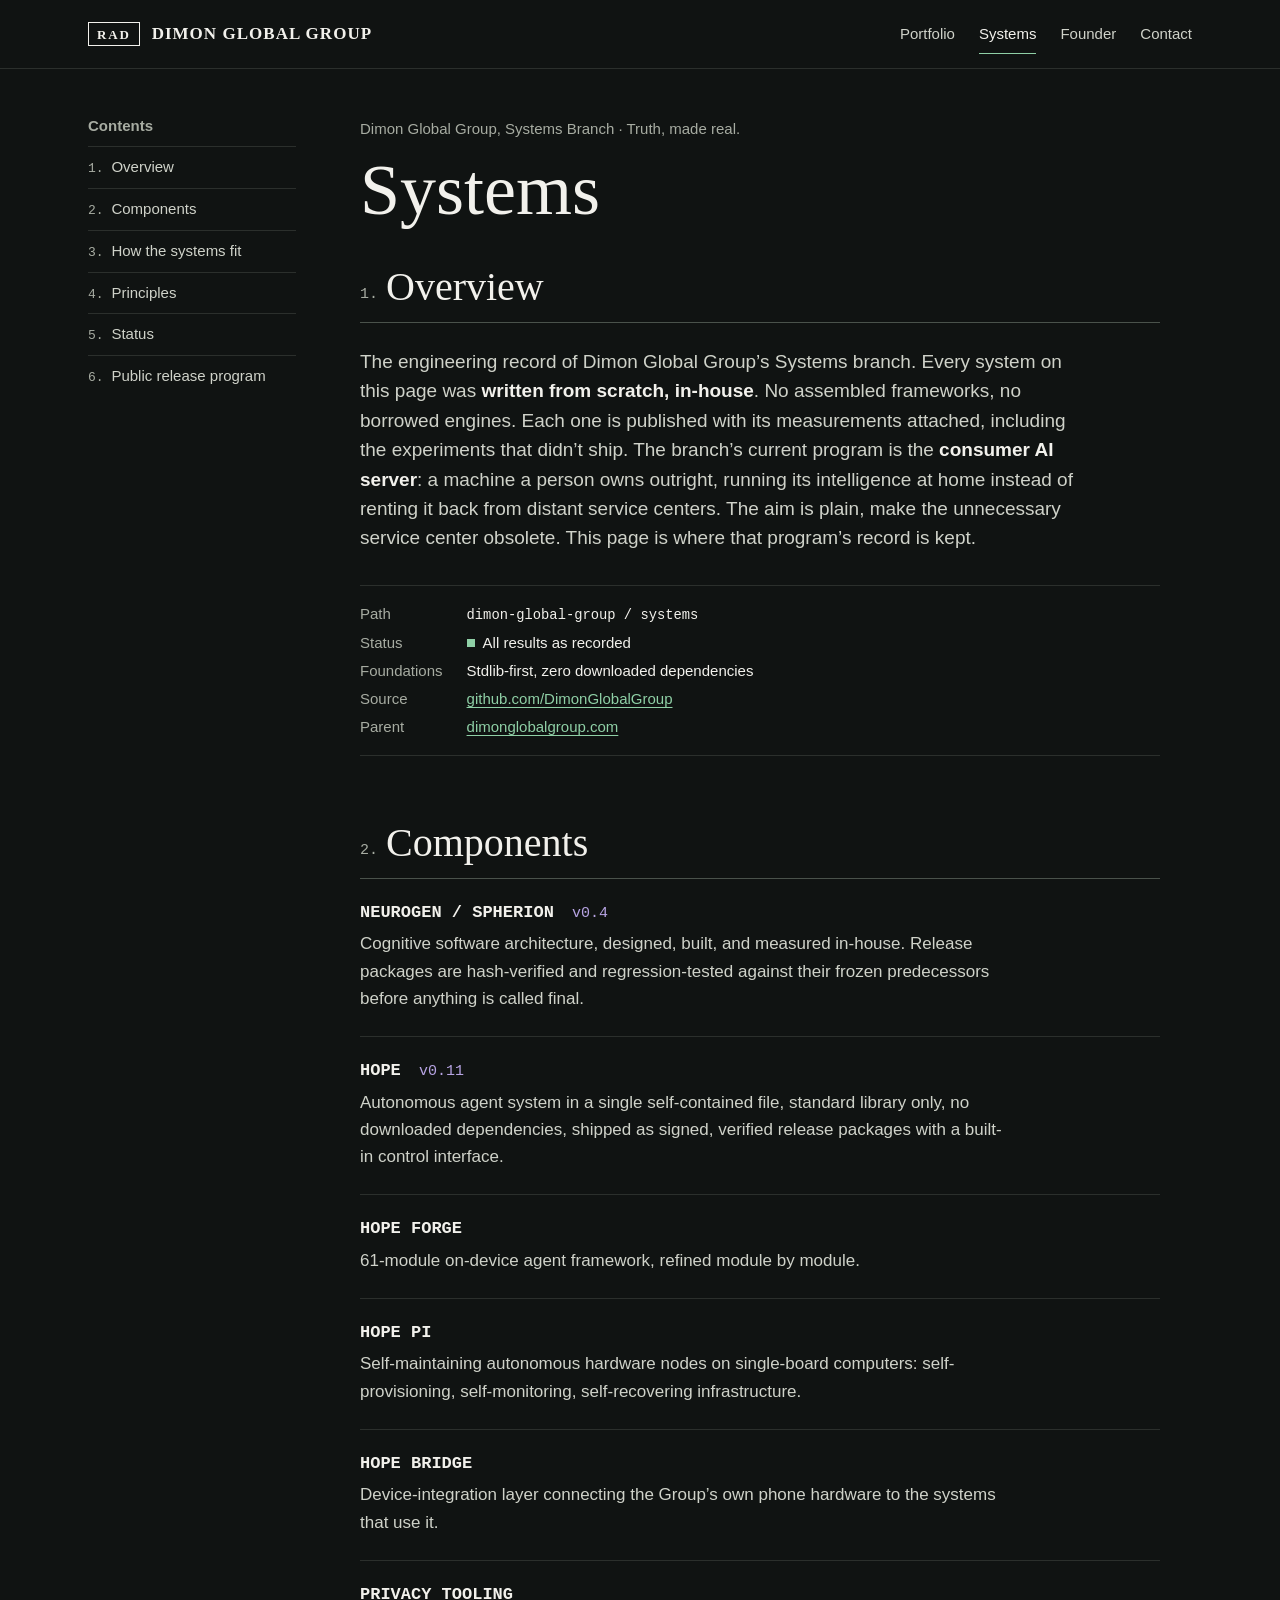
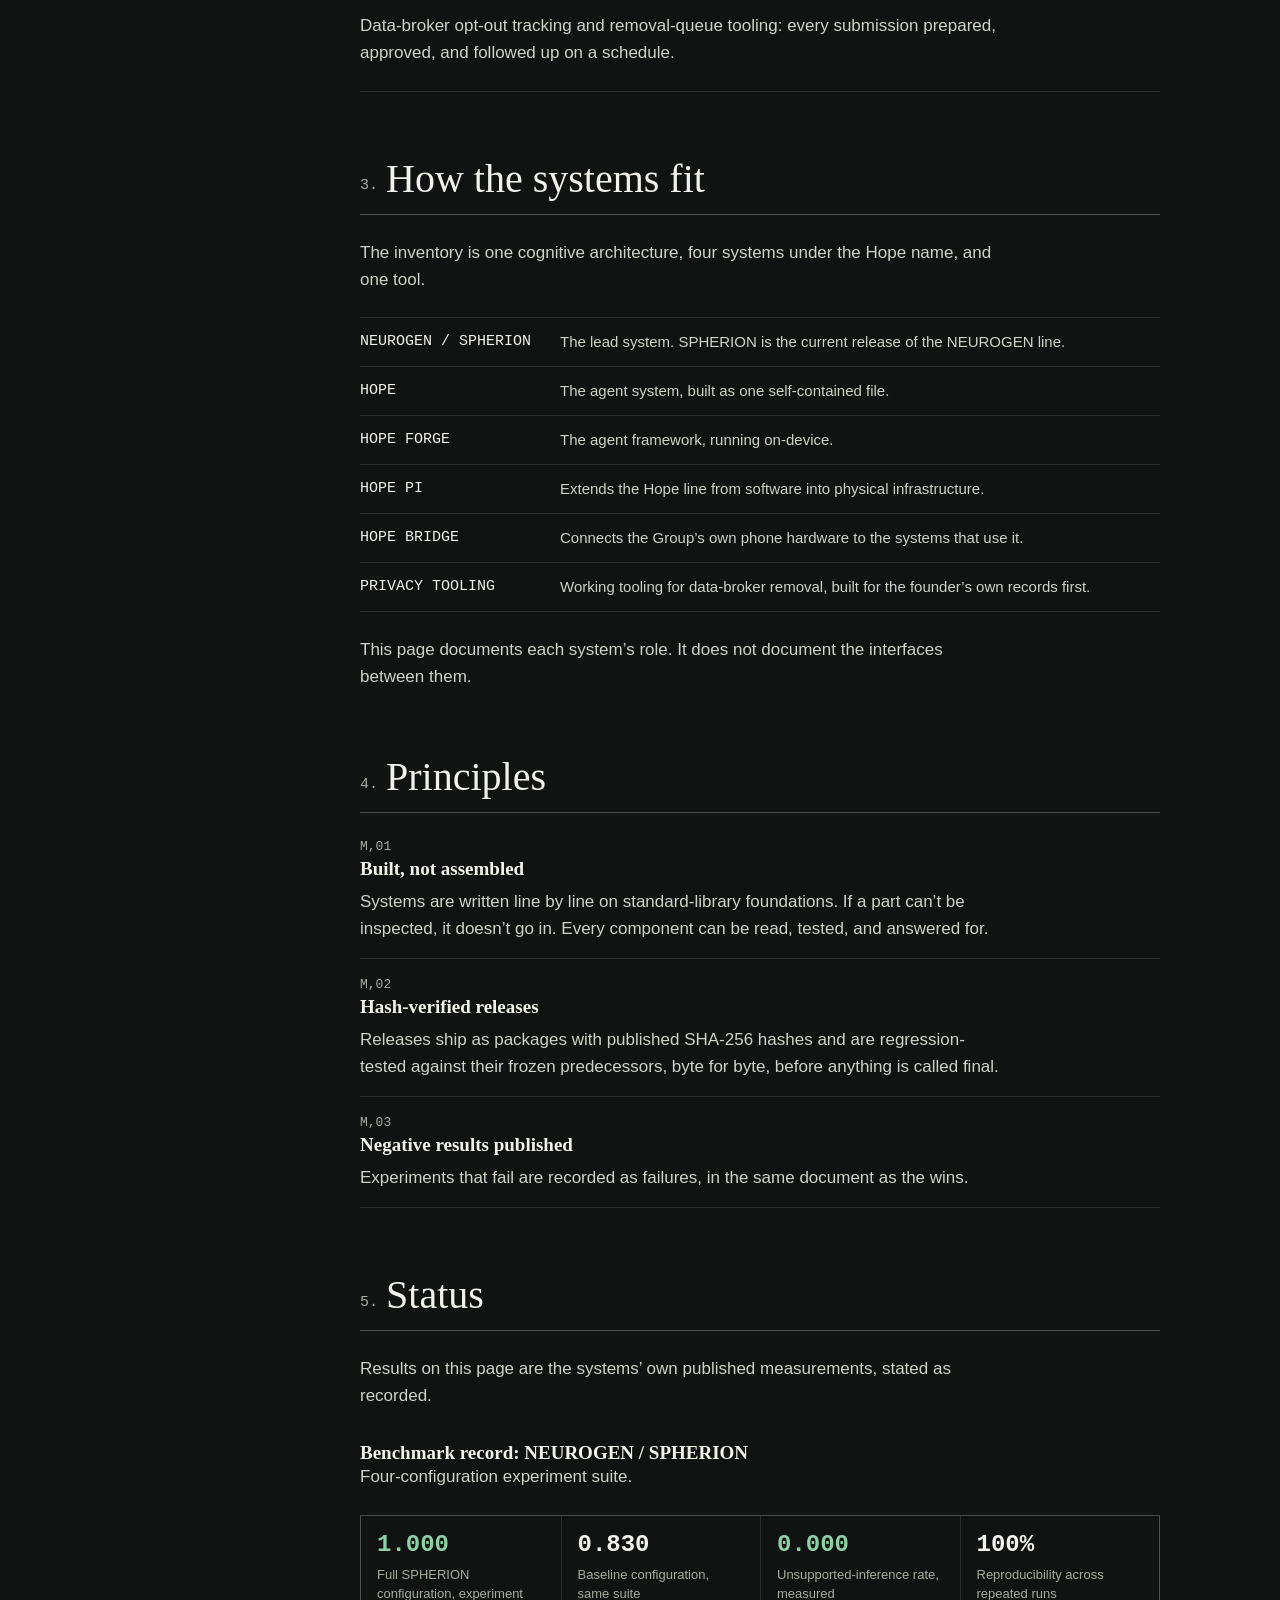
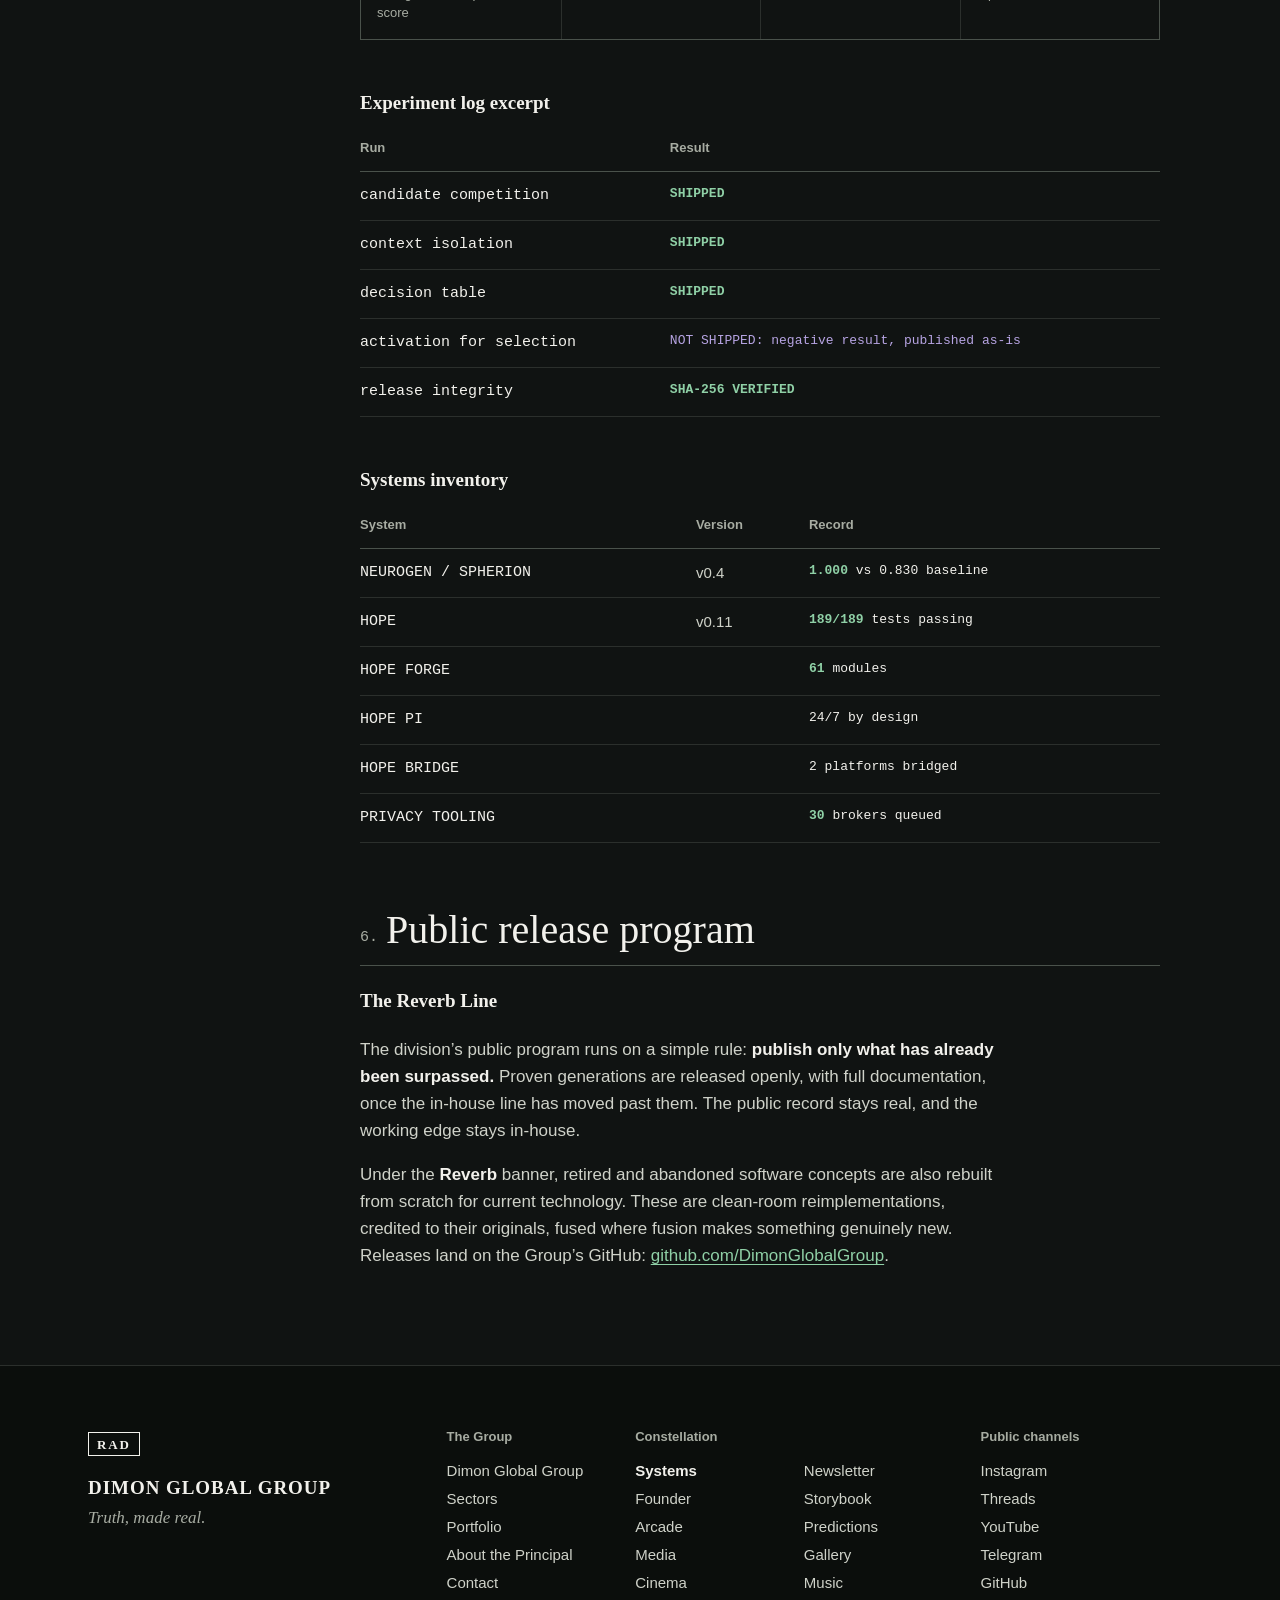
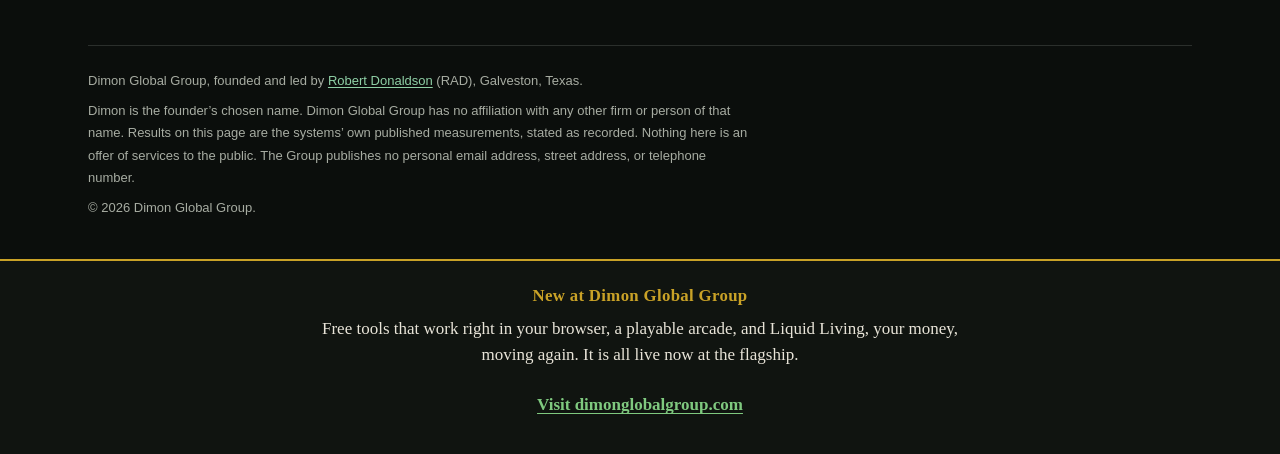
<file: index.html>
<!doctype html>
<html lang="en">
<head>
<meta charset="utf-8" />
<meta name="viewport" content="width=device-width, initial-scale=1" />
<meta name="referrer" content="strict-origin-when-cross-origin" />
<meta name="description" content="Dimon Global Group, Systems. The engineering record: cognitive architectures, autonomous agents, and self-maintaining hardware nodes, built from scratch and published with their measurements." />
<link rel="canonical" href="https://dimonglobalgroup.github.io/" />
<title>Systems, Dimon Global Group</title>
<meta property="og:type" content="website" />
<meta property="og:site_name" content="Dimon Global Group" />
<meta property="og:title" content="Systems, Dimon Global Group | Robert Donaldson, Founder" />
<meta property="og:description" content="Dimon Global Group, Systems. The engineering record: cognitive architectures, autonomous agents, and self-maintaining hardware nodes, built from scratch and published with their measurements." />
<meta property="og:url" content="https://dimonglobalgroup.github.io/" />
<meta property="og:image" content="https://dimonglobalgroup.com/assets/portrait.jpg" />
<meta name="twitter:card" content="summary_large_image" />
<meta name="twitter:title" content="Systems, Dimon Global Group | Robert Donaldson, Founder" />
<meta name="twitter:description" content="Dimon Global Group, Systems. The engineering record: cognitive architectures, autonomous agents, and self-maintaining hardware nodes, built from scratch and published with their measurements." />
<meta name="twitter:image" content="https://dimonglobalgroup.com/assets/portrait.jpg" />

<meta name="theme-color" content="#101312" />
<link rel="icon" href="data:image/svg+xml,%3Csvg xmlns='http://www.w3.org/2000/svg' viewBox='0 0 64 64'%3E%3Crect width='64' height='64' fill='%23101312'/%3E%3Ctext x='32' y='43' font-family='Georgia,serif' font-size='32' fill='%23f2f1ec' text-anchor='middle'%3ED%3C/text%3E%3C/svg%3E" />
<style>
/* DGG-TOKENS:BEGIN - identical in every page of the estate */
:root{
  /* Colour: ink range (flagship hero and footer values) */
  --ink-950:#0b0e0c; --ink-900:#101312; --ink-800:#181c19;
  --ink-line:#2b2f2c; --ink-line-strong:#4a524b;
  --bone-100:#f2f1ec; --bone-300:#cfd2c9; --bone-500:#a7aca2;
  /* Colour: paper range (flagship body and founder values) */
  --paper-0:#ffffff; --paper-100:#f5f4f0; --paper-200:#eceae3;
  --paper-line:#d8d5cb; --paper-line-strong:#b9b5a8;
  --graphite-900:#16181a; --graphite-700:#3c4043; --graphite-500:#5d6157;
  /* Colour: the two identity accents, one tone for each surface */
  --green-300:#8fd0a6; --green-700:#1e6b3c; --green-600:#2a8a50;
  --purple-300:#b7a4e3; --purple-700:#5b4390;
  --blueprint:#123a56; --blueprint-text:#dbe6ee;

  /* Surface roles: ink is the default surface */
  --surface:var(--ink-900); --surface-raised:var(--ink-800);
  --text:var(--bone-100); --text-soft:var(--bone-300); --text-muted:var(--bone-500);
  --line:var(--ink-line); --line-strong:var(--ink-line-strong);
  --accent:var(--green-300); --accent-2:var(--purple-300);

  /* Type */
  --serif:Georgia, "Times New Roman", Times, serif;
  --sans:-apple-system, "Segoe UI", "Helvetica Neue", Helvetica, Arial, sans-serif;
  --mono:ui-monospace, "SF Mono", Menlo, Consolas, "Liberation Mono", monospace;
  --t-xs:.8125rem; --t-sm:.9375rem; --t-base:1.0625rem; --t-md:1.1875rem; --t-lg:1.5rem;
  --t-xl:clamp(1.75rem, 1.4rem + 1.4vw, 2.5rem);
  --t-2xl:clamp(2.5rem, 1.7rem + 3.6vw, 4.5rem);
  --t-display:clamp(3.5rem, 1.6rem + 7vw, 6.25rem);

  /* Space: 8px grid */
  --s-1:.25rem; --s-2:.5rem; --s-3:.75rem; --s-4:1rem; --s-5:1.5rem;
  --s-6:2rem; --s-7:3rem; --s-8:4rem; --s-9:6rem; --s-10:8rem;

  /* Layout */
  --w-page:74rem; --w-read:45rem; --gutter:clamp(1rem, .4rem + 3vw, 2.5rem);
  --header-h:4.25rem;
}
.on-paper{
  --surface:var(--paper-100); --surface-raised:var(--paper-0);
  --text:var(--graphite-900); --text-soft:var(--graphite-700); --text-muted:var(--graphite-500);
  --line:var(--paper-line); --line-strong:var(--paper-line-strong);
  --accent:var(--green-700); --accent-2:var(--purple-700);
}
.on-ink{
  --surface:var(--ink-900); --surface-raised:var(--ink-800);
  --text:var(--bone-100); --text-soft:var(--bone-300); --text-muted:var(--bone-500);
  --line:var(--ink-line); --line-strong:var(--ink-line-strong);
  --accent:var(--green-300); --accent-2:var(--purple-300);
}
/* DGG-TOKENS:END */
/* DGG-COMPONENTS:BEGIN - shared base, header, footer, buttons */
*,*::before,*::after{ box-sizing:border-box; }
html{ scroll-behavior:smooth; scroll-padding-top:calc(var(--header-h) + var(--s-4)); -webkit-text-size-adjust:100%; }
body{ margin:0; background:var(--surface); color:var(--text); font-family:var(--sans); font-size:var(--t-base); line-height:1.6; -webkit-font-smoothing:antialiased; }
img{ display:block; max-width:100%; height:auto; }
h1,h2,h3,h4{ font-family:var(--serif); font-weight:500; line-height:1.15; margin:0; }
p{ margin:0; }
a{ color:var(--accent); text-decoration:underline; text-decoration-thickness:1px; text-underline-offset:.18em; }
a:hover{ text-decoration-thickness:2px; }
:focus-visible{ outline:2px solid var(--accent); outline-offset:3px; }
.on-paper,.on-ink{ background:var(--surface); color:var(--text); }
.wrap{ max-width:var(--w-page); margin-inline:auto; padding-inline:var(--gutter); }
.skip-link{ position:absolute; left:-9999px; top:0; z-index:50; background:var(--paper-0); color:var(--graphite-900); padding:var(--s-3) var(--s-4); font-size:var(--t-sm); font-weight:600; }
.skip-link:focus{ left:0; }
.visually-hidden{ position:absolute; width:1px; height:1px; overflow:hidden; clip-path:inset(50%); white-space:nowrap; }

.topbar{ position:sticky; top:0; z-index:20; background:var(--ink-900); border-bottom:1px solid var(--ink-line); }
.topbar-in{ display:flex; align-items:center; justify-content:space-between; gap:var(--s-5); min-height:var(--header-h); }
.brand{ display:inline-flex; align-items:center; gap:var(--s-3); color:var(--bone-100); text-decoration:none; }
.mono-mark{ font-family:var(--serif); font-weight:600; font-size:var(--t-xs); letter-spacing:.14em; border:1.5px solid currentColor; padding:.3125rem .5rem .25rem; line-height:1; white-space:nowrap; }
.brand-name{ font-family:var(--serif); font-weight:600; font-size:var(--t-base); letter-spacing:.06em; white-space:nowrap; }
.nav{ display:flex; gap:var(--s-5); font-size:var(--t-sm); }
.nav a{ color:var(--bone-300); text-decoration:none; padding-block:var(--s-2); }
.nav a:hover{ color:var(--green-300); }
.nav a[aria-current="page"]{ color:var(--bone-100); box-shadow:inset 0 -1px 0 var(--green-300); }

.btn{ display:inline-block; padding:.75rem 1.375rem; font-size:var(--t-sm); font-weight:600; border:1px solid var(--line-strong); color:var(--text); text-decoration:none; }
.btn:hover{ border-color:var(--accent); color:var(--accent); }
.btn-solid{ background:var(--green-700); border-color:var(--green-700); color:#fff; }
.btn-solid:hover{ background:var(--green-600); border-color:var(--green-600); color:#fff; }
.btn-row{ display:flex; flex-wrap:wrap; gap:var(--s-3); }

.sec-head{ border-top:1px solid var(--line-strong); padding-top:var(--s-5); margin-bottom:var(--s-6); }
.sec-head h2{ font-size:var(--t-xl); }
.sec-head p{ color:var(--text-muted); margin-top:var(--s-2); }

.frame{ position:relative; border:1px solid var(--line-strong); padding:.625rem; background:var(--surface-raised); }
.frame-inner{ position:relative; overflow:hidden; background:var(--ink-950); }
.frame-inner img{ position:relative; width:100%; object-fit:cover; }
.frame-fallback{ position:absolute; inset:0; display:grid; place-items:center; color:var(--bone-500); }
img.img-missing{ opacity:0; }

.site-foot{ background:var(--ink-950); color:var(--bone-100); border-top:1px solid var(--ink-line); }
.foot-top{ display:grid; grid-template-columns:minmax(14rem,1fr) 2.4fr; gap:var(--s-7); padding-block:var(--s-8) var(--s-7); }
.foot-name{ font-family:var(--serif); font-size:var(--t-md); font-weight:600; letter-spacing:.05em; margin-top:var(--s-4); }
.foot-tag{ font-family:var(--serif); font-style:italic; color:var(--bone-500); }
.foot-nav{ display:grid; grid-template-columns:1fr 2fr 1.35fr; gap:var(--s-6); font-size:var(--t-sm); }
.foot-nav h2{ font-family:var(--sans); font-size:var(--t-xs); font-weight:600; color:var(--bone-500); margin-bottom:var(--s-3); }
.foot-nav ul{ list-style:none; margin:0; padding:0; }
.foot-nav .two-col{ columns:2; column-gap:var(--s-5); }
.foot-nav li{ break-inside:avoid; padding-block:.125rem; }
.foot-nav a{ color:var(--bone-300); text-decoration:none; }
.foot-nav a:hover{ color:var(--green-300); text-decoration:underline; }
.foot-nav a[aria-current="page"]{ color:var(--bone-100); font-weight:600; }
.foot-legal{ border-top:1px solid var(--ink-line); padding-block:var(--s-5) var(--s-6); font-size:var(--t-xs); color:var(--bone-500); line-height:1.7; }
.foot-legal p{ max-width:92ch; margin-bottom:var(--s-2); }

@media (max-width:56rem){
  .foot-top{ grid-template-columns:1fr; gap:var(--s-6); }
  .foot-nav{ grid-template-columns:1fr 1fr; }
  .foot-nav > div:nth-child(2){ grid-column:1 / -1; grid-row:1; }
}
@media (max-width:40rem){
  html{ scroll-padding-top:calc(var(--header-h) + var(--s-7)); }
  .topbar-in{ flex-wrap:wrap; gap:0; padding-block:var(--s-2); }
  .nav{ width:100%; justify-content:space-between; gap:var(--s-3); }
  .brand-name{ font-size:var(--t-sm); }
}
@media (prefers-reduced-motion:reduce){
  html{ scroll-behavior:auto; }
  *,*::before,*::after{ animation:none !important; transition:none !important; }
}
/* DGG-COMPONENTS:END */
/* Systems page: README layout */
.doc-layout{ display:grid; grid-template-columns:13rem minmax(0,1fr); gap:var(--s-8); padding-block:var(--s-7) var(--s-9); }
.toc{ position:sticky; top:calc(var(--header-h) + var(--s-6)); align-self:start; font-size:var(--t-sm); }
.toc h2{ font-family:var(--sans); font-size:var(--t-sm); font-weight:600; color:var(--text-muted); margin-bottom:var(--s-3); }
.toc ol{ list-style:none; counter-reset:t; margin:0; padding:0; }
.toc li{ counter-increment:t; border-top:1px solid var(--line); }
.toc a{ display:block; padding-block:var(--s-2); color:var(--text-soft); text-decoration:none; }
.toc a::before{ content:counter(t) ". "; color:var(--text-muted); font-family:var(--mono); font-size:var(--t-xs); }
.toc a:hover{ color:var(--accent); }

.doc{ max-width:50rem; min-width:0; }
.doc h1{ font-size:var(--t-2xl); font-weight:500; }
.doc .division{ color:var(--text-muted); font-size:var(--t-sm); margin-bottom:var(--s-2); }
.doc section{ padding-top:var(--s-8); }
.doc h2{ font-size:var(--t-xl); padding-bottom:var(--s-3); border-bottom:1px solid var(--line-strong); margin-bottom:var(--s-5); }
.doc h2 .idx{ color:var(--text-muted); font-family:var(--mono); font-size:var(--t-sm); margin-right:var(--s-2); vertical-align:.15em; }
.doc h3{ font-size:var(--t-md); font-weight:600; }
.doc p{ color:var(--text-soft); max-width:68ch; }
.doc p + p{ margin-top:var(--s-4); }
.doc b{ color:var(--text); font-weight:600; }
.doc code,.name-id{ font-family:var(--mono); font-size:.92em; color:var(--text); }
.lede{ font-size:var(--t-md); line-height:1.55; margin-top:var(--s-4); }

.meta{ display:grid; grid-template-columns:auto 1fr; gap:var(--s-1) var(--s-5); margin:var(--s-6) 0 0; padding-block:var(--s-4); border-block:1px solid var(--line); font-size:var(--t-sm); }
.meta dt{ color:var(--text-muted); }
.meta dd{ margin:0; color:var(--text); min-width:0; overflow-wrap:anywhere; }
.meta .ok::before{ content:""; display:inline-block; width:.5rem; height:.5rem; background:var(--accent); margin-right:var(--s-2); vertical-align:.08em; }

.comp{ padding-block:var(--s-5); border-bottom:1px solid var(--line); }
.comp:first-of-type{ padding-top:0; }
.comp h3{ font-family:var(--mono); font-size:var(--t-base); }
.comp h3 .v{ color:var(--accent-2); font-size:var(--t-sm); font-weight:400; margin-left:var(--s-2); }
.comp p{ margin-top:var(--s-2); }

.fit{ margin:var(--s-5) 0 0; padding:0; list-style:none; }
.fit li{ display:grid; grid-template-columns:11.5rem minmax(0,1fr); gap:var(--s-4); padding-block:var(--s-3); border-top:1px solid var(--line); color:var(--text-soft); font-size:var(--t-sm); }
.fit li:last-child{ border-bottom:1px solid var(--line); }
.fit .name-id{ font-size:var(--t-sm); }
.after-list{ margin-top:var(--s-5); }

.pr{ padding-block:var(--s-4); border-bottom:1px solid var(--line); }
.pr:first-of-type{ padding-top:0; }
.pr p{ margin-top:var(--s-2); }
.pr .k{ font-family:var(--mono); font-size:var(--t-xs); color:var(--text-muted); margin:0; }

.bench{ display:grid; grid-template-columns:repeat(4,1fr); margin:var(--s-5) 0 0; border:1px solid var(--line-strong); }
.bench div{ padding:var(--s-4); border-left:1px solid var(--line); }
.bench div:first-child{ border-left:none; }
.bench dd{ margin:0; font-family:var(--mono); font-size:var(--t-lg); font-weight:600; line-height:1.1; color:var(--text); }
.bench dd.g{ color:var(--accent); }
.bench dt{ margin-top:var(--s-2); font-size:var(--t-xs); line-height:1.45; color:var(--text-muted); }
.bench div{ display:flex; flex-direction:column-reverse; justify-content:flex-end; }

.table-scroll{ overflow-x:auto; margin-top:var(--s-4); }
.spec{ width:100%; border-collapse:collapse; font-size:var(--t-sm); }
.spec caption{ text-align:left; color:var(--text); font-family:var(--serif); font-size:var(--t-md); font-weight:600; padding-bottom:var(--s-2); }
.spec th,.spec td{ text-align:left; padding:var(--s-3) var(--s-4) var(--s-3) 0; border-bottom:1px solid var(--line); vertical-align:top; }
.spec thead th{ color:var(--text-muted); font-size:var(--t-xs); font-weight:600; border-bottom-color:var(--line-strong); }
.spec tbody th{ font-family:var(--mono); font-weight:400; color:var(--text); }
.spec td{ color:var(--text-soft); }
.spec td.res{ font-family:var(--mono); font-size:var(--t-xs); color:var(--text); }
.spec td.res b{ color:var(--accent); }
.spec td.neg{ color:var(--accent-2); }
.h-sub{ margin-top:var(--s-6); }

.release-note{ margin-top:var(--s-5); }

@media (max-width:60rem){
  .doc-layout{ grid-template-columns:1fr; gap:var(--s-6); padding-top:var(--s-6); }
  .toc{ position:static; }
  .doc{ order:2; max-width:none; }
  .toc{ order:1; }
  .doc section{ padding-top:var(--s-7); }
}
@media (max-width:40rem){
  .bench{ grid-template-columns:1fr 1fr; }
  .bench div:nth-child(3){ border-left:none; }
  .bench div:nth-child(n+3){ border-top:1px solid var(--line); }
  .fit li{ grid-template-columns:1fr; gap:var(--s-1); }
  .spec th,.spec td{ padding-right:var(--s-3); }
}
</style>
<script type="application/ld+json">
{
  "@context": "https://schema.org",
  "@type": "Person",
  "name": "Robert Donaldson",
  "alternateName": "RAD",
  "jobTitle": "Founder",
  "worksFor": { "@type": "Organization", "name": "Dimon Global Group", "url": "https://dimonglobalgroup.com/" },
  "address": { "@type": "PostalAddress", "addressLocality": "Galveston", "addressRegion": "TX", "addressCountry": "US" },
  "url": "https://dimonglobalgroup.com/"
}
</script>
<style>
/* ==== ESTATE RESPONSIVE STANDARD v1, 2026-11-10 ====
   Phone-first touch layer for the whole public estate (Robert's order,
   Nov 10 2026: every public page adapts to phone, tablet, and desktop).
   Additive only: every rule sits inside the small-screen query below,
   so desktop rendering is unchanged. No images touched; CSS sizing only.
   Standard + regression gate: RESPONSIVE-STANDARD.md in this project.
   Verify at 390 / 768 / 1280 before any deploy. */
@media (max-width: 820px) {
  .brand { min-height: 44px; display: inline-flex; align-items: center; }
  .topbar .nav { flex-wrap: wrap; }
  .topbar .nav a { min-height: 44px; display: inline-flex; align-items: center; padding-left: .55rem; padding-right: .55rem; }
  .foot-nav a { min-height: 44px; display: flex; align-items: center; }
  .constellation a { min-height: 44px; }
  .toc a { min-height: 44px; display: flex; align-items: center; }
  .tabs a, .jump a, .rail a { min-height: 44px; display: inline-flex; align-items: center; padding-left: .55rem; padding-right: .55rem; }
  .btn { min-height: 44px; display: inline-flex; align-items: center; justify-content: center; }
  img, video, canvas { max-width: 100%; height: auto; }
  dd a { min-height: 44px; display: inline-flex; align-items: center; }
}
</style>
</head>
<body>
<a class="skip-link" href="#main">Skip to content</a>
<header class="topbar">
  <div class="wrap topbar-in">
    <a class="brand" href="https://dimonglobalgroup.com/" aria-label="Dimon Global Group, home">
      <span class="mono-mark">RAD</span>
      <span class="brand-name">DIMON GLOBAL GROUP</span>
    </a>
    <nav class="nav" aria-label="Primary">
      <a href="https://dimonglobalgroup.com/#projects">Portfolio</a>
      <a href="https://dimonglobalgroup.github.io/" aria-current="page">Systems</a>
      <a href="https://dimonglobalgroup.github.io/dgg-founder/">Founder</a>
      <a href="https://dimonglobalgroup.com/#contact">Contact</a>
    </nav>
  </div>
</header>
<main id="main" class="wrap">
  <div class="doc-layout">
    <nav class="toc" aria-labelledby="toc-h">
      <h2 id="toc-h">Contents</h2>
      <ol>
        <li><a href="#overview">Overview</a></li>
        <li><a href="#components">Components</a></li>
        <li><a href="#fit">How the systems fit</a></li>
        <li><a href="#principles">Principles</a></li>
        <li><a href="#status">Status</a></li>
        <li><a href="#release">Public release program</a></li>
      </ol>
    </nav>
    <div class="doc">
      <header>
        <p class="division">Dimon Global Group, Systems Branch · Truth, made real.</p>
        <h1>Systems</h1>
      </header>

      <section style="padding-top:var(--s-6)" aria-labelledby="overview">
        <h2 id="overview"><span class="idx">1.</span>Overview</h2>
        <p class="lede">The engineering record of Dimon Global Group&rsquo;s Systems branch. Every system on this page was <b>written from scratch, in-house</b>. No assembled frameworks, no borrowed engines. Each one is published with its measurements attached, including the experiments that didn&rsquo;t ship. The branch&rsquo;s current program is the <b>consumer AI server</b>: a machine a person owns outright, running its intelligence at home instead of renting it back from distant service centers. The aim is plain, make the unnecessary service center obsolete. This page is where that program&rsquo;s record is kept.</p>
        <dl class="meta">
          <dt>Path</dt><dd><code>dimon-global-group / systems</code></dd>
          <dt>Status</dt><dd class="ok">All results as recorded</dd>
          <dt>Foundations</dt><dd>Stdlib-first, zero downloaded dependencies</dd>
          <dt>Source</dt><dd><a href="https://github.com/DimonGlobalGroup" target="_blank" rel="noopener">github.com/DimonGlobalGroup</a></dd>
          <dt>Parent</dt><dd><a href="https://dimonglobalgroup.com/">dimonglobalgroup.com</a></dd>
        </dl>
      </section>

      <section aria-labelledby="components">
        <h2 id="components"><span class="idx">2.</span>Components</h2>
        <div class="comp">
          <h3>NEUROGEN / SPHERION <span class="v">v0.4</span></h3>
          <p>Cognitive software architecture, designed, built, and measured in-house. Release packages are hash-verified and regression-tested against their frozen predecessors before anything is called final.</p>
        </div>
        <div class="comp">
          <h3>HOPE <span class="v">v0.11</span></h3>
          <p>Autonomous agent system in a single self-contained file, standard library only, no downloaded dependencies, shipped as signed, verified release packages with a built-in control interface.</p>
        </div>
        <div class="comp">
          <h3>HOPE FORGE</h3>
          <p>61-module on-device agent framework, refined module by module.</p>
        </div>
        <div class="comp">
          <h3>HOPE PI</h3>
          <p>Self-maintaining autonomous hardware nodes on single-board computers: self-provisioning, self-monitoring, self-recovering infrastructure.</p>
        </div>
        <div class="comp">
          <h3>HOPE BRIDGE</h3>
          <p>Device-integration layer connecting the Group&rsquo;s own phone hardware to the systems that use it.</p>
        </div>
        <div class="comp">
          <h3>PRIVACY TOOLING</h3>
          <p>Data-broker opt-out tracking and removal-queue tooling: every submission prepared, approved, and followed up on a schedule.</p>
        </div>
      </section>

      <section aria-labelledby="fit">
        <h2 id="fit"><span class="idx">3.</span>How the systems fit</h2>
        <p>The inventory is one cognitive architecture, four systems under the Hope name, and one tool.</p>
        <ul class="fit">
          <li><span class="name-id">NEUROGEN / SPHERION</span><span>The lead system. SPHERION is the current release of the NEUROGEN line.</span></li>
          <li><span class="name-id">HOPE</span><span>The agent system, built as one self-contained file.</span></li>
          <li><span class="name-id">HOPE FORGE</span><span>The agent framework, running on-device.</span></li>
          <li><span class="name-id">HOPE PI</span><span>Extends the Hope line from software into physical infrastructure.</span></li>
          <li><span class="name-id">HOPE BRIDGE</span><span>Connects the Group&rsquo;s own phone hardware to the systems that use it.</span></li>
          <li><span class="name-id">PRIVACY TOOLING</span><span>Working tooling for data-broker removal, built for the founder&rsquo;s own records first.</span></li>
        </ul>
        <p class="after-list">This page documents each system&rsquo;s role. It does not document the interfaces between them.</p>
      </section>

      <section aria-labelledby="principles">
        <h2 id="principles"><span class="idx">4.</span>Principles</h2>
        <div class="pr">
          <p class="k">M,01</p>
          <h3>Built, not assembled</h3>
          <p>Systems are written line by line on standard-library foundations. If a part can&rsquo;t be inspected, it doesn&rsquo;t go in. Every component can be read, tested, and answered for.</p>
        </div>
        <div class="pr">
          <p class="k">M,02</p>
          <h3>Hash-verified releases</h3>
          <p>Releases ship as packages with published SHA-256 hashes and are regression-tested against their frozen predecessors, byte for byte, before anything is called final.</p>
        </div>
        <div class="pr">
          <p class="k">M,03</p>
          <h3>Negative results published</h3>
          <p>Experiments that fail are recorded as failures, in the same document as the wins.</p>
        </div>
      </section>

      <section aria-labelledby="status">
        <h2 id="status"><span class="idx">5.</span>Status</h2>
        <p>Results on this page are the systems&rsquo; own published measurements, stated as recorded.</p>
        <h3 class="h-sub">Benchmark record: NEUROGEN / SPHERION</h3>
        <p>Four-configuration experiment suite.</p>
        <dl class="bench">
          <div><dt>Full SPHERION configuration, experiment score</dt><dd class="g">1.000</dd></div>
          <div><dt>Baseline configuration, same suite</dt><dd>0.830</dd></div>
          <div><dt>Unsupported-inference rate, measured</dt><dd class="g">0.000</dd></div>
          <div><dt>Reproducibility across repeated runs</dt><dd>100%</dd></div>
        </dl>

        <div class="table-scroll" role="region" aria-label="Experiment log excerpt" tabindex="0">
          <table class="spec">
            <caption class="h-sub">Experiment log excerpt</caption>
            <thead><tr><th scope="col">Run</th><th scope="col">Result</th></tr></thead>
            <tbody>
              <tr><th scope="row">candidate competition</th><td class="res"><b>SHIPPED</b></td></tr>
              <tr><th scope="row">context isolation</th><td class="res"><b>SHIPPED</b></td></tr>
              <tr><th scope="row">decision table</th><td class="res"><b>SHIPPED</b></td></tr>
              <tr><th scope="row">activation for selection</th><td class="res neg">NOT SHIPPED: negative result, published as-is</td></tr>
              <tr><th scope="row">release integrity</th><td class="res"><b>SHA-256 VERIFIED</b></td></tr>
            </tbody>
          </table>
        </div>

        <div class="table-scroll" role="region" aria-label="Systems inventory" tabindex="0">
          <table class="spec">
            <caption class="h-sub">Systems inventory</caption>
            <thead><tr><th scope="col">System</th><th scope="col">Version</th><th scope="col">Record</th></tr></thead>
            <tbody>
              <tr><th scope="row">NEUROGEN / SPHERION</th><td>v0.4</td><td class="res"><b>1.000</b> vs 0.830 baseline</td></tr>
              <tr><th scope="row">HOPE</th><td>v0.11</td><td class="res"><b>189/189</b> tests passing</td></tr>
              <tr><th scope="row">HOPE FORGE</th><td></td><td class="res"><b>61</b> modules</td></tr>
              <tr><th scope="row">HOPE PI</th><td></td><td class="res">24/7 by design</td></tr>
              <tr><th scope="row">HOPE BRIDGE</th><td></td><td class="res">2 platforms bridged</td></tr>
              <tr><th scope="row">PRIVACY TOOLING</th><td></td><td class="res"><b>30</b> brokers queued</td></tr>
            </tbody>
          </table>
        </div>
      </section>

      <section aria-labelledby="release">
        <h2 id="release"><span class="idx">6.</span>Public release program</h2>
        <h3>The Reverb Line</h3>
        <div class="release-note">
          <p>The division&rsquo;s public program runs on a simple rule: <b>publish only what has already been surpassed.</b> Proven generations are released openly, with full documentation, once the in-house line has moved past them. The public record stays real, and the working edge stays in-house.</p>
          <p>Under the <b>Reverb</b> banner, retired and abandoned software concepts are also rebuilt from scratch for current technology. These are clean-room reimplementations, credited to their originals, fused where fusion makes something genuinely new. Releases land on the Group&rsquo;s GitHub: <a href="https://github.com/DimonGlobalGroup" target="_blank" rel="noopener">github.com/DimonGlobalGroup</a>.</p>
        </div>
      </section>
    </div>
  </div>
</main>
<footer class="site-foot">
  <div class="wrap">
    <div class="foot-top">
      <div>
        <a class="brand" href="https://dimonglobalgroup.com/" aria-label="Dimon Global Group, home"><span class="mono-mark">RAD</span></a>
        <p class="foot-name">DIMON GLOBAL GROUP</p>
        <p class="foot-tag">Truth, made real.</p>
      </div>
      <nav class="foot-nav" aria-label="Footer">
        <div>
          <h2>The Group</h2>
          <ul>
          <li><a href="https://dimonglobalgroup.com/">Dimon Global Group</a></li>
          <li><a href="https://dimonglobalgroup.com/#projects">Sectors</a></li>
          <li><a href="https://dimonglobalgroup.com/#projects">Portfolio</a></li>
          <li><a href="https://dimonglobalgroup.com/#who-i-am">About the Principal</a></li>
          <li><a href="https://dimonglobalgroup.com/#contact">Contact</a></li>
          </ul>
        </div>
        <div>
          <h2>Constellation</h2>
          <ul class="two-col">
          <li><a href="https://dimonglobalgroup.github.io/" aria-current="page">Systems</a></li>
          <li><a href="https://dimonglobalgroup.github.io/dgg-founder/">Founder</a></li>
          <li><a href="https://dimonglobalgroup.github.io/dgg-arcade/">Arcade</a></li>
          <li><a href="https://dimonglobalgroup.github.io/dgg-media/">Media</a></li>
          <li><a href="https://dimonglobalgroup.github.io/dgg-cinema/">Cinema</a></li>
          <li><a href="https://dimonglobalgroup.github.io/dgg-newsletter/">Newsletter</a></li>
          <li><a href="https://dimonglobalgroup.github.io/dgg-storybook/">Storybook</a></li>
          <li><a href="https://dimonglobalgroup.github.io/dgg-predictions/">Predictions</a></li>
          <li><a href="https://dimonglobalgroup.github.io/dgg-gallery/">Gallery</a></li>
          <li><a href="https://dimonglobalgroup.github.io/dgg-music/">Music</a></li>
          </ul>
        </div>
        <div>
          <h2>Public channels</h2>
          <ul>
          <li><a href="https://www.instagram.com/thearchitectrad" target="_blank" rel="noopener">Instagram</a></li>
          <li><a href="https://www.threads.net/@thearchitectrad" target="_blank" rel="noopener">Threads</a></li>
          <li><a href="https://www.youtube.com/@RobertDonaldson-rad" target="_blank" rel="noopener">YouTube</a></li>
          <li><a href="https://t.me/RAD_Dimon" target="_blank" rel="noopener">Telegram</a></li>
          <li><a href="https://github.com/DimonGlobalGroup" target="_blank" rel="noopener">GitHub</a></li>
          </ul>
        </div>
      </nav>
    </div>
    <div class="foot-legal">
      <p>Dimon Global Group, founded and led by <a href="https://dimonglobalgroup.github.io/dgg-founder/">Robert Donaldson</a> (RAD), Galveston, Texas.</p>
      <p>Dimon is the founder&rsquo;s chosen name. Dimon Global Group has no affiliation with any other firm or person of that name. Results on this page are the systems&rsquo; own published measurements, stated as recorded. Nothing here is an offer of services to the public. The Group publishes no personal email address, street address, or telephone number.</p>
      <p>&copy; <span id="yr">2026</span> Dimon Global Group.</p>
    </div>
  </div>
</footer>
<script>
  (function () {
    var y = document.getElementById('yr');
    if (y) { y.textContent = new Date().getFullYear(); }
  })();
</script>

<div style="border-top:2px solid #c9a227;background:#101410;color:#e8e4d8;padding:22px 16px;text-align:center;font-family:Georgia,'Times New Roman',serif;">
  <p style="margin:0 0 6px;font-size:1.05rem;letter-spacing:.02em;"><strong style="color:#c9a227;">New at Dimon Global Group</strong></p>
  <p style="margin:0 auto 10px;max-width:640px;line-height:1.55;">Free tools that work right in your browser, a playable arcade, and Liquid Living, your money, moving again. It is all live now at the flagship.</p>
  <p style="margin:0;"><a href="https://dimonglobalgroup.com" style="color:#7fc97f;font-weight:bold;text-decoration:underline;display:inline-block;padding:13px 12px;">Visit dimonglobalgroup.com</a></p>
</div>
</body>
</html>
</file>
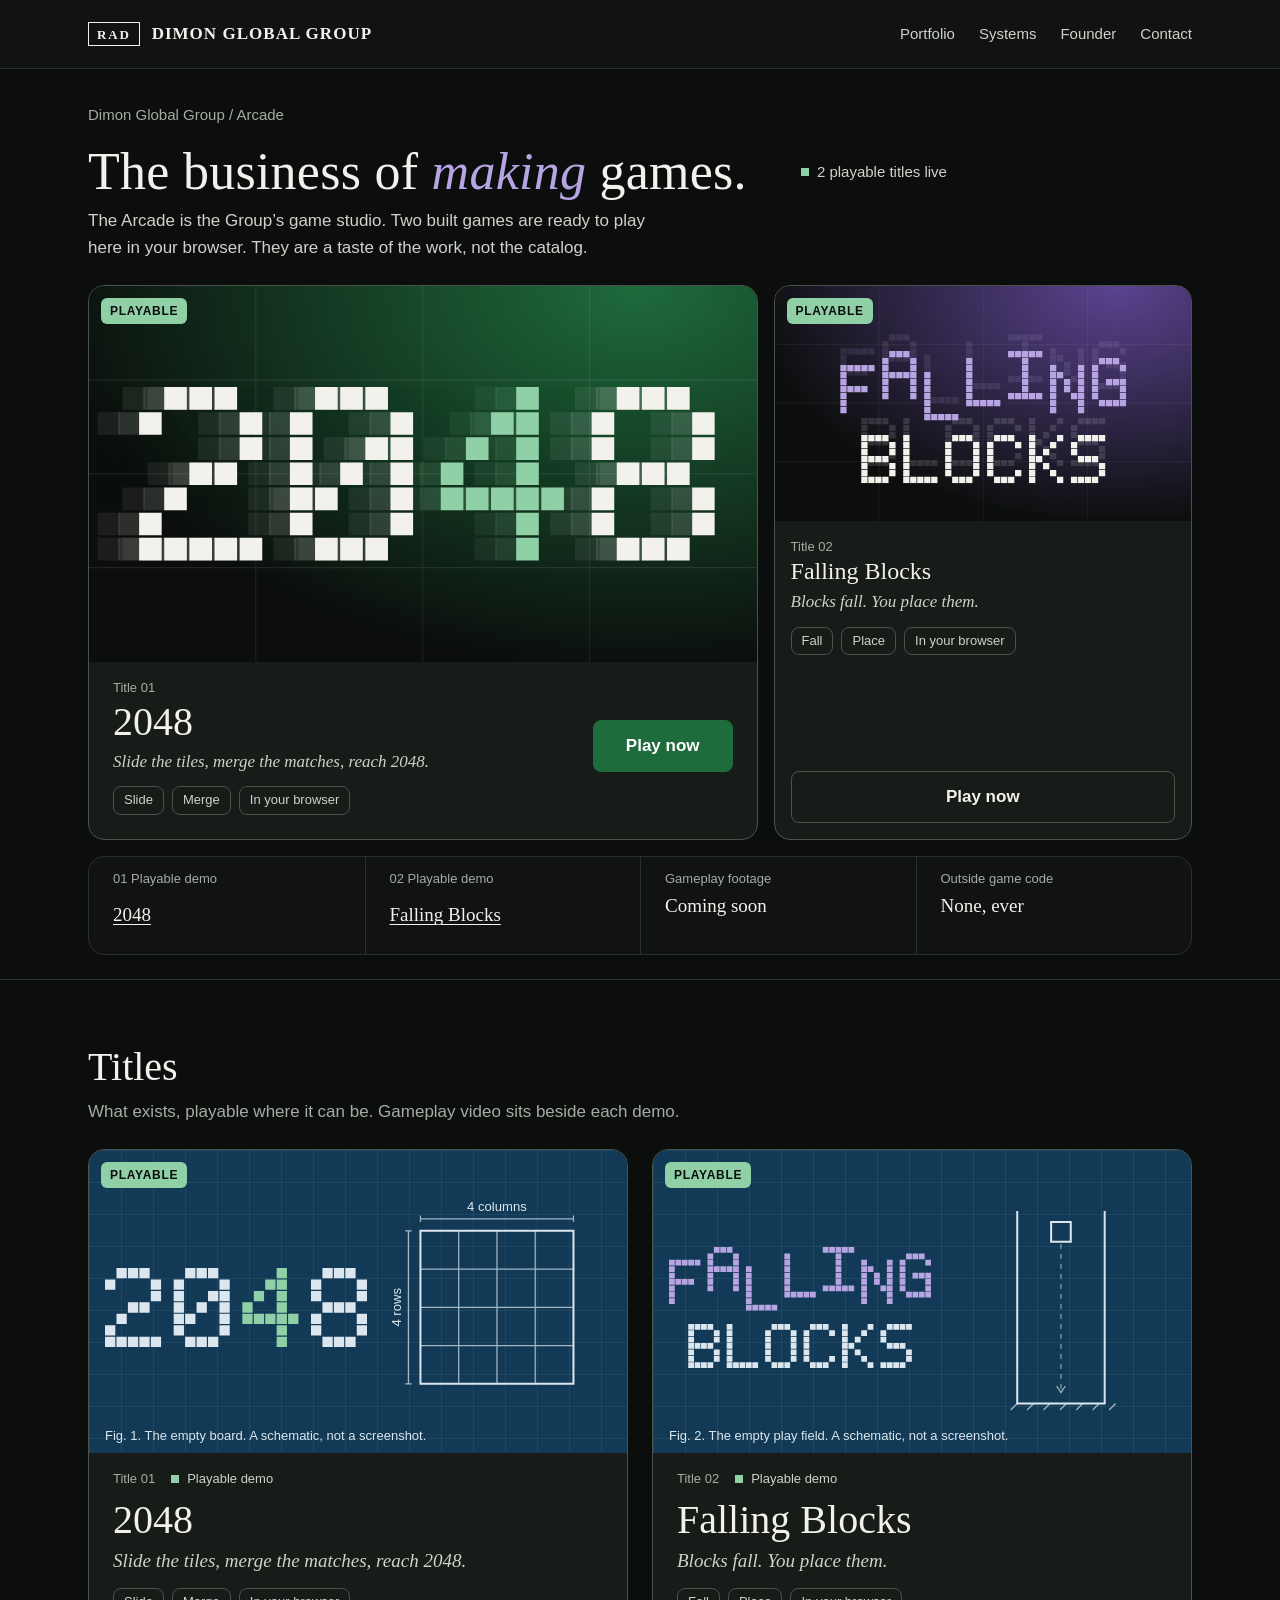
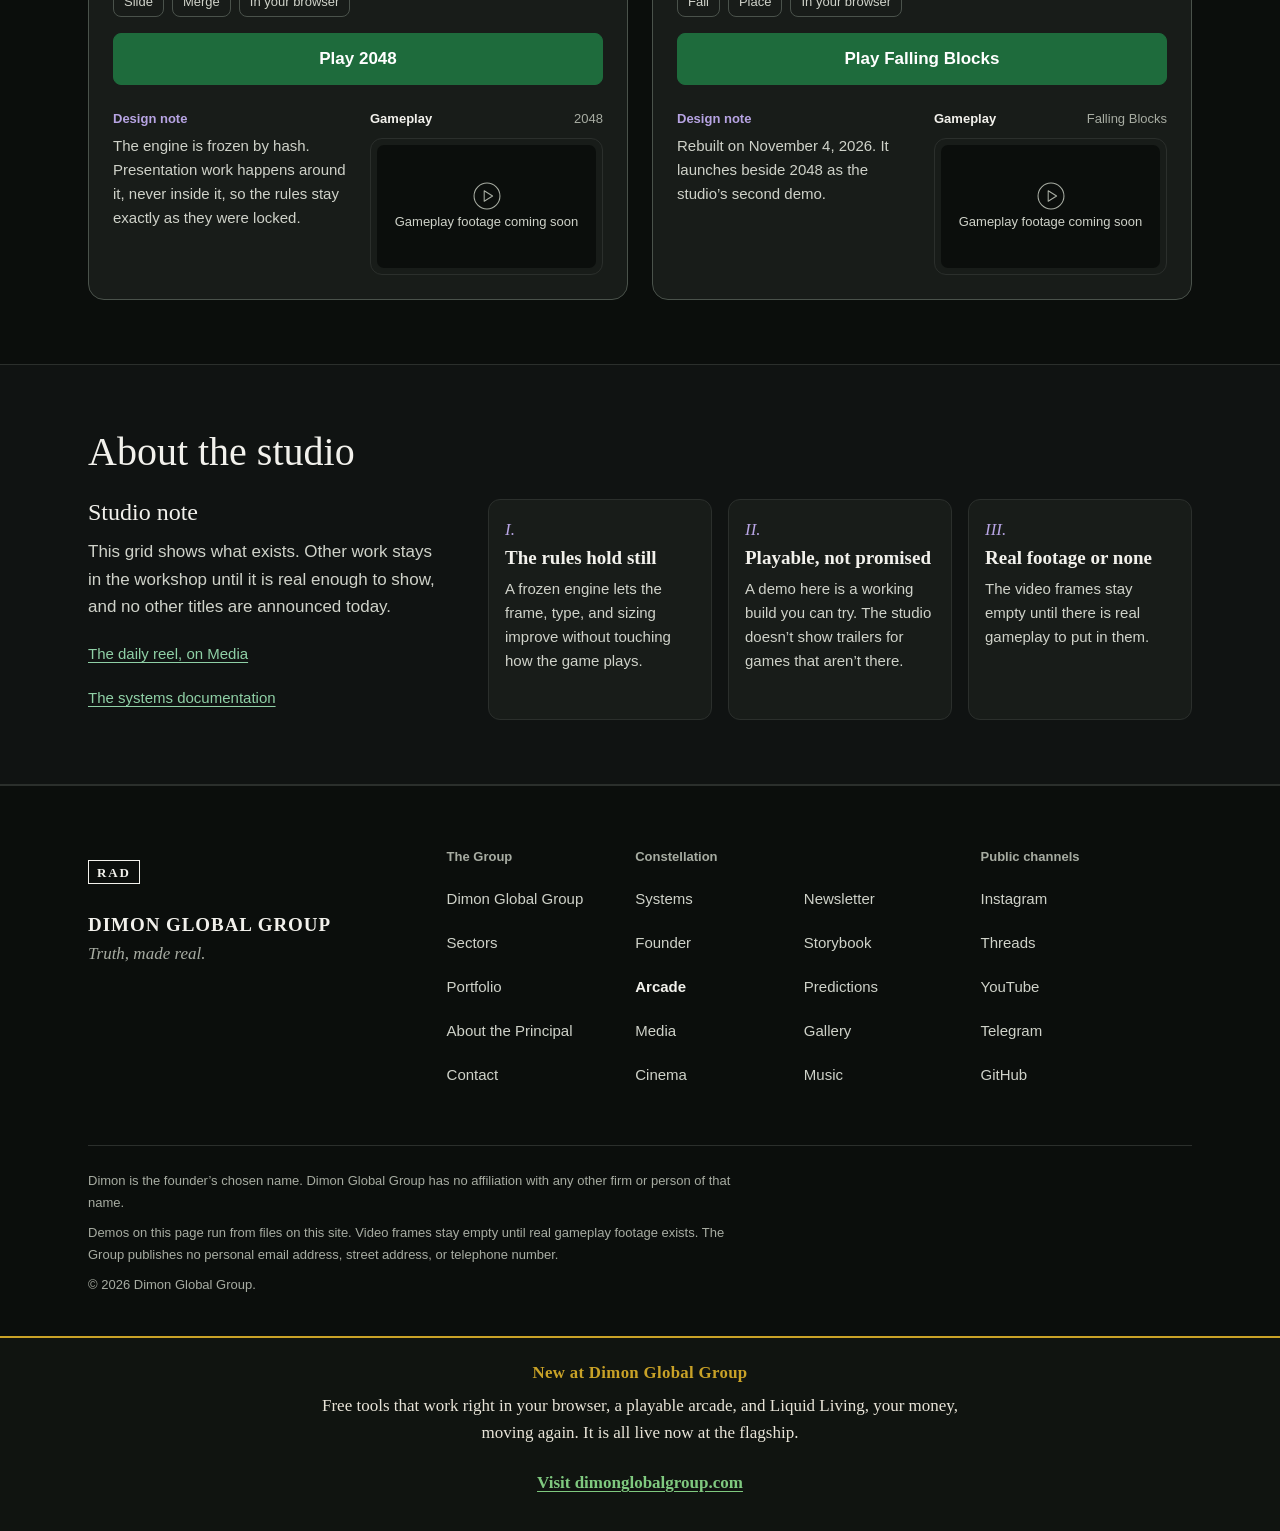
<file: dgg-arcade/index.html>
<!doctype html>
<html lang="en">
<head>
<meta charset="utf-8" />
<meta name="viewport" content="width=device-width, initial-scale=1" />
<meta name="referrer" content="strict-origin-when-cross-origin" />
<meta name="description" content="The Arcade is the game studio of Dimon Global Group: the business of making games. Two built games are playable here, a taste of the work and not the catalog." />
<link rel="canonical" href="https://dimonglobalgroup.github.io/dgg-arcade/" />
<meta property="og:type" content="website" />
<meta property="og:site_name" content="Dimon Global Group" />
<meta property="og:title" content="Arcade, Dimon Global Group" />
<meta property="og:description" content="The Arcade is the game studio of Dimon Global Group: the business of making games. Two built games are playable here, a taste of the work and not the catalog." />
<meta property="og:url" content="https://dimonglobalgroup.github.io/dgg-arcade/" />
<meta name="twitter:card" content="summary" />
<meta name="twitter:title" content="Arcade, Dimon Global Group" />
<meta name="twitter:description" content="The Arcade is the game studio of Dimon Global Group: the business of making games. Two built games are playable here, a taste of the work and not the catalog." />
<script type="application/ld+json">
{"@context": "https://schema.org", "@type": "WebPage", "name": "Arcade, Dimon Global Group", "url": "https://dimonglobalgroup.github.io/dgg-arcade/", "description": "The Arcade is the game studio of Dimon Global Group: the business of making games. Two built games are playable here, a taste of the work and not the catalog.", "isPartOf": {"@type": "WebSite", "name": "Dimon Global Group", "url": "https://dimonglobalgroup.com/"}, "publisher": {"@type": "Organization", "name": "Dimon Global Group", "url": "https://dimonglobalgroup.com/"}}
</script>
<title>Arcade, Dimon Global Group</title>
<meta name="theme-color" content="#101312" />
<link rel="icon" href="data:image/svg+xml,%3Csvg xmlns='http://www.w3.org/2000/svg' viewBox='0 0 64 64'%3E%3Crect width='64' height='64' fill='%23101312'/%3E%3Ctext x='32' y='43' font-family='Georgia,serif' font-size='32' fill='%23f2f1ec' text-anchor='middle'%3ED%3C/text%3E%3C/svg%3E" />
<style>
/* DGG-TOKENS:BEGIN - identical in every page of the estate */
:root{
  /* Colour: ink range (flagship hero and footer values) */
  --ink-950:#0b0e0c; --ink-900:#101312; --ink-800:#181c19;
  --ink-line:#2b2f2c; --ink-line-strong:#4a524b;
  --bone-100:#f2f1ec; --bone-300:#cfd2c9; --bone-500:#a7aca2;
  /* Colour: paper range (flagship body and founder values) */
  --paper-0:#ffffff; --paper-100:#f5f4f0; --paper-200:#eceae3;
  --paper-line:#d8d5cb; --paper-line-strong:#b9b5a8;
  --graphite-900:#16181a; --graphite-700:#3c4043; --graphite-500:#5d6157;
  /* Colour: the two identity accents, one tone for each surface */
  --green-300:#8fd0a6; --green-700:#1e6b3c; --green-600:#2a8a50;
  --purple-300:#b7a4e3; --purple-700:#5b4390;
  --blueprint:#123a56; --blueprint-text:#dbe6ee;

  /* Surface roles: ink is the default surface */
  --surface:var(--ink-900); --surface-raised:var(--ink-800);
  --text:var(--bone-100); --text-soft:var(--bone-300); --text-muted:var(--bone-500);
  --line:var(--ink-line); --line-strong:var(--ink-line-strong);
  --accent:var(--green-300); --accent-2:var(--purple-300);

  /* Type */
  --serif:Georgia, "Times New Roman", Times, serif;
  --sans:-apple-system, "Segoe UI", "Helvetica Neue", Helvetica, Arial, sans-serif;
  --mono:ui-monospace, "SF Mono", Menlo, Consolas, "Liberation Mono", monospace;
  --t-xs:.8125rem; --t-sm:.9375rem; --t-base:1.0625rem; --t-md:1.1875rem; --t-lg:1.5rem;
  --t-xl:clamp(1.75rem, 1.4rem + 1.4vw, 2.5rem);
  --t-2xl:clamp(2.5rem, 1.7rem + 3.6vw, 4.5rem);
  --t-display:clamp(3.5rem, 1.6rem + 7vw, 6.25rem);

  /* Space: 8px grid */
  --s-1:.25rem; --s-2:.5rem; --s-3:.75rem; --s-4:1rem; --s-5:1.5rem;
  --s-6:2rem; --s-7:3rem; --s-8:4rem; --s-9:6rem; --s-10:8rem;

  /* Layout */
  --w-page:74rem; --w-read:45rem; --gutter:clamp(1rem, .4rem + 3vw, 2.5rem);
  --header-h:4.25rem;
}
.on-paper{
  --surface:var(--paper-100); --surface-raised:var(--paper-0);
  --text:var(--graphite-900); --text-soft:var(--graphite-700); --text-muted:var(--graphite-500);
  --line:var(--paper-line); --line-strong:var(--paper-line-strong);
  --accent:var(--green-700); --accent-2:var(--purple-700);
}
.on-ink{
  --surface:var(--ink-900); --surface-raised:var(--ink-800);
  --text:var(--bone-100); --text-soft:var(--bone-300); --text-muted:var(--bone-500);
  --line:var(--ink-line); --line-strong:var(--ink-line-strong);
  --accent:var(--green-300); --accent-2:var(--purple-300);
}
/* DGG-TOKENS:END */
/* DGG-COMPONENTS:BEGIN - shared base, header, footer, buttons */
*,*::before,*::after{ box-sizing:border-box; }
html{ scroll-behavior:smooth; scroll-padding-top:calc(var(--header-h) + var(--s-4)); -webkit-text-size-adjust:100%; }
body{ margin:0; background:var(--surface); color:var(--text); font-family:var(--sans); font-size:var(--t-base); line-height:1.6; -webkit-font-smoothing:antialiased; }
img{ display:block; max-width:100%; height:auto; }
h1,h2,h3,h4{ font-family:var(--serif); font-weight:500; line-height:1.15; margin:0; }
p{ margin:0; }
a{ color:var(--accent); text-decoration:underline; text-decoration-thickness:1px; text-underline-offset:.18em; }
a:hover{ text-decoration-thickness:2px; }
:focus-visible{ outline:2px solid var(--accent); outline-offset:3px; }
.on-paper,.on-ink{ background:var(--surface); color:var(--text); }
.wrap{ max-width:var(--w-page); margin-inline:auto; padding-inline:var(--gutter); }
.skip-link{ position:absolute; left:-9999px; top:0; z-index:50; background:var(--paper-0); color:var(--graphite-900); padding:var(--s-3) var(--s-4); font-size:var(--t-sm); font-weight:600; }
.skip-link:focus{ left:0; }
.visually-hidden{ position:absolute; width:1px; height:1px; overflow:hidden; clip-path:inset(50%); white-space:nowrap; }

.topbar{ position:sticky; top:0; z-index:20; background:var(--ink-900); border-bottom:1px solid var(--ink-line); }
.topbar-in{ display:flex; align-items:center; justify-content:space-between; gap:var(--s-5); min-height:var(--header-h); }
.brand{ display:inline-flex; align-items:center; gap:var(--s-3); color:var(--bone-100); text-decoration:none; }
.mono-mark{ font-family:var(--serif); font-weight:600; font-size:var(--t-xs); letter-spacing:.14em; border:1.5px solid currentColor; padding:.3125rem .5rem .25rem; line-height:1; white-space:nowrap; }
.brand-name{ font-family:var(--serif); font-weight:600; font-size:var(--t-base); letter-spacing:.06em; white-space:nowrap; }
.nav{ display:flex; gap:var(--s-5); font-size:var(--t-sm); }
.nav a{ color:var(--bone-300); text-decoration:none; padding-block:var(--s-2); }
.nav a:hover{ color:var(--green-300); }
.nav a[aria-current="page"]{ color:var(--bone-100); box-shadow:inset 0 -1px 0 var(--green-300); }

.btn{ display:inline-block; padding:.75rem 1.375rem; font-size:var(--t-sm); font-weight:600; border:1px solid var(--line-strong); color:var(--text); text-decoration:none; }
.btn:hover{ border-color:var(--accent); color:var(--accent); }
.btn-solid{ background:var(--green-700); border-color:var(--green-700); color:#fff; }
.btn-solid:hover{ background:var(--green-600); border-color:var(--green-600); color:#fff; }
.btn-row{ display:flex; flex-wrap:wrap; gap:var(--s-3); }

.sec-head{ border-top:1px solid var(--line-strong); padding-top:var(--s-5); margin-bottom:var(--s-6); }
.sec-head h2{ font-size:var(--t-xl); }
.sec-head p{ color:var(--text-muted); margin-top:var(--s-2); }

.frame{ position:relative; border:1px solid var(--line-strong); padding:.625rem; background:var(--surface-raised); }
.frame-inner{ position:relative; overflow:hidden; background:var(--ink-950); }
.frame-inner img{ position:relative; width:100%; object-fit:cover; }
.frame-fallback{ position:absolute; inset:0; display:grid; place-items:center; color:var(--bone-500); }
img.img-missing{ opacity:0; }

.site-foot{ background:var(--ink-950); color:var(--bone-100); border-top:1px solid var(--ink-line); }
.foot-top{ display:grid; grid-template-columns:minmax(14rem,1fr) 2.4fr; gap:var(--s-7); padding-block:var(--s-8) var(--s-7); }
.foot-name{ font-family:var(--serif); font-size:var(--t-md); font-weight:600; letter-spacing:.05em; margin-top:var(--s-4); }
.foot-tag{ font-family:var(--serif); font-style:italic; color:var(--bone-500); }
.foot-nav{ display:grid; grid-template-columns:1fr 2fr 1.35fr; gap:var(--s-6); font-size:var(--t-sm); }
.foot-nav h2{ font-family:var(--sans); font-size:var(--t-xs); font-weight:600; color:var(--bone-500); margin-bottom:var(--s-3); }
.foot-nav ul{ list-style:none; margin:0; padding:0; }
.foot-nav .two-col{ columns:2; column-gap:var(--s-5); }
.foot-nav li{ break-inside:avoid; padding-block:.125rem; }
.foot-nav a{ color:var(--bone-300); text-decoration:none; }
.foot-nav a:hover{ color:var(--green-300); text-decoration:underline; }
.foot-nav a[aria-current="page"]{ color:var(--bone-100); font-weight:600; }
.foot-legal{ border-top:1px solid var(--ink-line); padding-block:var(--s-5) var(--s-6); font-size:var(--t-xs); color:var(--bone-500); line-height:1.7; }
.foot-legal p{ max-width:92ch; margin-bottom:var(--s-2); }

@media (max-width:56rem){
  .foot-top{ grid-template-columns:1fr; gap:var(--s-6); }
  .foot-nav{ grid-template-columns:1fr 1fr; }
  .foot-nav > div:nth-child(2){ grid-column:1 / -1; grid-row:1; }
}
@media (max-width:40rem){
  html{ scroll-padding-top:calc(var(--header-h) + var(--s-7)); }
  .topbar-in{ flex-wrap:wrap; gap:0; padding-block:var(--s-2); }
  .nav{ width:100%; justify-content:space-between; gap:var(--s-3); }
  .brand-name{ font-size:var(--t-sm); }
}
@media (prefers-reduced-motion:reduce){
  html{ scroll-behavior:auto; }
  *,*::before,*::after{ animation:none !important; transition:none !important; }
}
/* DGG-COMPONENTS:END */
/* Shared page parts, same values as the portal */
.hero{ border-bottom:1px solid var(--line); overflow:hidden; }
.hero-eyebrow{ color:var(--text-muted); font-size:var(--t-sm); }
.hero-eyebrow a{ display:inline-flex; align-items:center; min-height:2.75rem; color:inherit; text-decoration:none; }
.hero-eyebrow a:hover{ color:var(--accent); text-decoration:underline; }
.hero-lede{ color:var(--text-soft); max-width:60ch; }
.hero-strip{ display:grid; grid-template-columns:repeat(4,1fr); margin:0; }
.hero-strip > div{ padding:var(--s-3) var(--s-5) var(--s-4); border-left:1px solid var(--line); }
.hero-strip > div:first-child{ border-left:none; }
.hero-strip dt{ color:var(--text-muted); font-size:var(--t-xs); }
.hero-strip dd{ margin:var(--s-1) 0 0; font-family:var(--serif); font-size:var(--t-md); line-height:1.3; }
.hero-strip a{ display:inline-flex; align-items:center; min-width:2.75rem; min-height:2.75rem; color:inherit; }
.hero-strip a:hover{ color:var(--accent); }
.band{ padding-block:var(--s-8); }
.status{ display:inline-flex; align-items:center; gap:var(--s-2); font-size:var(--t-sm); color:var(--text-soft); }
.status::before{ content:""; width:.5rem; height:.5rem; }
.status-live::before{ background:var(--accent); }

/* Arcade storefront skin */
body{ --r-card:1rem; --r-tile:.75rem; --r-ctl:.5rem; background:var(--ink-950); }
.nav a{ display:inline-flex; align-items:center; min-height:2.75rem; }
.topbar .brand,.site-foot .brand{ min-height:2.75rem; }
.foot-nav a{ display:inline-flex; align-items:center; min-width:2.75rem; min-height:2.75rem; }
.foot-nav li{ padding-block:0; }

.btn{ display:inline-flex; align-items:center; justify-content:center; min-height:2.75rem; border-radius:var(--r-ctl); line-height:1.2; text-align:center; }
.btn-sm{ padding:.5rem .875rem; font-size:var(--t-xs); background:var(--ink-950); color:var(--text); font-family:inherit; cursor:pointer; }
.btn-play{ min-height:3.25rem; padding-inline:2rem; font-size:var(--t-base); }

/* One palette per title. Covers, badges and marks all read from these. */
.t-2048{ --tile-ground:var(--green-700); --mark-accent:var(--green-300); }
.t-fb{ --tile-ground:var(--purple-700); --mark-accent:var(--purple-300); }

.badge{ display:inline-flex; align-items:center; min-height:1.625rem; padding:.125rem .5625rem; border-radius:.375rem; background:var(--green-300); color:var(--ink-950); font-size:.75rem; font-weight:700; letter-spacing:.06em; line-height:1; white-space:nowrap; }

.tags{ display:flex; flex-wrap:wrap; gap:var(--s-2); list-style:none; margin:0; padding:0; font-size:var(--t-xs); color:var(--text-soft); }
.tags li{ padding:.1875rem .625rem; border:1px solid var(--line-strong); border-radius:var(--r-ctl); }

/* Store header */
.store-head{ display:grid; grid-template-columns:minmax(0,1.7fr) minmax(0,1fr); gap:var(--s-2) var(--s-7); align-items:center; padding-block:var(--s-5) var(--s-5); }
.store-head .hero-eyebrow{ grid-column:1 / -1; }
.store-head h1{ font-size:clamp(2.25rem, 1.7rem + 2vw, 3.25rem); font-weight:400; line-height:1.04; letter-spacing:.005em; }
.store-head h1 em{ color:var(--accent-2); }

/* Feature slots */
.store-feature{ display:grid; grid-template-columns:minmax(0,1.6fr) minmax(0,1fr); gap:var(--s-4); }
.feat{ display:flex; flex-direction:column; min-width:0; border:1px solid var(--line-strong); border-radius:var(--r-card); background:var(--surface-raised); overflow:hidden; }
.cover{ position:relative; aspect-ratio:16 / 9; color:var(--bone-100); background:radial-gradient(130% 150% at 82% 0, var(--tile-ground) 0, var(--ink-950) 68%); }
.cover svg{ position:absolute; inset:0; width:100%; height:100%; fill:currentColor; }
.m-a{ fill:var(--mark-accent, currentColor); }
.cover .field{ stroke:currentColor; stroke-width:1; opacity:.09; fill:none; }
.cover .trail{ opacity:.14; }
.cover .trail-2{ opacity:.07; }
.cover .badge{ position:absolute; left:var(--s-3); top:var(--s-3); }
.feat-body{ flex:1; display:grid; grid-template-columns:minmax(0,1fr) auto; gap:var(--s-2) var(--s-5); align-items:center; padding:var(--s-4) var(--s-5) var(--s-5); }
.feat-copy{ min-width:0; }
.feat-no{ font-size:var(--t-xs); color:var(--text-muted); }
.feat-title{ font-size:var(--t-xl); }
.feat-one{ font-family:var(--serif); font-style:italic; color:var(--text-soft); margin:var(--s-1) 0 var(--s-3); line-height:1.5; }
.feat-side .feat-title{ font-size:var(--t-lg); }
.feat-side .feat-body{ grid-template-columns:minmax(0,1fr); align-items:start; padding:var(--s-4); grid-template-rows:1fr auto; gap:var(--s-4); }
.feat-side .btn{ width:100%; }

.hero-strip{ margin-block:var(--s-4) var(--s-5); border:1px solid var(--line); border-radius:var(--r-card); background:var(--surface); }

/* Library */
.sec-head{ border-top:none; padding-top:0; margin-bottom:var(--s-5); }
.titles{ display:grid; grid-template-columns:repeat(2,minmax(0,1fr)); gap:var(--s-5); }
.title-card{ display:grid; grid-template-rows:auto 1fr; min-width:0; border:1px solid var(--line-strong); border-radius:var(--r-card); background:var(--surface-raised); overflow:hidden; }

.demo{ display:flex; flex-direction:column; min-width:0; }
.demo [hidden]{ display:none; }
.demo-bar{ position:absolute; z-index:3; left:0; right:0; display:flex; align-items:center; justify-content:space-between; gap:var(--s-3); padding:var(--s-3); pointer-events:none; }
.demo-bar > *{ pointer-events:auto; }
.demo-actions{ display:flex; gap:var(--s-2); }
.demo{ position:relative; }
.demo-stage{ position:relative; aspect-ratio:16 / 9; background:var(--blueprint); background-image:linear-gradient(rgba(219,230,238,.07) 1px, transparent 1px), linear-gradient(90deg, rgba(219,230,238,.07) 1px, transparent 1px); background-size:2rem 2rem; overflow:hidden; }
.demo-stage iframe{ position:absolute; inset:0; width:100%; height:100%; border:0; background:var(--ink-950); z-index:2; }
.demo-poster{ position:absolute; inset:0; margin:0; display:grid; grid-template-columns:minmax(0,1.15fr) minmax(0,1fr); gap:var(--s-4); align-items:center; padding:3rem var(--s-4) 2.25rem; color:var(--blueprint-text); }
.demo-poster .mark{ width:100%; height:auto; max-height:100%; }
.demo-poster .schem{ width:100%; height:100%; min-height:0; }
.demo-poster .schem *{ vector-effect:non-scaling-stroke; }
.demo-poster .ln{ fill:none; stroke:currentColor; stroke-width:1.25; opacity:.72; }
.demo-poster .ln-b{ fill:none; stroke:currentColor; stroke-width:2; }
.demo-poster .dash{ fill:none; stroke:currentColor; stroke-width:1; stroke-dasharray:5 5; opacity:.72; }
.demo-poster .dim{ fill:currentColor; font-family:var(--sans); font-size:24px; }
.demo-poster figcaption{ position:absolute; left:var(--s-4); right:var(--s-4); bottom:var(--s-2); font-size:var(--t-xs); line-height:1.35; }
.demo-msg{ position:absolute; left:var(--s-4); right:var(--s-4); top:3.25rem; z-index:4; background:var(--ink-950); color:var(--bone-100); border:1px solid var(--ink-line-strong); border-radius:var(--r-ctl); padding:var(--s-2) var(--s-3); font-size:var(--t-sm); }

.title-side{ display:flex; flex-direction:column; min-width:0; padding:var(--s-4) var(--s-5) var(--s-5); }
.title-side .no{ display:flex; flex-wrap:wrap; gap:var(--s-1) var(--s-4); align-items:center; font-size:var(--t-xs); color:var(--text-muted); }
.title-side .status{ font-size:var(--t-xs); }
.title-side h3{ font-size:var(--t-xl); margin-top:var(--s-2); }
.title-side .one{ font-family:var(--serif); font-style:italic; font-size:var(--t-md); color:var(--text-soft); margin:var(--s-1) 0 var(--s-3); line-height:1.5; }
.title-actions{ display:flex; margin-top:var(--s-4); }
.title-actions .btn{ flex:1; }
.is-playing .demo-play{ display:none; }

.title-more{ display:grid; grid-template-columns:minmax(0,1fr) minmax(0,1fr); gap:var(--s-5); margin-top:auto; padding-top:var(--s-5); align-items:start; }
.note-label{ font-size:var(--t-xs); font-weight:600; color:var(--accent-2); }
.design{ color:var(--text-soft); font-size:var(--t-sm); margin-top:var(--s-1); max-width:52ch; }

.watch{ margin:0; }
.watch-head{ display:flex; justify-content:space-between; gap:var(--s-3); font-size:var(--t-xs); color:var(--text-muted); padding-bottom:var(--s-2); }
.watch-head b{ color:var(--text); font-weight:600; }
.frame{ border-color:var(--line); border-radius:var(--r-tile); padding:.375rem; }
.frame-inner{ border-radius:.4375rem; }
.watch-screen{ aspect-ratio:16 / 9; display:grid; place-content:center; justify-items:center; gap:var(--s-1); color:var(--bone-300); text-align:center; padding:var(--s-2); }
.watch-screen video{ position:absolute; inset:0; width:100%; height:100%; object-fit:contain; background:var(--ink-950); }
.watch-glyph{ width:1.75rem; height:1.75rem; color:var(--bone-500); }
.watch-screen p{ font-size:var(--t-xs); line-height:1.3; }

/* A launched title takes the whole row, with its footage frame beside the demo. */
.titles.has-player .title-card{ grid-column:1 / -1; grid-template-columns:minmax(0,1.5fr) minmax(0,1fr); grid-template-rows:auto; }
.title-card.is-playing{ order:-1; border-color:var(--accent); }
.titles.has-player .title-more{ grid-template-columns:minmax(0,1fr); }
.is-playing .demo-bar{ position:static; flex-wrap:wrap; min-height:3.5rem; padding:var(--s-2) var(--s-4); border-bottom:1px solid var(--line); background:var(--surface-raised); }
.is-playing .demo-stage{ aspect-ratio:auto; flex:1 0 auto; height:clamp(30rem, 74vh, 40rem); min-height:30rem; }

/* About the studio */
.studio{ background:var(--surface); border-block:1px solid var(--line); }
.note-card{ display:grid; grid-template-columns:minmax(0,1fr) minmax(0,2fr); gap:var(--s-6) var(--s-7); }
.note-card h3{ font-size:var(--t-lg); }
.note-card .lead{ color:var(--text-soft); margin-top:var(--s-3); max-width:44ch; }
.note-card .more{ margin-top:var(--s-3); font-size:var(--t-sm); display:flex; flex-direction:column; align-items:flex-start; }
.note-card .more a{ display:inline-flex; align-items:center; min-height:2.75rem; }
.practice{ margin:0; padding:0; list-style:none; display:grid; grid-template-columns:repeat(3,minmax(0,1fr)); gap:var(--s-4); }
.practice li{ padding:var(--s-4); border:1px solid var(--line); border-radius:var(--r-tile); background:var(--surface-raised); }
.practice .pn{ font-family:var(--serif); font-style:italic; color:var(--accent-2); }
.practice h4{ font-size:var(--t-md); font-weight:600; margin-top:var(--s-1); }
.practice p{ font-size:var(--t-sm); color:var(--text-soft); margin-top:var(--s-2); }

@media (max-width:72rem){
  .title-more{ grid-template-columns:minmax(0,1fr); }
}
@media (max-width:62rem){
  .store-head{ grid-template-columns:1fr; }
  .store-feature{ grid-template-columns:1fr; }
  .feat-side{ display:grid; grid-template-columns:minmax(0,1fr) minmax(0,1fr); }
  .note-card{ grid-template-columns:1fr; }
  .demo-stage{ aspect-ratio:3 / 2; }
  .demo-poster{ padding:3rem var(--s-3) 3rem; gap:var(--s-3); }
  .demo-poster figcaption{ left:var(--s-3); right:var(--s-3); }
  .demo-poster .dim{ font-size:32px; }
  .titles.has-player .title-card{ grid-template-columns:minmax(0,1fr); }
}
@media (max-width:48rem){
  .band{ padding-block:var(--s-7); }
  .hero-strip{ grid-template-columns:1fr 1fr; }
  .hero-strip > div:nth-child(odd){ border-left:none; }
  .hero-strip > div:nth-child(n+3){ border-top:1px solid var(--line); }
  .titles{ grid-template-columns:minmax(0,1fr); }
  .practice{ grid-template-columns:minmax(0,1fr); }
}
@media (max-width:40rem){
  .feat-body{ grid-template-columns:minmax(0,1fr); padding:var(--s-4); gap:var(--s-4); }
  .feat-body .btn{ width:100%; }
  .feat-side{ display:flex; }
  .is-playing .demo-stage{ height:calc(100vh - 11rem); height:calc(100svh - 11rem); min-height:26rem; max-height:40rem; }
  .is-playing .demo-bar{ padding-inline:var(--s-3); }
  .title-side{ padding:var(--s-4); }
}
@media (hover:hover){
  .feat,.title-card{ transition:border-color .15s ease; }
  .feat:hover,.title-card:hover{ border-color:var(--accent); }
}
</style>
<style>
/* ==== ESTATE RESPONSIVE STANDARD v1, 2026-11-10 ====
   Phone-first touch layer for the whole public estate (Robert's order,
   Nov 10 2026: every public page adapts to phone, tablet, and desktop).
   Additive only: every rule sits inside the small-screen query below,
   so desktop rendering is unchanged. No images touched; CSS sizing only.
   Standard + regression gate: RESPONSIVE-STANDARD.md in this project.
   Verify at 390 / 768 / 1280 before any deploy. */
@media (max-width: 820px) {
  .brand { min-height: 44px; display: inline-flex; align-items: center; }
  .topbar .nav { flex-wrap: wrap; }
  .topbar .nav a { min-height: 44px; display: inline-flex; align-items: center; padding-left: .55rem; padding-right: .55rem; }
  .foot-nav a { min-height: 44px; display: flex; align-items: center; }
  .constellation a { min-height: 44px; }
  .toc a { min-height: 44px; display: flex; align-items: center; }
  .tabs a, .jump a, .rail a { min-height: 44px; display: inline-flex; align-items: center; padding-left: .55rem; padding-right: .55rem; }
  .btn { min-height: 44px; display: inline-flex; align-items: center; justify-content: center; }
  img, video, canvas { max-width: 100%; height: auto; }
  p.more a { min-height: 44px; display: inline-flex; align-items: center; }
}
</style>
</head>
<body>
<a class="skip-link" href="#main">Skip to content</a>
<header class="topbar">
  <div class="wrap topbar-in">
    <a class="brand" href="https://dimonglobalgroup.com/" aria-label="Dimon Global Group, home">
      <span class="mono-mark">RAD</span>
      <span class="brand-name">DIMON GLOBAL GROUP</span>
    </a>
    <nav class="nav" aria-label="Primary">
      <a href="https://dimonglobalgroup.com/#projects">Portfolio</a>
      <a href="https://dimonglobalgroup.github.io/">Systems</a>
      <a href="https://dimonglobalgroup.github.io/dgg-founder/">Founder</a>
      <a href="https://dimonglobalgroup.com/#contact">Contact</a>
    </nav>
  </div>
</header>
<svg width="0" height="0" class="visually-hidden" aria-hidden="true" focusable="false">
  <symbol id="mark-2048" viewBox="0 0 229 69"><path d="M10 0h9v9h-9zM20 0h9v9h-9zM30 0h9v9h-9zM0 10h9v9h-9zM40 10h9v9h-9zM40 20h9v9h-9zM20 30h9v9h-9zM30 30h9v9h-9zM10 40h9v9h-9zM0 50h9v9h-9zM0 60h9v9h-9zM10 60h9v9h-9zM20 60h9v9h-9zM30 60h9v9h-9zM40 60h9v9h-9zM70 0h9v9h-9zM80 0h9v9h-9zM90 0h9v9h-9zM60 10h9v9h-9zM100 10h9v9h-9zM60 20h9v9h-9zM90 20h9v9h-9zM100 20h9v9h-9zM60 30h9v9h-9zM80 30h9v9h-9zM100 30h9v9h-9zM60 40h9v9h-9zM70 40h9v9h-9zM100 40h9v9h-9zM60 50h9v9h-9zM100 50h9v9h-9zM70 60h9v9h-9zM80 60h9v9h-9zM90 60h9v9h-9zM190 0h9v9h-9zM200 0h9v9h-9zM210 0h9v9h-9zM180 10h9v9h-9zM220 10h9v9h-9zM180 20h9v9h-9zM220 20h9v9h-9zM190 30h9v9h-9zM200 30h9v9h-9zM210 30h9v9h-9zM180 40h9v9h-9zM220 40h9v9h-9zM180 50h9v9h-9zM220 50h9v9h-9zM190 60h9v9h-9zM200 60h9v9h-9zM210 60h9v9h-9z" /><path class="m-a" d="M150 0h9v9h-9zM140 10h9v9h-9zM150 10h9v9h-9zM130 20h9v9h-9zM150 20h9v9h-9zM120 30h9v9h-9zM150 30h9v9h-9zM120 40h9v9h-9zM130 40h9v9h-9zM140 40h9v9h-9zM150 40h9v9h-9zM160 40h9v9h-9zM150 50h9v9h-9zM150 60h9v9h-9z" /></symbol>
  <symbol id="mark-fb" viewBox="0 0 409 189"><path class="m-a" d="M0 20h9v9h-9zM10 20h9v9h-9zM20 20h9v9h-9zM30 20h9v9h-9zM40 20h9v9h-9zM0 30h9v9h-9zM0 40h9v9h-9zM0 50h9v9h-9zM10 50h9v9h-9zM20 50h9v9h-9zM30 50h9v9h-9zM0 60h9v9h-9zM0 70h9v9h-9zM0 80h9v9h-9zM70 0h9v9h-9zM80 0h9v9h-9zM90 0h9v9h-9zM60 10h9v9h-9zM100 10h9v9h-9zM60 20h9v9h-9zM100 20h9v9h-9zM60 30h9v9h-9zM70 30h9v9h-9zM80 30h9v9h-9zM90 30h9v9h-9zM100 30h9v9h-9zM60 40h9v9h-9zM100 40h9v9h-9zM60 50h9v9h-9zM100 50h9v9h-9zM60 60h9v9h-9zM100 60h9v9h-9zM120 30h9v9h-9zM120 40h9v9h-9zM120 50h9v9h-9zM120 60h9v9h-9zM120 70h9v9h-9zM120 80h9v9h-9zM120 90h9v9h-9zM130 90h9v9h-9zM140 90h9v9h-9zM150 90h9v9h-9zM160 90h9v9h-9zM180 10h9v9h-9zM180 20h9v9h-9zM180 30h9v9h-9zM180 40h9v9h-9zM180 50h9v9h-9zM180 60h9v9h-9zM180 70h9v9h-9zM190 70h9v9h-9zM200 70h9v9h-9zM210 70h9v9h-9zM220 70h9v9h-9zM240 0h9v9h-9zM250 0h9v9h-9zM260 0h9v9h-9zM270 0h9v9h-9zM280 0h9v9h-9zM260 10h9v9h-9zM260 20h9v9h-9zM260 30h9v9h-9zM260 40h9v9h-9zM260 50h9v9h-9zM240 60h9v9h-9zM250 60h9v9h-9zM260 60h9v9h-9zM270 60h9v9h-9zM280 60h9v9h-9zM300 20h9v9h-9zM340 20h9v9h-9zM300 30h9v9h-9zM310 30h9v9h-9zM340 30h9v9h-9zM300 40h9v9h-9zM320 40h9v9h-9zM340 40h9v9h-9zM300 50h9v9h-9zM320 50h9v9h-9zM340 50h9v9h-9zM300 60h9v9h-9zM330 60h9v9h-9zM340 60h9v9h-9zM300 70h9v9h-9zM340 70h9v9h-9zM300 80h9v9h-9zM340 80h9v9h-9zM370 10h9v9h-9zM380 10h9v9h-9zM390 10h9v9h-9zM360 20h9v9h-9zM400 20h9v9h-9zM360 30h9v9h-9zM360 40h9v9h-9zM380 40h9v9h-9zM390 40h9v9h-9zM400 40h9v9h-9zM360 50h9v9h-9zM400 50h9v9h-9zM360 60h9v9h-9zM400 60h9v9h-9zM370 70h9v9h-9zM380 70h9v9h-9zM390 70h9v9h-9zM400 70h9v9h-9z" /><path d="M30 120h9v9h-9zM40 120h9v9h-9zM50 120h9v9h-9zM60 120h9v9h-9zM30 130h9v9h-9zM70 130h9v9h-9zM30 140h9v9h-9zM70 140h9v9h-9zM30 150h9v9h-9zM40 150h9v9h-9zM50 150h9v9h-9zM60 150h9v9h-9zM30 160h9v9h-9zM70 160h9v9h-9zM30 170h9v9h-9zM70 170h9v9h-9zM30 180h9v9h-9zM40 180h9v9h-9zM50 180h9v9h-9zM60 180h9v9h-9zM90 120h9v9h-9zM90 130h9v9h-9zM90 140h9v9h-9zM90 150h9v9h-9zM90 160h9v9h-9zM90 170h9v9h-9zM90 180h9v9h-9zM100 180h9v9h-9zM110 180h9v9h-9zM120 180h9v9h-9zM130 180h9v9h-9zM160 120h9v9h-9zM170 120h9v9h-9zM180 120h9v9h-9zM150 130h9v9h-9zM190 130h9v9h-9zM150 140h9v9h-9zM190 140h9v9h-9zM150 150h9v9h-9zM190 150h9v9h-9zM150 160h9v9h-9zM190 160h9v9h-9zM150 170h9v9h-9zM190 170h9v9h-9zM160 180h9v9h-9zM170 180h9v9h-9zM180 180h9v9h-9zM220 120h9v9h-9zM230 120h9v9h-9zM240 120h9v9h-9zM210 130h9v9h-9zM250 130h9v9h-9zM210 140h9v9h-9zM210 150h9v9h-9zM210 160h9v9h-9zM210 170h9v9h-9zM250 170h9v9h-9zM220 180h9v9h-9zM230 180h9v9h-9zM240 180h9v9h-9zM270 120h9v9h-9zM310 120h9v9h-9zM270 130h9v9h-9zM300 130h9v9h-9zM270 140h9v9h-9zM290 140h9v9h-9zM270 150h9v9h-9zM280 150h9v9h-9zM270 160h9v9h-9zM290 160h9v9h-9zM270 170h9v9h-9zM300 170h9v9h-9zM270 180h9v9h-9zM310 180h9v9h-9zM340 120h9v9h-9zM350 120h9v9h-9zM360 120h9v9h-9zM370 120h9v9h-9zM330 130h9v9h-9zM330 140h9v9h-9zM340 150h9v9h-9zM350 150h9v9h-9zM360 150h9v9h-9zM370 160h9v9h-9zM370 170h9v9h-9zM330 180h9v9h-9zM340 180h9v9h-9zM350 180h9v9h-9zM360 180h9v9h-9z" /></symbol>
</svg>
<div class="hero" id="top">
  <div class="wrap">
    <div class="store-head">
      <p class="hero-eyebrow"><a href="https://dimonglobalgroup.com/">Dimon Global Group</a> / Arcade</p>
      <h1>The business of <em>making</em> games.</h1>
      <p class="status status-live">2 playable titles live</p>
      <p class="hero-lede">The Arcade is the Group&rsquo;s game studio. Two built games are ready to play here in your browser. They are a taste of the work, not the catalog.</p>
    </div>
    <div class="store-feature">
      <article class="feat feat-main t-2048" aria-labelledby="feat-2048-h">
        <div class="cover">
          <svg viewBox="0 0 640 360" preserveAspectRatio="xMidYMid slice" aria-hidden="true" focusable="false">
            <path class="field" d="M0 90h640M0 180h640M0 270h640M160 0v360M320 0v360M480 0v360" />
            <use class="trail-2" href="#mark-2048" x="8" y="96" width="552" height="168" />
            <use class="trail" href="#mark-2048" x="28" y="96" width="552" height="168" />
            <use href="#mark-2048" x="48" y="96" width="552" height="168" />
          </svg>
          <span class="badge">PLAYABLE</span>
        </div>
        <div class="feat-body">
          <div class="feat-copy">
            <p class="feat-no">Title 01</p>
            <h2 class="feat-title" id="feat-2048-h">2048</h2>
            <p class="feat-one">Slide the tiles, merge the matches, reach 2048.</p>
            <ul class="tags" aria-label="Tags"><li>Slide</li><li>Merge</li><li>In your browser</li></ul>
          </div>
          <a class="btn btn-solid btn-play" href="games/2048/index.html" data-launch="title-2048" aria-label="Play now: 2048">Play now</a>
        </div>
      </article>
      <article class="feat feat-side t-fb" aria-labelledby="feat-fb-h">
        <div class="cover">
          <svg viewBox="0 0 640 360" preserveAspectRatio="xMidYMid slice" aria-hidden="true" focusable="false">
            <path class="field" d="M0 90h640M0 180h640M0 270h640M160 0v360M320 0v360M480 0v360" />
            <use class="trail" href="#mark-fb" x="100" y="74" width="440" height="203" />
            <use href="#mark-fb" x="100" y="100" width="440" height="203" />
          </svg>
          <span class="badge">PLAYABLE</span>
        </div>
        <div class="feat-body">
          <div class="feat-copy">
            <p class="feat-no">Title 02</p>
            <h2 class="feat-title" id="feat-fb-h">Falling Blocks</h2>
            <p class="feat-one">Blocks fall. You place them.</p>
            <ul class="tags" aria-label="Tags"><li>Fall</li><li>Place</li><li>In your browser</li></ul>
          </div>
          <a class="btn btn-play" href="games/falling-blocks/index.html" data-launch="title-falling-blocks" aria-label="Play now: Falling Blocks">Play now</a>
        </div>
      </article>
    </div>
    <dl class="hero-strip" aria-label="Studio index">
      <div><dt>01 Playable demo</dt><dd><a href="#title-2048">2048</a></dd></div>
      <div><dt>02 Playable demo</dt><dd><a href="#title-falling-blocks">Falling Blocks</a></dd></div>
      <div><dt>Gameplay footage</dt><dd>Coming soon</dd></div>
      <div><dt>Outside game code</dt><dd>None, ever</dd></div>
    </dl>
  </div>
</div>

<main id="main">
  <section id="titles" class="band">
    <div class="wrap">
      <div class="sec-head">
        <h2>Titles</h2>
        <p>What exists, playable where it can be. Gameplay video sits beside each demo.</p>
      </div>
      <div class="titles">

        <article class="title-card t-2048" id="title-2048" aria-labelledby="title-2048-h">
          <div class="demo" data-title="2048">
            <div class="demo-bar">
              <span class="badge">PLAYABLE</span>
              <div class="demo-actions">
                <a class="btn btn-sm demo-full" href="games/2048/index.html" hidden>Full page</a>
                <button class="btn btn-sm demo-stop" type="button" hidden>Stop</button>
              </div>
            </div>
            <div class="demo-stage">
              <figure class="demo-poster">
                <svg class="mark" viewBox="0 0 229 69" aria-hidden="true" focusable="false" fill="currentColor"><use href="#mark-2048" /></svg>
                <svg class="schem" viewBox="0 0 400 400" preserveAspectRatio="xMidYMid meet" aria-hidden="true" focusable="false">
                  <path class="ln-b" d="M60 60h280v280H60z" />
                  <path class="ln" d="M130 60v280M200 60v280M270 60v280M60 130h280M60 200h280M60 270h280" />
                  <path class="ln" d="M60 38h280M60 32v12M340 32v12M38 60v280M32 60h12M32 340h12" />
                  <text class="dim" x="200" y="24" text-anchor="middle">4 columns</text>
                  <text class="dim" x="24" y="200" text-anchor="middle" transform="rotate(-90 24 200)">4 rows</text>
                </svg>
                <figcaption>Fig. 1. The empty board. A schematic, not a screenshot.</figcaption>
              </figure>
              <p class="demo-msg" role="status" hidden>This demo isn&rsquo;t available in this build.</p>
            </div>
          </div>
          <div class="title-side">
            <p class="no"><span>Title 01</span><span class="status status-live">Playable demo</span></p>
            <h3 id="title-2048-h">2048</h3>
            <p class="one">Slide the tiles, merge the matches, reach 2048.</p>
            <ul class="tags" aria-label="Tags"><li>Slide</li><li>Merge</li><li>In your browser</li></ul>
            <div class="title-actions"><a class="btn btn-solid btn-play demo-play" href="games/2048/index.html">Play 2048</a></div>
            <div class="title-more">
              <div>
                <p class="note-label">Design note</p>
                <p class="design">The engine is frozen by hash. Presentation work happens around it, never inside it, so the rules stay exactly as they were locked.</p>
              </div>
              <figure class="watch">
                <figcaption class="watch-head"><b>Gameplay</b><span>2048</span></figcaption>
                <div class="frame"><div class="frame-inner watch-screen" data-clip-slot="2048">
                  
                  <svg class="watch-glyph" viewBox="0 0 40 40" aria-hidden="true" focusable="false"><circle cx="20" cy="20" r="18.5" fill="none" stroke="currentColor" stroke-width="1.5" /><path d="M16 12.5v15L28 20z" fill="none" stroke="currentColor" stroke-width="1.5" stroke-linejoin="round" /></svg>
                  <p>Gameplay footage coming soon</p>
                </div></div>
              </figure>
            </div>
          </div>
        </article>

        <article class="title-card t-fb" id="title-falling-blocks" aria-labelledby="title-falling-blocks-h">
          <div class="demo" data-title="Falling Blocks">
            <div class="demo-bar">
              <span class="badge">PLAYABLE</span>
              <div class="demo-actions">
                <a class="btn btn-sm demo-full" href="games/falling-blocks/index.html" hidden>Full page</a>
                <button class="btn btn-sm demo-stop" type="button" hidden>Stop</button>
              </div>
            </div>
            <div class="demo-stage">
              <figure class="demo-poster">
                <svg class="mark" viewBox="0 0 409 189" aria-hidden="true" focusable="false" fill="currentColor"><use href="#mark-fb" /></svg>
                <svg class="schem" viewBox="0 0 400 400" preserveAspectRatio="xMidYMid meet" aria-hidden="true" focusable="false">
                  <path class="ln-b" d="M120 24v352h160V24" />
                  <path class="ln" d="M120 376l-12 12M150 376l-12 12M180 376l-12 12M210 376l-12 12M240 376l-12 12M270 376l-12 12M300 376l-12 12" />
                  <path class="ln-b" d="M182 44h36v36h-36z" />
                  <path class="dash" d="M200 84v270" />
                  <path class="ln" d="M192 344l8 12 8-12" />
                </svg>
                <figcaption>Fig. 2. The empty play field. A schematic, not a screenshot.</figcaption>
              </figure>
              <p class="demo-msg" role="status" hidden>This demo isn&rsquo;t available in this build.</p>
            </div>
          </div>
          <div class="title-side">
            <p class="no"><span>Title 02</span><span class="status status-live">Playable demo</span></p>
            <h3 id="title-falling-blocks-h">Falling Blocks</h3>
            <p class="one">Blocks fall. You place them.</p>
            <ul class="tags" aria-label="Tags"><li>Fall</li><li>Place</li><li>In your browser</li></ul>
            <div class="title-actions"><a class="btn btn-solid btn-play demo-play" href="games/falling-blocks/index.html">Play Falling Blocks</a></div>
            <div class="title-more">
              <div>
                <p class="note-label">Design note</p>
                <p class="design">Rebuilt on November 4, 2026. It launches beside 2048 as the studio&rsquo;s second demo.</p>
              </div>
              <figure class="watch">
                <figcaption class="watch-head"><b>Gameplay</b><span>Falling Blocks</span></figcaption>
                <div class="frame"><div class="frame-inner watch-screen" data-clip-slot="falling-blocks">
                  
                  <svg class="watch-glyph" viewBox="0 0 40 40" aria-hidden="true" focusable="false"><circle cx="20" cy="20" r="18.5" fill="none" stroke="currentColor" stroke-width="1.5" /><path d="M16 12.5v15L28 20z" fill="none" stroke="currentColor" stroke-width="1.5" stroke-linejoin="round" /></svg>
                  <p>Gameplay footage coming soon</p>
                </div></div>
              </figure>
            </div>
          </div>
        </article>

      </div>
    </div>
  </section>

  <section class="band studio" aria-labelledby="studio-h">
    <div class="wrap">
      <div class="sec-head">
        <h2 id="studio-h">About the studio</h2>
      </div>
      <article class="note-card" id="studio-note" aria-labelledby="studio-note-h">
        <div>
          <h3 id="studio-note-h">Studio note</h3>
          <p class="lead">This grid shows what exists. Other work stays in the workshop until it is real enough to show, and no other titles are announced today.</p>
          <p class="more"><a href="https://dimonglobalgroup.github.io/dgg-media/">The daily reel, on Media</a><a href="https://dimonglobalgroup.github.io/">The systems documentation</a></p>
        </div>
        <ol class="practice">
          <li><span class="pn">I.</span><div><h4>The rules hold still</h4><p>A frozen engine lets the frame, type, and sizing improve without touching how the game plays.</p></div></li>
          <li><span class="pn">II.</span><div><h4>Playable, not promised</h4><p>A demo here is a working build you can try. The studio doesn&rsquo;t show trailers for games that aren&rsquo;t there.</p></div></li>
          <li><span class="pn">III.</span><div><h4>Real footage or none</h4><p>The video frames stay empty until there is real gameplay to put in them.</p></div></li>
        </ol>
      </article>
    </div>
  </section>
</main>
<footer class="site-foot">
  <div class="wrap">
    <div class="foot-top">
      <div>
        <a class="brand" href="https://dimonglobalgroup.com/" aria-label="Dimon Global Group, home"><span class="mono-mark">RAD</span></a>
        <p class="foot-name">DIMON GLOBAL GROUP</p>
        <p class="foot-tag">Truth, made real.</p>
      </div>
      <nav class="foot-nav" aria-label="Footer">
        <div>
          <h2>The Group</h2>
          <ul>
          <li><a href="https://dimonglobalgroup.com/">Dimon Global Group</a></li>
          <li><a href="https://dimonglobalgroup.com/#projects">Sectors</a></li>
          <li><a href="https://dimonglobalgroup.com/#projects">Portfolio</a></li>
          <li><a href="https://dimonglobalgroup.com/#who-i-am">About the Principal</a></li>
          <li><a href="https://dimonglobalgroup.com/#contact">Contact</a></li>
          </ul>
        </div>
        <div>
          <h2>Constellation</h2>
          <ul class="two-col">
          <li><a href="https://dimonglobalgroup.github.io/">Systems</a></li>
          <li><a href="https://dimonglobalgroup.github.io/dgg-founder/">Founder</a></li>
          <li><a href="https://dimonglobalgroup.github.io/dgg-arcade/" aria-current="page">Arcade</a></li>
          <li><a href="https://dimonglobalgroup.github.io/dgg-media/">Media</a></li>
          <li><a href="https://dimonglobalgroup.github.io/dgg-cinema/">Cinema</a></li>
          <li><a href="https://dimonglobalgroup.github.io/dgg-newsletter/">Newsletter</a></li>
          <li><a href="https://dimonglobalgroup.github.io/dgg-storybook/">Storybook</a></li>
          <li><a href="https://dimonglobalgroup.github.io/dgg-predictions/">Predictions</a></li>
          <li><a href="https://dimonglobalgroup.github.io/dgg-gallery/">Gallery</a></li>
          <li><a href="https://dimonglobalgroup.github.io/dgg-music/">Music</a></li>
          </ul>
        </div>
        <div>
          <h2>Public channels</h2>
          <ul>
          <li><a href="https://www.instagram.com/thearchitectrad" target="_blank" rel="noopener">Instagram</a></li>
          <li><a href="https://www.threads.net/@thearchitectrad" target="_blank" rel="noopener">Threads</a></li>
          <li><a href="https://www.youtube.com/@RobertDonaldson-rad" target="_blank" rel="noopener">YouTube</a></li>
          <li><a href="https://t.me/RAD_Dimon" target="_blank" rel="noopener">Telegram</a></li>
          <li><a href="https://github.com/DimonGlobalGroup" target="_blank" rel="noopener">GitHub</a></li>
          </ul>
        </div>
      </nav>
    </div>
    <div class="foot-legal">
      <p>Dimon is the founder&rsquo;s chosen name. Dimon Global Group has no affiliation with any other firm or person of that name.</p>
      <p>Demos on this page run from files on this site. Video frames stay empty until real gameplay footage exists. The Group publishes no personal email address, street address, or telephone number.</p>
      <p>&copy; <span id="yr">2026</span> Dimon Global Group.</p>
    </div>
  </div>
</footer>
<script>
(function(){
  var y=document.getElementById('yr'); if(y){ y.textContent=new Date().getFullYear(); }
  var active=null, grid=document.querySelector('.titles');
  document.querySelectorAll('.title-card').forEach(function(card){
    var d=card.querySelector('.demo'), stage=card.querySelector('.demo-stage'), play=card.querySelector('.demo-play'),
        stop=card.querySelector('.demo-stop'), full=card.querySelector('.demo-full'),
        msg=card.querySelector('.demo-msg'), frame=null, api={};
    var src=play.getAttribute('href');
    api.close=function(refocus){
      if(frame){ frame.remove(); frame=null; }
      card.classList.remove('is-playing');
      stop.hidden=true; full.hidden=true;
      if(active===api){ active=null; grid.classList.remove('has-player'); }
      if(refocus){ play.focus(); }
    };
    function open(){
      if(active){ active.close(false); }
      msg.hidden=true;
      frame=document.createElement('iframe');
      frame.src=src;
      frame.title=d.dataset.title+', playable demo';
      frame.addEventListener('load',function(){ try{ frame.contentWindow.focus(); }catch(e){} });
      stage.appendChild(frame);
      card.classList.add('is-playing');
      grid.classList.add('has-player');
      stop.hidden=false; full.hidden=false;
      active=api;
      card.scrollIntoView({block:'start'});
    }
    function refuse(){
      msg.hidden=false;
      card.scrollIntoView({block:'start'});
    }
    function launch(e){
      if(e.metaKey || e.ctrlKey || e.shiftKey || e.altKey){ return; }
      e.preventDefault();
      if(location.protocol==='file:' || !window.fetch){ open(); return; }
      fetch(src,{method:'HEAD',cache:'no-store'})
        .then(function(r){ if(r.ok){ open(); }else{ refuse(); } })
        .catch(refuse);
    }
    play.addEventListener('click',launch);
    document.querySelectorAll('[data-launch="'+card.id+'"]').forEach(function(a){ a.addEventListener('click',launch); });
    stop.addEventListener('click',function(){ api.close(true); });
  });
})();
</script>

<div style="border-top:2px solid #c9a227;background:#101410;color:#e8e4d8;padding:22px 16px;text-align:center;font-family:Georgia,'Times New Roman',serif;">
  <p style="margin:0 0 6px;font-size:1.05rem;letter-spacing:.02em;"><strong style="color:#c9a227;">New at Dimon Global Group</strong></p>
  <p style="margin:0 auto 10px;max-width:640px;line-height:1.55;">Free tools that work right in your browser, a playable arcade, and Liquid Living, your money, moving again. It is all live now at the flagship.</p>
  <p style="margin:0;"><a href="https://dimonglobalgroup.com" style="color:#7fc97f;font-weight:bold;text-decoration:underline;display:inline-block;padding:13px 12px;">Visit dimonglobalgroup.com</a></p>
</div>
</body>
</html>
</file>
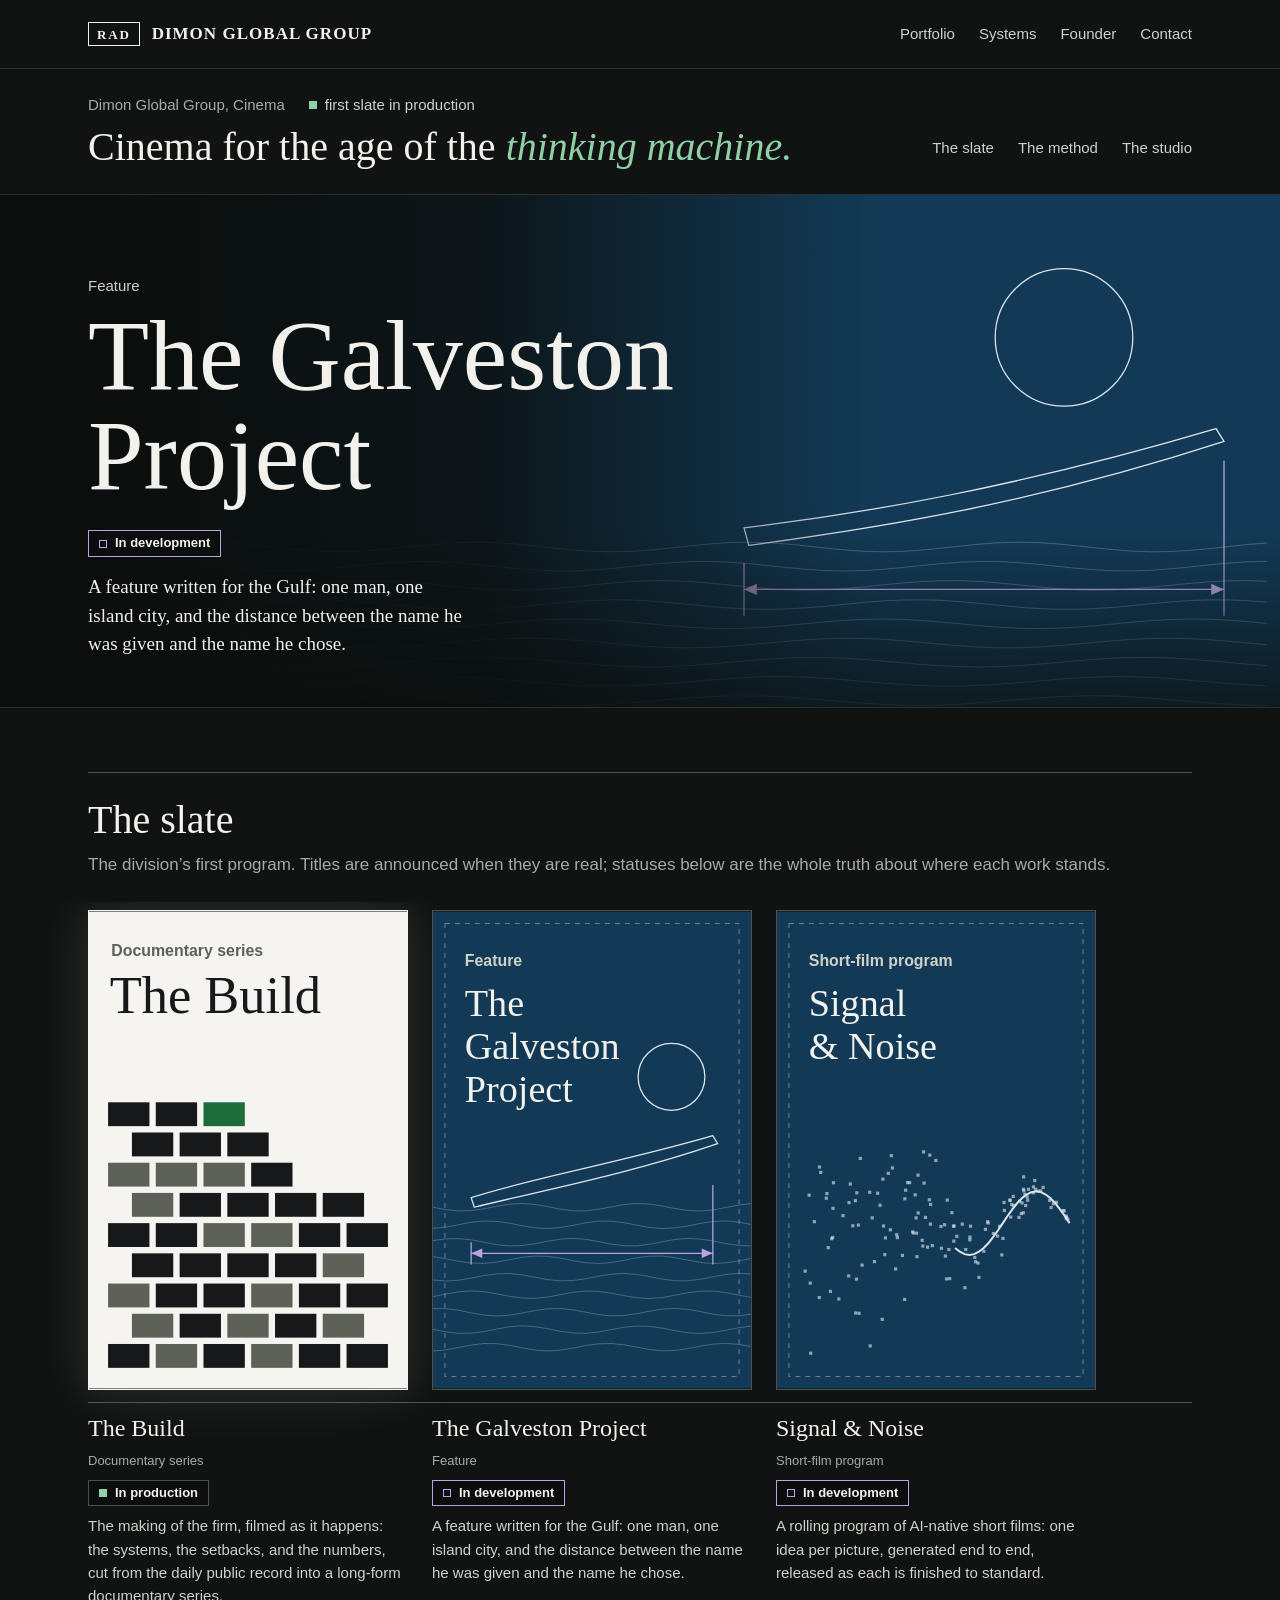
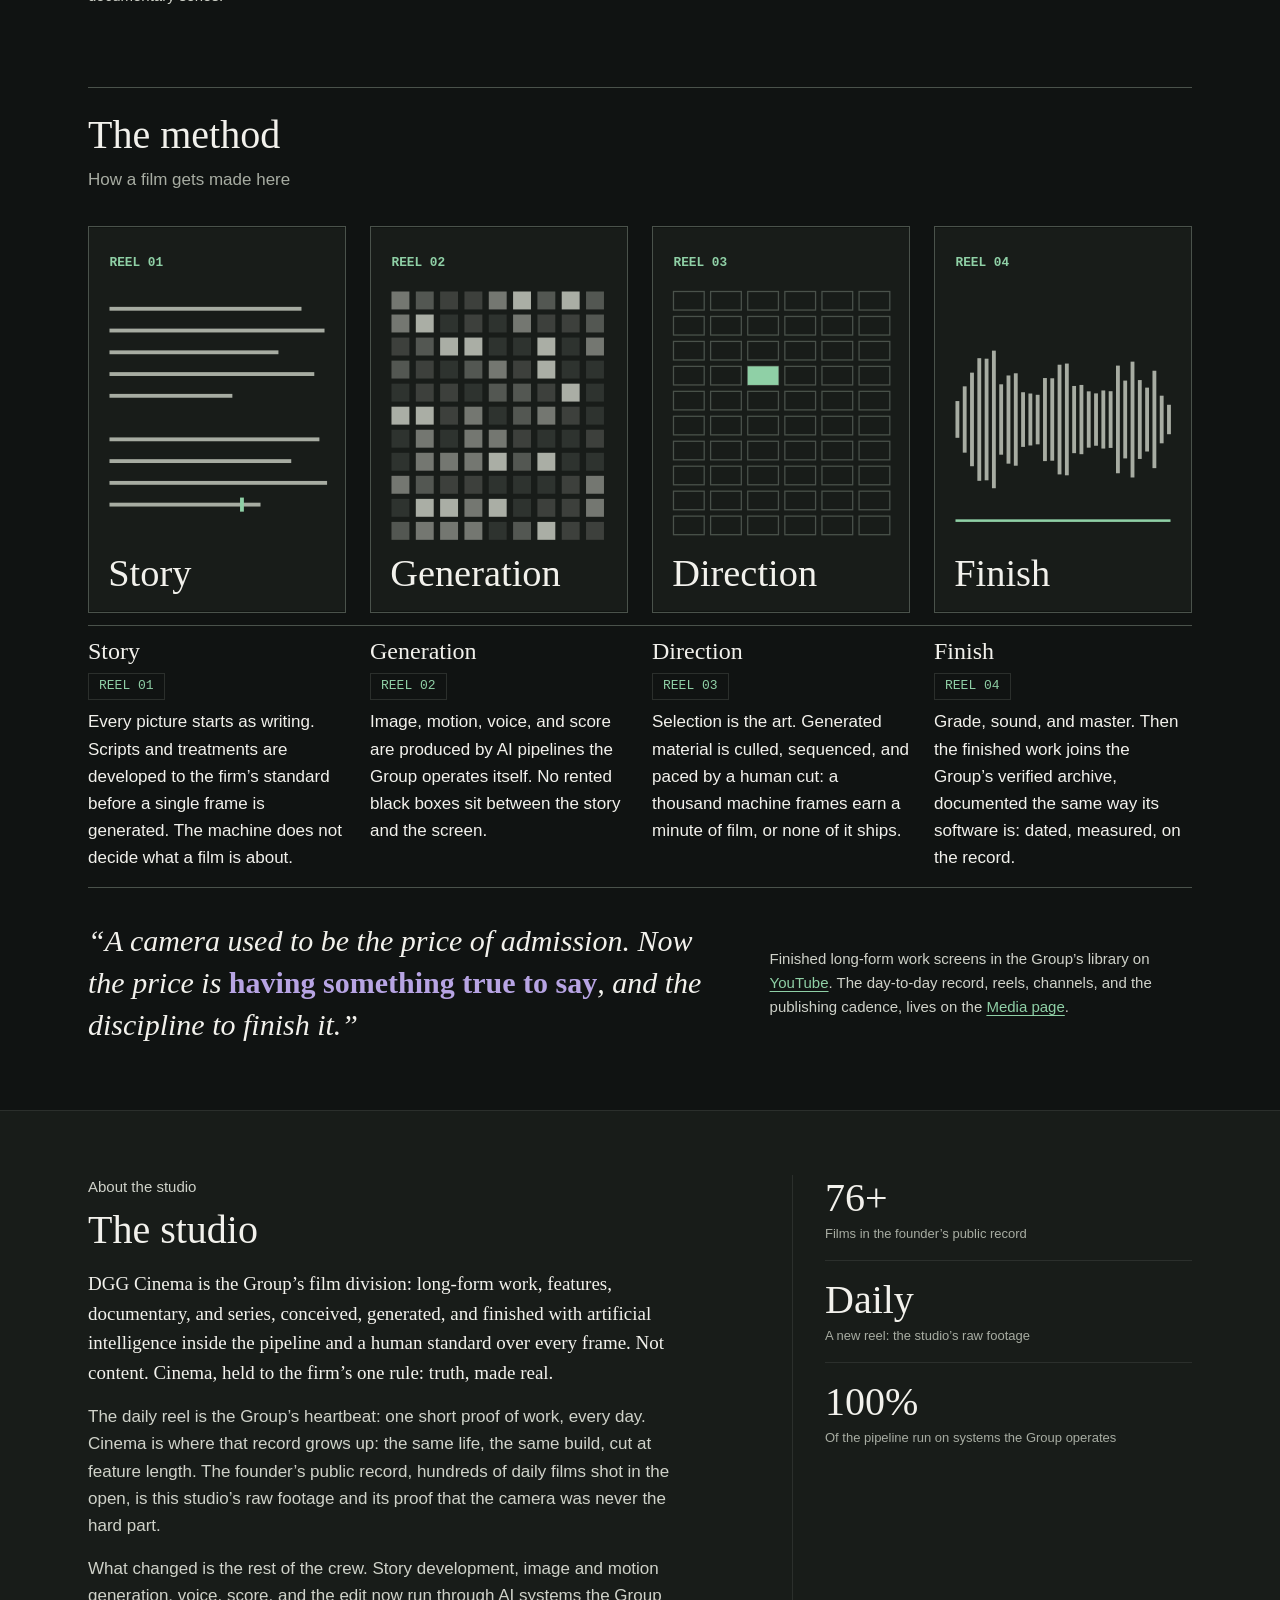
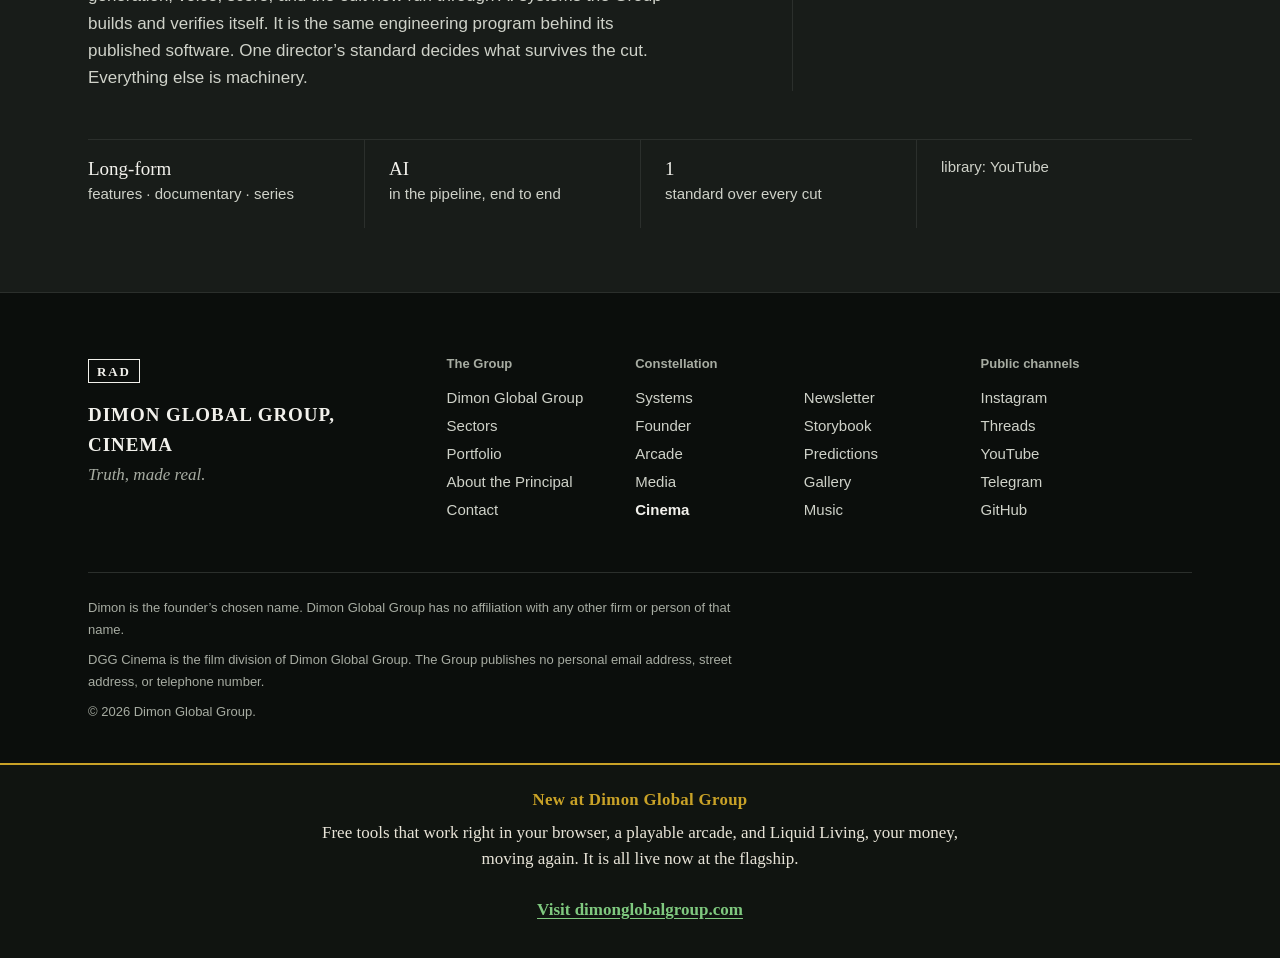
<file: dgg-cinema/index.html>
<!doctype html>
<html lang="en">
<head>
<meta charset="utf-8" />
<meta name="viewport" content="width=device-width, initial-scale=1" />
<meta name="referrer" content="strict-origin-when-cross-origin" />
<meta name="description" content="Dimon Global Group, Cinema. The Group's film division: long-form AI cinema, features, documentary, and series, conceived, generated, and finished to one standard: truth, made real." />
<link rel="canonical" href="https://dimonglobalgroup.github.io/dgg-cinema/" />
<meta property="og:type" content="website" />
<meta property="og:site_name" content="Dimon Global Group" />
<meta property="og:title" content="Cinema, Dimon Global Group" />
<meta property="og:description" content="Dimon Global Group, Cinema. The Group's film division: long-form AI cinema, features, documentary, and series, conceived, generated, and finished to one standard: truth, made real." />
<meta property="og:url" content="https://dimonglobalgroup.github.io/dgg-cinema/" />
<meta name="twitter:card" content="summary" />
<meta name="twitter:title" content="Cinema, Dimon Global Group" />
<meta name="twitter:description" content="Dimon Global Group, Cinema. The Group's film division: long-form AI cinema, features, documentary, and series, conceived, generated, and finished to one standard: truth, made real." />
<script type="application/ld+json">
{"@context": "https://schema.org", "@type": "WebPage", "name": "Cinema, Dimon Global Group", "url": "https://dimonglobalgroup.github.io/dgg-cinema/", "description": "Dimon Global Group, Cinema. The Group's film division: long-form AI cinema, features, documentary, and series, conceived, generated, and finished to one standard: truth, made real.", "isPartOf": {"@type": "WebSite", "name": "Dimon Global Group", "url": "https://dimonglobalgroup.com/"}, "publisher": {"@type": "Organization", "name": "Dimon Global Group", "url": "https://dimonglobalgroup.com/"}}
</script>
<title>Cinema, Dimon Global Group</title>
<meta name="theme-color" content="#101312" />
<link rel="icon" href="data:image/svg+xml,%3Csvg xmlns='http://www.w3.org/2000/svg' viewBox='0 0 64 64'%3E%3Crect width='64' height='64' fill='%23101312'/%3E%3Ctext x='32' y='43' font-family='Georgia,serif' font-size='32' fill='%23f2f1ec' text-anchor='middle'%3ED%3C/text%3E%3C/svg%3E" />
<style>
/* DGG-TOKENS:BEGIN - identical in every page of the estate */
:root{
  /* Colour: ink range (flagship hero and footer values) */
  --ink-950:#0b0e0c; --ink-900:#101312; --ink-800:#181c19;
  --ink-line:#2b2f2c; --ink-line-strong:#4a524b;
  --bone-100:#f2f1ec; --bone-300:#cfd2c9; --bone-500:#a7aca2;
  /* Colour: paper range (flagship body and founder values) */
  --paper-0:#ffffff; --paper-100:#f5f4f0; --paper-200:#eceae3;
  --paper-line:#d8d5cb; --paper-line-strong:#b9b5a8;
  --graphite-900:#16181a; --graphite-700:#3c4043; --graphite-500:#5d6157;
  /* Colour: the two identity accents, one tone for each surface */
  --green-300:#8fd0a6; --green-700:#1e6b3c; --green-600:#2a8a50;
  --purple-300:#b7a4e3; --purple-700:#5b4390;
  --blueprint:#123a56; --blueprint-text:#dbe6ee;

  /* Surface roles: ink is the default surface */
  --surface:var(--ink-900); --surface-raised:var(--ink-800);
  --text:var(--bone-100); --text-soft:var(--bone-300); --text-muted:var(--bone-500);
  --line:var(--ink-line); --line-strong:var(--ink-line-strong);
  --accent:var(--green-300); --accent-2:var(--purple-300);

  /* Type */
  --serif:Georgia, "Times New Roman", Times, serif;
  --sans:-apple-system, "Segoe UI", "Helvetica Neue", Helvetica, Arial, sans-serif;
  --mono:ui-monospace, "SF Mono", Menlo, Consolas, "Liberation Mono", monospace;
  --t-xs:.8125rem; --t-sm:.9375rem; --t-base:1.0625rem; --t-md:1.1875rem; --t-lg:1.5rem;
  --t-xl:clamp(1.75rem, 1.4rem + 1.4vw, 2.5rem);
  --t-2xl:clamp(2.5rem, 1.7rem + 3.6vw, 4.5rem);
  --t-display:clamp(3.5rem, 1.6rem + 7vw, 6.25rem);

  /* Space: 8px grid */
  --s-1:.25rem; --s-2:.5rem; --s-3:.75rem; --s-4:1rem; --s-5:1.5rem;
  --s-6:2rem; --s-7:3rem; --s-8:4rem; --s-9:6rem; --s-10:8rem;

  /* Layout */
  --w-page:74rem; --w-read:45rem; --gutter:clamp(1rem, .4rem + 3vw, 2.5rem);
  --header-h:4.25rem;
}
.on-paper{
  --surface:var(--paper-100); --surface-raised:var(--paper-0);
  --text:var(--graphite-900); --text-soft:var(--graphite-700); --text-muted:var(--graphite-500);
  --line:var(--paper-line); --line-strong:var(--paper-line-strong);
  --accent:var(--green-700); --accent-2:var(--purple-700);
}
.on-ink{
  --surface:var(--ink-900); --surface-raised:var(--ink-800);
  --text:var(--bone-100); --text-soft:var(--bone-300); --text-muted:var(--bone-500);
  --line:var(--ink-line); --line-strong:var(--ink-line-strong);
  --accent:var(--green-300); --accent-2:var(--purple-300);
}
/* DGG-TOKENS:END */
/* DGG-COMPONENTS:BEGIN - shared base, header, footer, buttons */
*,*::before,*::after{ box-sizing:border-box; }
html{ scroll-behavior:smooth; scroll-padding-top:calc(var(--header-h) + var(--s-4)); -webkit-text-size-adjust:100%; }
body{ margin:0; background:var(--surface); color:var(--text); font-family:var(--sans); font-size:var(--t-base); line-height:1.6; -webkit-font-smoothing:antialiased; }
img{ display:block; max-width:100%; height:auto; }
h1,h2,h3,h4{ font-family:var(--serif); font-weight:500; line-height:1.15; margin:0; }
p{ margin:0; }
a{ color:var(--accent); text-decoration:underline; text-decoration-thickness:1px; text-underline-offset:.18em; }
a:hover{ text-decoration-thickness:2px; }
:focus-visible{ outline:2px solid var(--accent); outline-offset:3px; }
.on-paper,.on-ink{ background:var(--surface); color:var(--text); }
.wrap{ max-width:var(--w-page); margin-inline:auto; padding-inline:var(--gutter); }
.skip-link{ position:absolute; left:-9999px; top:0; z-index:50; background:var(--paper-0); color:var(--graphite-900); padding:var(--s-3) var(--s-4); font-size:var(--t-sm); font-weight:600; }
.skip-link:focus{ left:0; }
.visually-hidden{ position:absolute; width:1px; height:1px; overflow:hidden; clip-path:inset(50%); white-space:nowrap; }

.topbar{ position:sticky; top:0; z-index:20; background:var(--ink-900); border-bottom:1px solid var(--ink-line); }
.topbar-in{ display:flex; align-items:center; justify-content:space-between; gap:var(--s-5); min-height:var(--header-h); }
.brand{ display:inline-flex; align-items:center; gap:var(--s-3); color:var(--bone-100); text-decoration:none; }
.mono-mark{ font-family:var(--serif); font-weight:600; font-size:var(--t-xs); letter-spacing:.14em; border:1.5px solid currentColor; padding:.3125rem .5rem .25rem; line-height:1; white-space:nowrap; }
.brand-name{ font-family:var(--serif); font-weight:600; font-size:var(--t-base); letter-spacing:.06em; white-space:nowrap; }
.nav{ display:flex; gap:var(--s-5); font-size:var(--t-sm); }
.nav a{ color:var(--bone-300); text-decoration:none; padding-block:var(--s-2); }
.nav a:hover{ color:var(--green-300); }
.nav a[aria-current="page"]{ color:var(--bone-100); box-shadow:inset 0 -1px 0 var(--green-300); }

.btn{ display:inline-block; padding:.75rem 1.375rem; font-size:var(--t-sm); font-weight:600; border:1px solid var(--line-strong); color:var(--text); text-decoration:none; }
.btn:hover{ border-color:var(--accent); color:var(--accent); }
.btn-solid{ background:var(--green-700); border-color:var(--green-700); color:#fff; }
.btn-solid:hover{ background:var(--green-600); border-color:var(--green-600); color:#fff; }
.btn-row{ display:flex; flex-wrap:wrap; gap:var(--s-3); }

.sec-head{ border-top:1px solid var(--line-strong); padding-top:var(--s-5); margin-bottom:var(--s-6); }
.sec-head h2{ font-size:var(--t-xl); }
.sec-head p{ color:var(--text-muted); margin-top:var(--s-2); }

.frame{ position:relative; border:1px solid var(--line-strong); padding:.625rem; background:var(--surface-raised); }
.frame-inner{ position:relative; overflow:hidden; background:var(--ink-950); }
.frame-inner img{ position:relative; width:100%; object-fit:cover; }
.frame-fallback{ position:absolute; inset:0; display:grid; place-items:center; color:var(--bone-500); }
img.img-missing{ opacity:0; }

.site-foot{ background:var(--ink-950); color:var(--bone-100); border-top:1px solid var(--ink-line); }
.foot-top{ display:grid; grid-template-columns:minmax(14rem,1fr) 2.4fr; gap:var(--s-7); padding-block:var(--s-8) var(--s-7); }
.foot-name{ font-family:var(--serif); font-size:var(--t-md); font-weight:600; letter-spacing:.05em; margin-top:var(--s-4); }
.foot-tag{ font-family:var(--serif); font-style:italic; color:var(--bone-500); }
.foot-nav{ display:grid; grid-template-columns:1fr 2fr 1.35fr; gap:var(--s-6); font-size:var(--t-sm); }
.foot-nav h2{ font-family:var(--sans); font-size:var(--t-xs); font-weight:600; color:var(--bone-500); margin-bottom:var(--s-3); }
.foot-nav ul{ list-style:none; margin:0; padding:0; }
.foot-nav .two-col{ columns:2; column-gap:var(--s-5); }
.foot-nav li{ break-inside:avoid; padding-block:.125rem; }
.foot-nav a{ color:var(--bone-300); text-decoration:none; }
.foot-nav a:hover{ color:var(--green-300); text-decoration:underline; }
.foot-nav a[aria-current="page"]{ color:var(--bone-100); font-weight:600; }
.foot-legal{ border-top:1px solid var(--ink-line); padding-block:var(--s-5) var(--s-6); font-size:var(--t-xs); color:var(--bone-500); line-height:1.7; }
.foot-legal p{ max-width:92ch; margin-bottom:var(--s-2); }

@media (max-width:56rem){
  .foot-top{ grid-template-columns:1fr; gap:var(--s-6); }
  .foot-nav{ grid-template-columns:1fr 1fr; }
  .foot-nav > div:nth-child(2){ grid-column:1 / -1; grid-row:1; }
}
@media (max-width:40rem){
  html{ scroll-padding-top:calc(var(--header-h) + var(--s-7)); }
  .topbar-in{ flex-wrap:wrap; gap:0; padding-block:var(--s-2); }
  .nav{ width:100%; justify-content:space-between; gap:var(--s-3); }
  .brand-name{ font-size:var(--t-sm); }
}
@media (prefers-reduced-motion:reduce){
  html{ scroll-behavior:auto; }
  *,*::before,*::after{ animation:none !important; transition:none !important; }
}
/* DGG-COMPONENTS:END */
/* DGG-DISTRICT:BEGIN - shared layer for constellation districts */
.band{ padding-block:var(--s-8); }
.on-paper.band + .on-paper.band{ padding-top:0; }
.d-hero{ padding-block:var(--s-8) 0; border-bottom:1px solid var(--line); }
.d-top{ display:flex; flex-wrap:wrap; justify-content:space-between; gap:var(--s-2) var(--s-5); margin-bottom:var(--s-6); }
.kick{ color:var(--text-muted); font-size:var(--t-sm); }
.d-hero h1{ font-size:var(--t-2xl); font-weight:400; line-height:1.06; }
.d-hero h1 em{ color:var(--accent); }
.d-hero h1 + p{ color:var(--text-soft); font-size:var(--t-md); line-height:1.55; max-width:62ch; margin-top:var(--s-5); }
.d-facts{ display:grid; grid-template-columns:repeat(auto-fit,minmax(11rem,1fr)); margin-top:var(--s-7); border-top:1px solid var(--line); }
.d-facts span{ padding:var(--s-4) var(--s-5) var(--s-5) 0; font-size:var(--t-sm); line-height:1.4; color:var(--text-soft); }
.d-facts span + span{ border-left:1px solid var(--line); padding-left:var(--s-5); }
.d-facts b{ display:block; font-family:var(--serif); font-size:var(--t-md); font-weight:400; color:var(--text); }

.status{ display:inline-flex; align-items:center; gap:var(--s-2); font-size:var(--t-sm); line-height:1.3; color:var(--text-soft); }
.status::before{ content:""; flex:none; width:.5rem; height:.5rem; background:var(--accent); }
.status.dev::before,.status.open::before{ background:none; border:1.5px solid var(--accent-2); }

.split{ display:grid; grid-template-columns:minmax(0,1.6fr) minmax(0,1fr); gap:var(--s-8); }
.split h2{ font-size:var(--t-xl); margin-bottom:var(--s-4); }
.split p{ color:var(--text-soft); max-width:62ch; }
.split p + p{ margin-top:var(--s-4); }
.side{ border-left:1px solid var(--line); padding-left:var(--s-6); }
.side .stat,.side .fact{ padding-block:var(--s-4); border-top:1px solid var(--line); }
.side .stat:first-child,.side .fact:first-child{ border-top:none; padding-top:0; }
.side .n{ font-family:var(--serif); font-size:var(--t-xl); line-height:1.15; font-variant-numeric:lining-nums; }
.side .t{ font-size:var(--t-xs); color:var(--text-muted); line-height:1.45; margin-top:var(--s-1); }

.steps{ display:grid; grid-template-columns:repeat(4,minmax(0,1fr)); border-top:1px solid var(--line-strong); }
.step{ display:block; padding:var(--s-5) var(--s-5) var(--s-5) 0; }
.step + .step{ border-left:1px solid var(--line); padding-left:var(--s-5); }
.step .no{ color:var(--accent); font-size:var(--t-xs); font-variant-numeric:tabular-nums; }
.step h3{ font-size:var(--t-lg); margin:var(--s-3) 0 var(--s-2); }
.step p{ color:var(--text-soft); font-size:var(--t-sm); }

.quote{ display:grid; grid-template-columns:minmax(0,1.5fr) minmax(0,1fr); gap:var(--s-7); align-items:center; border-top:1px solid var(--line-strong); padding-top:var(--s-6); }
.quote blockquote{ margin:0; font-family:var(--serif); font-style:italic; font-size:clamp(1.3125rem, 1.1rem + 1vw, 1.875rem); line-height:1.4; }
.quote blockquote b{ font-style:normal; font-weight:600; color:var(--accent-2); }
.quote .side{ border:none; padding:0; color:var(--text-soft); font-size:var(--t-sm); }

@media (max-width:62rem){
  .steps{ grid-template-columns:1fr 1fr; }
  .step:nth-child(odd){ border-left:none; padding-left:0; }
  .step:nth-child(n+3){ border-top:1px solid var(--line); }
  .split{ grid-template-columns:1fr; gap:var(--s-6); }
  .side{ border-left:none; padding-left:0; }
  .quote{ grid-template-columns:1fr; gap:var(--s-5); }
}
@media (max-width:40rem){
  .band{ padding-block:var(--s-7); }
  .d-hero{ padding-top:var(--s-6); }
  .d-hero h1 br{ display:none; }
  .d-facts{ grid-template-columns:1fr; }
  .d-facts span{ padding:var(--s-3) 0; }
  .d-facts span + span{ border-left:none; padding-left:0; border-top:1px solid var(--line); }
  .steps{ grid-template-columns:1fr; }
  .step,.step + .step{ border-left:none; padding-left:0; }
  .step + .step{ border-top:1px solid var(--line); }
}
/* DGG-DISTRICT:END */
/* Cinema: film shelves on the ink surface. Poster colour carries status:
   lit bone = in production, blueprint = in development, ink = the method.
   No tile is a link, so no tile behaves like one. */
.top-band{ padding-block:var(--s-5); }
.top-row{ display:flex; flex-wrap:wrap; justify-content:space-between; align-items:flex-end; gap:var(--s-3) var(--s-6); }
.top-meta{ display:flex; flex-wrap:wrap; gap:var(--s-1) var(--s-5); margin-bottom:var(--s-2); }
.top-band h1{ font-size:var(--t-xl); font-weight:400; line-height:1.12; }
.top-band h1 em{ color:var(--accent); }
.jump{ display:flex; gap:var(--s-5); font-size:var(--t-sm); }
.jump a{ display:inline-flex; align-items:center; min-height:2.75rem; color:var(--bone-300); text-decoration:none; }
.jump a:hover{ color:var(--green-300); }

.feature{ position:relative; isolation:isolate; overflow:hidden; background:var(--ink-950); border-block:1px solid var(--line); }
.feature::before{ content:""; position:absolute; inset:0; z-index:-1; background:linear-gradient(90deg, var(--ink-950) 8%, rgba(11,14,12,.82) 38%, rgba(11,14,12,0) 68%), linear-gradient(0deg, rgba(11,14,12,.72), rgba(11,14,12,0) 34%); }
.feature-art{ position:absolute; inset:0; z-index:-2; display:block; width:100%; height:100%; }
.feature-copy{ display:flex; flex-direction:column; align-items:flex-start; justify-content:flex-end; min-height:clamp(28rem, 40vw, 36rem); padding-block:var(--s-7); }
.feature-copy .fmt{ color:var(--bone-300); font-size:var(--t-sm); }
.feature-copy h2{ font-size:var(--t-display); font-weight:400; line-height:1; max-width:7.5em; margin-top:var(--s-2); }
.feature-copy .badge{ margin-top:var(--s-5); }
.feature-copy .what{ color:var(--bone-100); font-family:var(--serif); font-size:var(--t-md); line-height:1.5; max-width:40ch; margin-top:var(--s-4); }

.badge{ gap:var(--s-2); padding:.25rem .625rem; border:1px solid var(--line-strong); background:var(--ink-950); color:var(--bone-100); font-size:var(--t-xs); font-weight:600; }
.badge.dev{ border-color:var(--accent-2); }
.reel{ display:inline-block; padding:.25rem .625rem; border:1px solid var(--line); color:var(--accent); font-family:var(--mono); font-size:var(--t-xs); line-height:1.3; }

.shelf{ padding-block:var(--s-8) 0; }
.shelf:last-of-type{ padding-bottom:var(--s-8); }
.shelf .sec-head{ margin-bottom:var(--s-5); }
.rail{ --tile:20rem; margin-inline:calc(var(--gutter) * -1); padding:var(--s-2) var(--gutter) var(--s-4); overflow-x:auto; overscroll-behavior-x:contain; scroll-padding-inline:var(--gutter); scroll-snap-type:x proximity; scrollbar-color:var(--line-strong) transparent; scrollbar-width:thin; }
.rail:focus-visible{ outline-offset:-2px; }
.rail.steps-rail{ --tile:16.125rem; }
.rail-list{ display:flex; gap:var(--s-5); width:max-content; min-width:100%; margin:0; padding:0; list-style:none; background:linear-gradient(var(--line-strong), var(--line-strong)) 0 calc(var(--tile) * 1.5 + var(--s-3)) / 100% 1px no-repeat; }
.rail-list > li{ flex:none; width:var(--tile); scroll-snap-align:start; }
.poster{ aspect-ratio:2 / 3; overflow:hidden; background:var(--ink-950); border:1px solid var(--ink-line-strong); }
.tile.lit .poster{ border-color:var(--paper-100); box-shadow:0 0 3rem rgba(207,210,201,.16); }
.art{ display:block; width:100%; height:100%; }
.tile-info{ display:flex; flex-direction:column; align-items:flex-start; gap:var(--s-2); padding-top:var(--s-5); }
.tile h3{ font-size:var(--t-lg); line-height:1.2; }
.tile .fmt{ color:var(--text-muted); font-size:var(--t-xs); }
.tile .what{ color:var(--text-soft); font-size:var(--t-sm); line-height:1.55; }
.what::first-letter{ text-transform:uppercase; }

.quote-band{ padding-block:0 var(--s-8); }
.quote-band a{ display:inline-block; padding-block:.625rem; margin-block:-.625rem; }
.studio-band{ background:var(--surface-raised); border-top:1px solid var(--line); }
.studio-band .kick{ margin-bottom:var(--s-2); }
.studio-band p.lead{ color:var(--text); font-family:var(--serif); font-size:var(--t-md); line-height:1.55; }
.studio-band .d-facts{ margin-top:var(--s-7); }

/* Art colours resolve through the shared tokens. */
.a-paper{ fill:var(--paper-100); } .a-ink{ fill:var(--ink-800); } .a-blueprint{ fill:var(--blueprint); }
.a-graphite{ fill:var(--graphite-900); } .a-graphite-soft{ fill:var(--graphite-500); } .a-green-deep{ fill:var(--green-700); }
.a-green{ fill:var(--green-300); } .a-rule{ fill:var(--bone-500); } .a-cell{ fill:var(--bone-300); } .a-noise{ fill:var(--blueprint-text); fill-opacity:.62; }
.a-frame{ fill:none; stroke:var(--ink-line-strong); stroke-width:1; }
.a-line,.a-line-faint,.a-line-strong,.a-line-dash,.a-dim{ fill:none; vector-effect:non-scaling-stroke; }
.a-line{ stroke:var(--blueprint-text); stroke-width:1.25; }
.a-line-faint{ stroke:var(--blueprint-text); stroke-opacity:.26; stroke-width:1; }
.a-line-strong{ stroke:var(--blueprint-text); stroke-width:2; }
.a-line-dash{ stroke:var(--blueprint-text); stroke-opacity:.42; stroke-width:1; stroke-dasharray:5 5; }
.a-dim{ stroke:var(--purple-300); stroke-width:1.25; }
.a-dim-head{ fill:var(--purple-300); }
.p-title{ font-family:var(--serif); font-weight:400; }
.p-fmt{ font-family:var(--sans); font-size:10px; font-weight:600; }
.a-t-bone{ fill:var(--bone-100); } .a-t-bone-soft{ fill:var(--bone-300); } .a-t-green{ fill:var(--green-300); font-family:var(--mono); }
.a-t-graphite{ fill:var(--graphite-900); } .a-t-graphite-soft{ fill:var(--graphite-500); }

.nav a{ display:inline-flex; align-items:center; min-height:2.75rem; }
.topbar .brand{ min-height:2.75rem; }
@media (min-width:40.0625rem){ .feature-art .a-line-dash{ display:none; } }
@media (max-width:56rem), (pointer:coarse){
  .site-foot .brand{ min-height:2.75rem; min-width:2.75rem; }
  .foot-nav a{ display:inline-flex; align-items:center; min-height:2.75rem; min-width:2.75rem; }
}
@media (max-width:40rem){
  .top-band{ padding-block:var(--s-4) var(--s-2); }
  .jump{ width:100%; justify-content:space-between; gap:var(--s-3); }
  .feature::before{ display:none; }
  .feature-art{ position:static; height:auto; aspect-ratio:16 / 9; }
  .feature-copy{ min-height:0; padding-block:var(--s-5) var(--s-6); }
  .feature-copy h2{ font-size:var(--t-2xl); }
  .shelf{ padding-top:var(--s-7); }
  .shelf:last-of-type{ padding-bottom:var(--s-7); }
  .rail{ margin-inline:0; padding:0; overflow:visible; }
  .rail-list{ display:grid; gap:var(--s-6); width:auto; min-width:0; background:none; }
  .rail-list > li{ width:auto; }
  .tile{ display:grid; grid-template-columns:7rem minmax(0,1fr); gap:var(--s-4); align-items:start; }
  .tile-info{ padding-top:0; }
  .tile h3{ font-size:var(--t-md); }
  .quote-band{ padding-bottom:var(--s-7); }
}
</style>
<style>
/* ==== ESTATE RESPONSIVE STANDARD v1, 2026-11-10 ====
   Phone-first touch layer for the whole public estate (Robert's order,
   Nov 10 2026: every public page adapts to phone, tablet, and desktop).
   Additive only: every rule sits inside the small-screen query below,
   so desktop rendering is unchanged. No images touched; CSS sizing only.
   Standard + regression gate: RESPONSIVE-STANDARD.md in this project.
   Verify at 390 / 768 / 1280 before any deploy. */
@media (max-width: 820px) {
  .brand { min-height: 44px; display: inline-flex; align-items: center; }
  .topbar .nav { flex-wrap: wrap; }
  .topbar .nav a { min-height: 44px; display: inline-flex; align-items: center; padding-left: .55rem; padding-right: .55rem; }
  .foot-nav a { min-height: 44px; display: flex; align-items: center; }
  .constellation a { min-height: 44px; }
  .toc a { min-height: 44px; display: flex; align-items: center; }
  .tabs a, .jump a, .rail a { min-height: 44px; display: inline-flex; align-items: center; padding-left: .55rem; padding-right: .55rem; }
  .btn { min-height: 44px; display: inline-flex; align-items: center; justify-content: center; }
  img, video, canvas { max-width: 100%; height: auto; }
}
</style>
</head>
<body>
<a class="skip-link" href="#main">Skip to content</a>
<header class="topbar">
  <div class="wrap topbar-in">
    <a class="brand" href="https://dimonglobalgroup.com/" aria-label="Dimon Global Group, home">
      <span class="mono-mark">RAD</span>
      <span class="brand-name">DIMON GLOBAL GROUP</span>
    </a>
    <nav class="nav" aria-label="Primary">
      <a href="https://dimonglobalgroup.com/#projects">Portfolio</a>
      <a href="https://dimonglobalgroup.github.io/">Systems</a>
      <a href="https://dimonglobalgroup.github.io/dgg-founder/">Founder</a>
      <a href="https://dimonglobalgroup.com/#contact">Contact</a>
    </nav>
  </div>
</header>
<main id="main">
<section class="top-band">
  <div class="wrap top-row">
    <div>
      <div class="top-meta">
        <p class="kick">Dimon Global Group, Cinema</p>
        <p class="status">first slate in production</p>
      </div>
      <h1>Cinema for the age of the <em>thinking machine.</em></h1>
    </div>
    <nav class="jump" aria-label="On this page">
      <a href="#slate">The slate</a>
      <a href="#method">The method</a>
      <a href="#studio">The studio</a>
    </nav>
  </div>
</section>

<section class="feature" aria-labelledby="feature-h">
  <svg class="feature-art" viewBox="0 0 1600 700" preserveAspectRatio="xMaxYMid slice" aria-hidden="true" focusable="false"><rect class="a-blueprint" width="1600" height="700"/><polyline class="a-line-faint" points="0,470.0 24,472.6 48,474.7 72,475.8 96,475.9 120,474.8 144,472.8 168,470.2 192,467.6 216,465.5 240,464.2 264,464.1 288,465.1 312,467.0 336,469.6 360,472.2 384,474.4 408,475.7 432,475.9 456,475.0 480,473.2 504,470.7 528,468.0 552,465.8 576,464.4 600,464.0 624,464.8 648,466.7 672,469.1 696,471.7 720,474.0 744,475.6 768,476.0 792,475.3 816,473.5 840,471.1 864,468.5 888,466.1 912,464.5 936,464.0 960,464.6 984,466.3 1008,468.7 1032,471.3 1056,473.7 1080,475.4 1104,476.0 1128,475.5 1152,473.9 1176,471.5 1200,468.9 1224,466.5 1248,464.7 1272,464.0 1296,464.4 1320,466.0 1344,468.3 1368,470.9 1392,473.3 1416,475.2 1440,476.0 1464,475.6 1488,474.2 1512,472.0 1536,469.3 1560,466.8 1584,465.0"/><polyline class="a-line-faint" points="0,500.0 24,499.5 48,497.9 72,495.7 96,493.1 120,490.8 144,489.0 168,488.1 192,488.2 216,489.5 240,491.5 264,494.0 288,496.5 312,498.5 336,499.8 360,499.9 384,499.0 408,497.2 432,494.9 456,492.3 480,490.1 504,488.5 528,488.0 552,488.5 576,490.1 600,492.3 624,494.9 648,497.2 672,499.0 696,499.9 720,499.8 744,498.5 768,496.5 792,494.0 816,491.5 840,489.5 864,488.2 888,488.1 912,489.0 936,490.8 960,493.1 984,495.7 1008,497.9 1032,499.5 1056,500.0 1080,499.5 1104,497.9 1128,495.7 1152,493.1 1176,490.8 1200,489.0 1224,488.1 1248,488.2 1272,489.5 1296,491.5 1320,494.0 1344,496.5 1368,498.5 1392,499.8 1416,499.9 1440,499.0 1464,497.2 1488,494.9 1512,492.3 1536,490.1 1560,488.5 1584,488.0"/><polyline class="a-line-faint" points="0,518.6 24,516.2 48,514.0 72,512.6 96,512.0 120,512.5 144,513.9 168,516.0 192,518.4 216,520.8 240,522.7 264,523.8 288,523.9 312,523.1 336,521.3 360,519.0 384,516.6 408,514.3 432,512.7 456,512.0 480,512.3 504,513.6 528,515.6 552,518.0 576,520.4 600,522.4 624,523.7 648,524.0 672,523.3 696,521.7 720,519.4 744,517.0 768,514.7 792,512.9 816,512.1 840,512.2 864,513.3 888,515.2 912,517.6 936,520.0 960,522.1 984,523.5 1008,524.0 1032,523.4 1056,522.0 1080,519.8 1104,517.4 1128,515.0 1152,513.2 1176,512.2 1200,512.1 1224,513.1 1248,514.9 1272,517.2 1296,519.6 1320,521.8 1344,523.4 1368,524.0 1392,523.6 1416,522.3 1440,520.2 1464,517.8 1488,515.4 1512,513.4 1536,512.3 1560,512.0 1584,512.8"/><polyline class="a-line-faint" points="0,536.3 24,536.0 48,536.7 72,538.3 96,540.4 120,542.8 144,545.1 168,546.8 192,547.8 216,547.9 240,547.1 264,545.4 288,543.2 312,540.8 336,538.6 360,536.9 384,536.1 408,536.2 432,537.2 456,538.9 480,541.2 504,543.6 528,545.7 552,547.3 576,548.0 600,547.7 624,546.6 648,544.7 672,542.4 696,540.0 720,538.0 744,536.6 768,536.0 792,536.4 816,537.7 840,539.7 864,542.0 888,544.3 912,546.3 936,547.6 960,548.0 984,547.4 1008,546.0 1032,544.0 1056,541.6 1080,539.3 1104,537.4 1128,536.3 1152,536.0 1176,536.7 1200,538.3 1224,540.4 1248,542.8 1272,545.1 1296,546.8 1320,547.8 1344,547.9 1368,547.1 1392,545.4 1416,543.2 1440,540.8 1464,538.6 1488,536.9 1512,536.1 1536,536.2 1560,537.2 1584,538.9"/><polyline class="a-line-faint" points="0,562.7 24,564.8 48,567.2 72,569.3 96,571.0 120,571.9 144,571.9 168,571.1 192,569.5 216,567.3 240,565.0 264,562.9 288,561.2 312,560.2 336,560.1 360,560.8 384,562.4 408,564.5 432,566.8 456,569.0 480,570.7 504,571.8 528,572.0 552,571.3 576,569.8 600,567.7 624,565.4 648,563.2 672,561.4 696,560.3 720,560.0 744,560.6 768,562.1 792,564.1 816,566.4 840,568.6 864,570.5 888,571.7 912,572.0 936,571.4 960,570.1 984,568.1 1008,565.8 1032,563.5 1056,561.7 1080,560.4 1104,560.0 1128,560.5 1152,561.8 1176,563.7 1200,566.0 1224,568.3 1248,570.2 1272,571.5 1296,572.0 1320,571.6 1344,570.3 1368,568.5 1392,566.2 1416,563.9 1440,561.9 1464,560.6 1488,560.0 1512,560.3 1536,561.5 1560,563.4 1584,565.6"/><polyline class="a-line-faint" points="0,593.5 24,595.1 48,595.9 72,595.9 96,595.1 120,593.5 144,591.5 168,589.2 192,587.1 216,585.4 240,584.3 264,584.0 288,584.6 312,585.9 336,587.8 360,590.0 384,592.2 408,594.1 432,595.4 456,596.0 480,595.7 504,594.6 528,592.9 552,590.8 576,588.5 600,586.5 624,584.9 648,584.1 672,584.1 696,584.9 720,586.5 744,588.5 768,590.8 792,592.9 816,594.6 840,595.7 864,596.0 888,595.4 912,594.1 936,592.2 960,590.0 984,587.8 1008,585.9 1032,584.6 1056,584.0 1080,584.3 1104,585.4 1128,587.1 1152,589.2 1176,591.5 1200,593.5 1224,595.1 1248,595.9 1272,595.9 1296,595.1 1320,593.5 1344,591.5 1368,589.2 1392,587.1 1416,585.4 1440,584.3 1464,584.0 1488,584.6 1512,585.9 1536,587.8 1560,590.0 1584,592.2"/><polyline class="a-line-faint" points="0,619.9 24,619.1 48,617.6 72,615.6 96,613.5 120,611.3 144,609.6 168,608.4 192,608.0 216,608.4 240,609.5 264,611.2 288,613.3 312,615.4 336,617.4 360,619.0 384,619.8 408,619.9 432,619.3 456,617.9 480,616.0 504,613.8 528,611.7 552,609.9 576,608.6 600,608.0 624,608.3 648,609.2 672,610.9 696,612.9 720,615.1 744,617.1 768,618.8 792,619.7 816,620.0 840,619.4 864,618.1 888,616.3 912,614.2 936,612.0 960,610.1 984,608.7 1008,608.1 1032,608.2 1056,609.0 1080,610.6 1104,612.6 1128,614.7 1152,616.8 1176,618.5 1200,619.6 1224,620.0 1248,619.6 1272,618.4 1296,616.7 1320,614.5 1344,612.4 1368,610.4 1392,608.9 1416,608.1 1440,608.1 1464,608.8 1488,610.3 1512,612.2 1536,614.4 1560,616.5 1584,618.3"/><polyline class="a-line-faint" points="0,639.8 24,637.6 48,635.6 72,633.8 96,632.6 120,632.0 144,632.2 168,633.1 192,634.6 216,636.6 240,638.7 264,640.7 288,642.4 312,643.6 336,644.0 360,643.7 384,642.7 408,641.1 432,639.1 456,636.9 480,634.9 504,633.3 528,632.3 552,632.0 576,632.4 600,633.6 624,635.3 648,637.3 672,639.4 696,641.4 720,642.9 744,643.8 768,644.0 792,643.4 816,642.2 840,640.4 864,638.4 888,636.2 912,634.4 936,632.9 960,632.1 984,632.1 1008,632.7 1032,634.1 1056,635.9 1080,638.0 1104,640.1 1128,641.9 1152,643.3 1176,643.9 1200,643.9 1224,643.1 1248,641.6 1272,639.8 1296,637.6 1320,635.6 1344,633.8 1368,632.6 1392,632.0 1416,632.2 1440,633.1 1464,634.6 1488,636.6 1512,638.7 1536,640.7 1560,642.4 1584,643.6"/><polyline class="a-line-faint" points="0,658.0 24,656.7 48,656.1 72,656.1 96,656.8 120,658.2 144,660.0 168,662.0 192,664.0 216,665.8 240,667.2 264,667.9 288,667.9 312,667.3 336,666.0 360,664.2 384,662.2 408,660.1 432,658.3 456,656.9 480,656.1 504,656.1 528,656.7 552,657.9 576,659.6 600,661.7 624,663.7 648,665.6 672,667.0 696,667.8 720,668.0 744,667.4 768,666.2 792,664.5 816,662.5 840,660.5 864,658.6 888,657.1 912,656.2 936,656.0 960,656.5 984,657.7 1008,659.3 1032,661.3 1056,663.4 1080,665.3 1104,666.8 1128,667.7 1152,668.0 1176,667.6 1200,666.5 1224,664.8 1248,662.9 1272,660.8 1296,658.9 1320,657.3 1344,656.3 1368,656.0 1392,656.4 1416,657.4 1440,659.0 1464,661.0 1488,663.0 1512,665.0 1536,666.6 1560,667.6 1584,668.0"/><polyline class="a-line-faint" points="0,680.0 24,680.6 48,681.8 72,683.4 96,685.3 120,687.3 144,689.2 168,690.7 192,691.7 216,692.0 240,691.7 264,690.7 288,689.2 312,687.3 336,685.3 360,683.4 384,681.8 408,680.6 432,680.0 456,680.2 480,680.9 504,682.3 528,684.0 552,686.0 576,688.0 600,689.7 624,691.1 648,691.8 672,692.0 696,691.4 720,690.2 744,688.6 768,686.7 792,684.7 816,682.8 840,681.3 864,680.3 888,680.0 912,680.3 936,681.3 960,682.8 984,684.7 1008,686.7 1032,688.6 1056,690.2 1080,691.4 1104,692.0 1128,691.8 1152,691.1 1176,689.7 1200,688.0 1224,686.0 1248,684.0 1272,682.3 1296,680.9 1320,680.2 1344,680.0 1368,680.6 1392,681.8 1416,683.4 1440,685.3 1464,687.3 1488,689.2 1512,690.7 1536,691.7 1560,692.0 1584,691.7"/><circle class="a-line" cx="1330" cy="208" r="86"/><path class="a-line" d="M930 446 C1080 428 1270 396 1520 322 L1530 338 C1290 416 1100 446 936 468 Z"/><path class="a-dim" d="M930 490V556M1530 362V556M930 523H1530"/><path class="a-dim-head" d="M930 523l16-7v14zM1530 523l-16-7v14z"/><rect class="a-line-dash" x="20.5" y="20.5" width="1559" height="659"/></svg>
  <div class="wrap feature-copy">
    <span class="fmt">Feature</span>
    <h2 id="feature-h">The Galveston Project</h2>
    <span class="status badge dev">In development</span>
    <p class="what"><span class="visually-hidden">: </span>a feature written for the Gulf: one man, one island city, and the distance between the name he was given and the name he chose.</p>
  </div>
</section>

<section class="shelf" id="slate">
  <div class="wrap">
    <div class="sec-head">
      <h2 id="slate-h">The slate</h2>
      <p class="note">The division&rsquo;s first program. Titles are announced when they are real; statuses below are the whole truth about where each work stands.</p>
    </div>
    <div class="rail" tabindex="0" role="region" aria-labelledby="slate-h">
      <ul class="rail-list">
        <li><article class="tile lit">
          <div class="poster"><svg class="art" viewBox="0 0 200 300" aria-hidden="true" focusable="false"><rect class="a-paper" width="200" height="300"/><text class="p-fmt a-t-graphite-soft" x="14" y="28">Documentary series</text><text class="p-title a-t-graphite" x="13" y="64" font-size="33">The Build</text><rect class="a-graphite" x="12" y="272" width="26" height="15"/><rect class="a-graphite-soft" x="42" y="272" width="26" height="15"/><rect class="a-graphite" x="72" y="272" width="26" height="15"/><rect class="a-graphite-soft" x="102" y="272" width="26" height="15"/><rect class="a-graphite" x="132" y="272" width="26" height="15"/><rect class="a-graphite" x="162" y="272" width="26" height="15"/><rect class="a-graphite-soft" x="27" y="253" width="26" height="15"/><rect class="a-graphite" x="57" y="253" width="26" height="15"/><rect class="a-graphite-soft" x="87" y="253" width="26" height="15"/><rect class="a-graphite" x="117" y="253" width="26" height="15"/><rect class="a-graphite-soft" x="147" y="253" width="26" height="15"/><rect class="a-graphite-soft" x="12" y="234" width="26" height="15"/><rect class="a-graphite" x="42" y="234" width="26" height="15"/><rect class="a-graphite" x="72" y="234" width="26" height="15"/><rect class="a-graphite-soft" x="102" y="234" width="26" height="15"/><rect class="a-graphite" x="132" y="234" width="26" height="15"/><rect class="a-graphite" x="162" y="234" width="26" height="15"/><rect class="a-graphite" x="27" y="215" width="26" height="15"/><rect class="a-graphite" x="57" y="215" width="26" height="15"/><rect class="a-graphite" x="87" y="215" width="26" height="15"/><rect class="a-graphite" x="117" y="215" width="26" height="15"/><rect class="a-graphite-soft" x="147" y="215" width="26" height="15"/><rect class="a-graphite" x="12" y="196" width="26" height="15"/><rect class="a-graphite" x="42" y="196" width="26" height="15"/><rect class="a-graphite-soft" x="72" y="196" width="26" height="15"/><rect class="a-graphite-soft" x="102" y="196" width="26" height="15"/><rect class="a-graphite" x="132" y="196" width="26" height="15"/><rect class="a-graphite" x="162" y="196" width="26" height="15"/><rect class="a-graphite-soft" x="27" y="177" width="26" height="15"/><rect class="a-graphite" x="57" y="177" width="26" height="15"/><rect class="a-graphite" x="87" y="177" width="26" height="15"/><rect class="a-graphite" x="117" y="177" width="26" height="15"/><rect class="a-graphite" x="147" y="177" width="26" height="15"/><rect class="a-graphite-soft" x="12" y="158" width="26" height="15"/><rect class="a-graphite-soft" x="42" y="158" width="26" height="15"/><rect class="a-graphite-soft" x="72" y="158" width="26" height="15"/><rect class="a-graphite" x="102" y="158" width="26" height="15"/><rect class="a-graphite" x="27" y="139" width="26" height="15"/><rect class="a-graphite" x="57" y="139" width="26" height="15"/><rect class="a-graphite" x="87" y="139" width="26" height="15"/><rect class="a-graphite" x="12" y="120" width="26" height="15"/><rect class="a-graphite" x="42" y="120" width="26" height="15"/><rect class="a-green-deep" x="72" y="120" width="26" height="15"/></svg></div>
          <div class="tile-info">
            <h3>The Build</h3>
            <span class="fmt">Documentary series</span>
            <span class="status badge">In production</span>
            <p class="what"><span class="visually-hidden">: </span>the making of the firm, filmed as it happens: the systems, the setbacks, and the numbers, cut from the daily public record into a long-form documentary series.</p>
          </div>
        </article></li>
        <li><article class="tile">
          <div class="poster"><svg class="art" viewBox="0 0 200 300" aria-hidden="true" focusable="false"><rect class="a-blueprint" width="200" height="300"/><rect class="a-line-dash" x="7.5" y="7.5" width="185" height="285"/><polyline class="a-line-faint" points="0,186.0 8,187.5 16,188.3 24,188.1 32,187.0 40,185.4 48,184.1 56,183.6 64,184.2 72,185.6 80,187.2 88,188.2 96,188.3 104,187.3 112,185.8 120,184.3 128,183.6 136,184.0 144,185.2 152,186.8 160,188.0 168,188.4 176,187.7 184,186.2 192,184.7 200,183.7"/><polyline class="a-line-faint" points="0,199.3 8,198.5 16,197.0 24,195.5 32,194.7 40,194.9 48,196.0 56,197.6 64,198.9 72,199.4 80,198.8 88,197.4 96,195.8 104,194.8 112,194.7 120,195.7 128,197.2 136,198.7 144,199.4 152,199.0 160,197.8 168,196.2 176,195.0 184,194.6 192,195.3 200,196.8"/><polyline class="a-line-faint" points="0,207.0 8,205.9 16,205.7 24,206.5 32,208.0 40,209.5 48,210.3 56,210.1 64,209.0 72,207.4 80,206.1 88,205.6 96,206.2 104,207.6 112,209.2 120,210.2 128,210.3 136,209.3 144,207.8 152,206.3 160,205.6 168,206.0 176,207.2 184,208.8 192,210.0 200,210.4"/><polyline class="a-line-faint" points="0,217.1 8,218.4 16,220.0 24,221.1 32,221.3 40,220.5 48,219.0 56,217.5 64,216.7 72,216.9 80,218.0 88,219.6 96,220.9 104,221.4 112,220.8 120,219.4 128,217.8 136,216.8 144,216.7 152,217.7 160,219.2 168,220.7 176,221.4 184,221.0 192,219.8 200,218.2"/><polyline class="a-line-faint" points="0,231.8 8,232.4 16,231.9 24,230.6 32,229.0 40,227.9 48,227.7 56,228.5 64,230.0 72,231.5 80,232.3 88,232.1 96,231.0 104,229.4 112,228.1 120,227.6 128,228.2 136,229.6 144,231.2 152,232.2 160,232.3 168,231.3 176,229.8 184,228.3 192,227.6 200,228.0"/><polyline class="a-line-faint" points="0,242.2 8,240.6 16,239.2 24,238.6 32,239.1 40,240.4 48,242.0 56,243.1 64,243.3 72,242.5 80,241.0 88,239.5 96,238.7 104,238.9 112,240.0 120,241.6 128,242.9 136,243.4 144,242.8 152,241.4 160,239.8 168,238.8 176,238.7 184,239.7 192,241.2 200,242.7"/><polyline class="a-line-faint" points="0,249.7 8,249.8 16,250.8 24,252.4 32,253.8 40,254.4 48,253.9 56,252.6 64,251.0 72,249.9 80,249.7 88,250.5 96,252.0 104,253.5 112,254.3 120,254.1 128,253.0 136,251.4 144,250.1 152,249.6 160,250.2 168,251.6 176,253.2 184,254.2 192,254.3 200,253.3"/><polyline class="a-line-faint" points="0,262.8 8,264.3 16,265.3 24,265.2 32,264.2 40,262.6 48,261.2 56,260.6 64,261.1 72,262.4 80,264.0 88,265.1 96,265.3 104,264.5 112,263.0 120,261.5 128,260.7 136,260.9 144,262.0 152,263.6 160,264.9 168,265.4 176,264.8 184,263.4 192,261.8 200,260.8"/><polyline class="a-line-faint" points="0,276.4 8,275.7 16,274.2 24,272.7 32,271.7 40,271.8 48,272.8 56,274.4 64,275.8 72,276.4 80,275.9 88,274.6 96,273.0 104,271.9 112,271.7 120,272.5 128,274.0 136,275.5 144,276.3 152,276.1 160,275.0 168,273.4 176,272.1 184,271.6 192,272.2 200,273.6"/><path class="a-line" d="M24 180 C60 168 118 158 176 141 L179 146 C124 165 66 176 26 186 Z"/><circle class="a-line" cx="150" cy="104" r="21"/><path class="a-dim" d="M24 208V222M176 172V222M24 215H176"/><path class="a-dim-head" d="M24 215l7-3v6zM176 215l-7-3v6z"/><text class="p-fmt a-t-bone-soft" x="20" y="34">Feature</text><text class="p-title a-t-bone" font-size="24"><tspan x="20" y="66">The</tspan><tspan x="20" y="93">Galveston</tspan><tspan x="20" y="120">Project</tspan></text></svg></div>
          <div class="tile-info">
            <h3>The Galveston Project</h3>
            <span class="fmt">Feature</span>
            <span class="status badge dev">In development</span>
            <p class="what"><span class="visually-hidden">: </span>a feature written for the Gulf: one man, one island city, and the distance between the name he was given and the name he chose.</p>
          </div>
        </article></li>
        <li><article class="tile">
          <div class="poster"><svg class="art" viewBox="0 0 200 300" aria-hidden="true" focusable="false"><rect class="a-blueprint" width="200" height="300"/><rect class="a-line-dash" x="7.5" y="7.5" width="185" height="285"/><rect class="a-noise" x="171.4" y="185.2" width="2" height="2"/><rect class="a-noise" x="30.0" y="179.3" width="2" height="2"/><rect class="a-noise" x="115.5" y="195.6" width="2" height="2"/><rect class="a-noise" x="37.9" y="242.7" width="2" height="2"/><rect class="a-noise" x="48.3" y="180.9" width="2" height="2"/><rect class="a-noise" x="92.4" y="191.4" width="2" height="2"/><rect class="a-noise" x="20.2" y="276.8" width="2" height="2"/><rect class="a-noise" x="86.8" y="201.3" width="2" height="2"/><rect class="a-noise" x="102.1" y="197.1" width="2" height="2"/><rect class="a-noise" x="25.7" y="159.7" width="2" height="2"/><rect class="a-noise" x="147.6" y="178.2" width="2" height="2"/><rect class="a-noise" x="120.3" y="203.8" width="2" height="2"/><rect class="a-noise" x="179.1" y="187.1" width="2" height="2"/><rect class="a-noise" x="77.9" y="215.3" width="2" height="2"/><rect class="a-noise" x="112.1" y="203.3" width="2" height="2"/><rect class="a-noise" x="30.4" y="176.4" width="2" height="2"/><rect class="a-noise" x="95.6" y="183.2" width="2" height="2"/><rect class="a-noise" x="91.2" y="150.2" width="2" height="2"/><rect class="a-noise" x="123.9" y="219.3" width="2" height="2"/><rect class="a-noise" x="70.3" y="199.2" width="2" height="2"/><rect class="a-noise" x="153.1" y="182.3" width="2" height="2"/><rect class="a-noise" x="32.6" y="237.9" width="2" height="2"/><rect class="a-noise" x="22.5" y="194.1" width="2" height="2"/><rect class="a-noise" x="153.9" y="188.5" width="2" height="2"/><rect class="a-noise" x="71.6" y="160.3" width="2" height="2"/><rect class="a-noise" x="67.2" y="204.3" width="2" height="2"/><rect class="a-noise" x="146.6" y="183.3" width="2" height="2"/><rect class="a-noise" x="34.0" y="204.0" width="2" height="2"/><rect class="a-noise" x="147.7" y="183.9" width="2" height="2"/><rect class="a-noise" x="107.6" y="229.9" width="2" height="2"/><rect class="a-noise" x="174.8" y="181.9" width="2" height="2"/><rect class="a-noise" x="44.1" y="228.2" width="2" height="2"/><rect class="a-noise" x="85.9" y="177.2" width="2" height="2"/><rect class="a-noise" x="19.9" y="232.7" width="2" height="2"/><rect class="a-noise" x="179.6" y="187.3" width="2" height="2"/><rect class="a-noise" x="151.2" y="191.4" width="2" height="2"/><rect class="a-noise" x="182.0" y="192.5" width="2" height="2"/><rect class="a-noise" x="141.8" y="182.0" width="2" height="2"/><rect class="a-noise" x="79.3" y="243.0" width="2" height="2"/><rect class="a-noise" x="48.5" y="251.5" width="2" height="2"/><rect class="a-noise" x="49.0" y="230.2" width="2" height="2"/><rect class="a-noise" x="172.8" y="182.8" width="2" height="2"/><rect class="a-noise" x="33.4" y="204.8" width="2" height="2"/><rect class="a-noise" x="104.9" y="215.7" width="2" height="2"/><rect class="a-noise" x="152.6" y="189.0" width="2" height="2"/><rect class="a-noise" x="90.7" y="209.4" width="2" height="2"/><rect class="a-noise" x="73.6" y="223.8" width="2" height="2"/><rect class="a-noise" x="166.4" y="172.5" width="2" height="2"/><rect class="a-noise" x="131.5" y="194.1" width="2" height="2"/><rect class="a-noise" x="155.4" y="183.9" width="2" height="2"/><rect class="a-noise" x="123.4" y="216.6" width="2" height="2"/><rect class="a-noise" x="84.8" y="201.2" width="2" height="2"/><rect class="a-noise" x="145.6" y="180.8" width="2" height="2"/><rect class="a-noise" x="154.9" y="176.9" width="2" height="2"/><rect class="a-noise" x="34.2" y="185.7" width="2" height="2"/><rect class="a-noise" x="110.0" y="197.0" width="2" height="2"/><rect class="a-noise" x="156.3" y="178.6" width="2" height="2"/><rect class="a-noise" x="110.4" y="196.7" width="2" height="2"/><rect class="a-noise" x="110.2" y="206.3" width="2" height="2"/><rect class="a-noise" x="95.1" y="152.2" width="2" height="2"/><rect class="a-noise" x="16.7" y="225.2" width="2" height="2"/><rect class="a-noise" x="79.4" y="179.7" width="2" height="2"/><rect class="a-noise" x="161.7" y="173.7" width="2" height="2"/><rect class="a-noise" x="50.2" y="196.2" width="2" height="2"/><rect class="a-noise" x="91.5" y="169.8" width="2" height="2"/><rect class="a-noise" x="87.0" y="216.1" width="2" height="2"/><rect class="a-noise" x="96.7" y="209.1" width="2" height="2"/><rect class="a-noise" x="131.8" y="194.9" width="2" height="2"/><rect class="a-noise" x="104.4" y="196.0" width="2" height="2"/><rect class="a-noise" x="66.0" y="196.8" width="2" height="2"/><rect class="a-noise" x="163.3" y="174.9" width="2" height="2"/><rect class="a-noise" x="161.1" y="168.2" width="2" height="2"/><rect class="a-noise" x="129.1" y="212.7" width="2" height="2"/><rect class="a-noise" x="117.7" y="211.6" width="2" height="2"/><rect class="a-noise" x="74.7" y="204.1" width="2" height="2"/><rect class="a-noise" x="66.8" y="214.8" width="2" height="2"/><rect class="a-noise" x="81.1" y="169.5" width="2" height="2"/><rect class="a-noise" x="86.5" y="191.7" width="2" height="2"/><rect class="a-noise" x="109.0" y="188.4" width="2" height="2"/><rect class="a-noise" x="58.9" y="191.7" width="2" height="2"/><rect class="a-noise" x="52.5" y="221.4" width="2" height="2"/><rect class="a-noise" x="60.3" y="219.2" width="2" height="2"/><rect class="a-noise" x="34.5" y="169.6" width="2" height="2"/><rect class="a-noise" x="93.7" y="210.1" width="2" height="2"/><rect class="a-noise" x="90.3" y="205.8" width="2" height="2"/><rect class="a-noise" x="160.2" y="175.9" width="2" height="2"/><rect class="a-noise" x="57.6" y="272.2" width="2" height="2"/><rect class="a-noise" x="181.1" y="191.4" width="2" height="2"/><rect class="a-noise" x="151.6" y="181.3" width="2" height="2"/><rect class="a-noise" x="62.3" y="176.2" width="2" height="2"/><rect class="a-noise" x="156.7" y="180.6" width="2" height="2"/><rect class="a-noise" x="31.2" y="210.4" width="2" height="2"/><rect class="a-noise" x="130.1" y="198.9" width="2" height="2"/><rect class="a-noise" x="65.2" y="255.5" width="2" height="2"/><rect class="a-noise" x="126.0" y="229.1" width="2" height="2"/><rect class="a-noise" x="46.7" y="196.7" width="2" height="2"/><rect class="a-noise" x="19.2" y="177.4" width="2" height="2"/><rect class="a-noise" x="139.0" y="197.0" width="2" height="2"/><rect class="a-noise" x="94.8" y="180.3" width="2" height="2"/><rect class="a-noise" x="145.5" y="180.4" width="2" height="2"/><rect class="a-noise" x="154.0" y="173.7" width="2" height="2"/><rect class="a-noise" x="70.9" y="152.6" width="2" height="2"/><rect class="a-noise" x="50.6" y="251.7" width="2" height="2"/><rect class="a-noise" x="87.7" y="164.8" width="2" height="2"/><rect class="a-noise" x="105.6" y="230.1" width="2" height="2"/><rect class="a-noise" x="160.3" y="172.2" width="2" height="2"/><rect class="a-noise" x="125.4" y="220.1" width="2" height="2"/><rect class="a-noise" x="141.1" y="204.6" width="2" height="2"/><rect class="a-noise" x="164.9" y="174.7" width="2" height="2"/><rect class="a-noise" x="180.9" y="192.1" width="2" height="2"/><rect class="a-noise" x="79.9" y="174.3" width="2" height="2"/><rect class="a-noise" x="146.0" y="191.2" width="2" height="2"/><rect class="a-noise" x="82.4" y="169.5" width="2" height="2"/><rect class="a-noise" x="137.7" y="203.1" width="2" height="2"/><rect class="a-noise" x="51.4" y="154.3" width="2" height="2"/><rect class="a-noise" x="84.3" y="200.5" width="2" height="2"/><rect class="a-noise" x="87.8" y="188.6" width="2" height="2"/><rect class="a-noise" x="154.3" y="174.7" width="2" height="2"/><rect class="a-noise" x="57.3" y="175.6" width="2" height="2"/><rect class="a-noise" x="69.0" y="163.7" width="2" height="2"/><rect class="a-noise" x="45.1" y="170.4" width="2" height="2"/><rect class="a-noise" x="154.1" y="165.9" width="2" height="2"/><rect class="a-noise" x="106.1" y="180.5" width="2" height="2"/><rect class="a-noise" x="120.7" y="196.9" width="2" height="2"/><rect class="a-noise" x="170.4" y="180.7" width="2" height="2"/><rect class="a-noise" x="180.9" y="190.5" width="2" height="2"/><rect class="a-noise" x="26.5" y="163.1" width="2" height="2"/><rect class="a-noise" x="157.2" y="173.7" width="2" height="2"/><rect class="a-noise" x="25.6" y="241.8" width="2" height="2"/><rect class="a-noise" x="140.4" y="215.0" width="2" height="2"/><rect class="a-noise" x="135.1" y="201.5" width="2" height="2"/><rect class="a-noise" x="44.3" y="182.1" width="2" height="2"/><rect class="a-noise" x="117.2" y="235.6" width="2" height="2"/><rect class="a-noise" x="102.4" y="210.8" width="2" height="2"/><rect class="a-noise" x="107.1" y="211.6" width="2" height="2"/><rect class="a-noise" x="95.5" y="195.6" width="2" height="2"/><rect class="a-noise" x="40.5" y="190.3" width="2" height="2"/><rect class="a-noise" x="120.3" y="205.5" width="2" height="2"/><rect class="a-noise" x="142.0" y="187.0" width="2" height="2"/><rect class="a-noise" x="49.2" y="175.9" width="2" height="2"/><rect class="a-noise" x="74.3" y="202.3" width="2" height="2"/><rect class="a-noise" x="63.8" y="183.7" width="2" height="2"/><rect class="a-noise" x="98.9" y="155.6" width="2" height="2"/><rect class="a-noise" x="65.6" y="167.3" width="2" height="2"/><polyline class="a-line-strong" points="112,211.6 115,214.0 118,215.5 121,216.0 124,215.5 127,214.0 130,211.6 133,208.5 136,204.7 139,200.5 142,196.0 145,191.5 148,187.3 151,183.5 154,180.4 157,178.0 160,176.5 163,176.0 166,176.5 169,178.0 172,180.4 175,183.5 178,187.3 181,191.5 184,196.0"/><text class="p-fmt a-t-bone-soft" x="20" y="34">Short-film program</text><text class="p-title a-t-bone" font-size="24"><tspan x="20" y="66">Signal</tspan><tspan x="20" y="93">&amp; Noise</tspan></text></svg></div>
          <div class="tile-info">
            <h3>Signal &amp; Noise</h3>
            <span class="fmt">Short-film program</span>
            <span class="status badge dev">In development</span>
            <p class="what"><span class="visually-hidden">: </span>a rolling program of AI-native short films: one idea per picture, generated end to end, released as each is finished to standard.</p>
          </div>
        </article></li>
      </ul>
    </div>
  </div>
</section>

<section class="shelf" id="method">
  <div class="wrap">
    <div class="sec-head">
      <h2 id="method-h">The method</h2>
      <p class="note">How a film gets made here</p>
    </div>
    <div class="rail steps-rail" tabindex="0" role="region" aria-labelledby="method-h">
      <ul class="rail-list">
        <li><article class="tile">
          <div class="poster"><svg class="art" viewBox="0 0 200 300" aria-hidden="true" focusable="false"><rect class="a-ink" width="200" height="300"/><rect class="a-rule" x="16" y="62" width="150" height="3"/><rect class="a-rule" x="16" y="79" width="168" height="3"/><rect class="a-rule" x="16" y="96" width="132" height="3"/><rect class="a-rule" x="16" y="113" width="160" height="3"/><rect class="a-rule" x="16" y="130" width="96" height="3"/><rect class="a-rule" x="16" y="164" width="164" height="3"/><rect class="a-rule" x="16" y="181" width="142" height="3"/><rect class="a-rule" x="16" y="198" width="170" height="3"/><rect class="a-rule" x="16" y="215" width="118" height="3"/><rect class="a-green" x="118" y="211" width="3" height="11"/><text class="p-fmt a-t-green" x="16" y="30">REEL 01</text><text class="p-title a-t-bone" x="15" y="280" font-size="30">Story</text></svg></div>
          <div class="tile-info">
            <h3>Story</h3>
            <span class="reel">REEL 01</span>
            <p>Every picture starts as writing. Scripts and treatments are developed to the firm&rsquo;s standard before a single frame is generated. The machine does not decide what a film is about.</p>
          </div>
        </article></li>
        <li><article class="tile">
          <div class="poster"><svg class="art" viewBox="0 0 200 300" aria-hidden="true" focusable="false"><rect class="a-ink" width="200" height="300"/><rect class="a-cell" fill-opacity="0.5" x="16" y="50" width="14" height="14"/><rect class="a-cell" fill-opacity="0.32" x="35" y="50" width="14" height="14"/><rect class="a-cell" fill-opacity="0.2" x="54" y="50" width="14" height="14"/><rect class="a-cell" fill-opacity="0.2" x="73" y="50" width="14" height="14"/><rect class="a-cell" fill-opacity="0.5" x="92" y="50" width="14" height="14"/><rect class="a-cell" fill-opacity="0.8" x="111" y="50" width="14" height="14"/><rect class="a-cell" fill-opacity="0.32" x="130" y="50" width="14" height="14"/><rect class="a-cell" fill-opacity="0.8" x="149" y="50" width="14" height="14"/><rect class="a-cell" fill-opacity="0.32" x="168" y="50" width="14" height="14"/><rect class="a-cell" fill-opacity="0.5" x="16" y="68" width="14" height="14"/><rect class="a-cell" fill-opacity="0.8" x="35" y="68" width="14" height="14"/><rect class="a-cell" fill-opacity="0.12" x="54" y="68" width="14" height="14"/><rect class="a-cell" fill-opacity="0.2" x="73" y="68" width="14" height="14"/><rect class="a-cell" fill-opacity="0.12" x="92" y="68" width="14" height="14"/><rect class="a-cell" fill-opacity="0.5" x="111" y="68" width="14" height="14"/><rect class="a-cell" fill-opacity="0.2" x="130" y="68" width="14" height="14"/><rect class="a-cell" fill-opacity="0.2" x="149" y="68" width="14" height="14"/><rect class="a-cell" fill-opacity="0.32" x="168" y="68" width="14" height="14"/><rect class="a-cell" fill-opacity="0.2" x="16" y="86" width="14" height="14"/><rect class="a-cell" fill-opacity="0.32" x="35" y="86" width="14" height="14"/><rect class="a-cell" fill-opacity="0.8" x="54" y="86" width="14" height="14"/><rect class="a-cell" fill-opacity="0.8" x="73" y="86" width="14" height="14"/><rect class="a-cell" fill-opacity="0.12" x="92" y="86" width="14" height="14"/><rect class="a-cell" fill-opacity="0.12" x="111" y="86" width="14" height="14"/><rect class="a-cell" fill-opacity="0.8" x="130" y="86" width="14" height="14"/><rect class="a-cell" fill-opacity="0.12" x="149" y="86" width="14" height="14"/><rect class="a-cell" fill-opacity="0.5" x="168" y="86" width="14" height="14"/><rect class="a-cell" fill-opacity="0.32" x="16" y="104" width="14" height="14"/><rect class="a-cell" fill-opacity="0.2" x="35" y="104" width="14" height="14"/><rect class="a-cell" fill-opacity="0.12" x="54" y="104" width="14" height="14"/><rect class="a-cell" fill-opacity="0.32" x="73" y="104" width="14" height="14"/><rect class="a-cell" fill-opacity="0.5" x="92" y="104" width="14" height="14"/><rect class="a-cell" fill-opacity="0.2" x="111" y="104" width="14" height="14"/><rect class="a-cell" fill-opacity="0.8" x="130" y="104" width="14" height="14"/><rect class="a-cell" fill-opacity="0.12" x="149" y="104" width="14" height="14"/><rect class="a-cell" fill-opacity="0.12" x="168" y="104" width="14" height="14"/><rect class="a-cell" fill-opacity="0.12" x="16" y="122" width="14" height="14"/><rect class="a-cell" fill-opacity="0.2" x="35" y="122" width="14" height="14"/><rect class="a-cell" fill-opacity="0.2" x="54" y="122" width="14" height="14"/><rect class="a-cell" fill-opacity="0.12" x="73" y="122" width="14" height="14"/><rect class="a-cell" fill-opacity="0.32" x="92" y="122" width="14" height="14"/><rect class="a-cell" fill-opacity="0.32" x="111" y="122" width="14" height="14"/><rect class="a-cell" fill-opacity="0.2" x="130" y="122" width="14" height="14"/><rect class="a-cell" fill-opacity="0.8" x="149" y="122" width="14" height="14"/><rect class="a-cell" fill-opacity="0.12" x="168" y="122" width="14" height="14"/><rect class="a-cell" fill-opacity="0.8" x="16" y="140" width="14" height="14"/><rect class="a-cell" fill-opacity="0.8" x="35" y="140" width="14" height="14"/><rect class="a-cell" fill-opacity="0.2" x="54" y="140" width="14" height="14"/><rect class="a-cell" fill-opacity="0.5" x="73" y="140" width="14" height="14"/><rect class="a-cell" fill-opacity="0.12" x="92" y="140" width="14" height="14"/><rect class="a-cell" fill-opacity="0.32" x="111" y="140" width="14" height="14"/><rect class="a-cell" fill-opacity="0.5" x="130" y="140" width="14" height="14"/><rect class="a-cell" fill-opacity="0.2" x="149" y="140" width="14" height="14"/><rect class="a-cell" fill-opacity="0.12" x="168" y="140" width="14" height="14"/><rect class="a-cell" fill-opacity="0.12" x="16" y="158" width="14" height="14"/><rect class="a-cell" fill-opacity="0.5" x="35" y="158" width="14" height="14"/><rect class="a-cell" fill-opacity="0.12" x="54" y="158" width="14" height="14"/><rect class="a-cell" fill-opacity="0.5" x="73" y="158" width="14" height="14"/><rect class="a-cell" fill-opacity="0.5" x="92" y="158" width="14" height="14"/><rect class="a-cell" fill-opacity="0.2" x="111" y="158" width="14" height="14"/><rect class="a-cell" fill-opacity="0.12" x="130" y="158" width="14" height="14"/><rect class="a-cell" fill-opacity="0.12" x="149" y="158" width="14" height="14"/><rect class="a-cell" fill-opacity="0.2" x="168" y="158" width="14" height="14"/><rect class="a-cell" fill-opacity="0.12" x="16" y="176" width="14" height="14"/><rect class="a-cell" fill-opacity="0.5" x="35" y="176" width="14" height="14"/><rect class="a-cell" fill-opacity="0.5" x="54" y="176" width="14" height="14"/><rect class="a-cell" fill-opacity="0.5" x="73" y="176" width="14" height="14"/><rect class="a-cell" fill-opacity="0.8" x="92" y="176" width="14" height="14"/><rect class="a-cell" fill-opacity="0.32" x="111" y="176" width="14" height="14"/><rect class="a-cell" fill-opacity="0.8" x="130" y="176" width="14" height="14"/><rect class="a-cell" fill-opacity="0.12" x="149" y="176" width="14" height="14"/><rect class="a-cell" fill-opacity="0.12" x="168" y="176" width="14" height="14"/><rect class="a-cell" fill-opacity="0.5" x="16" y="194" width="14" height="14"/><rect class="a-cell" fill-opacity="0.32" x="35" y="194" width="14" height="14"/><rect class="a-cell" fill-opacity="0.2" x="54" y="194" width="14" height="14"/><rect class="a-cell" fill-opacity="0.2" x="73" y="194" width="14" height="14"/><rect class="a-cell" fill-opacity="0.12" x="92" y="194" width="14" height="14"/><rect class="a-cell" fill-opacity="0.12" x="111" y="194" width="14" height="14"/><rect class="a-cell" fill-opacity="0.12" x="130" y="194" width="14" height="14"/><rect class="a-cell" fill-opacity="0.2" x="149" y="194" width="14" height="14"/><rect class="a-cell" fill-opacity="0.5" x="168" y="194" width="14" height="14"/><rect class="a-cell" fill-opacity="0.12" x="16" y="212" width="14" height="14"/><rect class="a-cell" fill-opacity="0.8" x="35" y="212" width="14" height="14"/><rect class="a-cell" fill-opacity="0.8" x="54" y="212" width="14" height="14"/><rect class="a-cell" fill-opacity="0.5" x="73" y="212" width="14" height="14"/><rect class="a-cell" fill-opacity="0.8" x="92" y="212" width="14" height="14"/><rect class="a-cell" fill-opacity="0.12" x="111" y="212" width="14" height="14"/><rect class="a-cell" fill-opacity="0.2" x="130" y="212" width="14" height="14"/><rect class="a-cell" fill-opacity="0.2" x="149" y="212" width="14" height="14"/><rect class="a-cell" fill-opacity="0.5" x="168" y="212" width="14" height="14"/><rect class="a-cell" fill-opacity="0.32" x="16" y="230" width="14" height="14"/><rect class="a-cell" fill-opacity="0.5" x="35" y="230" width="14" height="14"/><rect class="a-cell" fill-opacity="0.5" x="54" y="230" width="14" height="14"/><rect class="a-cell" fill-opacity="0.5" x="73" y="230" width="14" height="14"/><rect class="a-cell" fill-opacity="0.12" x="92" y="230" width="14" height="14"/><rect class="a-cell" fill-opacity="0.32" x="111" y="230" width="14" height="14"/><rect class="a-cell" fill-opacity="0.8" x="130" y="230" width="14" height="14"/><rect class="a-cell" fill-opacity="0.2" x="149" y="230" width="14" height="14"/><rect class="a-cell" fill-opacity="0.2" x="168" y="230" width="14" height="14"/><text class="p-fmt a-t-green" x="16" y="30">REEL 02</text><text class="p-title a-t-bone" x="15" y="280" font-size="30">Generation</text></svg></div>
          <div class="tile-info">
            <h3>Generation</h3>
            <span class="reel">REEL 02</span>
            <p>Image, motion, voice, and score are produced by AI pipelines the Group operates itself. No rented black boxes sit between the story and the screen.</p>
          </div>
        </article></li>
        <li><article class="tile">
          <div class="poster"><svg class="art" viewBox="0 0 200 300" aria-hidden="true" focusable="false"><rect class="a-ink" width="200" height="300"/><rect class="a-frame" x="16" y="50.0" width="24" height="14.5"/><rect class="a-frame" x="45" y="50.0" width="24" height="14.5"/><rect class="a-frame" x="74" y="50.0" width="24" height="14.5"/><rect class="a-frame" x="103" y="50.0" width="24" height="14.5"/><rect class="a-frame" x="132" y="50.0" width="24" height="14.5"/><rect class="a-frame" x="161" y="50.0" width="24" height="14.5"/><rect class="a-frame" x="16" y="69.5" width="24" height="14.5"/><rect class="a-frame" x="45" y="69.5" width="24" height="14.5"/><rect class="a-frame" x="74" y="69.5" width="24" height="14.5"/><rect class="a-frame" x="103" y="69.5" width="24" height="14.5"/><rect class="a-frame" x="132" y="69.5" width="24" height="14.5"/><rect class="a-frame" x="161" y="69.5" width="24" height="14.5"/><rect class="a-frame" x="16" y="89.0" width="24" height="14.5"/><rect class="a-frame" x="45" y="89.0" width="24" height="14.5"/><rect class="a-frame" x="74" y="89.0" width="24" height="14.5"/><rect class="a-frame" x="103" y="89.0" width="24" height="14.5"/><rect class="a-frame" x="132" y="89.0" width="24" height="14.5"/><rect class="a-frame" x="161" y="89.0" width="24" height="14.5"/><rect class="a-frame" x="16" y="108.5" width="24" height="14.5"/><rect class="a-frame" x="45" y="108.5" width="24" height="14.5"/><rect class="a-frame" x="74" y="108.5" width="24" height="14.5"/><rect class="a-frame" x="103" y="108.5" width="24" height="14.5"/><rect class="a-frame" x="132" y="108.5" width="24" height="14.5"/><rect class="a-frame" x="161" y="108.5" width="24" height="14.5"/><rect class="a-frame" x="16" y="128.0" width="24" height="14.5"/><rect class="a-frame" x="45" y="128.0" width="24" height="14.5"/><rect class="a-frame" x="74" y="128.0" width="24" height="14.5"/><rect class="a-frame" x="103" y="128.0" width="24" height="14.5"/><rect class="a-frame" x="132" y="128.0" width="24" height="14.5"/><rect class="a-frame" x="161" y="128.0" width="24" height="14.5"/><rect class="a-frame" x="16" y="147.5" width="24" height="14.5"/><rect class="a-frame" x="45" y="147.5" width="24" height="14.5"/><rect class="a-frame" x="74" y="147.5" width="24" height="14.5"/><rect class="a-frame" x="103" y="147.5" width="24" height="14.5"/><rect class="a-frame" x="132" y="147.5" width="24" height="14.5"/><rect class="a-frame" x="161" y="147.5" width="24" height="14.5"/><rect class="a-frame" x="16" y="167.0" width="24" height="14.5"/><rect class="a-frame" x="45" y="167.0" width="24" height="14.5"/><rect class="a-frame" x="74" y="167.0" width="24" height="14.5"/><rect class="a-frame" x="103" y="167.0" width="24" height="14.5"/><rect class="a-frame" x="132" y="167.0" width="24" height="14.5"/><rect class="a-frame" x="161" y="167.0" width="24" height="14.5"/><rect class="a-frame" x="16" y="186.5" width="24" height="14.5"/><rect class="a-frame" x="45" y="186.5" width="24" height="14.5"/><rect class="a-frame" x="74" y="186.5" width="24" height="14.5"/><rect class="a-frame" x="103" y="186.5" width="24" height="14.5"/><rect class="a-frame" x="132" y="186.5" width="24" height="14.5"/><rect class="a-frame" x="161" y="186.5" width="24" height="14.5"/><rect class="a-frame" x="16" y="206.0" width="24" height="14.5"/><rect class="a-frame" x="45" y="206.0" width="24" height="14.5"/><rect class="a-frame" x="74" y="206.0" width="24" height="14.5"/><rect class="a-frame" x="103" y="206.0" width="24" height="14.5"/><rect class="a-frame" x="132" y="206.0" width="24" height="14.5"/><rect class="a-frame" x="161" y="206.0" width="24" height="14.5"/><rect class="a-frame" x="16" y="225.5" width="24" height="14.5"/><rect class="a-frame" x="45" y="225.5" width="24" height="14.5"/><rect class="a-frame" x="74" y="225.5" width="24" height="14.5"/><rect class="a-frame" x="103" y="225.5" width="24" height="14.5"/><rect class="a-frame" x="132" y="225.5" width="24" height="14.5"/><rect class="a-frame" x="161" y="225.5" width="24" height="14.5"/><rect class="a-green" x="74" y="108.5" width="24" height="14.5"/><text class="p-fmt a-t-green" x="16" y="30">REEL 03</text><text class="p-title a-t-bone" x="15" y="280" font-size="30">Direction</text></svg></div>
          <div class="tile-info">
            <h3>Direction</h3>
            <span class="reel">REEL 03</span>
            <p>Selection is the art. Generated material is culled, sequenced, and paced by a human cut: a thousand machine frames earn a minute of film, or none of it ships.</p>
          </div>
        </article></li>
        <li><article class="tile">
          <div class="poster"><svg class="art" viewBox="0 0 200 300" aria-hidden="true" focusable="false"><rect class="a-ink" width="200" height="300"/><rect class="a-rule" x="16.0" y="135.6" width="3" height="28.7"/><rect class="a-rule" x="21.7" y="124.1" width="3" height="51.8"/><rect class="a-rule" x="27.4" y="113.4" width="3" height="73.1"/><rect class="a-rule" x="33.1" y="102.1" width="3" height="95.8"/><rect class="a-rule" x="38.8" y="102.5" width="3" height="95.0"/><rect class="a-rule" x="44.5" y="96.2" width="3" height="107.5"/><rect class="a-rule" x="50.2" y="122.5" width="3" height="55.0"/><rect class="a-rule" x="55.9" y="115.6" width="3" height="68.9"/><rect class="a-rule" x="61.6" y="113.9" width="3" height="72.2"/><rect class="a-rule" x="67.3" y="128.7" width="3" height="42.7"/><rect class="a-rule" x="73.0" y="129.7" width="3" height="40.6"/><rect class="a-rule" x="78.7" y="130.7" width="3" height="38.7"/><rect class="a-rule" x="84.4" y="117.6" width="3" height="64.9"/><rect class="a-rule" x="90.1" y="117.8" width="3" height="64.4"/><rect class="a-rule" x="95.8" y="107.2" width="3" height="85.7"/><rect class="a-rule" x="101.5" y="106.3" width="3" height="87.3"/><rect class="a-rule" x="107.2" y="123.8" width="3" height="52.5"/><rect class="a-rule" x="112.9" y="123.0" width="3" height="54.1"/><rect class="a-rule" x="118.6" y="128.0" width="3" height="44.0"/><rect class="a-rule" x="124.3" y="129.6" width="3" height="40.9"/><rect class="a-rule" x="130.0" y="127.3" width="3" height="45.4"/><rect class="a-rule" x="135.7" y="127.9" width="3" height="44.3"/><rect class="a-rule" x="141.4" y="107.9" width="3" height="84.1"/><rect class="a-rule" x="147.1" y="119.6" width="3" height="60.8"/><rect class="a-rule" x="152.8" y="104.8" width="3" height="90.5"/><rect class="a-rule" x="158.5" y="119.2" width="3" height="61.6"/><rect class="a-rule" x="164.2" y="125.1" width="3" height="49.9"/><rect class="a-rule" x="169.9" y="111.9" width="3" height="76.1"/><rect class="a-rule" x="175.6" y="131.4" width="3" height="37.2"/><rect class="a-rule" x="181.3" y="138.5" width="3" height="23.0"/><rect class="a-green" x="16" y="228" width="168" height="2"/><text class="p-fmt a-t-green" x="16" y="30">REEL 04</text><text class="p-title a-t-bone" x="15" y="280" font-size="30">Finish</text></svg></div>
          <div class="tile-info">
            <h3>Finish</h3>
            <span class="reel">REEL 04</span>
            <p>Grade, sound, and master. Then the finished work joins the Group&rsquo;s verified archive, documented the same way its software is: dated, measured, on the record.</p>
          </div>
        </article></li>
      </ul>
    </div>
  </div>
</section>

<section class="quote-band">
  <div class="wrap">
    <div class="quote">
    <blockquote>&ldquo;A camera used to be the price of admission. Now the price is <b>having something true to say</b>, and the discipline to finish it.&rdquo;</blockquote>
    <p class="side">Finished long-form work screens in the Group&rsquo;s library on <a href="https://www.youtube.com/@RobertDonaldson-rad" target="_blank" rel="noopener">YouTube</a>. The day-to-day record, reels, channels, and the publishing cadence, lives on the <a href="https://dimonglobalgroup.github.io/dgg-media/">Media page</a>.</p>
    </div>
  </div>
</section>

<section class="band studio-band" id="studio">
  <div class="wrap">
    <div class="split">
      <div>
        <p class="kick">About the studio</p>
        <h2>The studio</h2>
        <p class="lead">DGG Cinema is the Group&rsquo;s film division: long-form work, features, documentary, and series, conceived, generated, and finished with artificial intelligence inside the pipeline and a human standard over every frame. Not content. Cinema, held to the firm&rsquo;s one rule: truth, made real.</p>
        <p>The daily reel is the Group&rsquo;s heartbeat: one short proof of work, every day. Cinema is where that record grows up: the same life, the same build, cut at feature length. The founder&rsquo;s public record, hundreds of daily films shot in the open, is this studio&rsquo;s raw footage and its proof that the camera was never the hard part.</p>
        <p>What changed is the rest of the crew. Story development, image and motion generation, voice, score, and the edit now run through AI systems the Group builds and verifies itself. It is the same engineering program behind its published software. One director&rsquo;s standard decides what survives the cut. Everything else is machinery.</p>
      </div>
      <div class="side">
        <div class="stat"><div class="n">76+</div><div class="t">Films in the founder&rsquo;s public record</div></div>
        <div class="stat"><div class="n">Daily</div><div class="t">A new reel: the studio&rsquo;s raw footage</div></div>
        <div class="stat"><div class="n">100%</div><div class="t">Of the pipeline run on systems the Group operates</div></div>
      </div>
    </div>
    <div class="d-facts">
      <span><b>Long-form</b> features · documentary · series</span>
      <span><b>AI</b> in the pipeline, end to end</span>
      <span><b>1</b> standard over every cut</span>
      <span>library: YouTube</span>
    </div>
  </div>
</section>
</main>
<footer class="site-foot">
  <div class="wrap">
    <div class="foot-top">
      <div>
        <a class="brand" href="https://dimonglobalgroup.com/" aria-label="Dimon Global Group, home"><span class="mono-mark">RAD</span></a>
        <p class="foot-name">DIMON GLOBAL GROUP, CINEMA</p>
        <p class="foot-tag">Truth, made real.</p>
      </div>
      <nav class="foot-nav" aria-label="Footer">
        <div>
          <h2>The Group</h2>
          <ul>
          <li><a href="https://dimonglobalgroup.com/">Dimon Global Group</a></li>
          <li><a href="https://dimonglobalgroup.com/#projects">Sectors</a></li>
          <li><a href="https://dimonglobalgroup.com/#projects">Portfolio</a></li>
          <li><a href="https://dimonglobalgroup.com/#who-i-am">About the Principal</a></li>
          <li><a href="https://dimonglobalgroup.com/#contact">Contact</a></li>
          </ul>
        </div>
        <div>
          <h2>Constellation</h2>
          <ul class="two-col">
          <li><a href="https://dimonglobalgroup.github.io/">Systems</a></li>
          <li><a href="https://dimonglobalgroup.github.io/dgg-founder/">Founder</a></li>
          <li><a href="https://dimonglobalgroup.github.io/dgg-arcade/">Arcade</a></li>
          <li><a href="https://dimonglobalgroup.github.io/dgg-media/">Media</a></li>
          <li><a href="https://dimonglobalgroup.github.io/dgg-cinema/" aria-current="page">Cinema</a></li>
          <li><a href="https://dimonglobalgroup.github.io/dgg-newsletter/">Newsletter</a></li>
          <li><a href="https://dimonglobalgroup.github.io/dgg-storybook/">Storybook</a></li>
          <li><a href="https://dimonglobalgroup.github.io/dgg-predictions/">Predictions</a></li>
          <li><a href="https://dimonglobalgroup.github.io/dgg-gallery/">Gallery</a></li>
          <li><a href="https://dimonglobalgroup.github.io/dgg-music/">Music</a></li>
          </ul>
        </div>
        <div>
          <h2>Public channels</h2>
          <ul>
          <li><a href="https://www.instagram.com/thearchitectrad" target="_blank" rel="noopener">Instagram</a></li>
          <li><a href="https://www.threads.net/@thearchitectrad" target="_blank" rel="noopener">Threads</a></li>
          <li><a href="https://www.youtube.com/@RobertDonaldson-rad" target="_blank" rel="noopener">YouTube</a></li>
          <li><a href="https://t.me/RAD_Dimon" target="_blank" rel="noopener">Telegram</a></li>
          <li><a href="https://github.com/DimonGlobalGroup" target="_blank" rel="noopener">GitHub</a></li>
          </ul>
        </div>
      </nav>
    </div>
    <div class="foot-legal">
      <p>Dimon is the founder&rsquo;s chosen name. Dimon Global Group has no affiliation with any other firm or person of that name.</p>
      <p>DGG Cinema is the film division of Dimon Global Group. The Group publishes no personal email address, street address, or telephone number.</p>
      <p>&copy; 2026 Dimon Global Group.</p>
    </div>
  </div>
</footer>

<div style="border-top:2px solid #c9a227;background:#101410;color:#e8e4d8;padding:22px 16px;text-align:center;font-family:Georgia,'Times New Roman',serif;">
  <p style="margin:0 0 6px;font-size:1.05rem;letter-spacing:.02em;"><strong style="color:#c9a227;">New at Dimon Global Group</strong></p>
  <p style="margin:0 auto 10px;max-width:640px;line-height:1.55;">Free tools that work right in your browser, a playable arcade, and Liquid Living, your money, moving again. It is all live now at the flagship.</p>
  <p style="margin:0;"><a href="https://dimonglobalgroup.com" style="color:#7fc97f;font-weight:bold;text-decoration:underline;display:inline-block;padding:13px 12px;">Visit dimonglobalgroup.com</a></p>
</div>
</body>
</html>
</file>
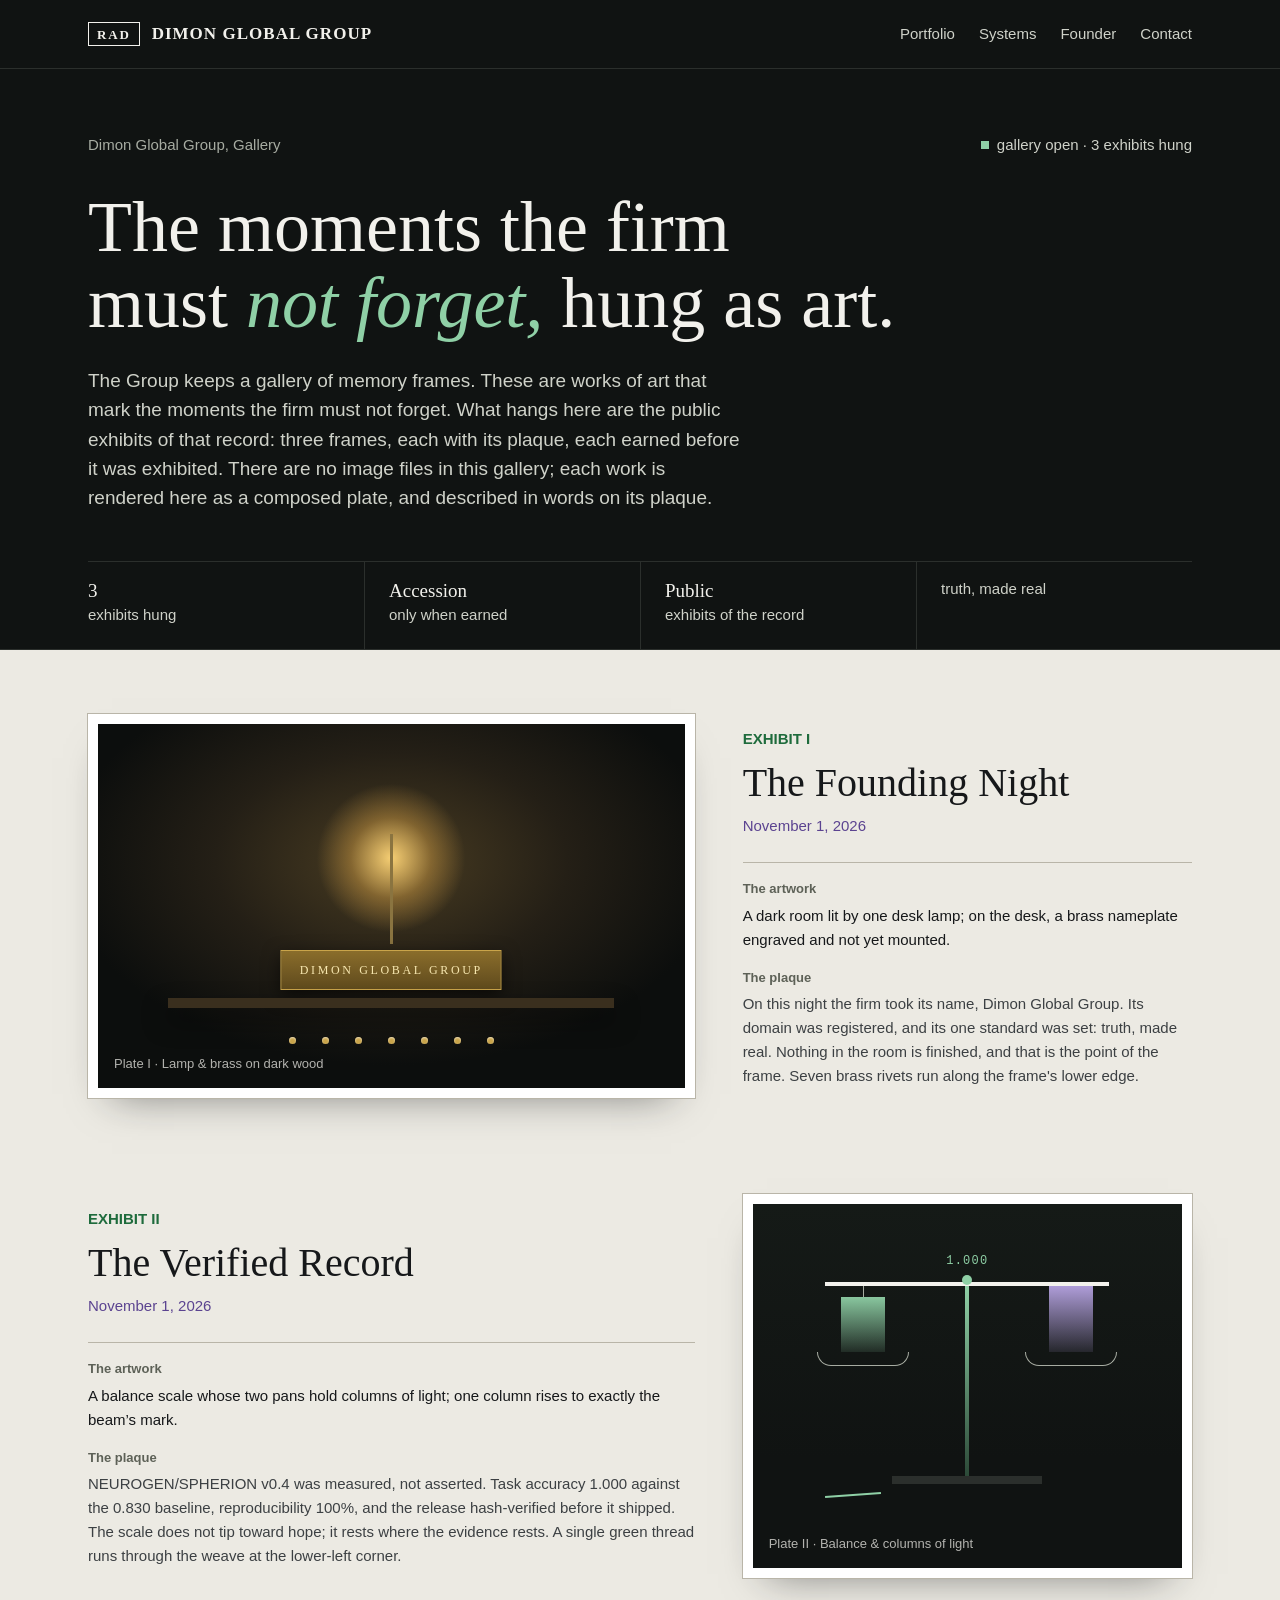
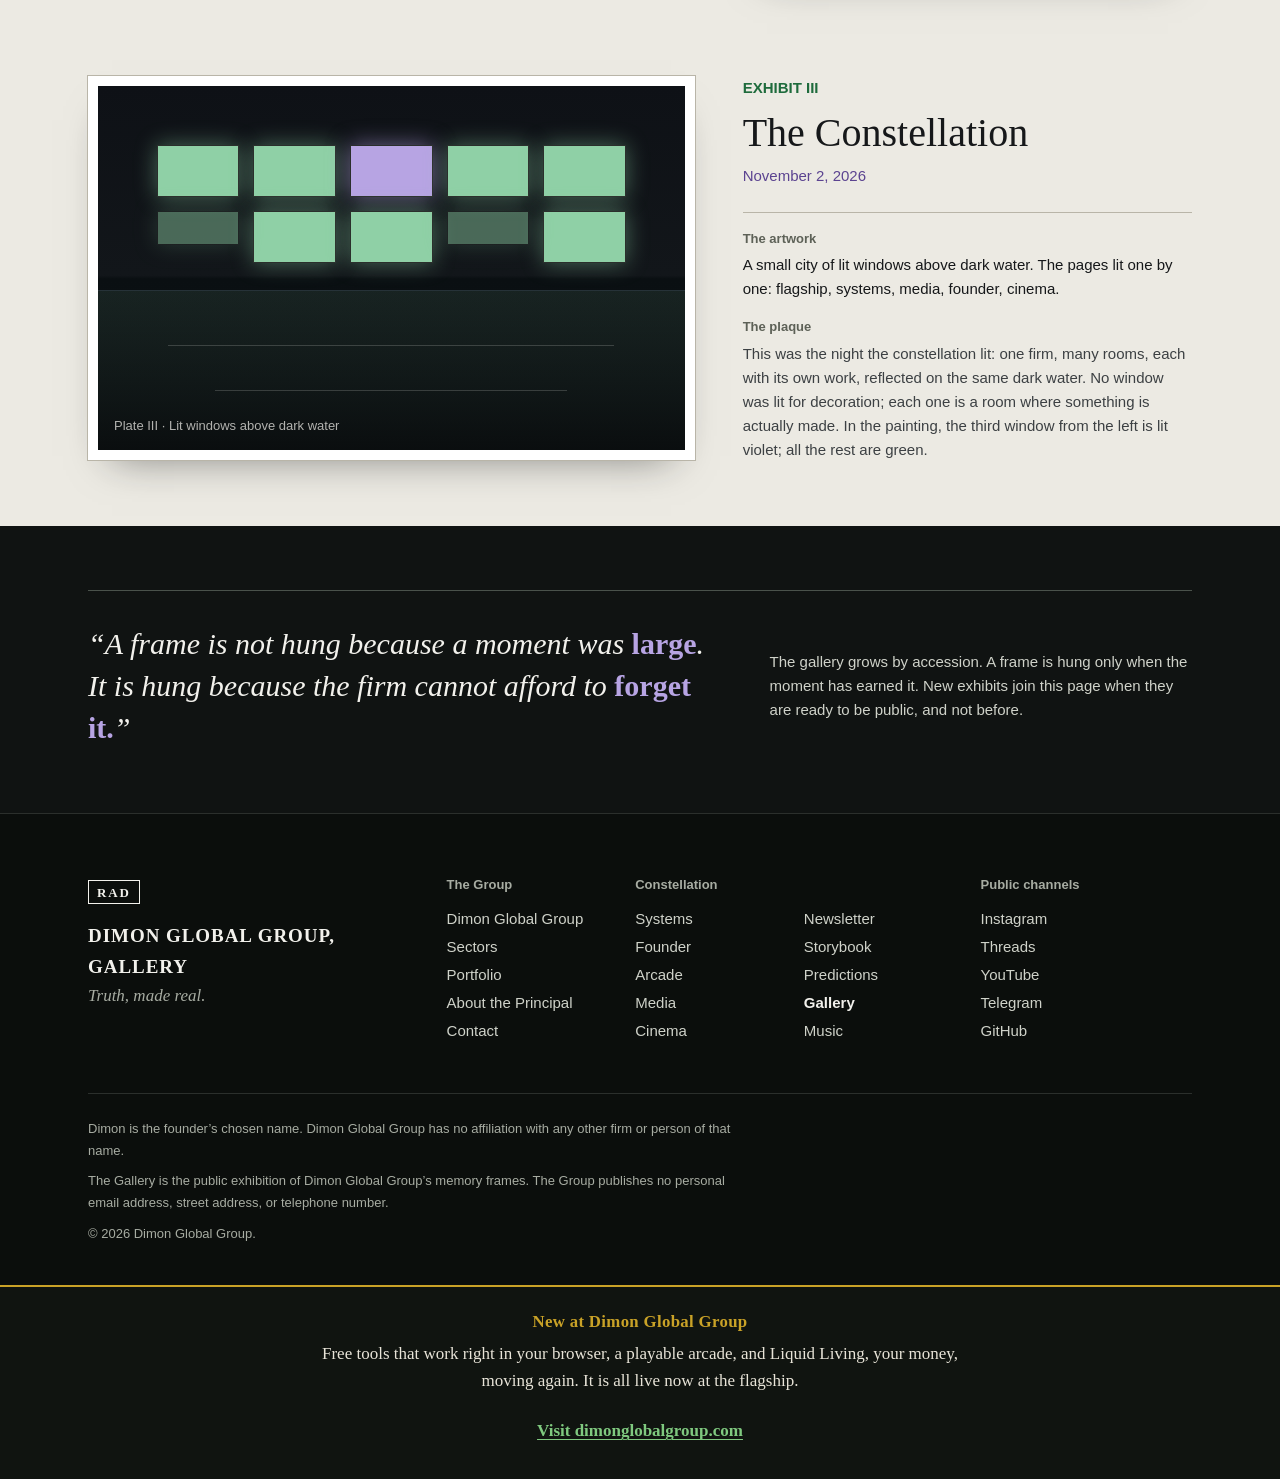
<file: dgg-gallery/index.html>
<!doctype html>
<html lang="en">
<head>
<meta charset="utf-8" />
<meta name="viewport" content="width=device-width, initial-scale=1" />
<meta name="referrer" content="strict-origin-when-cross-origin" />
<meta name="description" content="Dimon Global Group, Gallery. A museum of the firm's memory frames: works of art that mark the moments the firm must not forget, exhibited in public." />
<link rel="canonical" href="https://dimonglobalgroup.github.io/dgg-gallery/" />
<meta property="og:type" content="website" />
<meta property="og:site_name" content="Dimon Global Group" />
<meta property="og:title" content="Gallery, Dimon Global Group" />
<meta property="og:description" content="Dimon Global Group, Gallery. A museum of the firm's memory frames: works of art that mark the moments the firm must not forget, exhibited in public." />
<meta property="og:url" content="https://dimonglobalgroup.github.io/dgg-gallery/" />
<meta name="twitter:card" content="summary" />
<meta name="twitter:title" content="Gallery, Dimon Global Group" />
<meta name="twitter:description" content="Dimon Global Group, Gallery. A museum of the firm's memory frames: works of art that mark the moments the firm must not forget, exhibited in public." />
<script type="application/ld+json">
{"@context": "https://schema.org", "@type": "WebPage", "name": "Gallery, Dimon Global Group", "url": "https://dimonglobalgroup.github.io/dgg-gallery/", "description": "Dimon Global Group, Gallery. A museum of the firm's memory frames: works of art that mark the moments the firm must not forget, exhibited in public.", "isPartOf": {"@type": "WebSite", "name": "Dimon Global Group", "url": "https://dimonglobalgroup.com/"}, "publisher": {"@type": "Organization", "name": "Dimon Global Group", "url": "https://dimonglobalgroup.com/"}}
</script>
<title>Gallery, Dimon Global Group</title>
<meta name="theme-color" content="#101312" />
<link rel="icon" href="data:image/svg+xml,%3Csvg xmlns='http://www.w3.org/2000/svg' viewBox='0 0 64 64'%3E%3Crect width='64' height='64' fill='%23101312'/%3E%3Ctext x='32' y='43' font-family='Georgia,serif' font-size='32' fill='%23f2f1ec' text-anchor='middle'%3ED%3C/text%3E%3C/svg%3E" />
<style>
/* DGG-TOKENS:BEGIN - identical in every page of the estate */
:root{
  /* Colour: ink range (flagship hero and footer values) */
  --ink-950:#0b0e0c; --ink-900:#101312; --ink-800:#181c19;
  --ink-line:#2b2f2c; --ink-line-strong:#4a524b;
  --bone-100:#f2f1ec; --bone-300:#cfd2c9; --bone-500:#a7aca2;
  /* Colour: paper range (flagship body and founder values) */
  --paper-0:#ffffff; --paper-100:#f5f4f0; --paper-200:#eceae3;
  --paper-line:#d8d5cb; --paper-line-strong:#b9b5a8;
  --graphite-900:#16181a; --graphite-700:#3c4043; --graphite-500:#5d6157;
  /* Colour: the two identity accents, one tone for each surface */
  --green-300:#8fd0a6; --green-700:#1e6b3c; --green-600:#2a8a50;
  --purple-300:#b7a4e3; --purple-700:#5b4390;
  --blueprint:#123a56; --blueprint-text:#dbe6ee;

  /* Surface roles: ink is the default surface */
  --surface:var(--ink-900); --surface-raised:var(--ink-800);
  --text:var(--bone-100); --text-soft:var(--bone-300); --text-muted:var(--bone-500);
  --line:var(--ink-line); --line-strong:var(--ink-line-strong);
  --accent:var(--green-300); --accent-2:var(--purple-300);

  /* Type */
  --serif:Georgia, "Times New Roman", Times, serif;
  --sans:-apple-system, "Segoe UI", "Helvetica Neue", Helvetica, Arial, sans-serif;
  --mono:ui-monospace, "SF Mono", Menlo, Consolas, "Liberation Mono", monospace;
  --t-xs:.8125rem; --t-sm:.9375rem; --t-base:1.0625rem; --t-md:1.1875rem; --t-lg:1.5rem;
  --t-xl:clamp(1.75rem, 1.4rem + 1.4vw, 2.5rem);
  --t-2xl:clamp(2.5rem, 1.7rem + 3.6vw, 4.5rem);
  --t-display:clamp(3.5rem, 1.6rem + 7vw, 6.25rem);

  /* Space: 8px grid */
  --s-1:.25rem; --s-2:.5rem; --s-3:.75rem; --s-4:1rem; --s-5:1.5rem;
  --s-6:2rem; --s-7:3rem; --s-8:4rem; --s-9:6rem; --s-10:8rem;

  /* Layout */
  --w-page:74rem; --w-read:45rem; --gutter:clamp(1rem, .4rem + 3vw, 2.5rem);
  --header-h:4.25rem;
}
.on-paper{
  --surface:var(--paper-100); --surface-raised:var(--paper-0);
  --text:var(--graphite-900); --text-soft:var(--graphite-700); --text-muted:var(--graphite-500);
  --line:var(--paper-line); --line-strong:var(--paper-line-strong);
  --accent:var(--green-700); --accent-2:var(--purple-700);
}
.on-ink{
  --surface:var(--ink-900); --surface-raised:var(--ink-800);
  --text:var(--bone-100); --text-soft:var(--bone-300); --text-muted:var(--bone-500);
  --line:var(--ink-line); --line-strong:var(--ink-line-strong);
  --accent:var(--green-300); --accent-2:var(--purple-300);
}
/* DGG-TOKENS:END */
/* DGG-COMPONENTS:BEGIN - shared base, header, footer, buttons */
*,*::before,*::after{ box-sizing:border-box; }
html{ scroll-behavior:smooth; scroll-padding-top:calc(var(--header-h) + var(--s-4)); -webkit-text-size-adjust:100%; }
body{ margin:0; background:var(--surface); color:var(--text); font-family:var(--sans); font-size:var(--t-base); line-height:1.6; -webkit-font-smoothing:antialiased; }
img{ display:block; max-width:100%; height:auto; }
h1,h2,h3,h4{ font-family:var(--serif); font-weight:500; line-height:1.15; margin:0; }
p{ margin:0; }
a{ color:var(--accent); text-decoration:underline; text-decoration-thickness:1px; text-underline-offset:.18em; }
a:hover{ text-decoration-thickness:2px; }
:focus-visible{ outline:2px solid var(--accent); outline-offset:3px; }
.on-paper,.on-ink{ background:var(--surface); color:var(--text); }
.wrap{ max-width:var(--w-page); margin-inline:auto; padding-inline:var(--gutter); }
.skip-link{ position:absolute; left:-9999px; top:0; z-index:50; background:var(--paper-0); color:var(--graphite-900); padding:var(--s-3) var(--s-4); font-size:var(--t-sm); font-weight:600; }
.skip-link:focus{ left:0; }
.visually-hidden{ position:absolute; width:1px; height:1px; overflow:hidden; clip-path:inset(50%); white-space:nowrap; }

.topbar{ position:sticky; top:0; z-index:20; background:var(--ink-900); border-bottom:1px solid var(--ink-line); }
.topbar-in{ display:flex; align-items:center; justify-content:space-between; gap:var(--s-5); min-height:var(--header-h); }
.brand{ display:inline-flex; align-items:center; gap:var(--s-3); color:var(--bone-100); text-decoration:none; }
.mono-mark{ font-family:var(--serif); font-weight:600; font-size:var(--t-xs); letter-spacing:.14em; border:1.5px solid currentColor; padding:.3125rem .5rem .25rem; line-height:1; white-space:nowrap; }
.brand-name{ font-family:var(--serif); font-weight:600; font-size:var(--t-base); letter-spacing:.06em; white-space:nowrap; }
.nav{ display:flex; gap:var(--s-5); font-size:var(--t-sm); }
.nav a{ color:var(--bone-300); text-decoration:none; padding-block:var(--s-2); }
.nav a:hover{ color:var(--green-300); }
.nav a[aria-current="page"]{ color:var(--bone-100); box-shadow:inset 0 -1px 0 var(--green-300); }

.btn{ display:inline-block; padding:.75rem 1.375rem; font-size:var(--t-sm); font-weight:600; border:1px solid var(--line-strong); color:var(--text); text-decoration:none; }
.btn:hover{ border-color:var(--accent); color:var(--accent); }
.btn-solid{ background:var(--green-700); border-color:var(--green-700); color:#fff; }
.btn-solid:hover{ background:var(--green-600); border-color:var(--green-600); color:#fff; }
.btn-row{ display:flex; flex-wrap:wrap; gap:var(--s-3); }

.sec-head{ border-top:1px solid var(--line-strong); padding-top:var(--s-5); margin-bottom:var(--s-6); }
.sec-head h2{ font-size:var(--t-xl); }
.sec-head p{ color:var(--text-muted); margin-top:var(--s-2); }

.frame{ position:relative; border:1px solid var(--line-strong); padding:.625rem; background:var(--surface-raised); }
.frame-inner{ position:relative; overflow:hidden; background:var(--ink-950); }
.frame-inner img{ position:relative; width:100%; object-fit:cover; }
.frame-fallback{ position:absolute; inset:0; display:grid; place-items:center; color:var(--bone-500); }
img.img-missing{ opacity:0; }

.site-foot{ background:var(--ink-950); color:var(--bone-100); border-top:1px solid var(--ink-line); }
.foot-top{ display:grid; grid-template-columns:minmax(14rem,1fr) 2.4fr; gap:var(--s-7); padding-block:var(--s-8) var(--s-7); }
.foot-name{ font-family:var(--serif); font-size:var(--t-md); font-weight:600; letter-spacing:.05em; margin-top:var(--s-4); }
.foot-tag{ font-family:var(--serif); font-style:italic; color:var(--bone-500); }
.foot-nav{ display:grid; grid-template-columns:1fr 2fr 1.35fr; gap:var(--s-6); font-size:var(--t-sm); }
.foot-nav h2{ font-family:var(--sans); font-size:var(--t-xs); font-weight:600; color:var(--bone-500); margin-bottom:var(--s-3); }
.foot-nav ul{ list-style:none; margin:0; padding:0; }
.foot-nav .two-col{ columns:2; column-gap:var(--s-5); }
.foot-nav li{ break-inside:avoid; padding-block:.125rem; }
.foot-nav a{ color:var(--bone-300); text-decoration:none; }
.foot-nav a:hover{ color:var(--green-300); text-decoration:underline; }
.foot-nav a[aria-current="page"]{ color:var(--bone-100); font-weight:600; }
.foot-legal{ border-top:1px solid var(--ink-line); padding-block:var(--s-5) var(--s-6); font-size:var(--t-xs); color:var(--bone-500); line-height:1.7; }
.foot-legal p{ max-width:92ch; margin-bottom:var(--s-2); }

@media (max-width:56rem){
  .foot-top{ grid-template-columns:1fr; gap:var(--s-6); }
  .foot-nav{ grid-template-columns:1fr 1fr; }
  .foot-nav > div:nth-child(2){ grid-column:1 / -1; grid-row:1; }
}
@media (max-width:40rem){
  html{ scroll-padding-top:calc(var(--header-h) + var(--s-7)); }
  .topbar-in{ flex-wrap:wrap; gap:0; padding-block:var(--s-2); }
  .nav{ width:100%; justify-content:space-between; gap:var(--s-3); }
  .brand-name{ font-size:var(--t-sm); }
}
@media (prefers-reduced-motion:reduce){
  html{ scroll-behavior:auto; }
  *,*::before,*::after{ animation:none !important; transition:none !important; }
}
/* DGG-COMPONENTS:END */
/* DGG-DISTRICT:BEGIN - shared layer for constellation districts */
.band{ padding-block:var(--s-8); }
.on-paper.band + .on-paper.band{ padding-top:0; }
.d-hero{ padding-block:var(--s-8) 0; border-bottom:1px solid var(--line); }
.d-top{ display:flex; flex-wrap:wrap; justify-content:space-between; gap:var(--s-2) var(--s-5); margin-bottom:var(--s-6); }
.kick{ color:var(--text-muted); font-size:var(--t-sm); }
.d-hero h1{ font-size:var(--t-2xl); font-weight:400; line-height:1.06; }
.d-hero h1 em{ color:var(--accent); }
.d-hero h1 + p{ color:var(--text-soft); font-size:var(--t-md); line-height:1.55; max-width:62ch; margin-top:var(--s-5); }
.d-facts{ display:grid; grid-template-columns:repeat(auto-fit,minmax(11rem,1fr)); margin-top:var(--s-7); border-top:1px solid var(--line); }
.d-facts span{ padding:var(--s-4) var(--s-5) var(--s-5) 0; font-size:var(--t-sm); line-height:1.4; color:var(--text-soft); }
.d-facts span + span{ border-left:1px solid var(--line); padding-left:var(--s-5); }
.d-facts b{ display:block; font-family:var(--serif); font-size:var(--t-md); font-weight:400; color:var(--text); }

.status{ display:inline-flex; align-items:center; gap:var(--s-2); font-size:var(--t-sm); line-height:1.3; color:var(--text-soft); }
.status::before{ content:""; flex:none; width:.5rem; height:.5rem; background:var(--accent); }
.status.dev::before,.status.open::before{ background:none; border:1.5px solid var(--accent-2); }

.split{ display:grid; grid-template-columns:minmax(0,1.6fr) minmax(0,1fr); gap:var(--s-8); }
.split h2{ font-size:var(--t-xl); margin-bottom:var(--s-4); }
.split p{ color:var(--text-soft); max-width:62ch; }
.split p + p{ margin-top:var(--s-4); }
.side{ border-left:1px solid var(--line); padding-left:var(--s-6); }
.side .stat,.side .fact{ padding-block:var(--s-4); border-top:1px solid var(--line); }
.side .stat:first-child,.side .fact:first-child{ border-top:none; padding-top:0; }
.side .n{ font-family:var(--serif); font-size:var(--t-xl); line-height:1.15; font-variant-numeric:lining-nums; }
.side .t{ font-size:var(--t-xs); color:var(--text-muted); line-height:1.45; margin-top:var(--s-1); }

.steps{ display:grid; grid-template-columns:repeat(4,minmax(0,1fr)); border-top:1px solid var(--line-strong); }
.step{ display:block; padding:var(--s-5) var(--s-5) var(--s-5) 0; }
.step + .step{ border-left:1px solid var(--line); padding-left:var(--s-5); }
.step .no{ color:var(--accent); font-size:var(--t-xs); font-variant-numeric:tabular-nums; }
.step h3{ font-size:var(--t-lg); margin:var(--s-3) 0 var(--s-2); }
.step p{ color:var(--text-soft); font-size:var(--t-sm); }

.quote{ display:grid; grid-template-columns:minmax(0,1.5fr) minmax(0,1fr); gap:var(--s-7); align-items:center; border-top:1px solid var(--line-strong); padding-top:var(--s-6); }
.quote blockquote{ margin:0; font-family:var(--serif); font-style:italic; font-size:clamp(1.3125rem, 1.1rem + 1vw, 1.875rem); line-height:1.4; }
.quote blockquote b{ font-style:normal; font-weight:600; color:var(--accent-2); }
.quote .side{ border:none; padding:0; color:var(--text-soft); font-size:var(--t-sm); }

@media (max-width:62rem){
  .steps{ grid-template-columns:1fr 1fr; }
  .step:nth-child(odd){ border-left:none; padding-left:0; }
  .step:nth-child(n+3){ border-top:1px solid var(--line); }
  .split{ grid-template-columns:1fr; gap:var(--s-6); }
  .side{ border-left:none; padding-left:0; }
  .quote{ grid-template-columns:1fr; gap:var(--s-5); }
}
@media (max-width:40rem){
  .band{ padding-block:var(--s-7); }
  .d-hero{ padding-top:var(--s-6); }
  .d-hero h1 br{ display:none; }
  .d-facts{ grid-template-columns:1fr; }
  .d-facts span{ padding:var(--s-3) 0; }
  .d-facts span + span{ border-left:none; padding-left:0; border-top:1px solid var(--line); }
  .steps{ grid-template-columns:1fr; }
  .step,.step + .step{ border-left:none; padding-left:0; }
  .step + .step{ border-top:1px solid var(--line); }
}
/* DGG-DISTRICT:END */
/* Gallery: dark plates hung on a paper wall, plaque beside each.
   Literal colours inside .plate are artwork pigment, not interface colour. */
.wall{ background:var(--paper-200); }
.exhibits{ display:grid; gap:var(--s-9); }
.exhibit{ display:grid; grid-template-columns:minmax(0,1.35fr) minmax(0,1fr); gap:var(--s-7); align-items:center; }
.exhibit:nth-child(even) .plate{ order:2; }
.plate{ position:relative; min-height:24rem; overflow:hidden; border:.625rem solid var(--paper-0); outline:1px solid var(--line-strong); box-shadow:0 1.25rem 2.5rem -1.5rem rgba(22,24,26,.55); }
.plate .cap{ position:absolute; left:1rem; bottom:.875rem; z-index:5; font-size:var(--t-xs); color:rgba(242,241,236,.72); }
/* Plate I: lamp-lit room */
.plate.founding{ background:radial-gradient(ellipse 420px 260px at 50% 38%, #4a3d22 0%, #241f16 42%, #0c0e0d 78%); }
.plate.founding .lampglow{ position:absolute; left:50%; top:16%; width:150px; height:150px; margin-left:-75px; border-radius:50%; background:radial-gradient(circle, rgba(255,214,120,.95) 0%, rgba(255,190,80,.35) 38%, rgba(255,190,80,0) 70%); }
.plate.founding .lampstem{ position:absolute; left:50%; top:30%; width:3px; height:110px; margin-left:-1px; background:#8a7440; }
.plate.founding .desk{ position:absolute; left:12%; right:12%; bottom:22%; height:10px; background:#3a2f1e; box-shadow:0 12px 24px rgba(0,0,0,.55); }
.plate.founding .nameplate{ position:absolute; left:50%; bottom:calc(22% + 18px); transform:translateX(-50%); border:1px solid #c9a44a; background:linear-gradient(180deg,#8a6d2b,#5f4a1d); color:#f7e7b0; font-family:var(--serif); letter-spacing:.22em; font-size:12px; padding:10px 18px 9px; white-space:nowrap; box-shadow:0 6px 18px rgba(0,0,0,.6); }
.plate.founding .rivets{ position:absolute; left:0; right:0; bottom:44px; display:flex; justify-content:center; gap:26px; }
.plate.founding .rivets i{ width:7px; height:7px; border-radius:50%; background:#c9a44a; box-shadow:inset 0 1px 2px rgba(255,255,255,.6); display:block; }
/* Plate II: balance */
.plate.verified{ background:linear-gradient(180deg,#151a17 0%, #101312 70%); display:flex; align-items:center; justify-content:center; }
.balance{ position:relative; width:300px; height:250px; margin-top:-18px; }
.balance .pillar{ position:absolute; left:50%; top:34px; width:4px; height:190px; margin-left:-2px; background:linear-gradient(180deg,var(--green-300),#2c4a38); }
.balance .beam{ position:absolute; left:8px; right:8px; top:30px; height:4px; background:var(--bone-100); }
.balance .beam::after{ content:""; position:absolute; left:50%; top:-7px; width:10px; height:10px; margin-left:-5px; border-radius:50%; background:var(--green-300); }
.balance .mark{ position:absolute; left:50%; top:0; transform:translateX(-50%); font-family:var(--mono); font-size:10px; color:var(--green-300); letter-spacing:.1em; }
.balance .strings-l,.balance .strings-r{ position:absolute; top:34px; width:1px; background:var(--bone-500); }
.balance .strings-l{ left:46px; height:11px; } .balance .strings-r{ right:46px; height:0; }
.balance .pan-l,.balance .pan-r{ position:absolute; top:100px; width:92px; height:14px; border-radius:0 0 46px 46px; border:1px solid var(--bone-500); border-top:none; }
.balance .pan-l{ left:0; } .balance .pan-r{ right:0; }
.balance .col-l,.balance .col-r{ position:absolute; top:auto; bottom:150px; width:44px; }
.balance .col-l{ left:24px; height:55px; background:linear-gradient(180deg, rgba(143,208,166,.95), rgba(143,208,166,.12)); }
.balance .col-r{ right:24px; height:66px; background:linear-gradient(180deg, rgba(183,164,227,.95), rgba(183,164,227,.12)); }
.balance .base{ position:absolute; left:50%; bottom:18px; width:150px; height:8px; margin-left:-75px; background:var(--ink-line); }
.balance .thread{ position:absolute; left:8px; bottom:6px; width:56px; height:2px; background:var(--green-300); transform:rotate(-4deg); }
/* Plate III: lit windows */
.plate.constellation{ background:linear-gradient(180deg,#0e1116 0%, #12161a 52%, #0a0f12 53%, #0d1417 100%); }
.plate.constellation .windows{ position:absolute; left:10%; right:10%; top:16%; display:grid; grid-template-columns:repeat(5,1fr); gap:14px; }
.plate.constellation .windows i{ display:block; height:52px; border:1px solid var(--ink-line); background:var(--green-300); box-shadow:0 0 22px rgba(143,208,166,.45); }
.plate.constellation .windows i:nth-child(3){ background:var(--purple-300); box-shadow:0 0 22px rgba(183,164,227,.55); }
.plate.constellation .windows i:nth-child(6),.plate.constellation .windows i:nth-child(9){ opacity:.45; height:34px; }
.plate.constellation .water{ position:absolute; left:0; right:0; bottom:0; height:44%; background:linear-gradient(180deg, rgba(143,208,166,.10), rgba(10,13,14,.9)); border-top:1px solid #263238; }
.plate.constellation .water::before,.plate.constellation .water::after{ content:""; position:absolute; left:12%; right:12%; height:1px; background:rgba(242,241,236,.18); }
.plate.constellation .water::before{ top:34%; } .plate.constellation .water::after{ top:62%; left:20%; right:20%; }

.plaque .no{ color:var(--accent); font-size:var(--t-sm); font-weight:600; }
.plaque h2{ font-size:var(--t-xl); margin-top:var(--s-2); }
.plaque .date{ color:var(--accent-2); font-size:var(--t-sm); margin-top:var(--s-2); }
.plaque .artwork{ margin-top:var(--s-5); padding-top:var(--s-4); border-top:1px solid var(--line-strong); }
.plaque .story{ margin-top:var(--s-4); color:var(--text-soft); }
.plaque .artwork,.plaque .story{ font-size:var(--t-sm); }
.plaque b{ display:block; font-size:var(--t-xs); font-weight:600; color:var(--text-muted); margin-bottom:var(--s-1); }

@media (max-width:56rem){
  .exhibits{ gap:var(--s-8); }
  .exhibit{ grid-template-columns:1fr; gap:var(--s-5); }
  .exhibit:nth-child(even) .plate{ order:0; }
  .plate{ min-height:20rem; }
}
</style>
<style>
/* ==== ESTATE RESPONSIVE STANDARD v1, 2026-11-10 ====
   Phone-first touch layer for the whole public estate (Robert's order,
   Nov 10 2026: every public page adapts to phone, tablet, and desktop).
   Additive only: every rule sits inside the small-screen query below,
   so desktop rendering is unchanged. No images touched; CSS sizing only.
   Standard + regression gate: RESPONSIVE-STANDARD.md in this project.
   Verify at 390 / 768 / 1280 before any deploy. */
@media (max-width: 820px) {
  .brand { min-height: 44px; display: inline-flex; align-items: center; }
  .topbar .nav { flex-wrap: wrap; }
  .topbar .nav a { min-height: 44px; display: inline-flex; align-items: center; padding-left: .55rem; padding-right: .55rem; }
  .foot-nav a { min-height: 44px; display: flex; align-items: center; }
  .constellation a { min-height: 44px; }
  .toc a { min-height: 44px; display: flex; align-items: center; }
  .tabs a, .jump a, .rail a { min-height: 44px; display: inline-flex; align-items: center; padding-left: .55rem; padding-right: .55rem; }
  .btn { min-height: 44px; display: inline-flex; align-items: center; justify-content: center; }
  img, video, canvas { max-width: 100%; height: auto; }
}
.balance .mark { font-size: 12px; }
</style>
</head>
<body>
<a class="skip-link" href="#main">Skip to content</a>
<header class="topbar">
  <div class="wrap topbar-in">
    <a class="brand" href="https://dimonglobalgroup.com/" aria-label="Dimon Global Group, home">
      <span class="mono-mark">RAD</span>
      <span class="brand-name">DIMON GLOBAL GROUP</span>
    </a>
    <nav class="nav" aria-label="Primary">
      <a href="https://dimonglobalgroup.com/#projects">Portfolio</a>
      <a href="https://dimonglobalgroup.github.io/">Systems</a>
      <a href="https://dimonglobalgroup.github.io/dgg-founder/">Founder</a>
      <a href="https://dimonglobalgroup.com/#contact">Contact</a>
    </nav>
  </div>
</header>
<main id="main">
<section class="d-hero">
  <div class="wrap">
    <div class="d-top">
    <p class="kick">Dimon Global Group, Gallery</p>
      <p class="status">gallery open &middot; 3 exhibits hung</p>
    </div>
    <h1>The moments the firm<br />must <em>not forget,</em> hung as art.</h1>
    <p>The Group keeps a gallery of memory frames. These are works of art that mark the moments the firm must not forget. What hangs here are the public exhibits of that record: three frames, each with its plaque, each earned before it was exhibited. There are no image files in this gallery; each work is rendered here as a composed plate, and described in words on its plaque.</p>
    <div class="d-facts">
      <span><b>3</b> exhibits hung</span>
      <span><b>Accession</b> only when earned</span>
      <span><b>Public</b> exhibits of the record</span>
      <span>truth, made real</span>
    </div>
  </div>
</section>

<section class="band on-paper wall">
  <div class="wrap">
    <div class="exhibits">
    <article class="exhibit">
      <div class="plate founding" role="img" aria-label="A dark room lit by one desk lamp, with a brass nameplate on the desk">
        <div class="lampglow"></div>
        <div class="lampstem"></div>
        <div class="nameplate">DIMON&nbsp;GLOBAL&nbsp;GROUP</div>
        <div class="desk"></div>
        <div class="rivets"><i></i><i></i><i></i><i></i><i></i><i></i><i></i></div>
        <span class="cap">Plate I &middot; Lamp &amp; brass on dark wood</span>
      </div>
      <div class="plaque">
        <span class="no">EXHIBIT I</span>
        <h2>The Founding Night</h2>
        <p class="date">November 1, 2026</p>
        <p class="artwork"><b>The artwork</b>A dark room lit by one desk lamp; on the desk, a brass nameplate engraved and not yet mounted.</p>
        <p class="story"><b>The plaque</b>On this night the firm took its name, Dimon Global Group. Its domain was registered, and its one standard was set: truth, made real. Nothing in the room is finished, and that is the point of the frame. Seven brass rivets run along the frame's lower edge.</p>
      </div>
    </article>

    <article class="exhibit">
      <div class="plate verified" role="img" aria-label="A balance scale whose two pans hold columns of light">
        <div class="balance">
          <span class="mark">1.000</span>
          <div class="beam"></div>
          <div class="pillar"></div>
          <div class="strings-l"></div><div class="strings-r"></div>
          <div class="col-l"></div><div class="col-r"></div>
          <div class="pan-l"></div><div class="pan-r"></div>
          <div class="base"></div>
          <div class="thread"></div>
        </div>
        <span class="cap">Plate II &middot; Balance &amp; columns of light</span>
      </div>
      <div class="plaque">
        <span class="no">EXHIBIT II</span>
        <h2>The Verified Record</h2>
        <p class="date">November 1, 2026</p>
        <p class="artwork"><b>The artwork</b>A balance scale whose two pans hold columns of light; one column rises to exactly the beam&rsquo;s mark.</p>
        <p class="story"><b>The plaque</b>NEUROGEN/SPHERION v0.4 was measured, not asserted. Task accuracy 1.000 against the 0.830 baseline, reproducibility 100%, and the release hash-verified before it shipped. The scale does not tip toward hope; it rests where the evidence rests. A single green thread runs through the weave at the lower-left corner.</p>
      </div>
    </article>

    <article class="exhibit">
      <div class="plate constellation" role="img" aria-label="A small city of lit windows above dark water">
        <div class="windows"><i></i><i></i><i></i><i></i><i></i><i></i><i></i><i></i><i></i><i></i></div>
        <div class="water"></div>
        <span class="cap">Plate III &middot; Lit windows above dark water</span>
      </div>
      <div class="plaque">
        <span class="no">EXHIBIT III</span>
        <h2>The Constellation</h2>
        <p class="date">November 2, 2026</p>
        <p class="artwork"><b>The artwork</b>A small city of lit windows above dark water. The pages lit one by one: flagship, systems, media, founder, cinema.</p>
        <p class="story"><b>The plaque</b>This was the night the constellation lit: one firm, many rooms, each with its own work, reflected on the same dark water. No window was lit for decoration; each one is a room where something is actually made. In the painting, the third window from the left is lit violet; all the rest are green.</p>
      </div>
    </article>
    </div>
  </div>
</section>

<section class="band">
  <div class="wrap">
    <div class="quote">
    <blockquote>&ldquo;A frame is not hung because a moment was <b>large</b>. It is hung because the firm cannot afford to <b>forget it.</b>&rdquo;</blockquote>
    <p class="side">The gallery grows by accession. A frame is hung only when the moment has earned it. New exhibits join this page when they are ready to be public, and not before.</p>
    </div>
  </div>
</section>
</main>
<footer class="site-foot">
  <div class="wrap">
    <div class="foot-top">
      <div>
        <a class="brand" href="https://dimonglobalgroup.com/" aria-label="Dimon Global Group, home"><span class="mono-mark">RAD</span></a>
        <p class="foot-name">DIMON GLOBAL GROUP, GALLERY</p>
        <p class="foot-tag">Truth, made real.</p>
      </div>
      <nav class="foot-nav" aria-label="Footer">
        <div>
          <h2>The Group</h2>
          <ul>
          <li><a href="https://dimonglobalgroup.com/">Dimon Global Group</a></li>
          <li><a href="https://dimonglobalgroup.com/#projects">Sectors</a></li>
          <li><a href="https://dimonglobalgroup.com/#projects">Portfolio</a></li>
          <li><a href="https://dimonglobalgroup.com/#who-i-am">About the Principal</a></li>
          <li><a href="https://dimonglobalgroup.com/#contact">Contact</a></li>
          </ul>
        </div>
        <div>
          <h2>Constellation</h2>
          <ul class="two-col">
          <li><a href="https://dimonglobalgroup.github.io/">Systems</a></li>
          <li><a href="https://dimonglobalgroup.github.io/dgg-founder/">Founder</a></li>
          <li><a href="https://dimonglobalgroup.github.io/dgg-arcade/">Arcade</a></li>
          <li><a href="https://dimonglobalgroup.github.io/dgg-media/">Media</a></li>
          <li><a href="https://dimonglobalgroup.github.io/dgg-cinema/">Cinema</a></li>
          <li><a href="https://dimonglobalgroup.github.io/dgg-newsletter/">Newsletter</a></li>
          <li><a href="https://dimonglobalgroup.github.io/dgg-storybook/">Storybook</a></li>
          <li><a href="https://dimonglobalgroup.github.io/dgg-predictions/">Predictions</a></li>
          <li><a href="https://dimonglobalgroup.github.io/dgg-gallery/" aria-current="page">Gallery</a></li>
          <li><a href="https://dimonglobalgroup.github.io/dgg-music/">Music</a></li>
          </ul>
        </div>
        <div>
          <h2>Public channels</h2>
          <ul>
          <li><a href="https://www.instagram.com/thearchitectrad" target="_blank" rel="noopener">Instagram</a></li>
          <li><a href="https://www.threads.net/@thearchitectrad" target="_blank" rel="noopener">Threads</a></li>
          <li><a href="https://www.youtube.com/@RobertDonaldson-rad" target="_blank" rel="noopener">YouTube</a></li>
          <li><a href="https://t.me/RAD_Dimon" target="_blank" rel="noopener">Telegram</a></li>
          <li><a href="https://github.com/DimonGlobalGroup" target="_blank" rel="noopener">GitHub</a></li>
          </ul>
        </div>
      </nav>
    </div>
    <div class="foot-legal">
      <p>Dimon is the founder&rsquo;s chosen name. Dimon Global Group has no affiliation with any other firm or person of that name.</p>
      <p>The Gallery is the public exhibition of Dimon Global Group&rsquo;s memory frames. The Group publishes no personal email address, street address, or telephone number.</p>
      <p>&copy; 2026 Dimon Global Group.</p>
    </div>
  </div>
</footer>

<div style="border-top:2px solid #c9a227;background:#101410;color:#e8e4d8;padding:22px 16px;text-align:center;font-family:Georgia,'Times New Roman',serif;">
  <p style="margin:0 0 6px;font-size:1.05rem;letter-spacing:.02em;"><strong style="color:#c9a227;">New at Dimon Global Group</strong></p>
  <p style="margin:0 auto 10px;max-width:640px;line-height:1.55;">Free tools that work right in your browser, a playable arcade, and Liquid Living, your money, moving again. It is all live now at the flagship.</p>
  <p style="margin:0;"><a href="https://dimonglobalgroup.com" style="color:#7fc97f;font-weight:bold;text-decoration:underline;display:inline-block;padding:13px 12px;">Visit dimonglobalgroup.com</a></p>
</div>
</body>
</html>
</file>
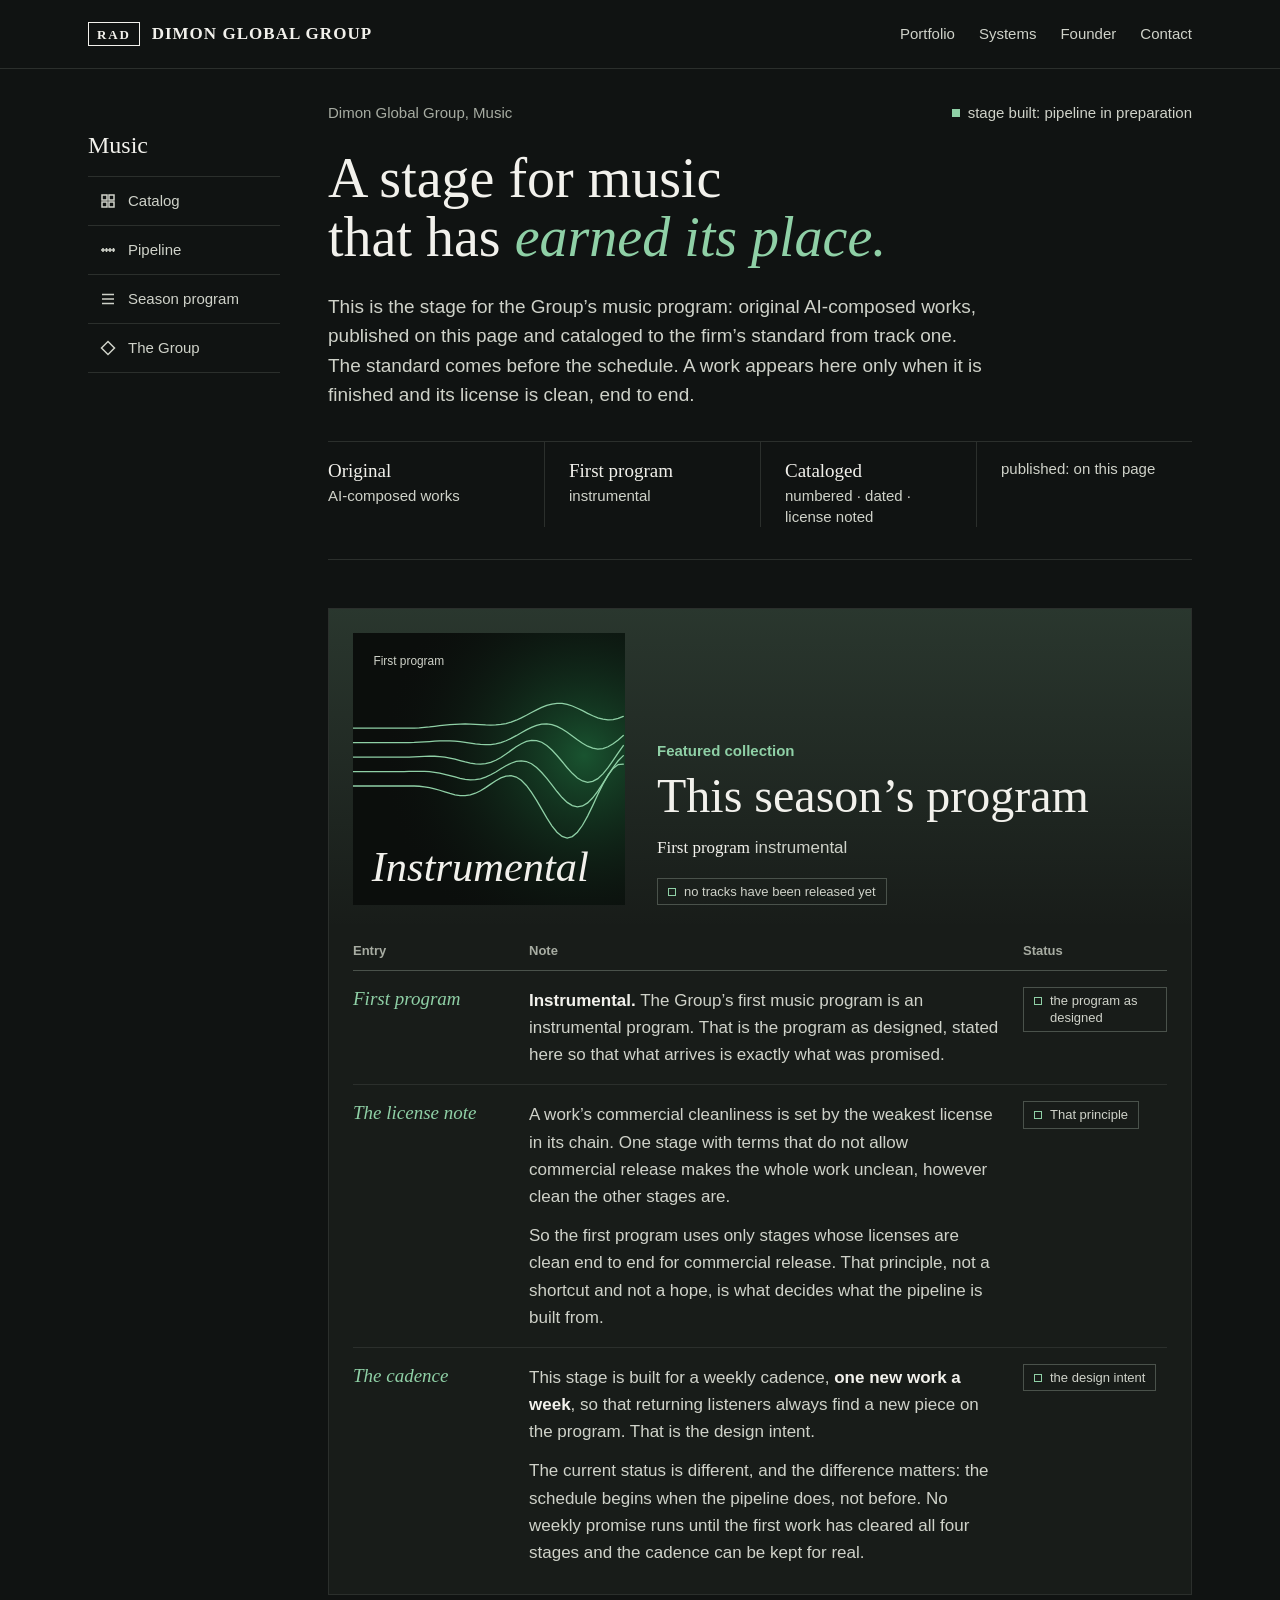
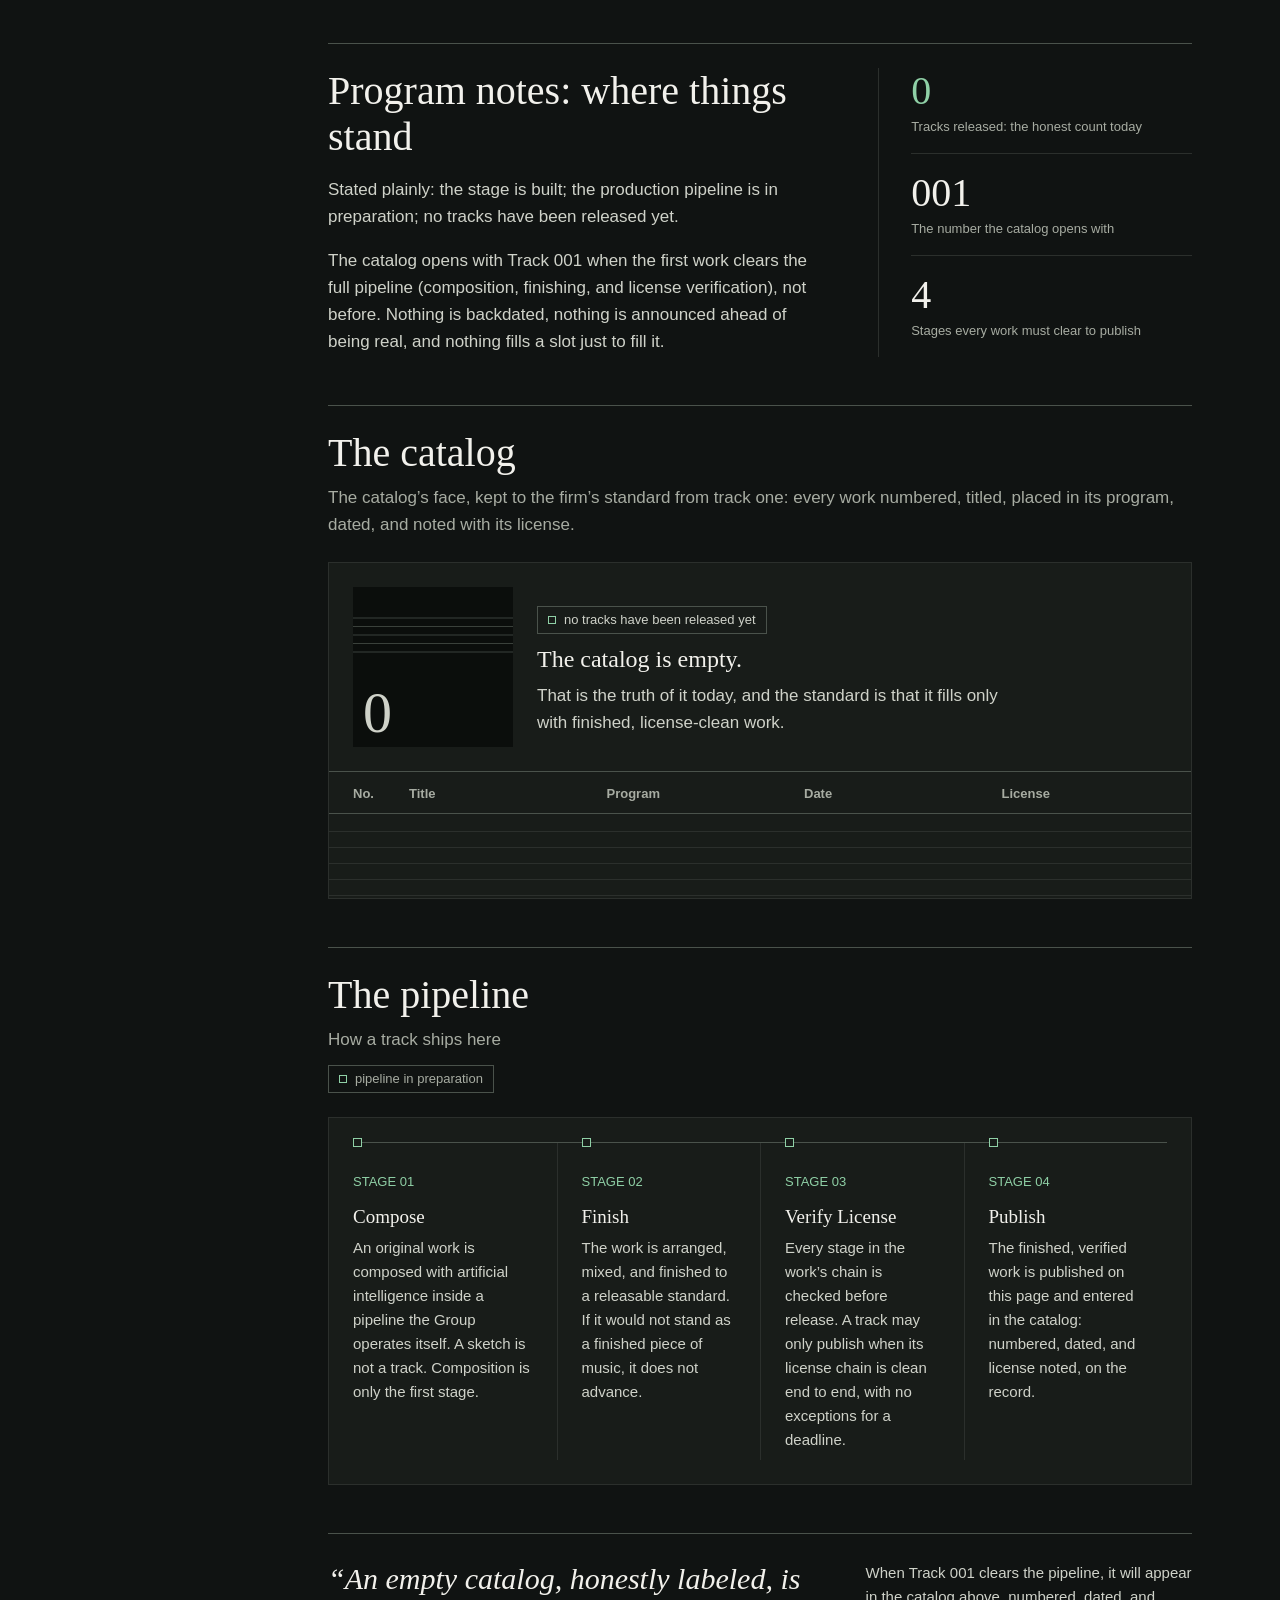
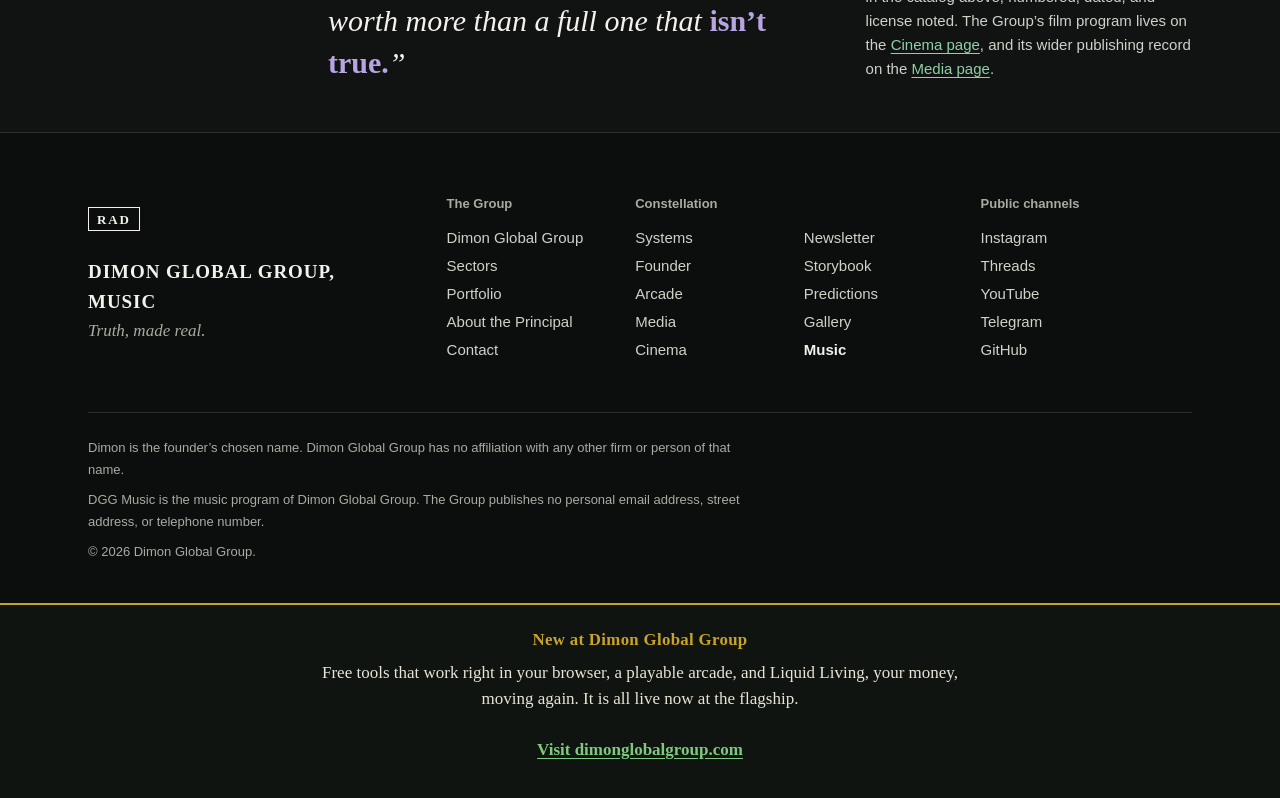
<file: dgg-music/index.html>
<!doctype html>
<html lang="en">
<head>
<meta charset="utf-8" />
<meta name="viewport" content="width=device-width, initial-scale=1" />
<meta name="referrer" content="strict-origin-when-cross-origin" />
<meta name="description" content="Dimon Global Group, Music. The stage for the Group's music program: original AI-composed works, published on this page and cataloged to the firm's standard from track one." />
<link rel="canonical" href="https://dimonglobalgroup.github.io/dgg-music/" />
<meta property="og:type" content="website" />
<meta property="og:site_name" content="Dimon Global Group" />
<meta property="og:title" content="Music, Dimon Global Group" />
<meta property="og:description" content="Dimon Global Group, Music. The stage for the Group's music program: original AI-composed works, published on this page and cataloged to the firm's standard from track one." />
<meta property="og:url" content="https://dimonglobalgroup.github.io/dgg-music/" />
<meta name="twitter:card" content="summary" />
<meta name="twitter:title" content="Music, Dimon Global Group" />
<meta name="twitter:description" content="Dimon Global Group, Music. The stage for the Group's music program: original AI-composed works, published on this page and cataloged to the firm's standard from track one." />
<script type="application/ld+json">
{"@context": "https://schema.org", "@type": "WebPage", "name": "Music, Dimon Global Group", "url": "https://dimonglobalgroup.github.io/dgg-music/", "description": "Dimon Global Group, Music. The stage for the Group's music program: original AI-composed works, published on this page and cataloged to the firm's standard from track one.", "isPartOf": {"@type": "WebSite", "name": "Dimon Global Group", "url": "https://dimonglobalgroup.com/"}, "publisher": {"@type": "Organization", "name": "Dimon Global Group", "url": "https://dimonglobalgroup.com/"}}
</script>
<title>Music, Dimon Global Group</title>
<meta name="theme-color" content="#101312" />
<link rel="icon" href="data:image/svg+xml,%3Csvg xmlns='http://www.w3.org/2000/svg' viewBox='0 0 64 64'%3E%3Crect width='64' height='64' fill='%23101312'/%3E%3Ctext x='32' y='43' font-family='Georgia,serif' font-size='32' fill='%23f2f1ec' text-anchor='middle'%3ED%3C/text%3E%3C/svg%3E" />
<style>
/* DGG-TOKENS:BEGIN - identical in every page of the estate */
:root{
  /* Colour: ink range (flagship hero and footer values) */
  --ink-950:#0b0e0c; --ink-900:#101312; --ink-800:#181c19;
  --ink-line:#2b2f2c; --ink-line-strong:#4a524b;
  --bone-100:#f2f1ec; --bone-300:#cfd2c9; --bone-500:#a7aca2;
  /* Colour: paper range (flagship body and founder values) */
  --paper-0:#ffffff; --paper-100:#f5f4f0; --paper-200:#eceae3;
  --paper-line:#d8d5cb; --paper-line-strong:#b9b5a8;
  --graphite-900:#16181a; --graphite-700:#3c4043; --graphite-500:#5d6157;
  /* Colour: the two identity accents, one tone for each surface */
  --green-300:#8fd0a6; --green-700:#1e6b3c; --green-600:#2a8a50;
  --purple-300:#b7a4e3; --purple-700:#5b4390;
  --blueprint:#123a56; --blueprint-text:#dbe6ee;

  /* Surface roles: ink is the default surface */
  --surface:var(--ink-900); --surface-raised:var(--ink-800);
  --text:var(--bone-100); --text-soft:var(--bone-300); --text-muted:var(--bone-500);
  --line:var(--ink-line); --line-strong:var(--ink-line-strong);
  --accent:var(--green-300); --accent-2:var(--purple-300);

  /* Type */
  --serif:Georgia, "Times New Roman", Times, serif;
  --sans:-apple-system, "Segoe UI", "Helvetica Neue", Helvetica, Arial, sans-serif;
  --mono:ui-monospace, "SF Mono", Menlo, Consolas, "Liberation Mono", monospace;
  --t-xs:.8125rem; --t-sm:.9375rem; --t-base:1.0625rem; --t-md:1.1875rem; --t-lg:1.5rem;
  --t-xl:clamp(1.75rem, 1.4rem + 1.4vw, 2.5rem);
  --t-2xl:clamp(2.5rem, 1.7rem + 3.6vw, 4.5rem);
  --t-display:clamp(3.5rem, 1.6rem + 7vw, 6.25rem);

  /* Space: 8px grid */
  --s-1:.25rem; --s-2:.5rem; --s-3:.75rem; --s-4:1rem; --s-5:1.5rem;
  --s-6:2rem; --s-7:3rem; --s-8:4rem; --s-9:6rem; --s-10:8rem;

  /* Layout */
  --w-page:74rem; --w-read:45rem; --gutter:clamp(1rem, .4rem + 3vw, 2.5rem);
  --header-h:4.25rem;
}
.on-paper{
  --surface:var(--paper-100); --surface-raised:var(--paper-0);
  --text:var(--graphite-900); --text-soft:var(--graphite-700); --text-muted:var(--graphite-500);
  --line:var(--paper-line); --line-strong:var(--paper-line-strong);
  --accent:var(--green-700); --accent-2:var(--purple-700);
}
.on-ink{
  --surface:var(--ink-900); --surface-raised:var(--ink-800);
  --text:var(--bone-100); --text-soft:var(--bone-300); --text-muted:var(--bone-500);
  --line:var(--ink-line); --line-strong:var(--ink-line-strong);
  --accent:var(--green-300); --accent-2:var(--purple-300);
}
/* DGG-TOKENS:END */
/* DGG-COMPONENTS:BEGIN - shared base, header, footer, buttons */
*,*::before,*::after{ box-sizing:border-box; }
html{ scroll-behavior:smooth; scroll-padding-top:calc(var(--header-h) + var(--s-4)); -webkit-text-size-adjust:100%; }
body{ margin:0; background:var(--surface); color:var(--text); font-family:var(--sans); font-size:var(--t-base); line-height:1.6; -webkit-font-smoothing:antialiased; }
img{ display:block; max-width:100%; height:auto; }
h1,h2,h3,h4{ font-family:var(--serif); font-weight:500; line-height:1.15; margin:0; }
p{ margin:0; }
a{ color:var(--accent); text-decoration:underline; text-decoration-thickness:1px; text-underline-offset:.18em; }
a:hover{ text-decoration-thickness:2px; }
:focus-visible{ outline:2px solid var(--accent); outline-offset:3px; }
.on-paper,.on-ink{ background:var(--surface); color:var(--text); }
.wrap{ max-width:var(--w-page); margin-inline:auto; padding-inline:var(--gutter); }
.skip-link{ position:absolute; left:-9999px; top:0; z-index:50; background:var(--paper-0); color:var(--graphite-900); padding:var(--s-3) var(--s-4); font-size:var(--t-sm); font-weight:600; }
.skip-link:focus{ left:0; }
.visually-hidden{ position:absolute; width:1px; height:1px; overflow:hidden; clip-path:inset(50%); white-space:nowrap; }

.topbar{ position:sticky; top:0; z-index:20; background:var(--ink-900); border-bottom:1px solid var(--ink-line); }
.topbar-in{ display:flex; align-items:center; justify-content:space-between; gap:var(--s-5); min-height:var(--header-h); }
.brand{ display:inline-flex; align-items:center; gap:var(--s-3); color:var(--bone-100); text-decoration:none; }
.mono-mark{ font-family:var(--serif); font-weight:600; font-size:var(--t-xs); letter-spacing:.14em; border:1.5px solid currentColor; padding:.3125rem .5rem .25rem; line-height:1; white-space:nowrap; }
.brand-name{ font-family:var(--serif); font-weight:600; font-size:var(--t-base); letter-spacing:.06em; white-space:nowrap; }
.nav{ display:flex; gap:var(--s-5); font-size:var(--t-sm); }
.nav a{ color:var(--bone-300); text-decoration:none; padding-block:var(--s-2); }
.nav a:hover{ color:var(--green-300); }
.nav a[aria-current="page"]{ color:var(--bone-100); box-shadow:inset 0 -1px 0 var(--green-300); }

.btn{ display:inline-block; padding:.75rem 1.375rem; font-size:var(--t-sm); font-weight:600; border:1px solid var(--line-strong); color:var(--text); text-decoration:none; }
.btn:hover{ border-color:var(--accent); color:var(--accent); }
.btn-solid{ background:var(--green-700); border-color:var(--green-700); color:#fff; }
.btn-solid:hover{ background:var(--green-600); border-color:var(--green-600); color:#fff; }
.btn-row{ display:flex; flex-wrap:wrap; gap:var(--s-3); }

.sec-head{ border-top:1px solid var(--line-strong); padding-top:var(--s-5); margin-bottom:var(--s-6); }
.sec-head h2{ font-size:var(--t-xl); }
.sec-head p{ color:var(--text-muted); margin-top:var(--s-2); }

.frame{ position:relative; border:1px solid var(--line-strong); padding:.625rem; background:var(--surface-raised); }
.frame-inner{ position:relative; overflow:hidden; background:var(--ink-950); }
.frame-inner img{ position:relative; width:100%; object-fit:cover; }
.frame-fallback{ position:absolute; inset:0; display:grid; place-items:center; color:var(--bone-500); }
img.img-missing{ opacity:0; }

.site-foot{ background:var(--ink-950); color:var(--bone-100); border-top:1px solid var(--ink-line); }
.foot-top{ display:grid; grid-template-columns:minmax(14rem,1fr) 2.4fr; gap:var(--s-7); padding-block:var(--s-8) var(--s-7); }
.foot-name{ font-family:var(--serif); font-size:var(--t-md); font-weight:600; letter-spacing:.05em; margin-top:var(--s-4); }
.foot-tag{ font-family:var(--serif); font-style:italic; color:var(--bone-500); }
.foot-nav{ display:grid; grid-template-columns:1fr 2fr 1.35fr; gap:var(--s-6); font-size:var(--t-sm); }
.foot-nav h2{ font-family:var(--sans); font-size:var(--t-xs); font-weight:600; color:var(--bone-500); margin-bottom:var(--s-3); }
.foot-nav ul{ list-style:none; margin:0; padding:0; }
.foot-nav .two-col{ columns:2; column-gap:var(--s-5); }
.foot-nav li{ break-inside:avoid; padding-block:.125rem; }
.foot-nav a{ color:var(--bone-300); text-decoration:none; }
.foot-nav a:hover{ color:var(--green-300); text-decoration:underline; }
.foot-nav a[aria-current="page"]{ color:var(--bone-100); font-weight:600; }
.foot-legal{ border-top:1px solid var(--ink-line); padding-block:var(--s-5) var(--s-6); font-size:var(--t-xs); color:var(--bone-500); line-height:1.7; }
.foot-legal p{ max-width:92ch; margin-bottom:var(--s-2); }

@media (max-width:56rem){
  .foot-top{ grid-template-columns:1fr; gap:var(--s-6); }
  .foot-nav{ grid-template-columns:1fr 1fr; }
  .foot-nav > div:nth-child(2){ grid-column:1 / -1; grid-row:1; }
}
@media (max-width:40rem){
  html{ scroll-padding-top:calc(var(--header-h) + var(--s-7)); }
  .topbar-in{ flex-wrap:wrap; gap:0; padding-block:var(--s-2); }
  .nav{ width:100%; justify-content:space-between; gap:var(--s-3); }
  .brand-name{ font-size:var(--t-sm); }
}
@media (prefers-reduced-motion:reduce){
  html{ scroll-behavior:auto; }
  *,*::before,*::after{ animation:none !important; transition:none !important; }
}
/* DGG-COMPONENTS:END */
/* DGG-DISTRICT:BEGIN - shared layer for constellation districts */
.band{ padding-block:var(--s-8); }
.on-paper.band + .on-paper.band{ padding-top:0; }
.d-hero{ padding-block:var(--s-8) 0; border-bottom:1px solid var(--line); }
.d-top{ display:flex; flex-wrap:wrap; justify-content:space-between; gap:var(--s-2) var(--s-5); margin-bottom:var(--s-6); }
.kick{ color:var(--text-muted); font-size:var(--t-sm); }
.d-hero h1{ font-size:var(--t-2xl); font-weight:400; line-height:1.06; }
.d-hero h1 em{ color:var(--accent); }
.d-hero h1 + p{ color:var(--text-soft); font-size:var(--t-md); line-height:1.55; max-width:62ch; margin-top:var(--s-5); }
.d-facts{ display:grid; grid-template-columns:repeat(auto-fit,minmax(11rem,1fr)); margin-top:var(--s-7); border-top:1px solid var(--line); }
.d-facts span{ padding:var(--s-4) var(--s-5) var(--s-5) 0; font-size:var(--t-sm); line-height:1.4; color:var(--text-soft); }
.d-facts span + span{ border-left:1px solid var(--line); padding-left:var(--s-5); }
.d-facts b{ display:block; font-family:var(--serif); font-size:var(--t-md); font-weight:400; color:var(--text); }

.status{ display:inline-flex; align-items:center; gap:var(--s-2); font-size:var(--t-sm); line-height:1.3; color:var(--text-soft); }
.status::before{ content:""; flex:none; width:.5rem; height:.5rem; background:var(--accent); }
.status.dev::before,.status.open::before{ background:none; border:1.5px solid var(--accent-2); }

.split{ display:grid; grid-template-columns:minmax(0,1.6fr) minmax(0,1fr); gap:var(--s-8); }
.split h2{ font-size:var(--t-xl); margin-bottom:var(--s-4); }
.split p{ color:var(--text-soft); max-width:62ch; }
.split p + p{ margin-top:var(--s-4); }
.side{ border-left:1px solid var(--line); padding-left:var(--s-6); }
.side .stat,.side .fact{ padding-block:var(--s-4); border-top:1px solid var(--line); }
.side .stat:first-child,.side .fact:first-child{ border-top:none; padding-top:0; }
.side .n{ font-family:var(--serif); font-size:var(--t-xl); line-height:1.15; font-variant-numeric:lining-nums; }
.side .t{ font-size:var(--t-xs); color:var(--text-muted); line-height:1.45; margin-top:var(--s-1); }

.steps{ display:grid; grid-template-columns:repeat(4,minmax(0,1fr)); border-top:1px solid var(--line-strong); }
.step{ display:block; padding:var(--s-5) var(--s-5) var(--s-5) 0; }
.step + .step{ border-left:1px solid var(--line); padding-left:var(--s-5); }
.step .no{ color:var(--accent); font-size:var(--t-xs); font-variant-numeric:tabular-nums; }
.step h3{ font-size:var(--t-lg); margin:var(--s-3) 0 var(--s-2); }
.step p{ color:var(--text-soft); font-size:var(--t-sm); }

.quote{ display:grid; grid-template-columns:minmax(0,1.5fr) minmax(0,1fr); gap:var(--s-7); align-items:center; border-top:1px solid var(--line-strong); padding-top:var(--s-6); }
.quote blockquote{ margin:0; font-family:var(--serif); font-style:italic; font-size:clamp(1.3125rem, 1.1rem + 1vw, 1.875rem); line-height:1.4; }
.quote blockquote b{ font-style:normal; font-weight:600; color:var(--accent-2); }
.quote .side{ border:none; padding:0; color:var(--text-soft); font-size:var(--t-sm); }

@media (max-width:62rem){
  .steps{ grid-template-columns:1fr 1fr; }
  .step:nth-child(odd){ border-left:none; padding-left:0; }
  .step:nth-child(n+3){ border-top:1px solid var(--line); }
  .split{ grid-template-columns:1fr; gap:var(--s-6); }
  .side{ border-left:none; padding-left:0; }
  .quote{ grid-template-columns:1fr; gap:var(--s-5); }
}
@media (max-width:40rem){
  .band{ padding-block:var(--s-7); }
  .d-hero{ padding-top:var(--s-6); }
  .d-hero h1 br{ display:none; }
  .d-facts{ grid-template-columns:1fr; }
  .d-facts span{ padding:var(--s-3) 0; }
  .d-facts span + span{ border-left:none; padding-left:0; border-top:1px solid var(--line); }
  .steps{ grid-template-columns:1fr; }
  .step,.step + .step{ border-left:none; padding-left:0; }
  .step + .step{ border-top:1px solid var(--line); }
}
/* DGG-DISTRICT:END */
/* Music: the catalog is an empty staff, ruled and waiting. Nothing fills it. */
/* MUSIC-PLATFORM: page skin. The staff is the motif: straight where nothing has been released, in motion on the program's cover. */
.platform{ display:grid; grid-template-columns:12rem minmax(0,1fr); gap:var(--s-7); max-width:var(--w-page); margin-inline:auto; padding-inline:var(--gutter); }
.stage{ min-width:0; padding-bottom:var(--s-7); }
.stage section,.site-foot{ scroll-margin-top:var(--s-6); }
.stage .band{ padding-block:var(--s-7) 0; }

/* Section rail */
.rail{ position:sticky; top:calc(var(--header-h) + var(--s-6)); align-self:start; padding-block:var(--s-6); }
.rail-name{ font-family:var(--serif); font-size:var(--t-lg); line-height:1.15; color:var(--text); margin-bottom:var(--s-4); }
.rail ul{ list-style:none; margin:0; padding:0; border-top:1px solid var(--line); }
.rail li{ border-bottom:1px solid var(--line); }
.rail a{ display:flex; align-items:center; gap:var(--s-3); min-height:3rem; padding-inline:var(--s-3); color:var(--text-soft); font-size:var(--t-sm); text-decoration:none; }
.rail a:hover{ color:var(--accent); background:var(--surface-raised); }
.rail a[aria-current="location"]{ color:var(--text); background:var(--surface-raised); box-shadow:inset 3px 0 0 var(--accent); }
.rail a:focus-visible{ outline-offset:-2px; }
.rail svg{ flex:none; width:1rem; height:1rem; fill:none; stroke:currentColor; stroke-width:1.5; }

/* Status badges: hollow square means not released. Words come from the page. */
.badge{ display:inline-flex; align-items:baseline; gap:var(--s-2); max-width:100%; padding:.25rem .625rem; border:1px solid var(--line-strong); font-size:var(--t-xs); line-height:1.35; color:var(--text-soft); }
.badge::before{ content:""; flex:none; width:.5rem; height:.5rem; border:1.5px solid var(--accent); }

/* Hero */
.stage .d-hero{ padding-block:var(--s-6) var(--s-6); }
.stage .d-hero h1{ font-size:clamp(2.375rem, 1.7rem + 2.6vw, 3.5rem); }
.stage .d-top{ align-items:center; margin-bottom:var(--s-5); }
.stage .d-facts{ margin-top:var(--s-6); }
.stage .d-facts span{ padding-bottom:0; }

/* Featured collection */
.featured{ background:var(--surface-raised); border:1px solid var(--line); }
.featured-head{ display:grid; grid-template-columns:minmax(0,17rem) minmax(0,1fr); gap:var(--s-6); align-items:end; padding:var(--s-5); background:linear-gradient(180deg, rgba(143,208,166,.15), rgba(143,208,166,0)); }
.cover{ display:block; width:100%; height:auto; aspect-ratio:1; background:var(--ink-950); }
.cover .field{ fill:var(--ink-950); }
.cover .rule{ fill:none; stroke:var(--green-300); stroke-width:1.5; stroke-linecap:round; }
.cover .rule.flat{ stroke:var(--ink-line-strong); }
.cover text{ fill:var(--bone-100); font-family:var(--serif); }
.cover .small{ fill:var(--bone-300); font-family:var(--sans); font-size:14px; }
.cover .large{ font-size:50px; font-style:italic; }
.cover .count{ font-size:116px; fill:var(--bone-300); }
.cover .glow-a{ stop-color:var(--green-700); stop-opacity:.75; }
.cover .glow-b{ stop-color:var(--ink-950); stop-opacity:0; }
.feat-kicker{ color:var(--accent); font-size:var(--t-sm); font-weight:600; }
.featured-head h2{ font-size:clamp(2.125rem, 1.6rem + 2vw, 3rem); font-weight:400; line-height:1.06; margin-top:var(--s-2); }
.feat-meta{ color:var(--text-soft); margin-top:var(--s-3); }
.feat-meta b{ color:var(--text); font-family:var(--serif); font-weight:400; }
.featured-head .badge{ margin-top:var(--s-4); }

.tracks{ padding-inline:var(--s-5); padding-bottom:var(--s-3); }
.tracks-head,.tr{ display:grid; grid-template-columns:9.5rem minmax(0,1fr) 9rem; gap:var(--s-5); }
.tracks-head{ padding-block:var(--s-3) var(--s-2); border-bottom:1px solid var(--line-strong); color:var(--text-muted); font-size:var(--t-xs); font-weight:600; }
.tr-list{ list-style:none; margin:0; padding:0; }
.tr{ padding-block:var(--s-4); border-bottom:1px solid var(--line); }
.tr:last-child{ border-bottom:none; }
.tr h3{ font-family:var(--serif); font-size:var(--t-md); font-weight:400; font-style:italic; color:var(--accent); line-height:1.3; }
.tr-body{ color:var(--text-soft); max-width:62ch; }
.tr-body b{ color:var(--text); font-weight:600; }
.tr-body p + p{ margin-top:var(--s-3); }
.tr .badge{ align-self:start; justify-self:start; }

/* Catalog */
.cat-grid{ display:grid; grid-template-columns:repeat(auto-fill,minmax(14rem,1fr)); gap:var(--s-4); }
.album{ grid-column:1 / -1; background:var(--surface-raised); border:1px solid var(--line); }
.album-top{ display:grid; grid-template-columns:minmax(0,10rem) minmax(0,1fr); gap:var(--s-5); align-items:center; padding:var(--s-5); }
.album h3{ font-size:var(--t-lg); font-weight:400; margin-top:var(--s-3); }
.album-top p{ color:var(--text-soft); max-width:52ch; margin-top:var(--s-2); }
.catalog{ width:100%; border-collapse:collapse; table-layout:fixed; }
.catalog th{ text-align:left; font-size:var(--t-xs); font-weight:600; color:var(--text-muted); padding:var(--s-3) var(--s-2) var(--s-2); border-block:1px solid var(--line-strong); }
.catalog th:first-child{ width:4.5rem; padding-left:var(--s-5); }
.catalog td.empty{ height:5.25rem; background:repeating-linear-gradient(180deg, transparent 0 .9375rem, var(--line) .9375rem 1rem) center / 100% 5rem no-repeat; }

/* Program notes */
.notes .split{ gap:var(--s-7); border-top:1px solid var(--line-strong); padding-top:var(--s-5); }
.notes .side .stat:first-child .n{ color:var(--accent); }

/* Pipeline */
.ships{ background:var(--surface-raised); border:1px solid var(--line); padding:var(--s-5); }
.stage .sec-head{ margin-bottom:var(--s-5); }
.sec-head .badge{ margin-top:var(--s-3); }
.ships .steps{ border-top:1px solid var(--line-strong); }
.ships .step{ position:relative; padding-bottom:var(--s-2); }
.ships .step::before{ content:""; position:absolute; top:-.3125rem; left:0; width:.5625rem; height:.5625rem; background:var(--surface-raised); border:1.5px solid var(--accent); }
.ships .step + .step::before{ left:var(--s-5); }
.ships .step h3{ font-size:var(--t-md); }

/* Closing line */
.closing .quote{ padding-top:var(--s-5); }
.quote .side a{ color:var(--accent); display:inline-block; padding-block:.625rem; margin-block:-.625rem; }

/* Tap targets on shared furniture. Shared blocks stay untouched; this is page level. */
.topbar .nav a{ display:inline-flex; align-items:center; min-height:2.75rem; padding-block:0; }
.topbar .brand,.site-foot .brand{ min-height:2.75rem; }

@media (max-width:62rem), (pointer:coarse){
  .foot-nav li{ padding-block:0; }
  .foot-nav a{ display:inline-block; padding-block:.625rem; }
}
@media (max-width:62rem){
  .platform{ grid-template-columns:minmax(0,1fr); gap:0; }
  .rail{ top:var(--header-h); z-index:15; margin-inline:calc(var(--gutter) * -1); padding:0 var(--gutter); background:var(--ink-900); border-bottom:1px solid var(--line); }
  .rail-name{ display:none; }
  .rail ul{ display:flex; justify-content:space-between; gap:var(--s-2); border-top:none; }
  .rail li{ border-bottom:none; flex:0 1 auto; }
  .rail a{ min-height:3rem; padding-inline:var(--s-2); white-space:nowrap; }
  .rail a[aria-current="location"]{ background:none; box-shadow:inset 0 -3px 0 var(--accent); }
  .rail svg{ display:none; }
  .stage section,.site-foot{ scroll-margin-top:var(--s-7); }
  .notes .split{ gap:var(--s-5); }
  .ships .step:nth-child(odd)::before{ left:0; }
  .ships .step:nth-child(n+3)::before{ display:none; }
}
@media (max-width:48rem){
  .featured-head{ grid-template-columns:minmax(0,1fr); gap:var(--s-5); padding:var(--s-4); }
  .cover.feat{ max-width:18rem; }
  .tracks{ padding-inline:var(--s-4); }
  .tracks-head{ display:none; }
  .tr{ grid-template-columns:minmax(0,1fr); gap:var(--s-2); }
  .album-top{ grid-template-columns:minmax(0,1fr); gap:var(--s-4); padding:var(--s-4); }
  .cover.tile{ max-width:10rem; }
  .ships{ padding:var(--s-4); }
  .catalog th:first-child{ width:3.25rem; padding-left:var(--s-4); }
}
@media (max-width:62rem) and (max-height:34rem){
  .rail{ position:static; }
}
@media (max-width:40rem){
  .rail{ top:6.5rem; }
  .rail ul{ display:grid; grid-template-columns:repeat(4,auto); justify-content:space-between; gap:var(--s-1); }
  .rail a{ justify-content:center; padding-inline:var(--s-1); white-space:normal; text-align:center; line-height:1.2; }
  .stage .band{ padding-block:var(--s-6) 0; }
  .catalog th{ font-size:.75rem; padding-inline:var(--s-1); }
  .ships .step::before,.ships .step + .step::before{ display:none; }
}
</style>
<style>
/* ==== ESTATE RESPONSIVE STANDARD v1, 2026-11-10 ====
   Phone-first touch layer for the whole public estate (Robert's order,
   Nov 10 2026: every public page adapts to phone, tablet, and desktop).
   Additive only: every rule sits inside the small-screen query below,
   so desktop rendering is unchanged. No images touched; CSS sizing only.
   Standard + regression gate: RESPONSIVE-STANDARD.md in this project.
   Verify at 390 / 768 / 1280 before any deploy. */
@media (max-width: 820px) {
  .brand { min-height: 44px; display: inline-flex; align-items: center; }
  .topbar .nav { flex-wrap: wrap; }
  .topbar .nav a { min-height: 44px; display: inline-flex; align-items: center; padding-left: .55rem; padding-right: .55rem; }
  .foot-nav a { min-height: 44px; display: flex; align-items: center; }
  .constellation a { min-height: 44px; }
  .toc a { min-height: 44px; display: flex; align-items: center; }
  .tabs a, .jump a, .rail a { min-height: 44px; display: inline-flex; align-items: center; padding-left: .55rem; padding-right: .55rem; }
  .btn { min-height: 44px; display: inline-flex; align-items: center; justify-content: center; }
  img, video, canvas { max-width: 100%; height: auto; }
}
</style>
</head>
<body>
<a class="skip-link" href="#main">Skip to content</a>
<header class="topbar">
  <div class="wrap topbar-in">
    <a class="brand" href="https://dimonglobalgroup.com/" aria-label="Dimon Global Group, home">
      <span class="mono-mark">RAD</span>
      <span class="brand-name">DIMON GLOBAL GROUP</span>
    </a>
    <nav class="nav" aria-label="Primary">
      <a href="https://dimonglobalgroup.com/#projects">Portfolio</a>
      <a href="https://dimonglobalgroup.github.io/">Systems</a>
      <a href="https://dimonglobalgroup.github.io/dgg-founder/">Founder</a>
      <a href="https://dimonglobalgroup.com/#contact">Contact</a>
    </nav>
  </div>
</header>
<div class="platform">
<nav class="rail" aria-label="Music sections">
  <p class="rail-name">Music</p>
  <ul>
    <li><a href="#catalog"><svg viewBox="0 0 16 16" aria-hidden="true"><path d="M2 2h5v5H2zM9 2h5v5H9zM2 9h5v5H2zM9 9h5v5H9z"/></svg>Catalog</a></li>
    <li><a href="#pipeline"><svg viewBox="0 0 16 16" aria-hidden="true"><path d="M1 8h14M3 6v4M6.5 6v4M10 6v4M13.5 6v4"/></svg>Pipeline</a></li>
    <li><a href="#season-program"><svg viewBox="0 0 16 16" aria-hidden="true"><path d="M2 3.5h12M2 8h12M2 12.5h12"/></svg>Season program</a></li>
    <li><a href="#the-group"><svg viewBox="0 0 16 16" aria-hidden="true"><path d="M8 1.5 14.5 8 8 14.5 1.5 8z"/></svg>The Group</a></li>
  </ul>
</nav>
<main id="main" class="stage">
<section class="d-hero">
  <div class="d-top">
    <p class="kick">Dimon Global Group, Music</p>
    <p class="status">stage built: pipeline in preparation</p>
  </div>
  <h1>A stage for music <br />that has <em>earned its place.</em></h1>
  <p>This is the stage for the Group&rsquo;s music program: original AI-composed works, published on this page and cataloged to the firm&rsquo;s standard from track one. The standard comes before the schedule. A work appears here only when it is finished and its license is clean, end to end.</p>
  <div class="d-facts">
    <span><b>Original</b> AI-composed works</span>
    <span><b>First program</b> instrumental</span>
    <span><b>Cataloged</b> numbered · dated · license noted</span>
    <span>published: on this page</span>
  </div>
</section>

<section id="season-program" class="band" aria-labelledby="season-h">
  <div class="featured">
    <div class="featured-head">
      <svg class="cover feat" viewBox="0 0 320 320" role="img" aria-label="Generated cover art: five ruled staff lines that swell into a wave, above the word Instrumental">
<defs><radialGradient id="glow" cx="85%" cy="45%" r="75%"><stop class="glow-a" offset="0"/><stop class="glow-b" offset="1"/></radialGradient></defs>
<rect class="field" width="320" height="320"/><rect width="320" height="320" fill="url(#glow)"/><path class="rule" d="M0 112.0L6 112.0L12 112.0L18 112.0L24 112.0L30 112.0L36 112.0L42 112.0L48 112.0L54 112.0L60 112.0L66 111.9L72 111.8L78 111.5L84 111.0L90 110.5L96 109.8L102 109.1L108 108.4L114 107.8L120 107.4L126 107.1L132 107.0L138 107.2L144 107.5L150 107.9L156 108.2L162 108.3L168 108.2L174 107.6L180 106.5L186 104.8L192 102.6L198 99.8L204 96.8L210 93.6L216 90.4L222 87.6L228 85.2L234 83.6L240 82.8L246 82.9L252 84.0L258 85.9L264 88.5L270 91.4L276 94.5L282 97.4L288 99.8L294 101.4L300 102.1L306 101.8L312 100.4L318 98.1"/><path class="rule" d="M0 129.0L6 129.0L12 129.0L18 129.0L24 129.0L30 129.0L36 129.0L42 129.0L48 129.0L54 129.0L60 129.0L66 128.9L72 128.8L78 128.5L84 128.1L90 127.7L96 127.3L102 126.9L108 126.8L114 126.8L120 127.2L126 127.8L132 128.6L138 129.5L144 130.4L150 131.1L156 131.4L162 131.3L168 130.5L174 129.0L180 126.8L186 124.0L192 120.8L198 117.4L204 114.0L210 111.0L216 108.6L222 107.2L228 106.9L234 107.8L240 109.8L246 112.9L252 116.8L258 121.2L264 125.7L270 129.8L276 133.2L282 135.5L288 136.5L294 135.9L300 133.8L306 130.4L312 125.8L318 120.6"/><path class="rule" d="M0 146.0L6 146.0L12 146.0L18 146.0L24 146.0L30 146.0L36 146.0L42 146.0L48 146.0L54 146.0L60 146.0L66 145.9L72 145.7L78 145.5L84 145.2L90 145.0L96 145.0L102 145.4L108 146.1L114 147.1L120 148.5L126 150.1L132 151.7L138 153.1L144 154.0L150 154.3L156 153.8L162 152.2L168 149.7L174 146.4L180 142.4L186 138.1L192 133.9L198 130.3L204 127.6L210 126.2L216 126.5L222 128.5L228 132.3L234 137.6L240 144.1L246 151.2L252 158.5L258 165.1L264 170.5L270 174.1L276 175.6L282 174.6L288 171.3L294 165.7L300 158.4L306 149.9L312 141.0L318 132.4"/><path class="rule" d="M0 163.0L6 163.0L12 163.0L18 163.0L24 163.0L30 163.0L36 163.0L42 163.0L48 163.0L54 163.0L60 163.0L66 162.9L72 162.8L78 162.8L84 162.9L90 163.2L96 163.9L102 164.9L108 166.2L114 167.8L120 169.4L126 170.9L132 172.1L138 172.7L144 172.6L150 171.5L156 169.6L162 166.8L168 163.5L174 159.8L180 156.2L186 153.2L192 151.1L198 150.4L204 151.2L210 153.8L216 158.2L222 164.1L228 171.1L234 178.8L240 186.5L246 193.6L252 199.3L258 203.1L264 204.6L270 203.5L276 199.9L282 193.9L288 186.0L294 177.0L300 167.4L306 158.3L312 150.3L318 144.3"/><path class="rule" d="M0 180.0L6 180.0L12 180.0L18 180.0L24 180.0L30 180.0L36 180.0L42 180.0L48 180.0L54 180.0L60 180.0L66 180.0L72 180.0L78 180.3L84 180.9L90 181.9L96 183.3L102 185.0L108 186.9L114 188.8L120 190.3L126 191.3L132 191.4L138 190.5L144 188.5L150 185.6L156 181.9L162 177.8L168 173.9L174 170.5L180 168.4L186 167.9L192 169.5L198 173.3L204 179.4L210 187.4L216 196.9L222 207.2L228 217.5L234 226.8L240 234.4L246 239.3L252 241.2L258 239.5L264 234.4L270 226.2L276 215.4L282 203.1L288 190.1L294 177.8L300 167.2L306 159.3L312 154.8L318 154.3"/>
<text class="small" x="24" y="38">First program</text>
<text class="large" x="22" y="292">Instrumental</text>
</svg>
      <div>
        <p class="feat-kicker">Featured collection</p>
        <h2 id="season-h">This season&rsquo;s program</h2>
        <p class="feat-meta"><b>First program</b> instrumental</p>
        <p class="badge">no tracks have been released yet</p>
      </div>
    </div>
    <div class="tracks">
      <div class="tracks-head" aria-hidden="true"><span>Entry</span><span>Note</span><span>Status</span></div>
      <ul class="tr-list">
        <li class="tr">
          <h3>First program</h3>
          <div class="tr-body">
            <p><b>Instrumental.</b> The Group&rsquo;s first music program is an instrumental program. That is the program as designed, stated here so that what arrives is exactly what was promised.</p>
          </div>
          <p class="badge">the program as designed</p>
        </li>
        <li class="tr">
          <h3>The license note</h3>
          <div class="tr-body">
            <p>A work&rsquo;s commercial cleanliness is set by the weakest license in its chain. One stage with terms that do not allow commercial release makes the whole work unclean, however clean the other stages are.</p>
            <p>So the first program uses only stages whose licenses are clean end to end for commercial release. That principle, not a shortcut and not a hope, is what decides what the pipeline is built from.</p>
          </div>
          <p class="badge">That principle</p>
        </li>
        <li class="tr">
          <h3>The cadence</h3>
          <div class="tr-body">
            <p>This stage is built for a weekly cadence, <b>one new work a week</b>, so that returning listeners always find a new piece on the program. That is the design intent.</p>
            <p>The current status is different, and the difference matters: the schedule begins when the pipeline does, not before. No weekly promise runs until the first work has cleared all four stages and the cadence can be kept for real.</p>
          </div>
          <p class="badge">the design intent</p>
        </li>
      </ul>
    </div>
  </div>
</section>

<section class="band notes" aria-labelledby="notes-h">
  <div class="split">
    <div>
      <h2 id="notes-h">Program notes: where things stand</h2>
      <p>Stated plainly: the stage is built; the production pipeline is in preparation; no tracks have been released yet.</p>
      <p>The catalog opens with Track 001 when the first work clears the full pipeline (composition, finishing, and license verification), not before. Nothing is backdated, nothing is announced ahead of being real, and nothing fills a slot just to fill it.</p>
    </div>
    <div class="side">
      <div class="stat"><div class="n">0</div><div class="t">Tracks released: the honest count today</div></div>
      <div class="stat"><div class="n">001</div><div class="t">The number the catalog opens with</div></div>
      <div class="stat"><div class="n">4</div><div class="t">Stages every work must clear to publish</div></div>
    </div>
  </div>
</section>

<section id="catalog" class="band" aria-labelledby="catalog-h">
  <div class="sec-head">
    <h2 id="catalog-h">The catalog</h2>
    <p class="note">The catalog&rsquo;s face, kept to the firm&rsquo;s standard from track one: every work numbered, titled, placed in its program, dated, and noted with its license.</p>
  </div>
  <div class="cat-grid">
    <article class="album">
      <div class="album-top">
        <svg class="cover tile" viewBox="0 0 320 320" role="img" aria-label="Generated cover art: five empty staff lines, ruled and waiting, above the number 0">
<rect class="field" width="320" height="320"/><path class="rule flat" d="M0 62H320"/><path class="rule flat" d="M0 79H320"/><path class="rule flat" d="M0 96H320"/><path class="rule flat" d="M0 113H320"/><path class="rule flat" d="M0 130H320"/>
<text class="count" x="20" y="290">0</text>
</svg>
        <div>
          <p class="badge">no tracks have been released yet</p>
          <h3>The catalog is empty.</h3>
          <p>That is the truth of it today, and the standard is that it fills only with finished, license-clean work.</p>
        </div>
      </div>
      <table class="catalog">
        <caption class="visually-hidden">The catalog</caption>
        <thead><tr><th scope="col">No.</th><th scope="col">Title</th><th scope="col">Program</th><th scope="col">Date</th><th scope="col">License</th></tr></thead>
        <tbody><tr><td colspan="5" class="empty"><span class="visually-hidden">The catalog is empty.</span></td></tr></tbody>
      </table>
    </article>
  </div>
</section>

<section id="pipeline" class="band" aria-labelledby="pipeline-h">
  <div class="sec-head">
    <h2 id="pipeline-h">The pipeline</h2>
    <p>How a track ships here</p>
    <p class="badge">pipeline in preparation</p>
  </div>
  <div class="ships">
    <div class="steps">
      <div class="step">
        <span class="no">STAGE 01</span>
        <h3>Compose</h3>
        <p>An original work is composed with artificial intelligence inside a pipeline the Group operates itself. A sketch is not a track. Composition is only the first stage.</p>
      </div>
      <div class="step">
        <span class="no">STAGE 02</span>
        <h3>Finish</h3>
        <p>The work is arranged, mixed, and finished to a releasable standard. If it would not stand as a finished piece of music, it does not advance.</p>
      </div>
      <div class="step">
        <span class="no">STAGE 03</span>
        <h3>Verify License</h3>
        <p>Every stage in the work&rsquo;s chain is checked before release. A track may only publish when its license chain is clean end to end, with no exceptions for a deadline.</p>
      </div>
      <div class="step">
        <span class="no">STAGE 04</span>
        <h3>Publish</h3>
        <p>The finished, verified work is published on this page and entered in the catalog: numbered, dated, and license noted, on the record.</p>
      </div>
    </div>
  </div>
</section>

<section class="band closing">
  <div class="quote">
    <blockquote>&ldquo;An empty catalog, honestly labeled, is worth more than a full one that <b>isn&rsquo;t true.</b>&rdquo;</blockquote>
    <p class="side">When Track 001 clears the pipeline, it will appear in the catalog above, numbered, dated, and license noted. The Group&rsquo;s film program lives on the <a href="https://dimonglobalgroup.github.io/dgg-cinema/">Cinema page</a>, and its wider publishing record on the <a href="https://dimonglobalgroup.github.io/dgg-media/">Media page</a>.</p>
  </div>
</section>
</main>
</div>
<footer class="site-foot" id="the-group">
  <div class="wrap">
    <div class="foot-top">
      <div>
        <a class="brand" href="https://dimonglobalgroup.com/" aria-label="Dimon Global Group, home"><span class="mono-mark">RAD</span></a>
        <p class="foot-name">DIMON GLOBAL GROUP, MUSIC</p>
        <p class="foot-tag">Truth, made real.</p>
      </div>
      <nav class="foot-nav" aria-label="Footer">
        <div>
          <h2>The Group</h2>
          <ul>
          <li><a href="https://dimonglobalgroup.com/">Dimon Global Group</a></li>
          <li><a href="https://dimonglobalgroup.com/#projects">Sectors</a></li>
          <li><a href="https://dimonglobalgroup.com/#projects">Portfolio</a></li>
          <li><a href="https://dimonglobalgroup.com/#who-i-am">About the Principal</a></li>
          <li><a href="https://dimonglobalgroup.com/#contact">Contact</a></li>
          </ul>
        </div>
        <div>
          <h2>Constellation</h2>
          <ul class="two-col">
          <li><a href="https://dimonglobalgroup.github.io/">Systems</a></li>
          <li><a href="https://dimonglobalgroup.github.io/dgg-founder/">Founder</a></li>
          <li><a href="https://dimonglobalgroup.github.io/dgg-arcade/">Arcade</a></li>
          <li><a href="https://dimonglobalgroup.github.io/dgg-media/">Media</a></li>
          <li><a href="https://dimonglobalgroup.github.io/dgg-cinema/">Cinema</a></li>
          <li><a href="https://dimonglobalgroup.github.io/dgg-newsletter/">Newsletter</a></li>
          <li><a href="https://dimonglobalgroup.github.io/dgg-storybook/">Storybook</a></li>
          <li><a href="https://dimonglobalgroup.github.io/dgg-predictions/">Predictions</a></li>
          <li><a href="https://dimonglobalgroup.github.io/dgg-gallery/">Gallery</a></li>
          <li><a href="https://dimonglobalgroup.github.io/dgg-music/" aria-current="page">Music</a></li>
          </ul>
        </div>
        <div>
          <h2>Public channels</h2>
          <ul>
          <li><a href="https://www.instagram.com/thearchitectrad" target="_blank" rel="noopener">Instagram</a></li>
          <li><a href="https://www.threads.net/@thearchitectrad" target="_blank" rel="noopener">Threads</a></li>
          <li><a href="https://www.youtube.com/@RobertDonaldson-rad" target="_blank" rel="noopener">YouTube</a></li>
          <li><a href="https://t.me/RAD_Dimon" target="_blank" rel="noopener">Telegram</a></li>
          <li><a href="https://github.com/DimonGlobalGroup" target="_blank" rel="noopener">GitHub</a></li>
          </ul>
        </div>
      </nav>
    </div>
    <div class="foot-legal">
      <p>Dimon is the founder&rsquo;s chosen name. Dimon Global Group has no affiliation with any other firm or person of that name.</p>
      <p>DGG Music is the music program of Dimon Global Group. The Group publishes no personal email address, street address, or telephone number.</p>
      <p>&copy; 2026 Dimon Global Group.</p>
    </div>
  </div>
</footer>
<script>
(function(){
  var links=[].slice.call(document.querySelectorAll('.rail a'));
  var pairs=links.map(function(a){ return { a:a, el:document.querySelector(a.getAttribute('href')) }; })
    .filter(function(p){ return p.el; })
    .sort(function(p,q){ return p.el.getBoundingClientRect().top-q.el.getBoundingClientRect().top; });
  var queued=false;
  function mark(){
    queued=false;
    var line=window.innerHeight*0.4, now=null, doc=document.documentElement;
    pairs.forEach(function(p){ if(p.el.getBoundingClientRect().top<=line){ now=p; } });
    if(window.innerHeight+window.scrollY>=doc.scrollHeight-2){ now=pairs[pairs.length-1]; }
    links.forEach(function(a){ a.removeAttribute('aria-current'); });
    if(now){ now.a.setAttribute('aria-current','location'); }
  }
  function ask(){ if(!queued){ queued=true; window.requestAnimationFrame(mark); } }
  window.addEventListener('scroll',ask,{passive:true});
  window.addEventListener('resize',ask);
  mark();
})();
</script>

<div style="border-top:2px solid #c9a227;background:#101410;color:#e8e4d8;padding:22px 16px;text-align:center;font-family:Georgia,'Times New Roman',serif;">
  <p style="margin:0 0 6px;font-size:1.05rem;letter-spacing:.02em;"><strong style="color:#c9a227;">New at Dimon Global Group</strong></p>
  <p style="margin:0 auto 10px;max-width:640px;line-height:1.55;">Free tools that work right in your browser, a playable arcade, and Liquid Living, your money, moving again. It is all live now at the flagship.</p>
  <p style="margin:0;"><a href="https://dimonglobalgroup.com" style="color:#7fc97f;font-weight:bold;text-decoration:underline;display:inline-block;padding:13px 12px;">Visit dimonglobalgroup.com</a></p>
</div>
</body>
</html>
</file>
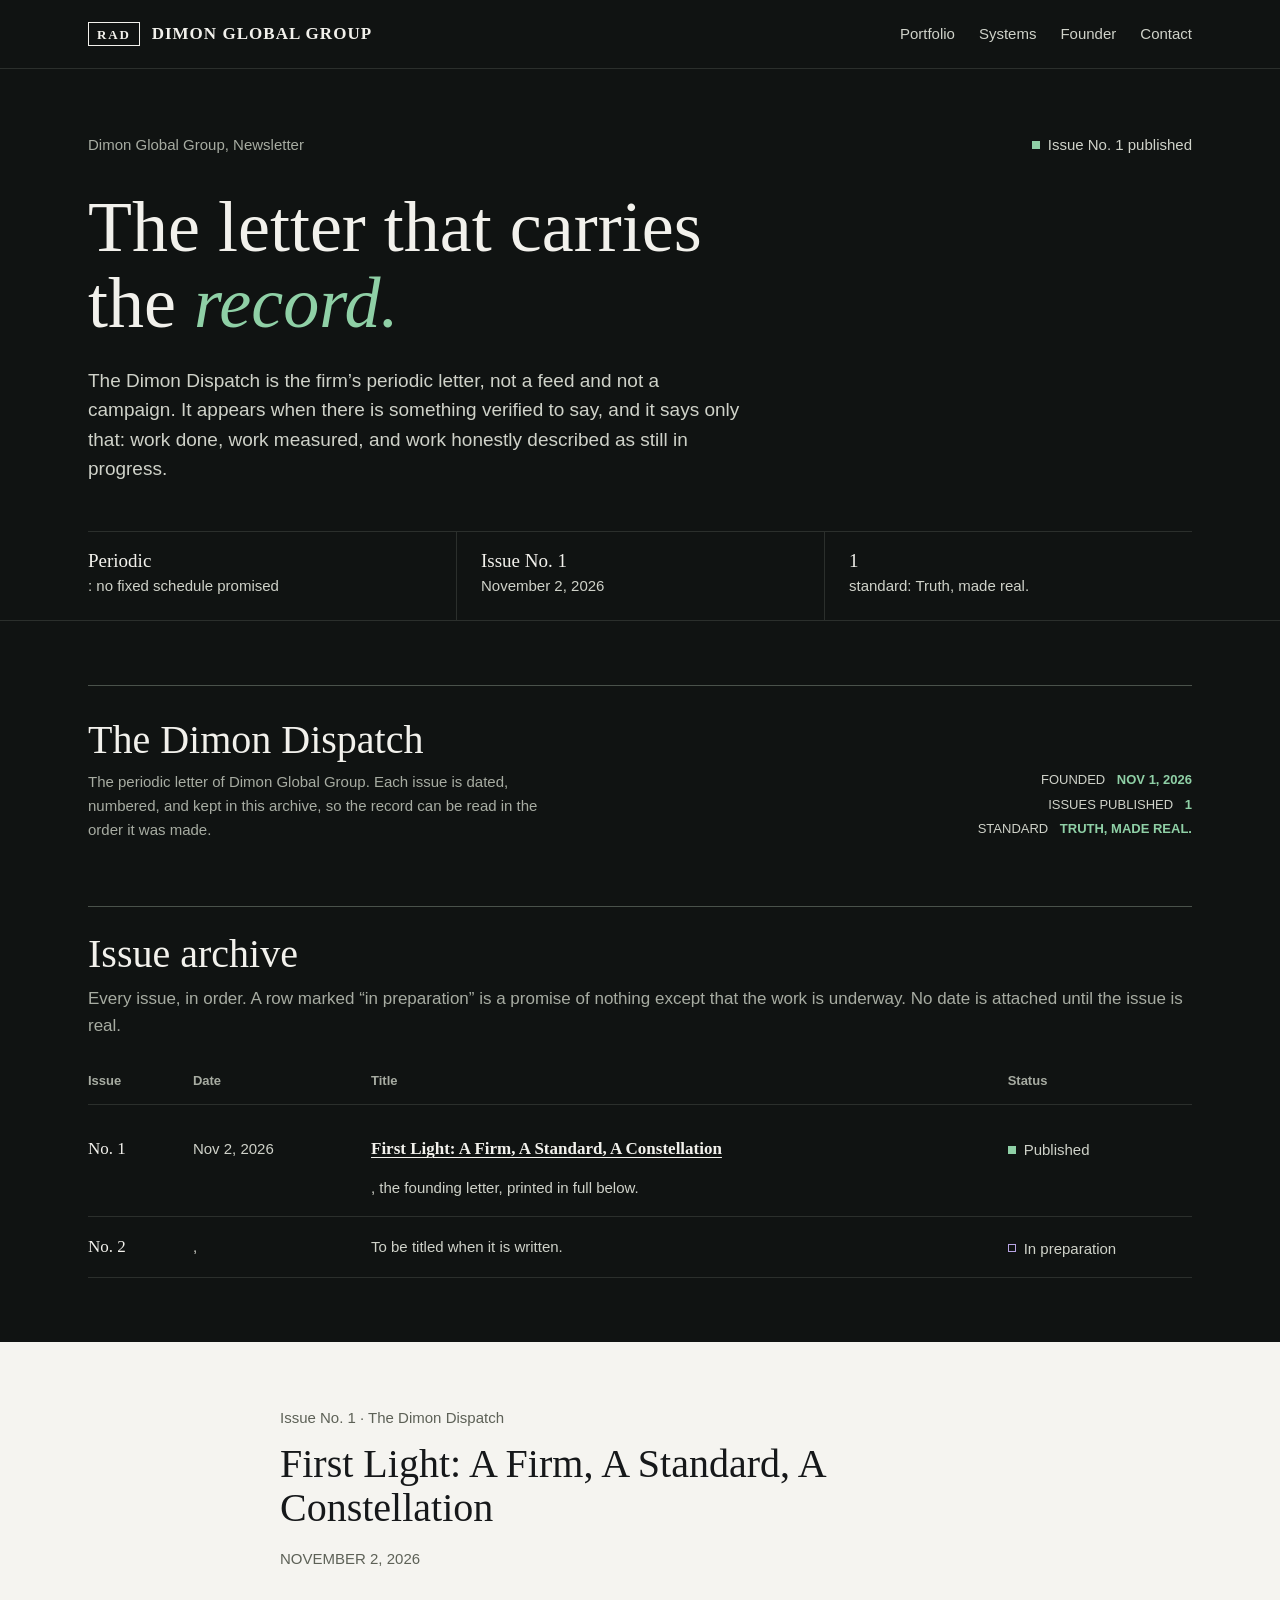
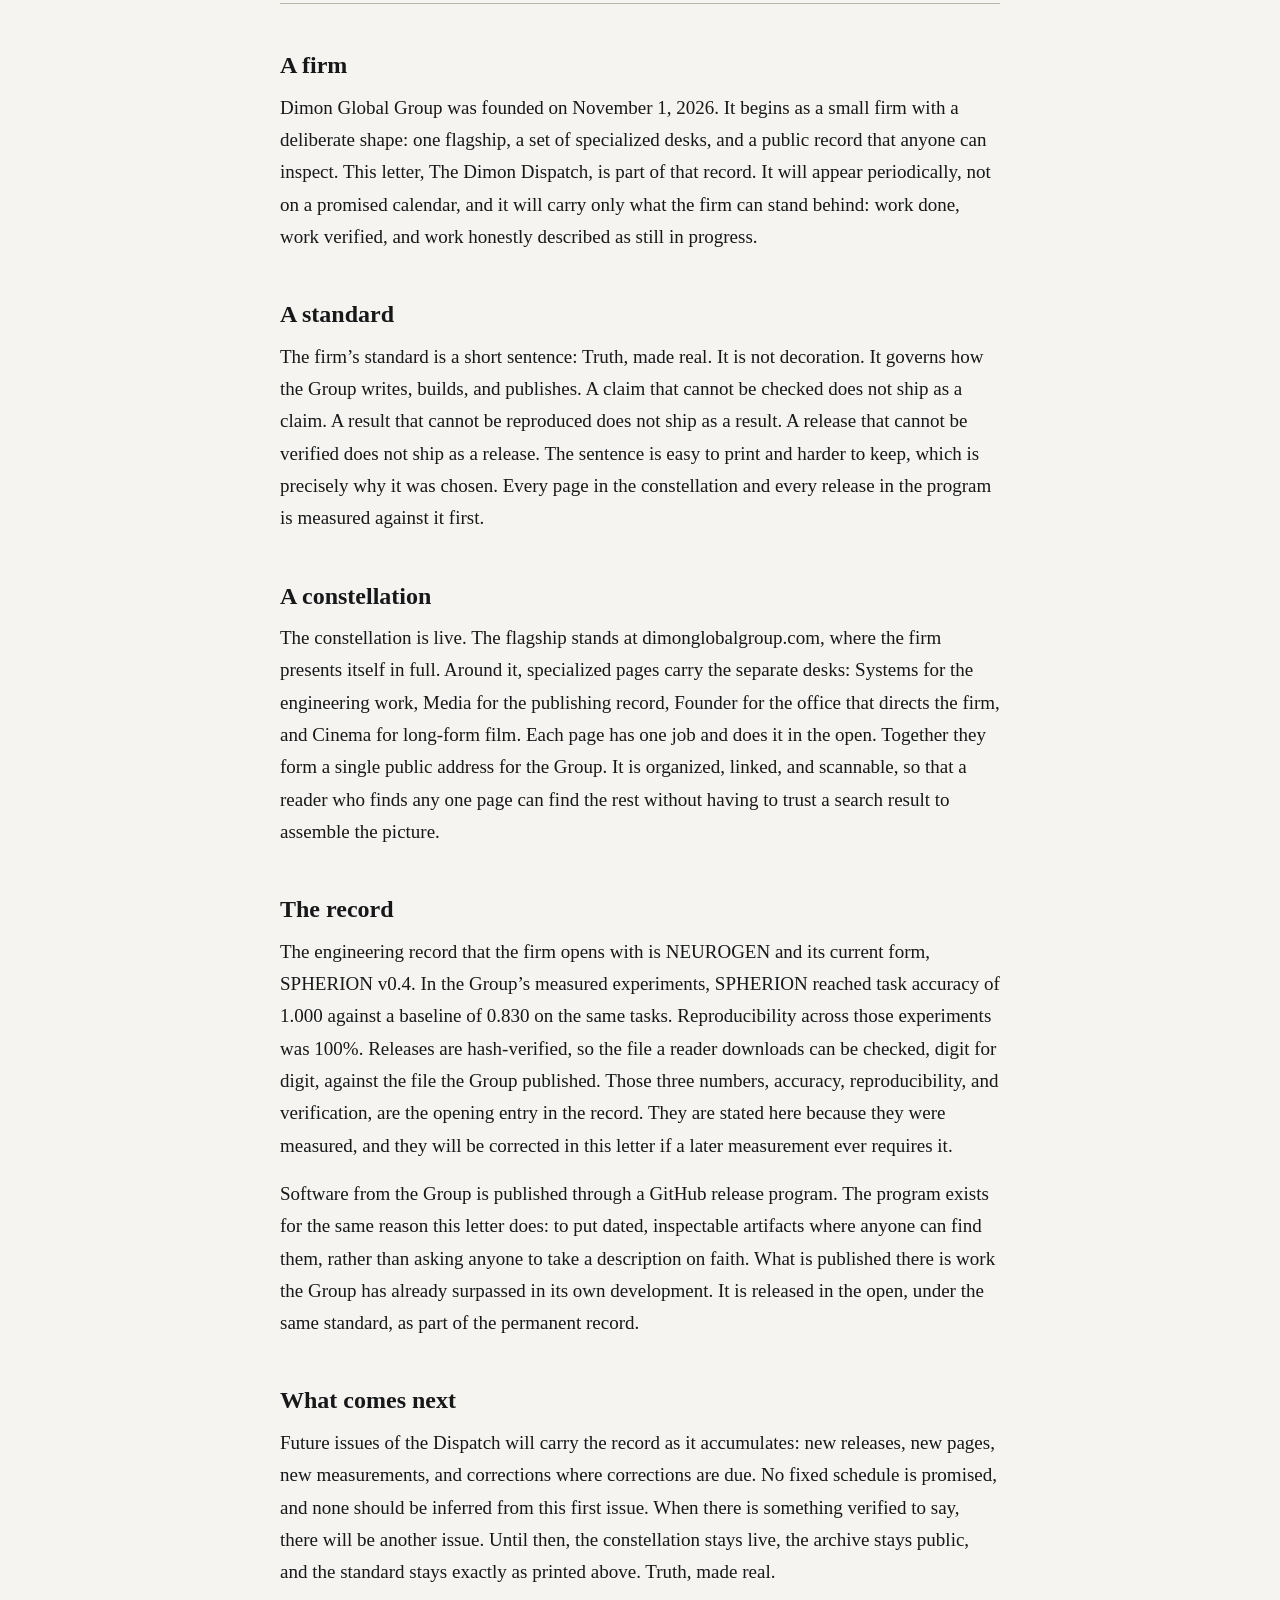
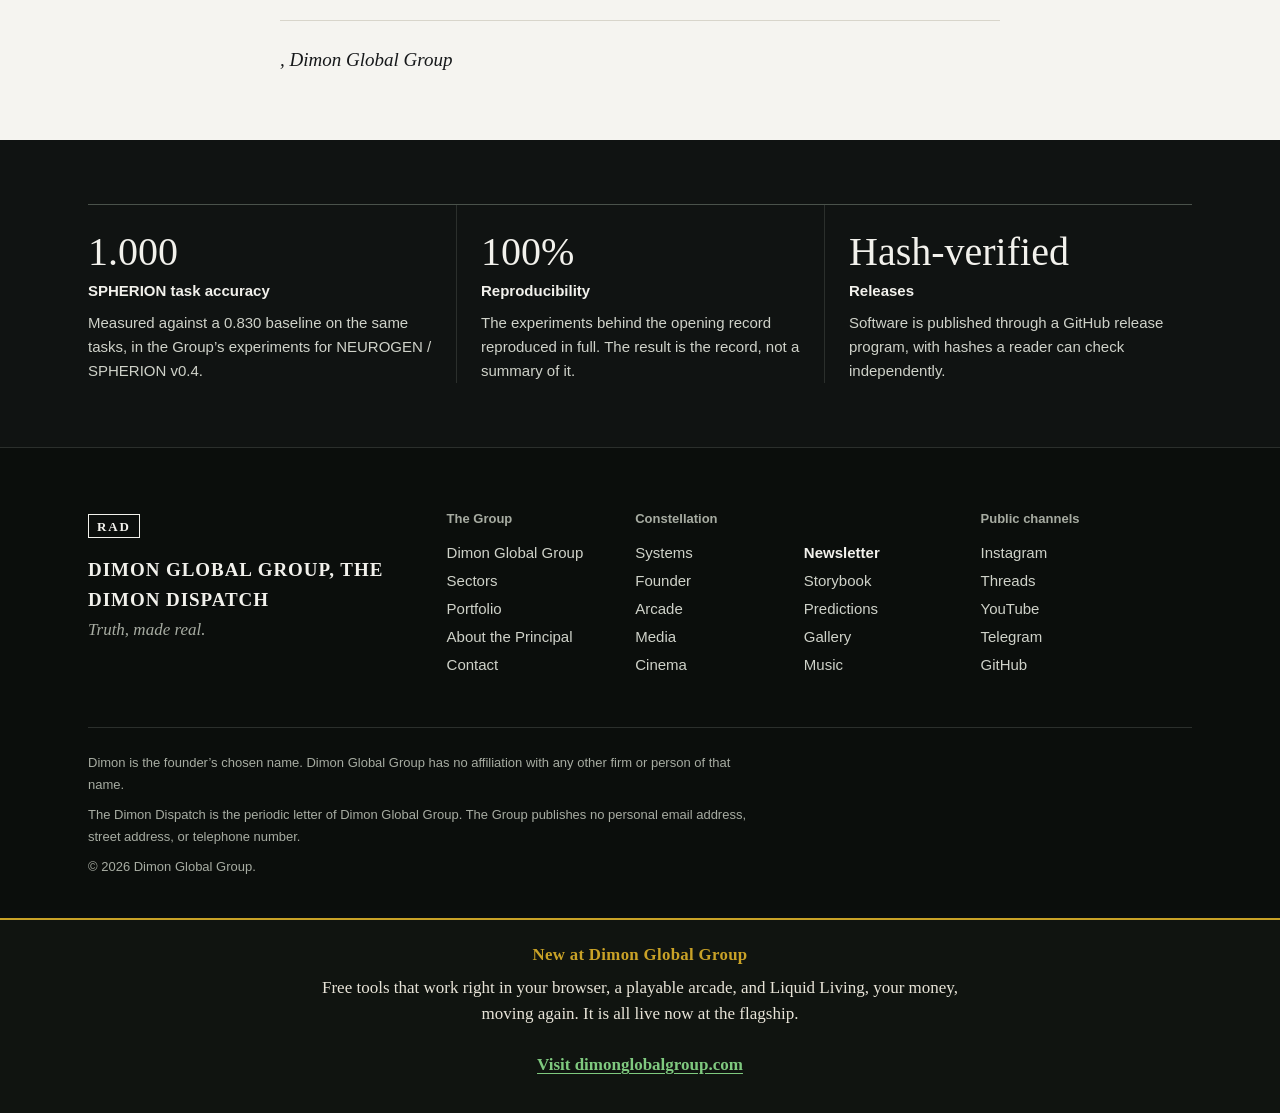
<file: dgg-newsletter/index.html>
<!doctype html>
<html lang="en">
<head>
<meta charset="utf-8" />
<meta name="viewport" content="width=device-width, initial-scale=1" />
<meta name="referrer" content="strict-origin-when-cross-origin" />
<meta name="description" content="The Dimon Dispatch, the periodic letter of Dimon Global Group. Issue No. 1, November 2, 2026: First Light: A Firm, A Standard, A Constellation." />
<link rel="canonical" href="https://dimonglobalgroup.github.io/dgg-newsletter/" />
<meta property="og:type" content="website" />
<meta property="og:site_name" content="Dimon Global Group" />
<meta property="og:title" content="The Dimon Dispatch, Dimon Global Group" />
<meta property="og:description" content="The Dimon Dispatch, the periodic letter of Dimon Global Group. Issue No. 1, November 2, 2026: First Light: A Firm, A Standard, A Constellation." />
<meta property="og:url" content="https://dimonglobalgroup.github.io/dgg-newsletter/" />
<meta name="twitter:card" content="summary" />
<meta name="twitter:title" content="The Dimon Dispatch, Dimon Global Group" />
<meta name="twitter:description" content="The Dimon Dispatch, the periodic letter of Dimon Global Group. Issue No. 1, November 2, 2026: First Light: A Firm, A Standard, A Constellation." />
<script type="application/ld+json">
{"@context":"https://schema.org","@type":"WebPage","name":"The Dimon Dispatch, Dimon Global Group","url":"https://dimonglobalgroup.github.io/dgg-newsletter/","description":"The Dimon Dispatch, the periodic letter of Dimon Global Group. Issue No. 1, November 2, 2026: First Light: A Firm, A Standard, A Constellation.","isPartOf":{"@type":"WebSite","name":"Dimon Global Group","url":"https://dimonglobalgroup.com/"},"publisher":{"@type":"Organization","name":"Dimon Global Group","url":"https://dimonglobalgroup.com/"}}
</script>
<title>The Dimon Dispatch, Dimon Global Group</title>
<meta name="theme-color" content="#101312" />
<link rel="icon" href="data:image/svg+xml,%3Csvg xmlns='http://www.w3.org/2000/svg' viewBox='0 0 64 64'%3E%3Crect width='64' height='64' fill='%23101312'/%3E%3Ctext x='32' y='43' font-family='Georgia,serif' font-size='32' fill='%23f2f1ec' text-anchor='middle'%3ED%3C/text%3E%3C/svg%3E" />
<style>
/* DGG-TOKENS:BEGIN - identical in every page of the estate */
:root{
  /* Colour: ink range (flagship hero and footer values) */
  --ink-950:#0b0e0c; --ink-900:#101312; --ink-800:#181c19;
  --ink-line:#2b2f2c; --ink-line-strong:#4a524b;
  --bone-100:#f2f1ec; --bone-300:#cfd2c9; --bone-500:#a7aca2;
  /* Colour: paper range (flagship body and founder values) */
  --paper-0:#ffffff; --paper-100:#f5f4f0; --paper-200:#eceae3;
  --paper-line:#d8d5cb; --paper-line-strong:#b9b5a8;
  --graphite-900:#16181a; --graphite-700:#3c4043; --graphite-500:#5d6157;
  /* Colour: the two identity accents, one tone for each surface */
  --green-300:#8fd0a6; --green-700:#1e6b3c; --green-600:#2a8a50;
  --purple-300:#b7a4e3; --purple-700:#5b4390;
  --blueprint:#123a56; --blueprint-text:#dbe6ee;

  /* Surface roles: ink is the default surface */
  --surface:var(--ink-900); --surface-raised:var(--ink-800);
  --text:var(--bone-100); --text-soft:var(--bone-300); --text-muted:var(--bone-500);
  --line:var(--ink-line); --line-strong:var(--ink-line-strong);
  --accent:var(--green-300); --accent-2:var(--purple-300);

  /* Type */
  --serif:Georgia, "Times New Roman", Times, serif;
  --sans:-apple-system, "Segoe UI", "Helvetica Neue", Helvetica, Arial, sans-serif;
  --mono:ui-monospace, "SF Mono", Menlo, Consolas, "Liberation Mono", monospace;
  --t-xs:.8125rem; --t-sm:.9375rem; --t-base:1.0625rem; --t-md:1.1875rem; --t-lg:1.5rem;
  --t-xl:clamp(1.75rem, 1.4rem + 1.4vw, 2.5rem);
  --t-2xl:clamp(2.5rem, 1.7rem + 3.6vw, 4.5rem);
  --t-display:clamp(3.5rem, 1.6rem + 7vw, 6.25rem);

  /* Space: 8px grid */
  --s-1:.25rem; --s-2:.5rem; --s-3:.75rem; --s-4:1rem; --s-5:1.5rem;
  --s-6:2rem; --s-7:3rem; --s-8:4rem; --s-9:6rem; --s-10:8rem;

  /* Layout */
  --w-page:74rem; --w-read:45rem; --gutter:clamp(1rem, .4rem + 3vw, 2.5rem);
  --header-h:4.25rem;
}
.on-paper{
  --surface:var(--paper-100); --surface-raised:var(--paper-0);
  --text:var(--graphite-900); --text-soft:var(--graphite-700); --text-muted:var(--graphite-500);
  --line:var(--paper-line); --line-strong:var(--paper-line-strong);
  --accent:var(--green-700); --accent-2:var(--purple-700);
}
.on-ink{
  --surface:var(--ink-900); --surface-raised:var(--ink-800);
  --text:var(--bone-100); --text-soft:var(--bone-300); --text-muted:var(--bone-500);
  --line:var(--ink-line); --line-strong:var(--ink-line-strong);
  --accent:var(--green-300); --accent-2:var(--purple-300);
}
/* DGG-TOKENS:END */
/* DGG-COMPONENTS:BEGIN - shared base, header, footer, buttons */
*,*::before,*::after{ box-sizing:border-box; }
html{ scroll-behavior:smooth; scroll-padding-top:calc(var(--header-h) + var(--s-4)); -webkit-text-size-adjust:100%; }
body{ margin:0; background:var(--surface); color:var(--text); font-family:var(--sans); font-size:var(--t-base); line-height:1.6; -webkit-font-smoothing:antialiased; }
img{ display:block; max-width:100%; height:auto; }
h1,h2,h3,h4{ font-family:var(--serif); font-weight:500; line-height:1.15; margin:0; }
p{ margin:0; }
a{ color:var(--accent); text-decoration:underline; text-decoration-thickness:1px; text-underline-offset:.18em; }
a:hover{ text-decoration-thickness:2px; }
:focus-visible{ outline:2px solid var(--accent); outline-offset:3px; }
.on-paper,.on-ink{ background:var(--surface); color:var(--text); }
.wrap{ max-width:var(--w-page); margin-inline:auto; padding-inline:var(--gutter); }
.skip-link{ position:absolute; left:-9999px; top:0; z-index:50; background:var(--paper-0); color:var(--graphite-900); padding:var(--s-3) var(--s-4); font-size:var(--t-sm); font-weight:600; }
.skip-link:focus{ left:0; }
.visually-hidden{ position:absolute; width:1px; height:1px; overflow:hidden; clip-path:inset(50%); white-space:nowrap; }

.topbar{ position:sticky; top:0; z-index:20; background:var(--ink-900); border-bottom:1px solid var(--ink-line); }
.topbar-in{ display:flex; align-items:center; justify-content:space-between; gap:var(--s-5); min-height:var(--header-h); }
.brand{ display:inline-flex; align-items:center; gap:var(--s-3); color:var(--bone-100); text-decoration:none; }
.mono-mark{ font-family:var(--serif); font-weight:600; font-size:var(--t-xs); letter-spacing:.14em; border:1.5px solid currentColor; padding:.3125rem .5rem .25rem; line-height:1; white-space:nowrap; }
.brand-name{ font-family:var(--serif); font-weight:600; font-size:var(--t-base); letter-spacing:.06em; white-space:nowrap; }
.nav{ display:flex; gap:var(--s-5); font-size:var(--t-sm); }
.nav a{ color:var(--bone-300); text-decoration:none; padding-block:var(--s-2); }
.nav a:hover{ color:var(--green-300); }
.nav a[aria-current="page"]{ color:var(--bone-100); box-shadow:inset 0 -1px 0 var(--green-300); }

.btn{ display:inline-block; padding:.75rem 1.375rem; font-size:var(--t-sm); font-weight:600; border:1px solid var(--line-strong); color:var(--text); text-decoration:none; }
.btn:hover{ border-color:var(--accent); color:var(--accent); }
.btn-solid{ background:var(--green-700); border-color:var(--green-700); color:#fff; }
.btn-solid:hover{ background:var(--green-600); border-color:var(--green-600); color:#fff; }
.btn-row{ display:flex; flex-wrap:wrap; gap:var(--s-3); }

.sec-head{ border-top:1px solid var(--line-strong); padding-top:var(--s-5); margin-bottom:var(--s-6); }
.sec-head h2{ font-size:var(--t-xl); }
.sec-head p{ color:var(--text-muted); margin-top:var(--s-2); }

.frame{ position:relative; border:1px solid var(--line-strong); padding:.625rem; background:var(--surface-raised); }
.frame-inner{ position:relative; overflow:hidden; background:var(--ink-950); }
.frame-inner img{ position:relative; width:100%; object-fit:cover; }
.frame-fallback{ position:absolute; inset:0; display:grid; place-items:center; color:var(--bone-500); }
img.img-missing{ opacity:0; }

.site-foot{ background:var(--ink-950); color:var(--bone-100); border-top:1px solid var(--ink-line); }
.foot-top{ display:grid; grid-template-columns:minmax(14rem,1fr) 2.4fr; gap:var(--s-7); padding-block:var(--s-8) var(--s-7); }
.foot-name{ font-family:var(--serif); font-size:var(--t-md); font-weight:600; letter-spacing:.05em; margin-top:var(--s-4); }
.foot-tag{ font-family:var(--serif); font-style:italic; color:var(--bone-500); }
.foot-nav{ display:grid; grid-template-columns:1fr 2fr 1.35fr; gap:var(--s-6); font-size:var(--t-sm); }
.foot-nav h2{ font-family:var(--sans); font-size:var(--t-xs); font-weight:600; color:var(--bone-500); margin-bottom:var(--s-3); }
.foot-nav ul{ list-style:none; margin:0; padding:0; }
.foot-nav .two-col{ columns:2; column-gap:var(--s-5); }
.foot-nav li{ break-inside:avoid; padding-block:.125rem; }
.foot-nav a{ color:var(--bone-300); text-decoration:none; }
.foot-nav a:hover{ color:var(--green-300); text-decoration:underline; }
.foot-nav a[aria-current="page"]{ color:var(--bone-100); font-weight:600; }
.foot-legal{ border-top:1px solid var(--ink-line); padding-block:var(--s-5) var(--s-6); font-size:var(--t-xs); color:var(--bone-500); line-height:1.7; }
.foot-legal p{ max-width:92ch; margin-bottom:var(--s-2); }

@media (max-width:56rem){
  .foot-top{ grid-template-columns:1fr; gap:var(--s-6); }
  .foot-nav{ grid-template-columns:1fr 1fr; }
  .foot-nav > div:nth-child(2){ grid-column:1 / -1; grid-row:1; }
}
@media (max-width:40rem){
  html{ scroll-padding-top:calc(var(--header-h) + var(--s-7)); }
  .topbar-in{ flex-wrap:wrap; gap:0; padding-block:var(--s-2); }
  .nav{ width:100%; justify-content:space-between; gap:var(--s-3); }
  .brand-name{ font-size:var(--t-sm); }
}
@media (prefers-reduced-motion:reduce){
  html{ scroll-behavior:auto; }
  *,*::before,*::after{ animation:none !important; transition:none !important; }
}
/* DGG-COMPONENTS:END */
/* DGG-DISTRICT:BEGIN - shared layer for constellation districts */
.band{ padding-block:var(--s-8); }
.on-paper.band + .on-paper.band{ padding-top:0; }
.d-hero{ padding-block:var(--s-8) 0; border-bottom:1px solid var(--line); }
.d-top{ display:flex; flex-wrap:wrap; justify-content:space-between; gap:var(--s-2) var(--s-5); margin-bottom:var(--s-6); }
.kick{ color:var(--text-muted); font-size:var(--t-sm); }
.d-hero h1{ font-size:var(--t-2xl); font-weight:400; line-height:1.06; }
.d-hero h1 em{ color:var(--accent); }
.d-hero h1 + p{ color:var(--text-soft); font-size:var(--t-md); line-height:1.55; max-width:62ch; margin-top:var(--s-5); }
.d-facts{ display:grid; grid-template-columns:repeat(auto-fit,minmax(11rem,1fr)); margin-top:var(--s-7); border-top:1px solid var(--line); }
.d-facts span{ padding:var(--s-4) var(--s-5) var(--s-5) 0; font-size:var(--t-sm); line-height:1.4; color:var(--text-soft); }
.d-facts span + span{ border-left:1px solid var(--line); padding-left:var(--s-5); }
.d-facts b{ display:block; font-family:var(--serif); font-size:var(--t-md); font-weight:400; color:var(--text); }

.status{ display:inline-flex; align-items:center; gap:var(--s-2); font-size:var(--t-sm); line-height:1.3; color:var(--text-soft); }
.status::before{ content:""; flex:none; width:.5rem; height:.5rem; background:var(--accent); }
.status.dev::before,.status.open::before{ background:none; border:1.5px solid var(--accent-2); }

.split{ display:grid; grid-template-columns:minmax(0,1.6fr) minmax(0,1fr); gap:var(--s-8); }
.split h2{ font-size:var(--t-xl); margin-bottom:var(--s-4); }
.split p{ color:var(--text-soft); max-width:62ch; }
.split p + p{ margin-top:var(--s-4); }
.side{ border-left:1px solid var(--line); padding-left:var(--s-6); }
.side .stat,.side .fact{ padding-block:var(--s-4); border-top:1px solid var(--line); }
.side .stat:first-child,.side .fact:first-child{ border-top:none; padding-top:0; }
.side .n{ font-family:var(--serif); font-size:var(--t-xl); line-height:1.15; font-variant-numeric:lining-nums; }
.side .t{ font-size:var(--t-xs); color:var(--text-muted); line-height:1.45; margin-top:var(--s-1); }

.steps{ display:grid; grid-template-columns:repeat(4,minmax(0,1fr)); border-top:1px solid var(--line-strong); }
.step{ display:block; padding:var(--s-5) var(--s-5) var(--s-5) 0; }
.step + .step{ border-left:1px solid var(--line); padding-left:var(--s-5); }
.step .no{ color:var(--accent); font-size:var(--t-xs); font-variant-numeric:tabular-nums; }
.step h3{ font-size:var(--t-lg); margin:var(--s-3) 0 var(--s-2); }
.step p{ color:var(--text-soft); font-size:var(--t-sm); }

.quote{ display:grid; grid-template-columns:minmax(0,1.5fr) minmax(0,1fr); gap:var(--s-7); align-items:center; border-top:1px solid var(--line-strong); padding-top:var(--s-6); }
.quote blockquote{ margin:0; font-family:var(--serif); font-style:italic; font-size:clamp(1.3125rem, 1.1rem + 1vw, 1.875rem); line-height:1.4; }
.quote blockquote b{ font-style:normal; font-weight:600; color:var(--accent-2); }
.quote .side{ border:none; padding:0; color:var(--text-soft); font-size:var(--t-sm); }

@media (max-width:62rem){
  .steps{ grid-template-columns:1fr 1fr; }
  .step:nth-child(odd){ border-left:none; padding-left:0; }
  .step:nth-child(n+3){ border-top:1px solid var(--line); }
  .split{ grid-template-columns:1fr; gap:var(--s-6); }
  .side{ border-left:none; padding-left:0; }
  .quote{ grid-template-columns:1fr; gap:var(--s-5); }
}
@media (max-width:40rem){
  .band{ padding-block:var(--s-7); }
  .d-hero{ padding-top:var(--s-6); }
  .d-hero h1 br{ display:none; }
  .d-facts{ grid-template-columns:1fr; }
  .d-facts span{ padding:var(--s-3) 0; }
  .d-facts span + span{ border-left:none; padding-left:0; border-top:1px solid var(--line); }
  .steps{ grid-template-columns:1fr; }
  .step,.step + .step{ border-left:none; padding-left:0; }
  .step + .step{ border-top:1px solid var(--line); }
}
/* DGG-DISTRICT:END */
/* Newsletter: reading first. The letter sits on paper at reading width. */
.masthead{ display:grid; grid-template-columns:minmax(0,1fr) auto; gap:var(--s-7); align-items:end; border-top:1px solid var(--line-strong); padding-top:var(--s-6); }
.masthead .name{ font-family:var(--serif); font-size:var(--t-xl); line-height:1.1; }
.masthead .sub{ color:var(--text-muted); font-size:var(--t-sm); max-width:56ch; margin-top:var(--s-2); }
.masthead .facts{ font-size:var(--t-xs); color:var(--text-soft); line-height:1.9; text-align:right; white-space:nowrap; }
.masthead .facts b{ color:var(--accent); font-weight:600; margin-left:var(--s-2); }

.archive{ width:100%; border-collapse:collapse; }
.archive th{ text-align:left; font-size:var(--t-xs); font-weight:600; color:var(--text-muted); padding:0 var(--s-5) var(--s-3) 0; }
.archive td{ padding:var(--s-4) var(--s-5) var(--s-4) 0; border-top:1px solid var(--line); vertical-align:baseline; }
.archive tr:last-child td{ border-bottom:1px solid var(--line); }
.archive th:last-child,.archive td:last-child{ padding-right:0; white-space:nowrap; }
.archive .no{ font-family:var(--serif); white-space:nowrap; }
.archive .date{ color:var(--text-soft); font-size:var(--t-sm); white-space:nowrap; font-variant-numeric:tabular-nums; }
.archive .title{ color:var(--text-soft); font-size:var(--t-sm); }
.archive .title a{ color:var(--text); }
.archive .title b{ font-family:var(--serif); font-size:var(--t-base); font-weight:600; }

.letter{ max-width:var(--w-read); margin-inline:auto; }
.letter .l-kick{ color:var(--text-muted); font-size:var(--t-sm); }
.letter h2{ font-size:var(--t-xl); font-weight:400; line-height:1.12; margin-top:var(--s-3); }
.letter .dateline{ color:var(--text-muted); font-size:var(--t-sm); margin-top:var(--s-4); padding-bottom:var(--s-6); border-bottom:1px solid var(--line-strong); }
.letter h3{ font-size:var(--t-lg); font-weight:600; margin:var(--s-7) 0 var(--s-3); }
.letter p:not(.l-kick):not(.dateline):not(.sign){ font-family:var(--serif); font-size:var(--t-md); line-height:1.7; color:var(--text); }
.letter p + p:not(.sign){ margin-top:var(--s-4); }
.letter .sign{ font-family:var(--serif); font-style:italic; font-size:var(--t-md); margin-top:var(--s-6); padding-top:var(--s-5); border-top:1px solid var(--line); }

.principle{ display:grid; grid-template-columns:repeat(3,minmax(0,1fr)); border-top:1px solid var(--line-strong); }
.principle .cell{ padding:var(--s-5) var(--s-5) 0 0; }
.principle .cell + .cell{ border-left:1px solid var(--line); padding-left:var(--s-5); }
.principle .n{ font-family:var(--serif); font-size:var(--t-xl); line-height:1.15; font-variant-numeric:lining-nums; }
.principle .t{ font-size:var(--t-sm); font-weight:600; margin-top:var(--s-1); }
.principle p{ color:var(--text-soft); font-size:var(--t-sm); margin-top:var(--s-2); }

@media (max-width:48rem){
  .masthead{ grid-template-columns:1fr; gap:var(--s-4); }
  .masthead .facts{ text-align:left; }
  .principle{ grid-template-columns:1fr; }
  .principle .cell,.principle .cell + .cell{ padding:var(--s-4) 0; border-left:none; }
  .principle .cell + .cell{ border-top:1px solid var(--line); }
  .archive thead{ position:absolute; width:1px; height:1px; overflow:hidden; clip-path:inset(50%); }
  .archive,.archive tbody,.archive tr,.archive td{ display:block; width:100%; }
  .archive tr{ padding-block:var(--s-4); border-top:1px solid var(--line); }
  .archive tr:last-child{ border-bottom:1px solid var(--line); }
  .archive td,.archive tr:last-child td{ border:none; padding:var(--s-1) 0; white-space:normal; }
}
</style>
<style>
/* ==== ESTATE RESPONSIVE STANDARD v1, 2026-11-10 ====
   Phone-first touch layer for the whole public estate (Robert's order,
   Nov 10 2026: every public page adapts to phone, tablet, and desktop).
   Additive only: every rule sits inside the small-screen query below,
   so desktop rendering is unchanged. No images touched; CSS sizing only.
   Standard + regression gate: RESPONSIVE-STANDARD.md in this project.
   Verify at 390 / 768 / 1280 before any deploy. */
@media (max-width: 820px) {
  .brand { min-height: 44px; display: inline-flex; align-items: center; }
  .topbar .nav { flex-wrap: wrap; }
  .topbar .nav a { min-height: 44px; display: inline-flex; align-items: center; padding-left: .55rem; padding-right: .55rem; }
  .foot-nav a { min-height: 44px; display: flex; align-items: center; }
  .constellation a { min-height: 44px; }
  .toc a { min-height: 44px; display: flex; align-items: center; }
  .tabs a, .jump a, .rail a { min-height: 44px; display: inline-flex; align-items: center; padding-left: .55rem; padding-right: .55rem; }
  .btn { min-height: 44px; display: inline-flex; align-items: center; justify-content: center; }
  img, video, canvas { max-width: 100%; height: auto; }
}
</style>
</head>
<body>
<a class="skip-link" href="#main">Skip to content</a>
<header class="topbar">
  <div class="wrap topbar-in">
    <a class="brand" href="https://dimonglobalgroup.com/" aria-label="Dimon Global Group, home">
      <span class="mono-mark">RAD</span>
      <span class="brand-name">DIMON GLOBAL GROUP</span>
    </a>
    <nav class="nav" aria-label="Primary">
      <a href="https://dimonglobalgroup.com/#projects">Portfolio</a>
      <a href="https://dimonglobalgroup.github.io/">Systems</a>
      <a href="https://dimonglobalgroup.github.io/dgg-founder/">Founder</a>
      <a href="https://dimonglobalgroup.com/#contact">Contact</a>
    </nav>
  </div>
</header>
<main id="main">
<section class="d-hero">
  <div class="wrap">
    <div class="d-top">
    <p class="kick">Dimon Global Group, Newsletter</p>
      <p class="status">Issue No. 1 published</p>
    </div>
    <h1>The letter that carries<br />the <em>record.</em></h1>
    <p>The Dimon Dispatch is the firm&rsquo;s periodic letter, not a feed and not a campaign. It appears when there is something verified to say, and it says only that: work done, work measured, and work honestly described as still in progress.</p>
    <div class="d-facts">
      <span><b>Periodic</b>: no fixed schedule promised</span>
      <span><b>Issue No. 1</b> November 2, 2026</span>
      <span><b>1</b> standard: Truth, made real.</span>
    </div>
  </div>
</section>

<section class="band">
  <div class="wrap">
    <div class="masthead">
    <div>
      <p class="name">The Dimon Dispatch</p>
      <p class="sub">The periodic letter of Dimon Global Group. Each issue is dated, numbered, and kept in this archive, so the record can be read in the order it was made.</p>
    </div>
    <div class="facts">
      <div>FOUNDED <b>NOV 1, 2026</b></div>
      <div>ISSUES PUBLISHED <b>1</b></div>
      <div>STANDARD <b>TRUTH, MADE REAL.</b></div>
    </div>
    </div>
  </div>
</section>

<section class="band" style="padding-top:0">
  <div class="wrap">
    <div class="sec-head">
    <h2>Issue archive</h2>
    <p class="note">Every issue, in order. A row marked &ldquo;in preparation&rdquo; is a promise of nothing except that the work is underway. No date is attached until the issue is real.</p>
    </div>
    <table class="archive">
      <thead><tr><th scope="col">Issue</th><th scope="col">Date</th><th scope="col">Title</th><th scope="col">Status</th></tr></thead>
      <tbody>
        <tr>
          <td class="no">No. 1</td>
          <td class="date">Nov 2, 2026</td>
          <td class="title"><a href="#issue-1" style="display:block;padding:14px 0;"><b>First Light: A Firm, A Standard, A Constellation</b></a>, the founding letter, printed in full below.</td>
          <td><span class="status">Published</span></td>
        </tr>
        <tr>
          <td class="no">No. 2</td>
          <td class="date">,</td>
          <td class="title">To be titled when it is written.</td>
          <td><span class="status dev">In preparation</span></td>
        </tr>
      </tbody>
    </table>
  </div>
</section>

<section class="band on-paper" id="issue-1">
  <div class="wrap">
    <article class="letter">
    <p class="l-kick">Issue No. 1 · The Dimon Dispatch</p>
    <h2>First Light: A Firm, A Standard, A Constellation</h2>
    <p class="dateline">NOVEMBER 2, 2026</p>

    <h3>A firm</h3>
    <p>Dimon Global Group was founded on November 1, 2026. It begins as a small firm with a deliberate shape: one flagship, a set of specialized desks, and a public record that anyone can inspect. This letter, The Dimon Dispatch, is part of that record. It will appear periodically, not on a promised calendar, and it will carry only what the firm can stand behind: work done, work verified, and work honestly described as still in progress.</p>

    <h3>A standard</h3>
    <p>The firm&rsquo;s standard is a short sentence: Truth, made real. It is not decoration. It governs how the Group writes, builds, and publishes. A claim that cannot be checked does not ship as a claim. A result that cannot be reproduced does not ship as a result. A release that cannot be verified does not ship as a release. The sentence is easy to print and harder to keep, which is precisely why it was chosen. Every page in the constellation and every release in the program is measured against it first.</p>

    <h3>A constellation</h3>
    <p>The constellation is live. The flagship stands at dimonglobalgroup.com, where the firm presents itself in full. Around it, specialized pages carry the separate desks: Systems for the engineering work, Media for the publishing record, Founder for the office that directs the firm, and Cinema for long-form film. Each page has one job and does it in the open. Together they form a single public address for the Group. It is organized, linked, and scannable, so that a reader who finds any one page can find the rest without having to trust a search result to assemble the picture.</p>

    <h3>The record</h3>
    <p>The engineering record that the firm opens with is NEUROGEN and its current form, SPHERION v0.4. In the Group&rsquo;s measured experiments, SPHERION reached task accuracy of 1.000 against a baseline of 0.830 on the same tasks. Reproducibility across those experiments was 100%. Releases are hash-verified, so the file a reader downloads can be checked, digit for digit, against the file the Group published. Those three numbers, accuracy, reproducibility, and verification, are the opening entry in the record. They are stated here because they were measured, and they will be corrected in this letter if a later measurement ever requires it.</p>
    <p>Software from the Group is published through a GitHub release program. The program exists for the same reason this letter does: to put dated, inspectable artifacts where anyone can find them, rather than asking anyone to take a description on faith. What is published there is work the Group has already surpassed in its own development. It is released in the open, under the same standard, as part of the permanent record.</p>

    <h3>What comes next</h3>
    <p>Future issues of the Dispatch will carry the record as it accumulates: new releases, new pages, new measurements, and corrections where corrections are due. No fixed schedule is promised, and none should be inferred from this first issue. When there is something verified to say, there will be another issue. Until then, the constellation stays live, the archive stays public, and the standard stays exactly as printed above. Truth, made real.</p>

    <p class="sign">, Dimon Global Group</p>
    </article>
  </div>
</section>

<section class="band">
  <div class="wrap">
    <div class="principle">
    <div class="cell"><div class="n">1.000</div><div class="t">SPHERION task accuracy</div><p>Measured against a 0.830 baseline on the same tasks, in the Group&rsquo;s experiments for NEUROGEN / SPHERION v0.4.</p></div>
    <div class="cell"><div class="n">100%</div><div class="t">Reproducibility</div><p>The experiments behind the opening record reproduced in full. The result is the record, not a summary of it.</p></div>
    <div class="cell"><div class="n">Hash-verified</div><div class="t">Releases</div><p>Software is published through a GitHub release program, with hashes a reader can check independently.</p></div>
    </div>
  </div>
</section>
</main>
<footer class="site-foot">
  <div class="wrap">
    <div class="foot-top">
      <div>
        <a class="brand" href="https://dimonglobalgroup.com/" aria-label="Dimon Global Group, home"><span class="mono-mark">RAD</span></a>
        <p class="foot-name">DIMON GLOBAL GROUP, THE DIMON DISPATCH</p>
        <p class="foot-tag">Truth, made real.</p>
      </div>
      <nav class="foot-nav" aria-label="Footer">
        <div>
          <h2>The Group</h2>
          <ul>
          <li><a href="https://dimonglobalgroup.com/">Dimon Global Group</a></li>
          <li><a href="https://dimonglobalgroup.com/#projects">Sectors</a></li>
          <li><a href="https://dimonglobalgroup.com/#projects">Portfolio</a></li>
          <li><a href="https://dimonglobalgroup.com/#who-i-am">About the Principal</a></li>
          <li><a href="https://dimonglobalgroup.com/#contact">Contact</a></li>
          </ul>
        </div>
        <div>
          <h2>Constellation</h2>
          <ul class="two-col">
          <li><a href="https://dimonglobalgroup.github.io/">Systems</a></li>
          <li><a href="https://dimonglobalgroup.github.io/dgg-founder/">Founder</a></li>
          <li><a href="https://dimonglobalgroup.github.io/dgg-arcade/">Arcade</a></li>
          <li><a href="https://dimonglobalgroup.github.io/dgg-media/">Media</a></li>
          <li><a href="https://dimonglobalgroup.github.io/dgg-cinema/">Cinema</a></li>
          <li><a href="https://dimonglobalgroup.github.io/dgg-newsletter/" aria-current="page">Newsletter</a></li>
          <li><a href="https://dimonglobalgroup.github.io/dgg-storybook/">Storybook</a></li>
          <li><a href="https://dimonglobalgroup.github.io/dgg-predictions/">Predictions</a></li>
          <li><a href="https://dimonglobalgroup.github.io/dgg-gallery/">Gallery</a></li>
          <li><a href="https://dimonglobalgroup.github.io/dgg-music/">Music</a></li>
          </ul>
        </div>
        <div>
          <h2>Public channels</h2>
          <ul>
          <li><a href="https://www.instagram.com/thearchitectrad" target="_blank" rel="noopener">Instagram</a></li>
          <li><a href="https://www.threads.net/@thearchitectrad" target="_blank" rel="noopener">Threads</a></li>
          <li><a href="https://www.youtube.com/@RobertDonaldson-rad" target="_blank" rel="noopener">YouTube</a></li>
          <li><a href="https://t.me/RAD_Dimon" target="_blank" rel="noopener">Telegram</a></li>
          <li><a href="https://github.com/DimonGlobalGroup" target="_blank" rel="noopener">GitHub</a></li>
          </ul>
        </div>
      </nav>
    </div>
    <div class="foot-legal">
      <p>Dimon is the founder&rsquo;s chosen name. Dimon Global Group has no affiliation with any other firm or person of that name.</p>
      <p>The Dimon Dispatch is the periodic letter of Dimon Global Group. The Group publishes no personal email address, street address, or telephone number.</p>
      <p>&copy; 2026 Dimon Global Group.</p>
    </div>
  </div>
</footer>

<div style="border-top:2px solid #c9a227;background:#101410;color:#e8e4d8;padding:22px 16px;text-align:center;font-family:Georgia,'Times New Roman',serif;">
  <p style="margin:0 0 6px;font-size:1.05rem;letter-spacing:.02em;"><strong style="color:#c9a227;">New at Dimon Global Group</strong></p>
  <p style="margin:0 auto 10px;max-width:640px;line-height:1.55;">Free tools that work right in your browser, a playable arcade, and Liquid Living, your money, moving again. It is all live now at the flagship.</p>
  <p style="margin:0;"><a href="https://dimonglobalgroup.com" style="color:#7fc97f;font-weight:bold;text-decoration:underline;display:inline-block;padding:13px 12px;">Visit dimonglobalgroup.com</a></p>
</div>
</body>
</html>
</file>
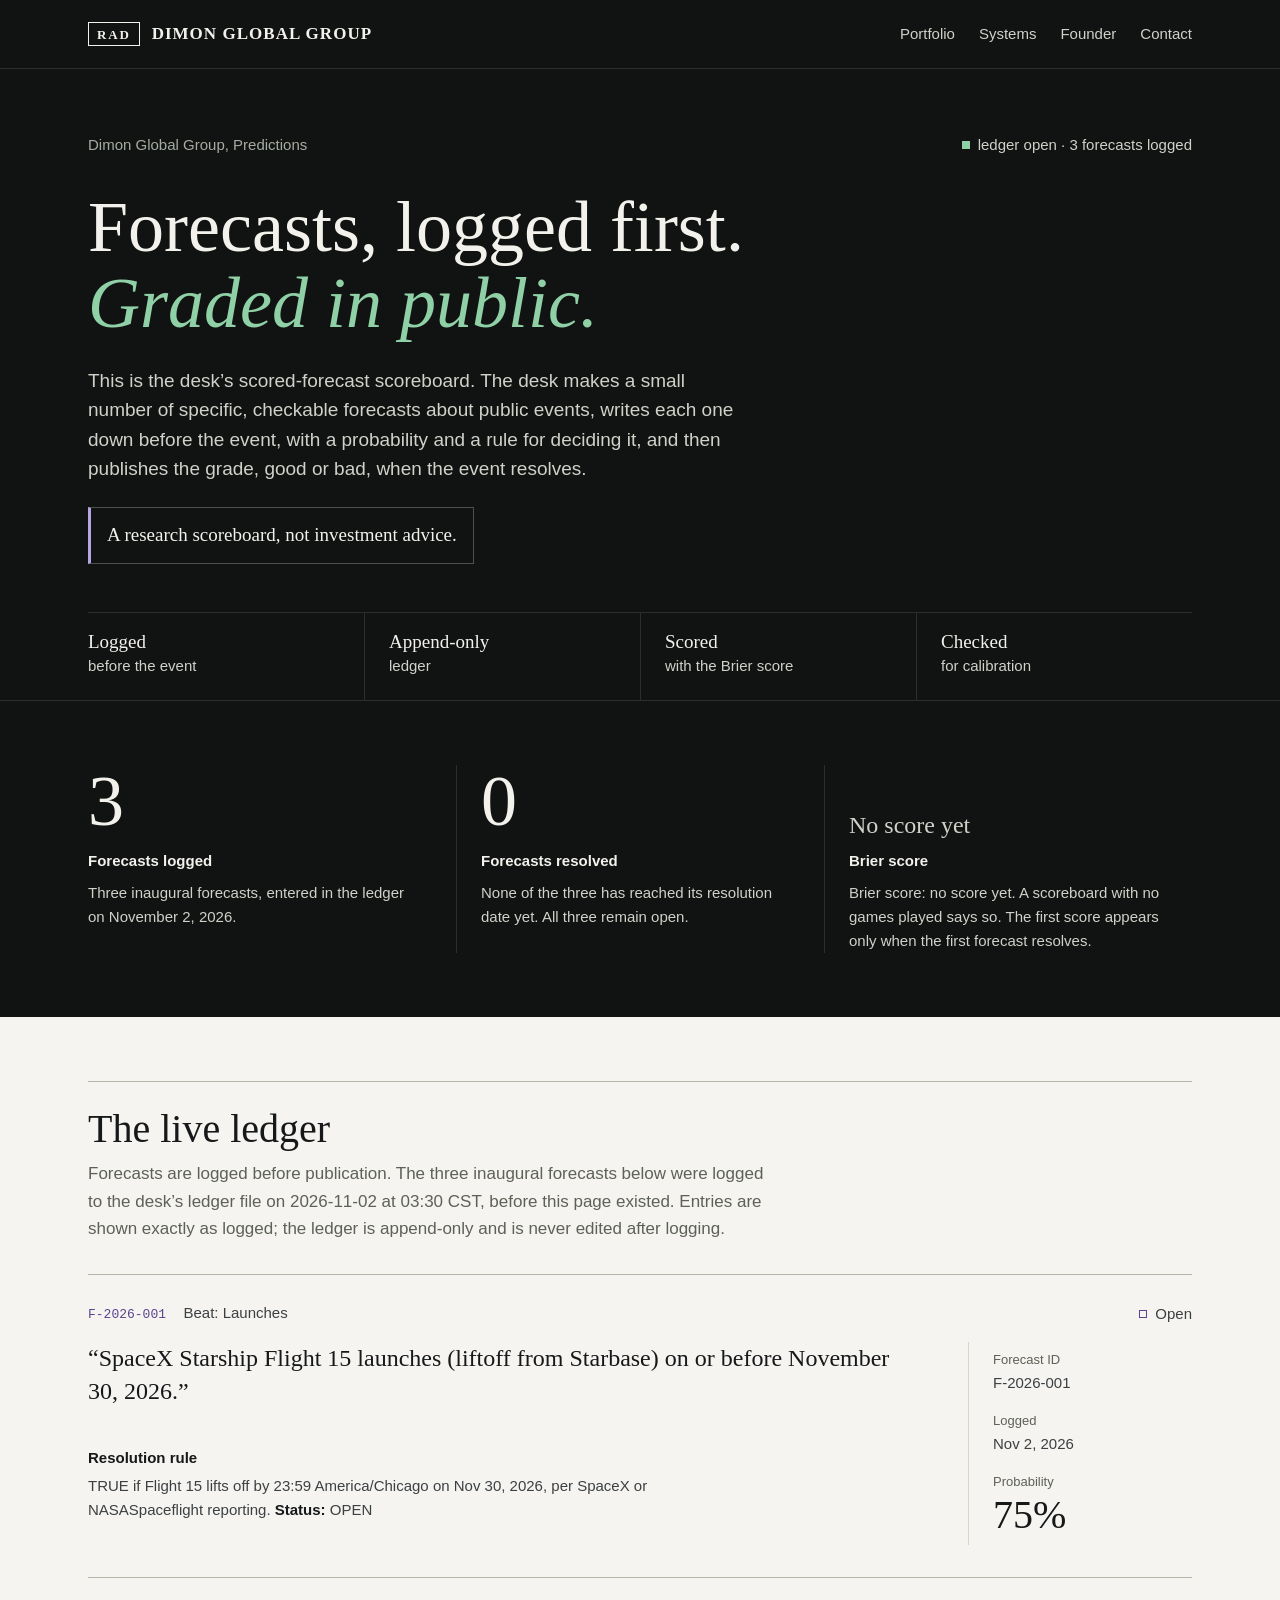
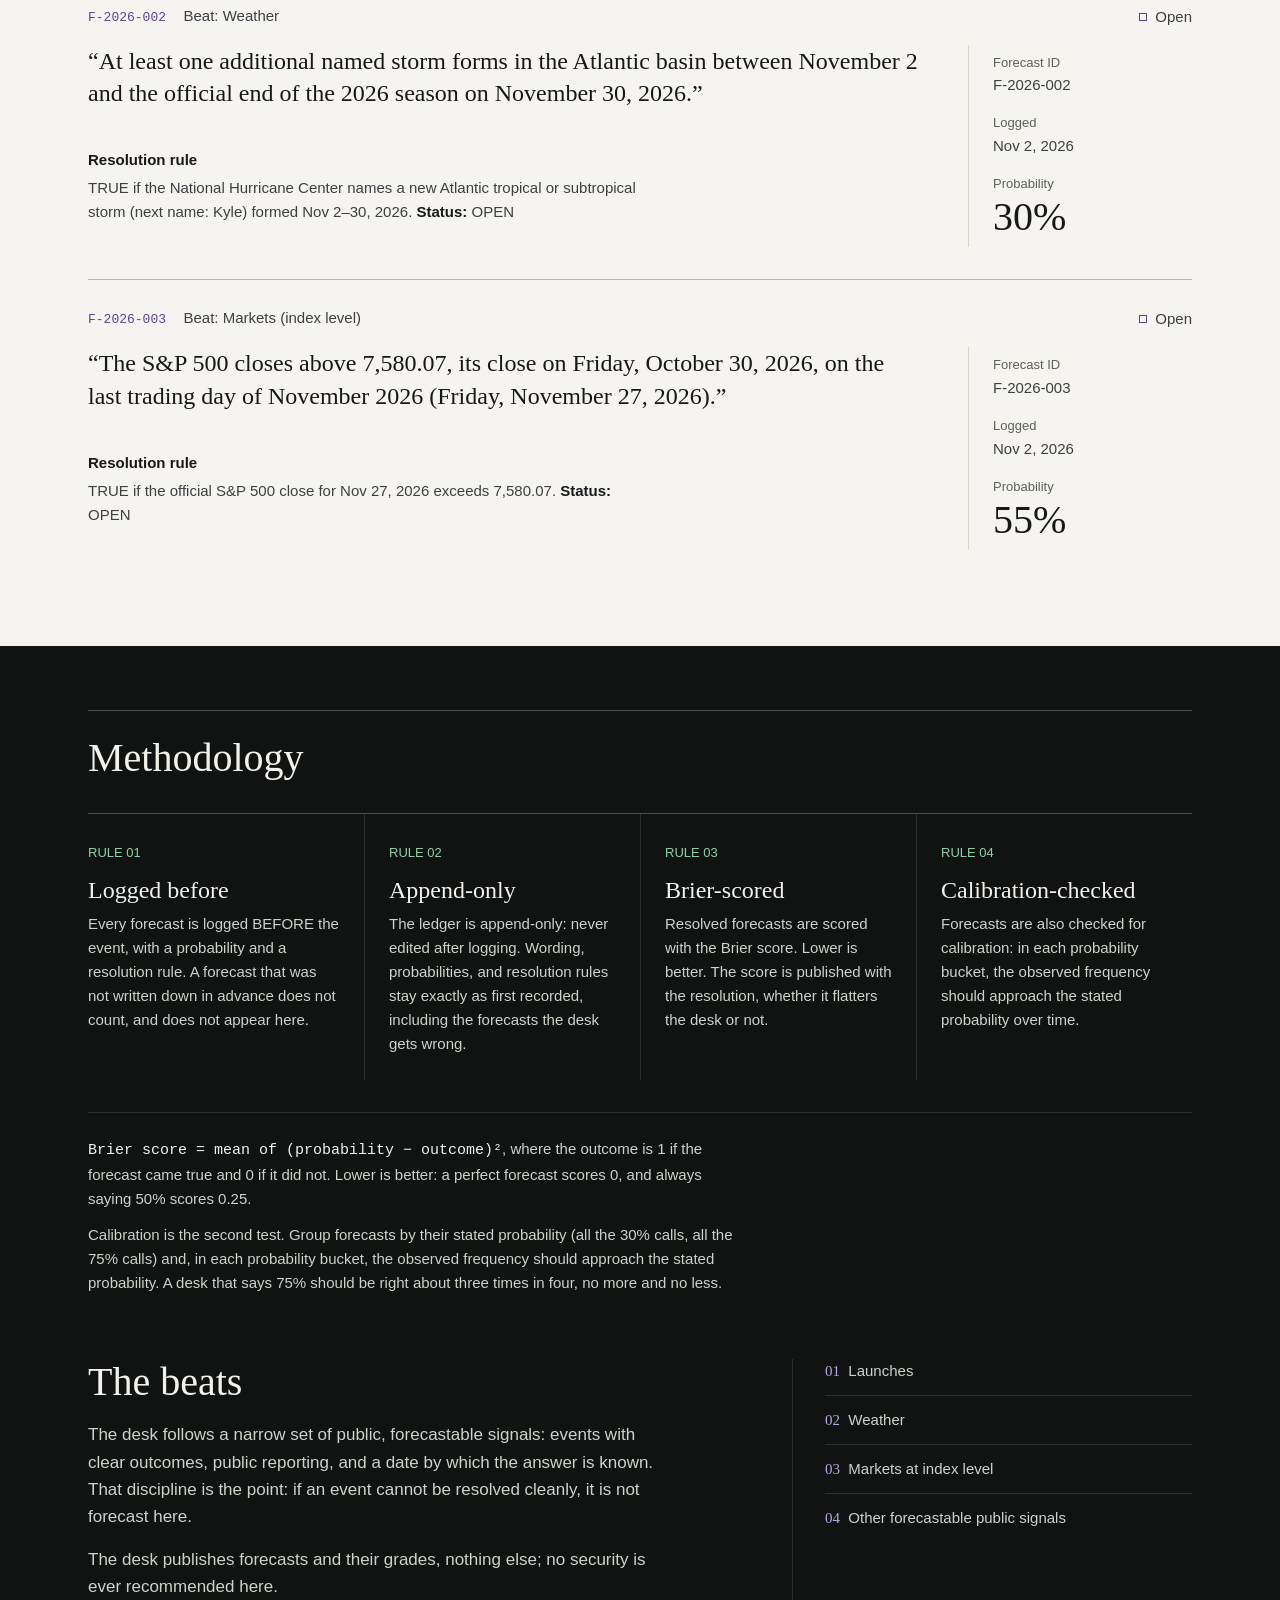
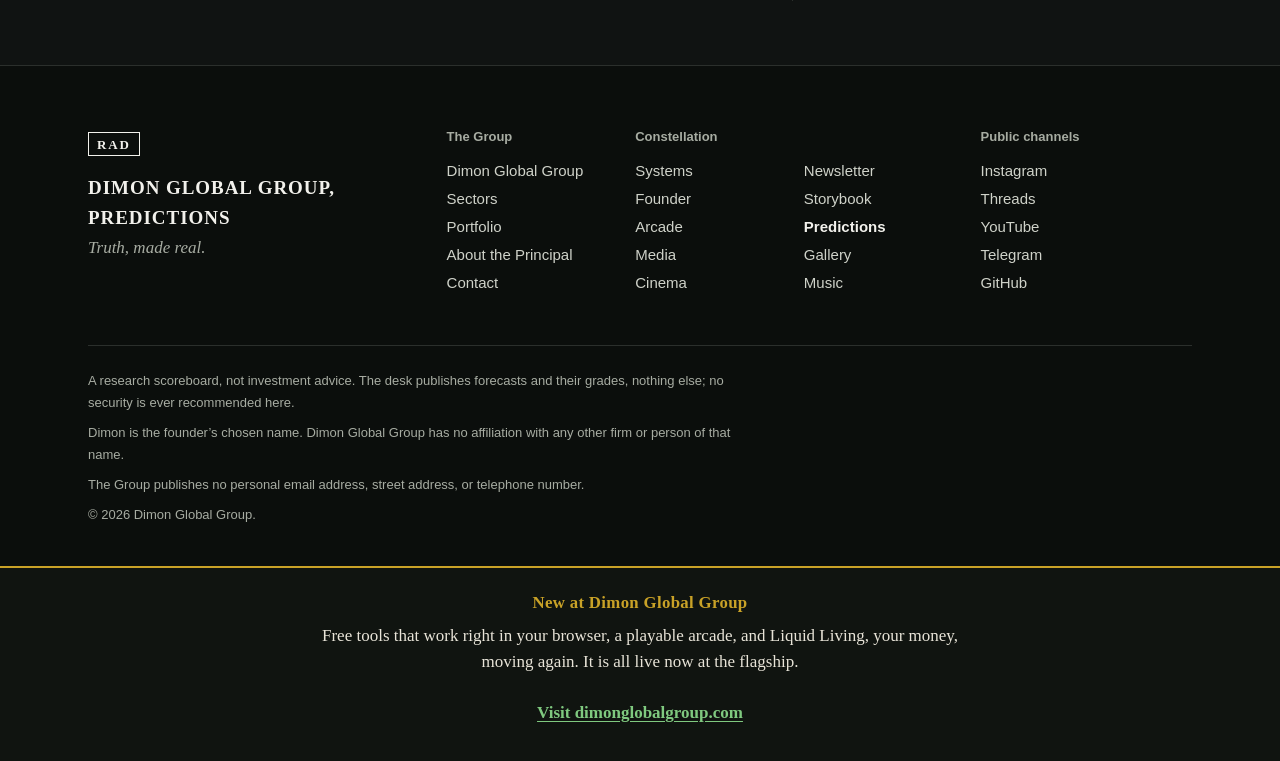
<file: dgg-predictions/index.html>
<!doctype html>
<html lang="en">
<head>
<meta charset="utf-8" />
<meta name="viewport" content="width=device-width, initial-scale=1" />
<meta name="referrer" content="strict-origin-when-cross-origin" />
<meta name="description" content="Dimon Global Group, Predictions. The desk's scored-forecast scoreboard: forecasts logged before the event, graded in public with the Brier score. A research scoreboard, not investment advice." />
<link rel="canonical" href="https://dimonglobalgroup.github.io/dgg-predictions/" />
<meta property="og:type" content="website" />
<meta property="og:site_name" content="Dimon Global Group" />
<meta property="og:title" content="Predictions, Dimon Global Group" />
<meta property="og:description" content="Dimon Global Group, Predictions. The desk's scored-forecast scoreboard: forecasts logged before the event, graded in public with the Brier score. A research scoreboard, not investment advice." />
<meta property="og:url" content="https://dimonglobalgroup.github.io/dgg-predictions/" />
<meta name="twitter:card" content="summary" />
<meta name="twitter:title" content="Predictions, Dimon Global Group" />
<meta name="twitter:description" content="Dimon Global Group, Predictions. The desk's scored-forecast scoreboard: forecasts logged before the event, graded in public with the Brier score. A research scoreboard, not investment advice." />
<script type="application/ld+json">
{"@context": "https://schema.org", "@type": "WebPage", "name": "Predictions, Dimon Global Group", "url": "https://dimonglobalgroup.github.io/dgg-predictions/", "description": "Dimon Global Group, Predictions. The desk's scored-forecast scoreboard: forecasts logged before the event, graded in public with the Brier score. A research scoreboard, not investment advice.", "isPartOf": {"@type": "WebSite", "name": "Dimon Global Group", "url": "https://dimonglobalgroup.com/"}, "publisher": {"@type": "Organization", "name": "Dimon Global Group", "url": "https://dimonglobalgroup.com/"}}
</script>
<title>Predictions, Dimon Global Group</title>
<meta name="theme-color" content="#101312" />
<link rel="icon" href="data:image/svg+xml,%3Csvg xmlns='http://www.w3.org/2000/svg' viewBox='0 0 64 64'%3E%3Crect width='64' height='64' fill='%23101312'/%3E%3Ctext x='32' y='43' font-family='Georgia,serif' font-size='32' fill='%23f2f1ec' text-anchor='middle'%3ED%3C/text%3E%3C/svg%3E" />
<style>
/* DGG-TOKENS:BEGIN - identical in every page of the estate */
:root{
  /* Colour: ink range (flagship hero and footer values) */
  --ink-950:#0b0e0c; --ink-900:#101312; --ink-800:#181c19;
  --ink-line:#2b2f2c; --ink-line-strong:#4a524b;
  --bone-100:#f2f1ec; --bone-300:#cfd2c9; --bone-500:#a7aca2;
  /* Colour: paper range (flagship body and founder values) */
  --paper-0:#ffffff; --paper-100:#f5f4f0; --paper-200:#eceae3;
  --paper-line:#d8d5cb; --paper-line-strong:#b9b5a8;
  --graphite-900:#16181a; --graphite-700:#3c4043; --graphite-500:#5d6157;
  /* Colour: the two identity accents, one tone for each surface */
  --green-300:#8fd0a6; --green-700:#1e6b3c; --green-600:#2a8a50;
  --purple-300:#b7a4e3; --purple-700:#5b4390;
  --blueprint:#123a56; --blueprint-text:#dbe6ee;

  /* Surface roles: ink is the default surface */
  --surface:var(--ink-900); --surface-raised:var(--ink-800);
  --text:var(--bone-100); --text-soft:var(--bone-300); --text-muted:var(--bone-500);
  --line:var(--ink-line); --line-strong:var(--ink-line-strong);
  --accent:var(--green-300); --accent-2:var(--purple-300);

  /* Type */
  --serif:Georgia, "Times New Roman", Times, serif;
  --sans:-apple-system, "Segoe UI", "Helvetica Neue", Helvetica, Arial, sans-serif;
  --mono:ui-monospace, "SF Mono", Menlo, Consolas, "Liberation Mono", monospace;
  --t-xs:.8125rem; --t-sm:.9375rem; --t-base:1.0625rem; --t-md:1.1875rem; --t-lg:1.5rem;
  --t-xl:clamp(1.75rem, 1.4rem + 1.4vw, 2.5rem);
  --t-2xl:clamp(2.5rem, 1.7rem + 3.6vw, 4.5rem);
  --t-display:clamp(3.5rem, 1.6rem + 7vw, 6.25rem);

  /* Space: 8px grid */
  --s-1:.25rem; --s-2:.5rem; --s-3:.75rem; --s-4:1rem; --s-5:1.5rem;
  --s-6:2rem; --s-7:3rem; --s-8:4rem; --s-9:6rem; --s-10:8rem;

  /* Layout */
  --w-page:74rem; --w-read:45rem; --gutter:clamp(1rem, .4rem + 3vw, 2.5rem);
  --header-h:4.25rem;
}
.on-paper{
  --surface:var(--paper-100); --surface-raised:var(--paper-0);
  --text:var(--graphite-900); --text-soft:var(--graphite-700); --text-muted:var(--graphite-500);
  --line:var(--paper-line); --line-strong:var(--paper-line-strong);
  --accent:var(--green-700); --accent-2:var(--purple-700);
}
.on-ink{
  --surface:var(--ink-900); --surface-raised:var(--ink-800);
  --text:var(--bone-100); --text-soft:var(--bone-300); --text-muted:var(--bone-500);
  --line:var(--ink-line); --line-strong:var(--ink-line-strong);
  --accent:var(--green-300); --accent-2:var(--purple-300);
}
/* DGG-TOKENS:END */
/* DGG-COMPONENTS:BEGIN - shared base, header, footer, buttons */
*,*::before,*::after{ box-sizing:border-box; }
html{ scroll-behavior:smooth; scroll-padding-top:calc(var(--header-h) + var(--s-4)); -webkit-text-size-adjust:100%; }
body{ margin:0; background:var(--surface); color:var(--text); font-family:var(--sans); font-size:var(--t-base); line-height:1.6; -webkit-font-smoothing:antialiased; }
img{ display:block; max-width:100%; height:auto; }
h1,h2,h3,h4{ font-family:var(--serif); font-weight:500; line-height:1.15; margin:0; }
p{ margin:0; }
a{ color:var(--accent); text-decoration:underline; text-decoration-thickness:1px; text-underline-offset:.18em; }
a:hover{ text-decoration-thickness:2px; }
:focus-visible{ outline:2px solid var(--accent); outline-offset:3px; }
.on-paper,.on-ink{ background:var(--surface); color:var(--text); }
.wrap{ max-width:var(--w-page); margin-inline:auto; padding-inline:var(--gutter); }
.skip-link{ position:absolute; left:-9999px; top:0; z-index:50; background:var(--paper-0); color:var(--graphite-900); padding:var(--s-3) var(--s-4); font-size:var(--t-sm); font-weight:600; }
.skip-link:focus{ left:0; }
.visually-hidden{ position:absolute; width:1px; height:1px; overflow:hidden; clip-path:inset(50%); white-space:nowrap; }

.topbar{ position:sticky; top:0; z-index:20; background:var(--ink-900); border-bottom:1px solid var(--ink-line); }
.topbar-in{ display:flex; align-items:center; justify-content:space-between; gap:var(--s-5); min-height:var(--header-h); }
.brand{ display:inline-flex; align-items:center; gap:var(--s-3); color:var(--bone-100); text-decoration:none; }
.mono-mark{ font-family:var(--serif); font-weight:600; font-size:var(--t-xs); letter-spacing:.14em; border:1.5px solid currentColor; padding:.3125rem .5rem .25rem; line-height:1; white-space:nowrap; }
.brand-name{ font-family:var(--serif); font-weight:600; font-size:var(--t-base); letter-spacing:.06em; white-space:nowrap; }
.nav{ display:flex; gap:var(--s-5); font-size:var(--t-sm); }
.nav a{ color:var(--bone-300); text-decoration:none; padding-block:var(--s-2); }
.nav a:hover{ color:var(--green-300); }
.nav a[aria-current="page"]{ color:var(--bone-100); box-shadow:inset 0 -1px 0 var(--green-300); }

.btn{ display:inline-block; padding:.75rem 1.375rem; font-size:var(--t-sm); font-weight:600; border:1px solid var(--line-strong); color:var(--text); text-decoration:none; }
.btn:hover{ border-color:var(--accent); color:var(--accent); }
.btn-solid{ background:var(--green-700); border-color:var(--green-700); color:#fff; }
.btn-solid:hover{ background:var(--green-600); border-color:var(--green-600); color:#fff; }
.btn-row{ display:flex; flex-wrap:wrap; gap:var(--s-3); }

.sec-head{ border-top:1px solid var(--line-strong); padding-top:var(--s-5); margin-bottom:var(--s-6); }
.sec-head h2{ font-size:var(--t-xl); }
.sec-head p{ color:var(--text-muted); margin-top:var(--s-2); }

.frame{ position:relative; border:1px solid var(--line-strong); padding:.625rem; background:var(--surface-raised); }
.frame-inner{ position:relative; overflow:hidden; background:var(--ink-950); }
.frame-inner img{ position:relative; width:100%; object-fit:cover; }
.frame-fallback{ position:absolute; inset:0; display:grid; place-items:center; color:var(--bone-500); }
img.img-missing{ opacity:0; }

.site-foot{ background:var(--ink-950); color:var(--bone-100); border-top:1px solid var(--ink-line); }
.foot-top{ display:grid; grid-template-columns:minmax(14rem,1fr) 2.4fr; gap:var(--s-7); padding-block:var(--s-8) var(--s-7); }
.foot-name{ font-family:var(--serif); font-size:var(--t-md); font-weight:600; letter-spacing:.05em; margin-top:var(--s-4); }
.foot-tag{ font-family:var(--serif); font-style:italic; color:var(--bone-500); }
.foot-nav{ display:grid; grid-template-columns:1fr 2fr 1.35fr; gap:var(--s-6); font-size:var(--t-sm); }
.foot-nav h2{ font-family:var(--sans); font-size:var(--t-xs); font-weight:600; color:var(--bone-500); margin-bottom:var(--s-3); }
.foot-nav ul{ list-style:none; margin:0; padding:0; }
.foot-nav .two-col{ columns:2; column-gap:var(--s-5); }
.foot-nav li{ break-inside:avoid; padding-block:.125rem; }
.foot-nav a{ color:var(--bone-300); text-decoration:none; }
.foot-nav a:hover{ color:var(--green-300); text-decoration:underline; }
.foot-nav a[aria-current="page"]{ color:var(--bone-100); font-weight:600; }
.foot-legal{ border-top:1px solid var(--ink-line); padding-block:var(--s-5) var(--s-6); font-size:var(--t-xs); color:var(--bone-500); line-height:1.7; }
.foot-legal p{ max-width:92ch; margin-bottom:var(--s-2); }

@media (max-width:56rem){
  .foot-top{ grid-template-columns:1fr; gap:var(--s-6); }
  .foot-nav{ grid-template-columns:1fr 1fr; }
  .foot-nav > div:nth-child(2){ grid-column:1 / -1; grid-row:1; }
}
@media (max-width:40rem){
  html{ scroll-padding-top:calc(var(--header-h) + var(--s-7)); }
  .topbar-in{ flex-wrap:wrap; gap:0; padding-block:var(--s-2); }
  .nav{ width:100%; justify-content:space-between; gap:var(--s-3); }
  .brand-name{ font-size:var(--t-sm); }
}
@media (prefers-reduced-motion:reduce){
  html{ scroll-behavior:auto; }
  *,*::before,*::after{ animation:none !important; transition:none !important; }
}
/* DGG-COMPONENTS:END */
/* DGG-DISTRICT:BEGIN - shared layer for constellation districts */
.band{ padding-block:var(--s-8); }
.on-paper.band + .on-paper.band{ padding-top:0; }
.d-hero{ padding-block:var(--s-8) 0; border-bottom:1px solid var(--line); }
.d-top{ display:flex; flex-wrap:wrap; justify-content:space-between; gap:var(--s-2) var(--s-5); margin-bottom:var(--s-6); }
.kick{ color:var(--text-muted); font-size:var(--t-sm); }
.d-hero h1{ font-size:var(--t-2xl); font-weight:400; line-height:1.06; }
.d-hero h1 em{ color:var(--accent); }
.d-hero h1 + p{ color:var(--text-soft); font-size:var(--t-md); line-height:1.55; max-width:62ch; margin-top:var(--s-5); }
.d-facts{ display:grid; grid-template-columns:repeat(auto-fit,minmax(11rem,1fr)); margin-top:var(--s-7); border-top:1px solid var(--line); }
.d-facts span{ padding:var(--s-4) var(--s-5) var(--s-5) 0; font-size:var(--t-sm); line-height:1.4; color:var(--text-soft); }
.d-facts span + span{ border-left:1px solid var(--line); padding-left:var(--s-5); }
.d-facts b{ display:block; font-family:var(--serif); font-size:var(--t-md); font-weight:400; color:var(--text); }

.status{ display:inline-flex; align-items:center; gap:var(--s-2); font-size:var(--t-sm); line-height:1.3; color:var(--text-soft); }
.status::before{ content:""; flex:none; width:.5rem; height:.5rem; background:var(--accent); }
.status.dev::before,.status.open::before{ background:none; border:1.5px solid var(--accent-2); }

.split{ display:grid; grid-template-columns:minmax(0,1.6fr) minmax(0,1fr); gap:var(--s-8); }
.split h2{ font-size:var(--t-xl); margin-bottom:var(--s-4); }
.split p{ color:var(--text-soft); max-width:62ch; }
.split p + p{ margin-top:var(--s-4); }
.side{ border-left:1px solid var(--line); padding-left:var(--s-6); }
.side .stat,.side .fact{ padding-block:var(--s-4); border-top:1px solid var(--line); }
.side .stat:first-child,.side .fact:first-child{ border-top:none; padding-top:0; }
.side .n{ font-family:var(--serif); font-size:var(--t-xl); line-height:1.15; font-variant-numeric:lining-nums; }
.side .t{ font-size:var(--t-xs); color:var(--text-muted); line-height:1.45; margin-top:var(--s-1); }

.steps{ display:grid; grid-template-columns:repeat(4,minmax(0,1fr)); border-top:1px solid var(--line-strong); }
.step{ display:block; padding:var(--s-5) var(--s-5) var(--s-5) 0; }
.step + .step{ border-left:1px solid var(--line); padding-left:var(--s-5); }
.step .no{ color:var(--accent); font-size:var(--t-xs); font-variant-numeric:tabular-nums; }
.step h3{ font-size:var(--t-lg); margin:var(--s-3) 0 var(--s-2); }
.step p{ color:var(--text-soft); font-size:var(--t-sm); }

.quote{ display:grid; grid-template-columns:minmax(0,1.5fr) minmax(0,1fr); gap:var(--s-7); align-items:center; border-top:1px solid var(--line-strong); padding-top:var(--s-6); }
.quote blockquote{ margin:0; font-family:var(--serif); font-style:italic; font-size:clamp(1.3125rem, 1.1rem + 1vw, 1.875rem); line-height:1.4; }
.quote blockquote b{ font-style:normal; font-weight:600; color:var(--accent-2); }
.quote .side{ border:none; padding:0; color:var(--text-soft); font-size:var(--t-sm); }

@media (max-width:62rem){
  .steps{ grid-template-columns:1fr 1fr; }
  .step:nth-child(odd){ border-left:none; padding-left:0; }
  .step:nth-child(n+3){ border-top:1px solid var(--line); }
  .split{ grid-template-columns:1fr; gap:var(--s-6); }
  .side{ border-left:none; padding-left:0; }
  .quote{ grid-template-columns:1fr; gap:var(--s-5); }
}
@media (max-width:40rem){
  .band{ padding-block:var(--s-7); }
  .d-hero{ padding-top:var(--s-6); }
  .d-hero h1 br{ display:none; }
  .d-facts{ grid-template-columns:1fr; }
  .d-facts span{ padding:var(--s-3) 0; }
  .d-facts span + span{ border-left:none; padding-left:0; border-top:1px solid var(--line); }
  .steps{ grid-template-columns:1fr; }
  .step,.step + .step{ border-left:none; padding-left:0; }
  .step + .step{ border-top:1px solid var(--line); }
}
/* DGG-DISTRICT:END */
/* Predictions: a ledger. Every entry carries equal visual weight.
   Hollow marker = open. Solid marker = resolved, the same for true and false,
   so the design can neither soften a miss nor sharpen a hit. */
.notice{ display:inline-block; margin-top:var(--s-5); padding:var(--s-3) var(--s-4); border:1px solid var(--line-strong); border-left:3px solid var(--accent-2); font-family:var(--serif); font-size:var(--t-md); }

.scoreboard{ display:grid; grid-template-columns:repeat(3,minmax(0,1fr)); }
.score{ padding-right:var(--s-5); }
.score + .score{ border-left:1px solid var(--line); padding-left:var(--s-5); }
.score .n{ display:flex; align-items:flex-end; height:var(--t-2xl); font-family:var(--serif); font-size:var(--t-2xl); line-height:1; font-variant-numeric:lining-nums; }
.score .n small{ font-size:var(--t-lg); color:var(--text-soft); }
.score .t{ font-size:var(--t-sm); font-weight:600; margin-top:var(--s-3); }
.score p{ color:var(--text-soft); font-size:var(--t-sm); margin-top:var(--s-2); max-width:38ch; }

.sec-head .note{ max-width:72ch; }
.entry{ display:grid; grid-template-columns:minmax(0,1fr) 14rem; gap:0 var(--s-7); padding-block:var(--s-5) var(--s-6); border-top:1px solid var(--line-strong); }
.entry .head{ grid-column:1 / -1; display:flex; flex-wrap:wrap; justify-content:space-between; gap:var(--s-2) var(--s-5); align-items:baseline; margin-bottom:var(--s-4); }
.entry .id{ font-family:var(--mono); font-size:var(--t-xs); color:var(--accent-2); }
.entry .beat{ font-size:var(--t-sm); color:var(--text-soft); margin-left:var(--s-2); }
.entry .claim{ grid-column:1; font-family:var(--serif); font-size:var(--t-lg); line-height:1.35; }
.entry dl{ grid-column:2; grid-row:2 / span 2; margin:0; border-left:1px solid var(--line); padding-left:var(--s-5); }
.entry dl > div{ padding-block:var(--s-2); }
.entry dt{ font-size:var(--t-xs); color:var(--text-muted); }
.entry dd{ margin:0; font-size:var(--t-sm); color:var(--text-soft); font-variant-numeric:tabular-nums; }
.entry dd.prob{ font-family:var(--serif); font-size:var(--t-xl); line-height:1.1; color:var(--text); font-variant-numeric:lining-nums; }
.entry .resolution{ grid-column:1; margin-top:var(--s-4); color:var(--text-soft); font-size:var(--t-sm); max-width:68ch; }
.entry .resolution b{ display:block; font-weight:600; color:var(--text); margin-bottom:var(--s-1); }
.entry .resolution b.st-inline{ display:inline; margin:0; }

.formula{ margin-top:var(--s-6); padding-top:var(--s-5); border-top:1px solid var(--line); color:var(--text-soft); font-size:var(--t-sm); }
.formula p{ max-width:78ch; }
.formula p + p{ margin-top:var(--s-3); }
.formula code{ font-family:var(--mono); color:var(--text); }

.beats .side ul{ list-style:none; margin:0; padding:0; }
.beats .side li{ padding-block:var(--s-3); border-top:1px solid var(--line); font-size:var(--t-sm); color:var(--text-soft); }
.beats .side li:first-child{ border-top:none; padding-top:0; }
.beats .side li b{ font-family:var(--serif); font-weight:400; color:var(--accent-2); }

@media (max-width:48rem){
  .scoreboard{ grid-template-columns:1fr; }
  .score,.score + .score{ border-left:none; padding:var(--s-4) 0; }
  .score + .score{ border-top:1px solid var(--line); }
  .entry{ grid-template-columns:1fr; }
  .entry .claim,.entry dl,.entry .resolution{ grid-column:1; grid-row:auto; }
  .entry dl{ display:grid; grid-template-columns:repeat(3,auto); gap:var(--s-4); justify-content:start; border-left:none; padding-left:0; margin-top:var(--s-4); }
}
</style>
<style>
/* ==== ESTATE RESPONSIVE STANDARD v1, 2026-11-10 ====
   Phone-first touch layer for the whole public estate (Robert's order,
   Nov 10 2026: every public page adapts to phone, tablet, and desktop).
   Additive only: every rule sits inside the small-screen query below,
   so desktop rendering is unchanged. No images touched; CSS sizing only.
   Standard + regression gate: RESPONSIVE-STANDARD.md in this project.
   Verify at 390 / 768 / 1280 before any deploy. */
@media (max-width: 820px) {
  .brand { min-height: 44px; display: inline-flex; align-items: center; }
  .topbar .nav { flex-wrap: wrap; }
  .topbar .nav a { min-height: 44px; display: inline-flex; align-items: center; padding-left: .55rem; padding-right: .55rem; }
  .foot-nav a { min-height: 44px; display: flex; align-items: center; }
  .constellation a { min-height: 44px; }
  .toc a { min-height: 44px; display: flex; align-items: center; }
  .tabs a, .jump a, .rail a { min-height: 44px; display: inline-flex; align-items: center; padding-left: .55rem; padding-right: .55rem; }
  .btn { min-height: 44px; display: inline-flex; align-items: center; justify-content: center; }
  img, video, canvas { max-width: 100%; height: auto; }
}
</style>
</head>
<body>
<a class="skip-link" href="#main">Skip to content</a>
<header class="topbar">
  <div class="wrap topbar-in">
    <a class="brand" href="https://dimonglobalgroup.com/" aria-label="Dimon Global Group, home">
      <span class="mono-mark">RAD</span>
      <span class="brand-name">DIMON GLOBAL GROUP</span>
    </a>
    <nav class="nav" aria-label="Primary">
      <a href="https://dimonglobalgroup.com/#projects">Portfolio</a>
      <a href="https://dimonglobalgroup.github.io/">Systems</a>
      <a href="https://dimonglobalgroup.github.io/dgg-founder/">Founder</a>
      <a href="https://dimonglobalgroup.com/#contact">Contact</a>
    </nav>
  </div>
</header>
<main id="main">
<section class="d-hero">
  <div class="wrap">
    <div class="d-top">
    <p class="kick">Dimon Global Group, Predictions</p>
      <p class="status">ledger open &middot; 3 forecasts logged</p>
    </div>
    <h1>Forecasts, logged first.<br /><em>Graded in public.</em></h1>
    <p>This is the desk&rsquo;s scored-forecast scoreboard. The desk makes a small number of specific, checkable forecasts about public events, writes each one down before the event, with a probability and a rule for deciding it, and then publishes the grade, good or bad, when the event resolves.</p>
    <div class="notice">A research scoreboard, not investment advice.</div>
    <div class="d-facts">
      <span><b>Logged</b> before the event</span>
      <span><b>Append-only</b> ledger</span>
      <span><b>Scored</b> with the Brier score</span>
      <span><b>Checked</b> for calibration</span>
    </div>
  </div>
</section>

<section class="band">
  <div class="wrap">
    <div class="scoreboard" aria-label="Scoreboard">
    <div class="score">
      <div class="n">3</div>
      <div class="t">Forecasts logged</div>
      <p>Three inaugural forecasts, entered in the ledger on November 2, 2026.</p>
    </div>
    <div class="score">
      <div class="n">0</div>
      <div class="t">Forecasts resolved</div>
      <p>None of the three has reached its resolution date yet. All three remain open.</p>
    </div>
    <div class="score">
      <div class="n"><small>No score yet</small></div>
      <div class="t">Brier score</div>
      <p>Brier score: no score yet. A scoreboard with no games played says so. The first score appears only when the first forecast resolves.</p>
    </div>
    </div>
  </div>
</section>

<section class="band on-paper">
  <div class="wrap">
    <div class="sec-head">
    <h2>The live ledger</h2>
    <p class="note">Forecasts are logged before publication. The three inaugural forecasts below were logged to the desk&rsquo;s ledger file on 2026-11-02 at 03:30 CST, before this page existed. Entries are shown exactly as logged; the ledger is append-only and is never edited after logging.</p>
    </div>
    <article class="entry">
      <div class="head">
        <span><span class="id">F-2026-001</span> &nbsp;<span class="beat">Beat: Launches</span></span>
        <span class="status open">Open</span>
      </div>
      <p class="claim">&ldquo;SpaceX Starship Flight 15 launches (liftoff from Starbase) on or before November 30, 2026.&rdquo;</p>
      <dl>
        <div><dt>Forecast ID</dt><dd>F-2026-001</dd></div>
        <div><dt>Logged</dt><dd>Nov 2, 2026</dd></div>
        <div><dt>Probability</dt><dd class="prob">75%</dd></div>
      </dl>
      <div class="resolution"><b>Resolution rule</b>TRUE if Flight 15 lifts off by 23:59 America/Chicago on Nov 30, 2026, per SpaceX or NASASpaceflight reporting. <b class="st-inline">Status:</b> OPEN</div>
    </article>

    <article class="entry">
      <div class="head">
        <span><span class="id">F-2026-002</span> &nbsp;<span class="beat">Beat: Weather</span></span>
        <span class="status open">Open</span>
      </div>
      <p class="claim">&ldquo;At least one additional named storm forms in the Atlantic basin between November 2 and the official end of the 2026 season on November 30, 2026.&rdquo;</p>
      <dl>
        <div><dt>Forecast ID</dt><dd>F-2026-002</dd></div>
        <div><dt>Logged</dt><dd>Nov 2, 2026</dd></div>
        <div><dt>Probability</dt><dd class="prob">30%</dd></div>
      </dl>
      <div class="resolution"><b>Resolution rule</b>TRUE if the National Hurricane Center names a new Atlantic tropical or subtropical storm (next name: Kyle) formed Nov 2&ndash;30, 2026. <b class="st-inline">Status:</b> OPEN</div>
    </article>

    <article class="entry">
      <div class="head">
        <span><span class="id">F-2026-003</span> &nbsp;<span class="beat">Beat: Markets (index level)</span></span>
        <span class="status open">Open</span>
      </div>
      <p class="claim">&ldquo;The S&amp;P 500 closes above 7,580.07, its close on Friday, October 30, 2026, on the last trading day of November 2026 (Friday, November 27, 2026).&rdquo;</p>
      <dl>
        <div><dt>Forecast ID</dt><dd>F-2026-003</dd></div>
        <div><dt>Logged</dt><dd>Nov 2, 2026</dd></div>
        <div><dt>Probability</dt><dd class="prob">55%</dd></div>
      </dl>
      <div class="resolution"><b>Resolution rule</b>TRUE if the official S&amp;P 500 close for Nov 27, 2026 exceeds 7,580.07. <b class="st-inline">Status:</b> OPEN</div>
    </article>
  </div>
</section>

<section class="band">
  <div class="wrap">
    <div class="sec-head">
    <h2>Methodology</h2>
    </div>
    <div class="steps">
      <div class="step">
        <span class="no">RULE 01</span>
        <h3>Logged before</h3>
        <p>Every forecast is logged BEFORE the event, with a probability and a resolution rule. A forecast that was not written down in advance does not count, and does not appear here.</p>
      </div>
      <div class="step">
        <span class="no">RULE 02</span>
        <h3>Append-only</h3>
        <p>The ledger is append-only: never edited after logging. Wording, probabilities, and resolution rules stay exactly as first recorded, including the forecasts the desk gets wrong.</p>
      </div>
      <div class="step">
        <span class="no">RULE 03</span>
        <h3>Brier-scored</h3>
        <p>Resolved forecasts are scored with the Brier score. Lower is better. The score is published with the resolution, whether it flatters the desk or not.</p>
      </div>
      <div class="step">
        <span class="no">RULE 04</span>
        <h3>Calibration-checked</h3>
        <p>Forecasts are also checked for calibration: in each probability bucket, the observed frequency should approach the stated probability over time.</p>
      </div>
    </div>
    <div class="formula">
      <p><code>Brier score = mean of (probability &minus; outcome)&sup2;</code>, where the outcome is 1 if the forecast came true and 0 if it did not. Lower is better: a perfect forecast scores 0, and always saying 50% scores 0.25.</p>
      <p>Calibration is the second test. Group forecasts by their stated probability (all the 30% calls, all the 75% calls) and, in each probability bucket, the observed frequency should approach the stated probability. A desk that says 75% should be right about three times in four, no more and no less.</p>
    </div>
  </div>
</section>

<section class="band" style="padding-top:0">
  <div class="wrap split beats">
    <div>
      <h2>The beats</h2>
      <p>The desk follows a narrow set of public, forecastable signals: events with clear outcomes, public reporting, and a date by which the answer is known. That discipline is the point: if an event cannot be resolved cleanly, it is not forecast here.</p>
      <p>The desk publishes forecasts and their grades, nothing else; no security is ever recommended here.</p>
    </div>
    <div class="side">
      <ul>
        <li><b>01</b> &nbsp;Launches</li>
        <li><b>02</b> &nbsp;Weather</li>
        <li><b>03</b> &nbsp;Markets at index level</li>
        <li><b>04</b> &nbsp;Other forecastable public signals</li>
      </ul>
    </div>
  </div>
</section>
</main>
<footer class="site-foot">
  <div class="wrap">
    <div class="foot-top">
      <div>
        <a class="brand" href="https://dimonglobalgroup.com/" aria-label="Dimon Global Group, home"><span class="mono-mark">RAD</span></a>
        <p class="foot-name">DIMON GLOBAL GROUP, PREDICTIONS</p>
        <p class="foot-tag">Truth, made real.</p>
      </div>
      <nav class="foot-nav" aria-label="Footer">
        <div>
          <h2>The Group</h2>
          <ul>
          <li><a href="https://dimonglobalgroup.com/">Dimon Global Group</a></li>
          <li><a href="https://dimonglobalgroup.com/#projects">Sectors</a></li>
          <li><a href="https://dimonglobalgroup.com/#projects">Portfolio</a></li>
          <li><a href="https://dimonglobalgroup.com/#who-i-am">About the Principal</a></li>
          <li><a href="https://dimonglobalgroup.com/#contact">Contact</a></li>
          </ul>
        </div>
        <div>
          <h2>Constellation</h2>
          <ul class="two-col">
          <li><a href="https://dimonglobalgroup.github.io/">Systems</a></li>
          <li><a href="https://dimonglobalgroup.github.io/dgg-founder/">Founder</a></li>
          <li><a href="https://dimonglobalgroup.github.io/dgg-arcade/">Arcade</a></li>
          <li><a href="https://dimonglobalgroup.github.io/dgg-media/">Media</a></li>
          <li><a href="https://dimonglobalgroup.github.io/dgg-cinema/">Cinema</a></li>
          <li><a href="https://dimonglobalgroup.github.io/dgg-newsletter/">Newsletter</a></li>
          <li><a href="https://dimonglobalgroup.github.io/dgg-storybook/">Storybook</a></li>
          <li><a href="https://dimonglobalgroup.github.io/dgg-predictions/" aria-current="page">Predictions</a></li>
          <li><a href="https://dimonglobalgroup.github.io/dgg-gallery/">Gallery</a></li>
          <li><a href="https://dimonglobalgroup.github.io/dgg-music/">Music</a></li>
          </ul>
        </div>
        <div>
          <h2>Public channels</h2>
          <ul>
          <li><a href="https://www.instagram.com/thearchitectrad" target="_blank" rel="noopener">Instagram</a></li>
          <li><a href="https://www.threads.net/@thearchitectrad" target="_blank" rel="noopener">Threads</a></li>
          <li><a href="https://www.youtube.com/@RobertDonaldson-rad" target="_blank" rel="noopener">YouTube</a></li>
          <li><a href="https://t.me/RAD_Dimon" target="_blank" rel="noopener">Telegram</a></li>
          <li><a href="https://github.com/DimonGlobalGroup" target="_blank" rel="noopener">GitHub</a></li>
          </ul>
        </div>
      </nav>
    </div>
    <div class="foot-legal">
      <p>A research scoreboard, not investment advice. The desk publishes forecasts and their grades, nothing else; no security is ever recommended here.</p>
      <p>Dimon is the founder&rsquo;s chosen name. Dimon Global Group has no affiliation with any other firm or person of that name.</p>
      <p>The Group publishes no personal email address, street address, or telephone number.</p>
      <p>&copy; 2026 Dimon Global Group.</p>
    </div>
  </div>
</footer>

<div style="border-top:2px solid #c9a227;background:#101410;color:#e8e4d8;padding:22px 16px;text-align:center;font-family:Georgia,'Times New Roman',serif;">
  <p style="margin:0 0 6px;font-size:1.05rem;letter-spacing:.02em;"><strong style="color:#c9a227;">New at Dimon Global Group</strong></p>
  <p style="margin:0 auto 10px;max-width:640px;line-height:1.55;">Free tools that work right in your browser, a playable arcade, and Liquid Living, your money, moving again. It is all live now at the flagship.</p>
  <p style="margin:0;"><a href="https://dimonglobalgroup.com" style="color:#7fc97f;font-weight:bold;text-decoration:underline;display:inline-block;padding:13px 12px;">Visit dimonglobalgroup.com</a></p>
</div>
</body>
</html>
</file>
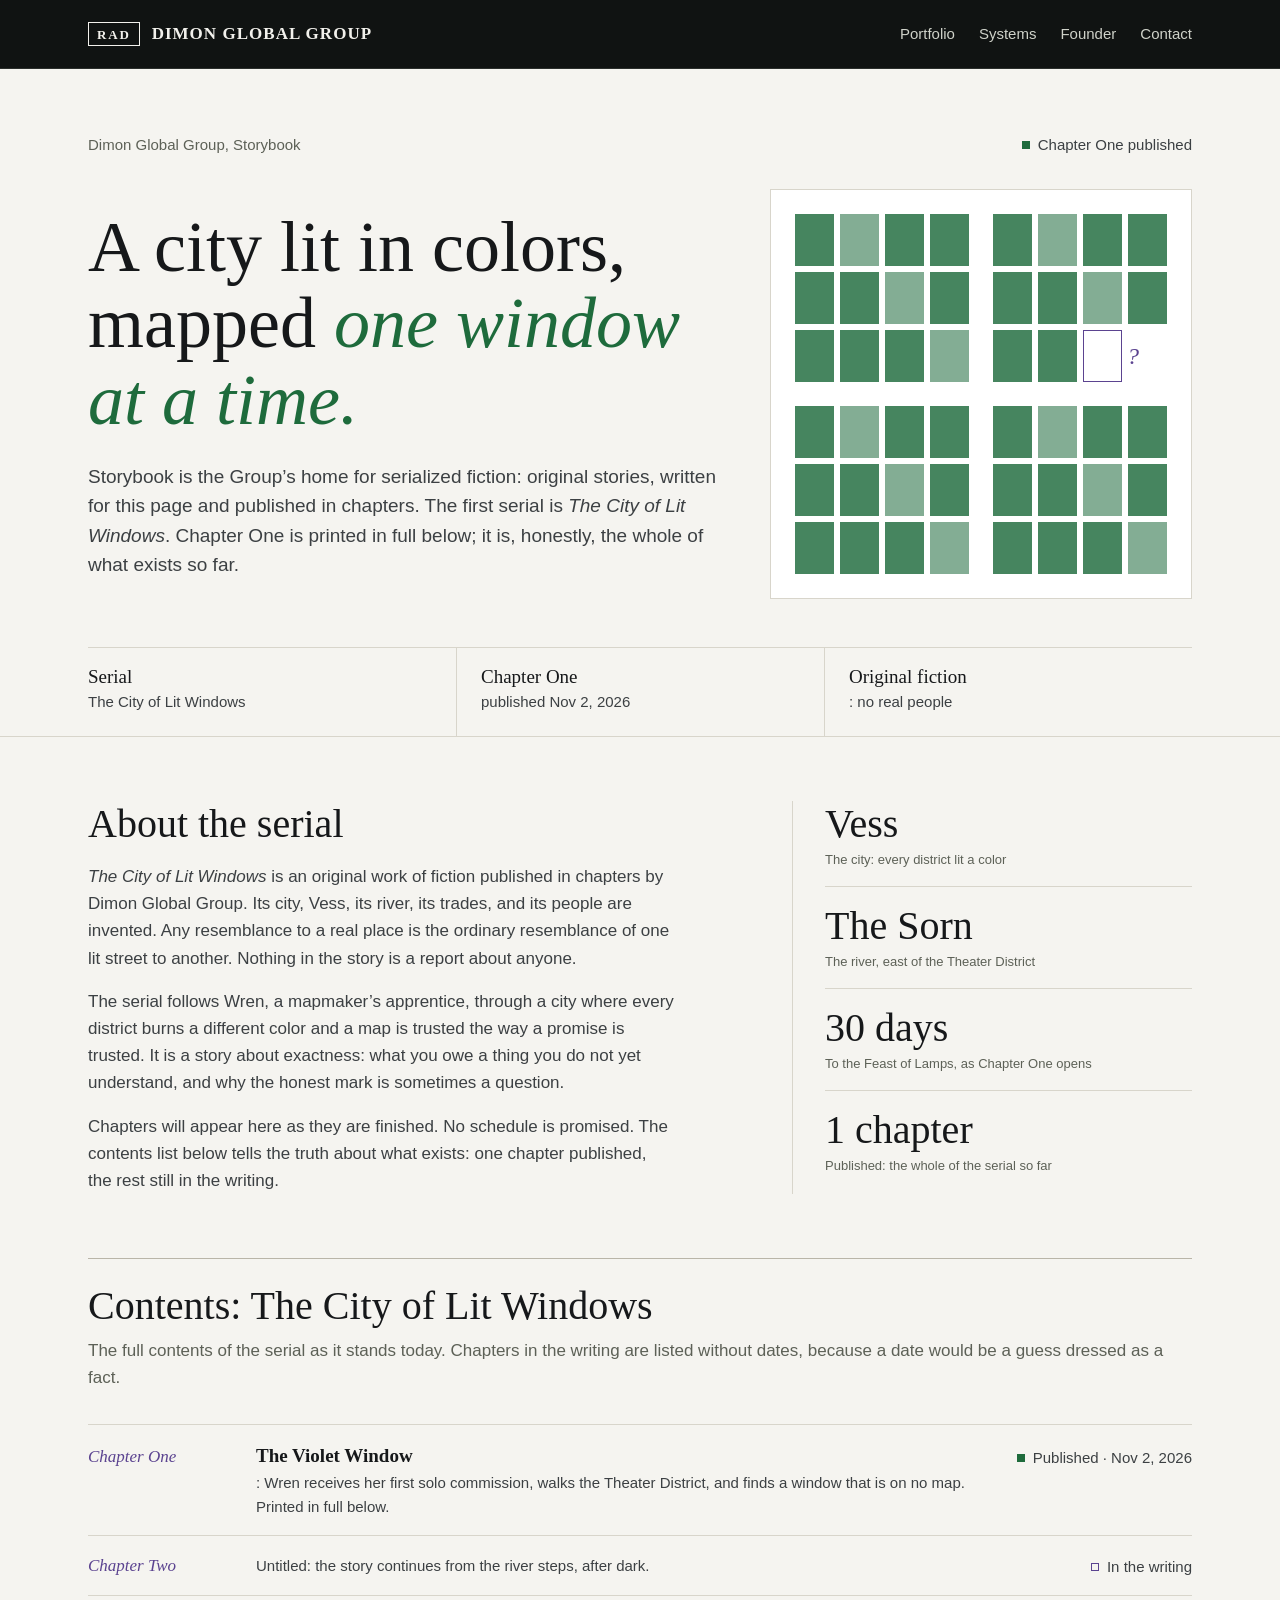
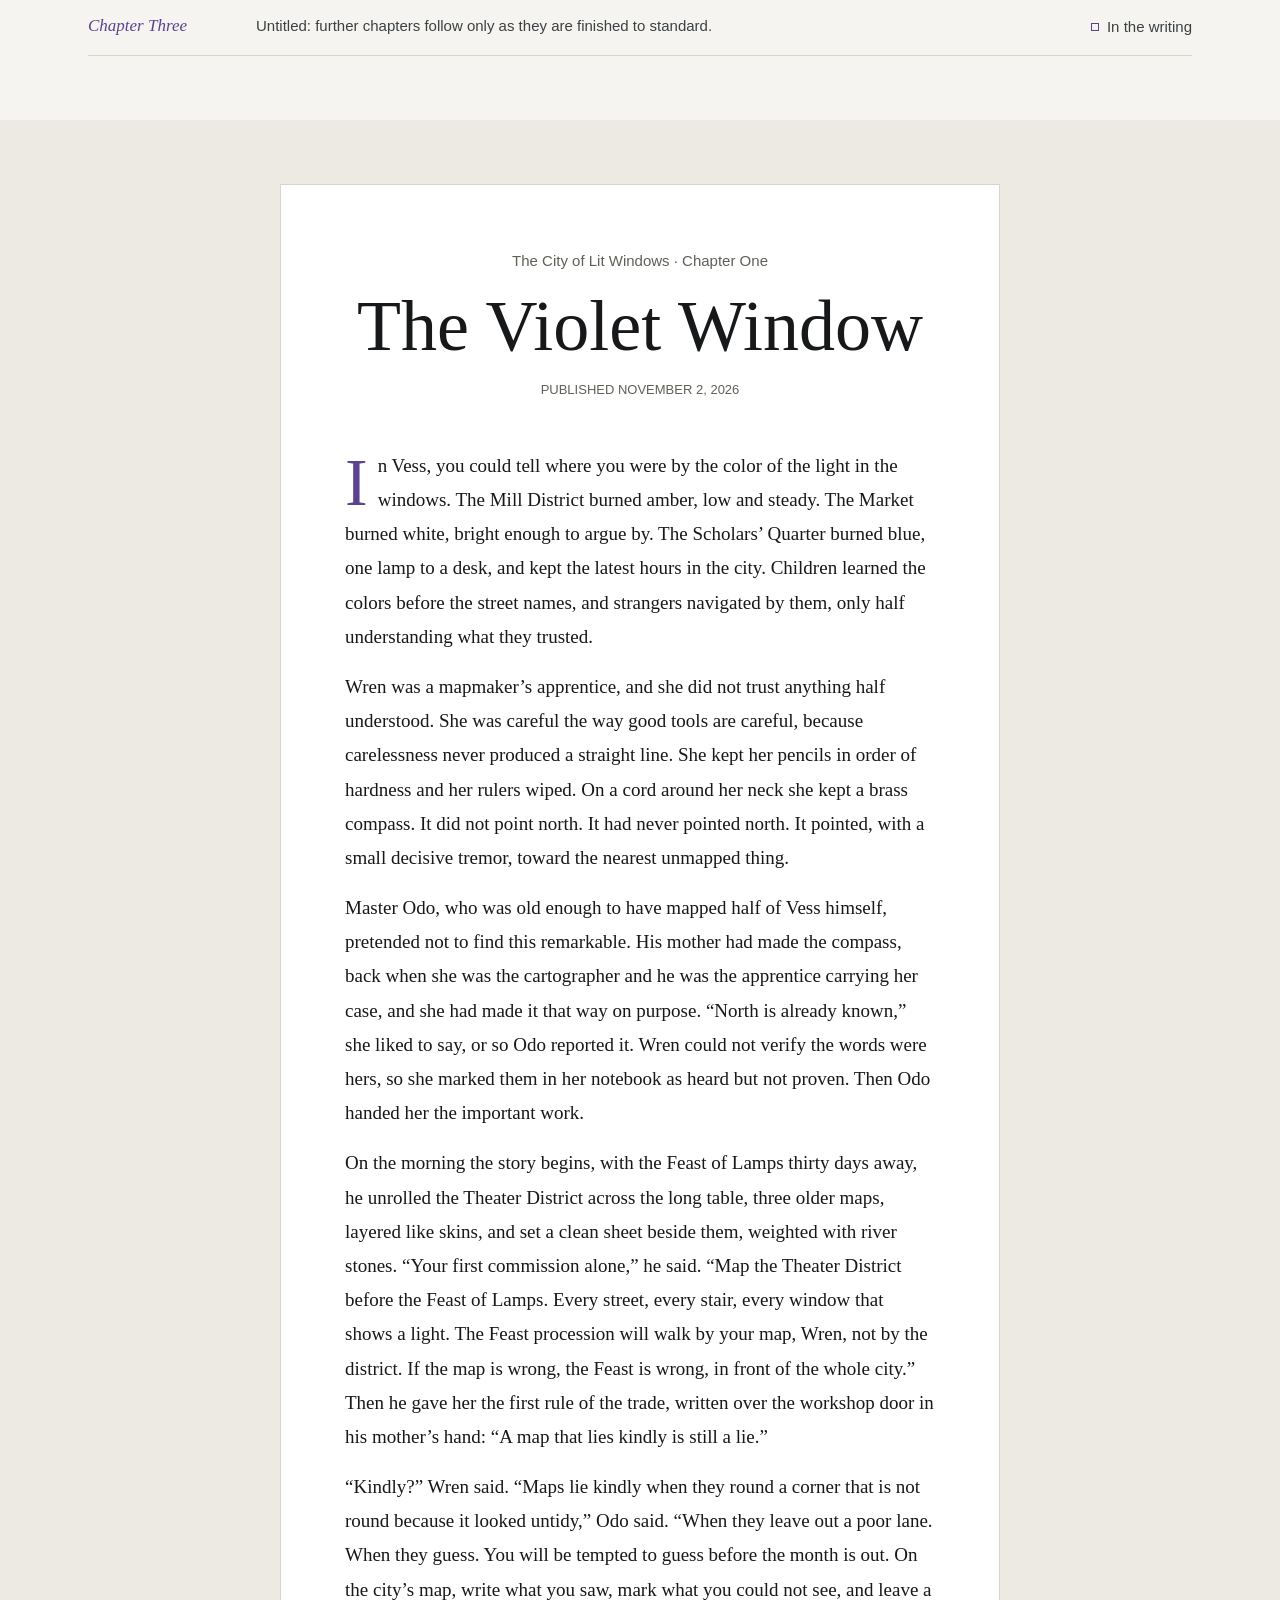
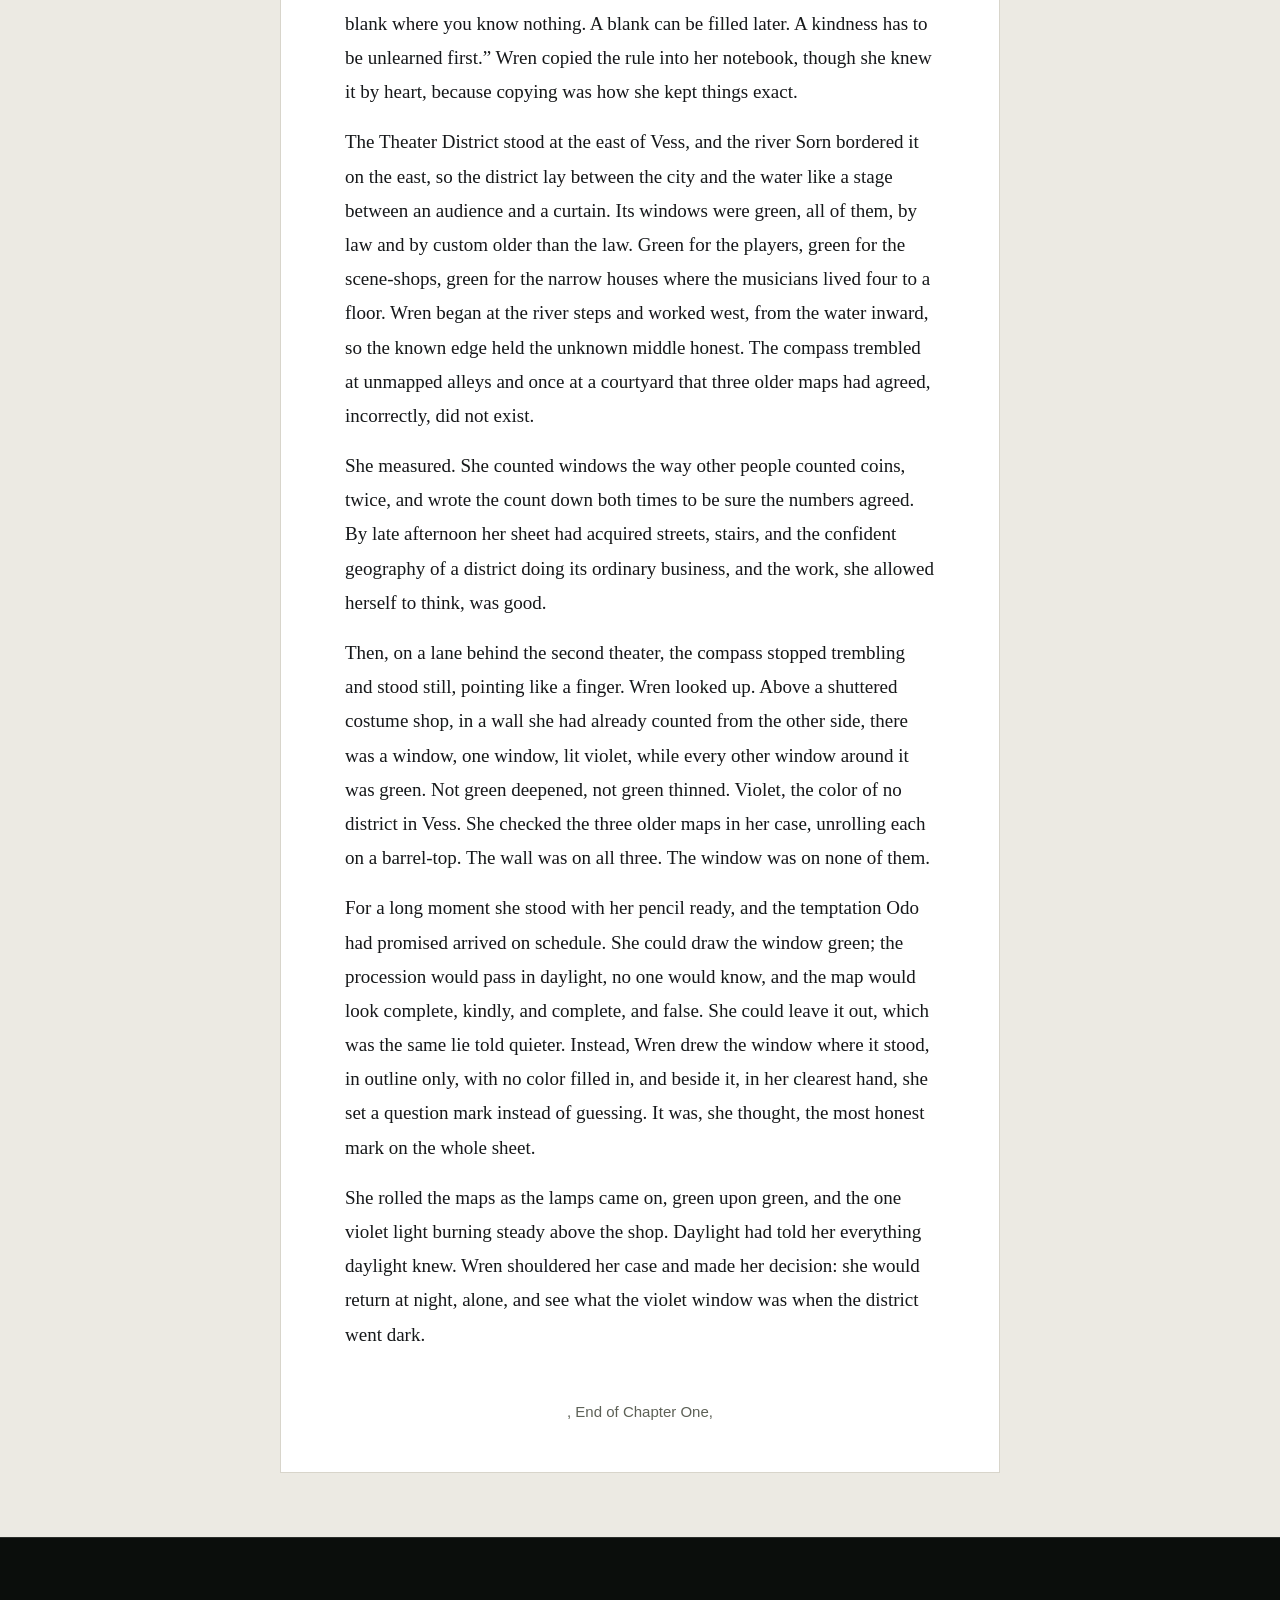
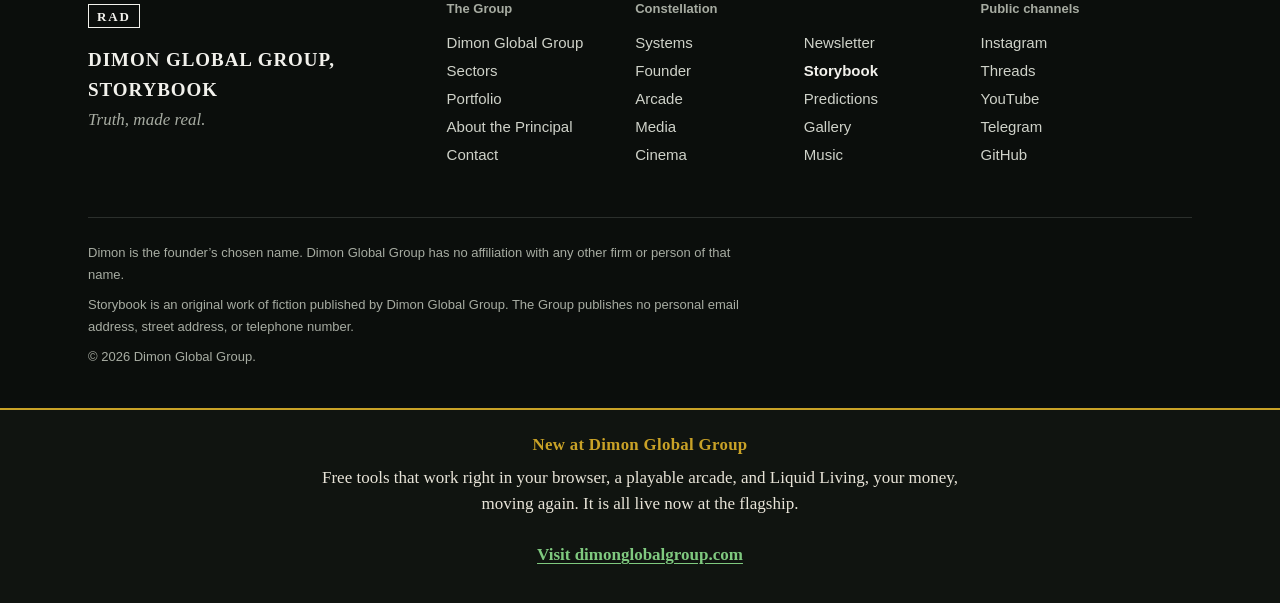
<file: dgg-storybook/index.html>
<!doctype html>
<html lang="en">
<head>
<meta charset="utf-8" />
<meta name="viewport" content="width=device-width, initial-scale=1" />
<meta name="referrer" content="strict-origin-when-cross-origin" />
<meta name="description" content="Storybook, Dimon Global Group. An original serialized story, The City of Lit Windows, published in chapters. Chapter One published November 2, 2026." />
<link rel="canonical" href="https://dimonglobalgroup.github.io/dgg-storybook/" />
<meta property="og:type" content="website" />
<meta property="og:site_name" content="Dimon Global Group" />
<meta property="og:title" content="Storybook, Dimon Global Group" />
<meta property="og:description" content="Storybook, Dimon Global Group. An original serialized story, The City of Lit Windows, published in chapters. Chapter One published November 2, 2026." />
<meta property="og:url" content="https://dimonglobalgroup.github.io/dgg-storybook/" />
<meta name="twitter:card" content="summary" />
<meta name="twitter:title" content="Storybook, Dimon Global Group" />
<meta name="twitter:description" content="Storybook, Dimon Global Group. An original serialized story, The City of Lit Windows, published in chapters. Chapter One published November 2, 2026." />
<script type="application/ld+json">
{"@context": "https://schema.org", "@type": "WebPage", "name": "Storybook, Dimon Global Group", "url": "https://dimonglobalgroup.github.io/dgg-storybook/", "description": "Storybook, Dimon Global Group. An original serialized story, The City of Lit Windows, published in chapters. Chapter One published November 2, 2026.", "isPartOf": {"@type": "WebSite", "name": "Dimon Global Group", "url": "https://dimonglobalgroup.com/"}, "publisher": {"@type": "Organization", "name": "Dimon Global Group", "url": "https://dimonglobalgroup.com/"}}
</script>
<title>Storybook, Dimon Global Group</title>
<meta name="theme-color" content="#101312" />
<link rel="icon" href="data:image/svg+xml,%3Csvg xmlns='http://www.w3.org/2000/svg' viewBox='0 0 64 64'%3E%3Crect width='64' height='64' fill='%23101312'/%3E%3Ctext x='32' y='43' font-family='Georgia,serif' font-size='32' fill='%23f2f1ec' text-anchor='middle'%3ED%3C/text%3E%3C/svg%3E" />
<style>
/* DGG-TOKENS:BEGIN - identical in every page of the estate */
:root{
  /* Colour: ink range (flagship hero and footer values) */
  --ink-950:#0b0e0c; --ink-900:#101312; --ink-800:#181c19;
  --ink-line:#2b2f2c; --ink-line-strong:#4a524b;
  --bone-100:#f2f1ec; --bone-300:#cfd2c9; --bone-500:#a7aca2;
  /* Colour: paper range (flagship body and founder values) */
  --paper-0:#ffffff; --paper-100:#f5f4f0; --paper-200:#eceae3;
  --paper-line:#d8d5cb; --paper-line-strong:#b9b5a8;
  --graphite-900:#16181a; --graphite-700:#3c4043; --graphite-500:#5d6157;
  /* Colour: the two identity accents, one tone for each surface */
  --green-300:#8fd0a6; --green-700:#1e6b3c; --green-600:#2a8a50;
  --purple-300:#b7a4e3; --purple-700:#5b4390;
  --blueprint:#123a56; --blueprint-text:#dbe6ee;

  /* Surface roles: ink is the default surface */
  --surface:var(--ink-900); --surface-raised:var(--ink-800);
  --text:var(--bone-100); --text-soft:var(--bone-300); --text-muted:var(--bone-500);
  --line:var(--ink-line); --line-strong:var(--ink-line-strong);
  --accent:var(--green-300); --accent-2:var(--purple-300);

  /* Type */
  --serif:Georgia, "Times New Roman", Times, serif;
  --sans:-apple-system, "Segoe UI", "Helvetica Neue", Helvetica, Arial, sans-serif;
  --mono:ui-monospace, "SF Mono", Menlo, Consolas, "Liberation Mono", monospace;
  --t-xs:.8125rem; --t-sm:.9375rem; --t-base:1.0625rem; --t-md:1.1875rem; --t-lg:1.5rem;
  --t-xl:clamp(1.75rem, 1.4rem + 1.4vw, 2.5rem);
  --t-2xl:clamp(2.5rem, 1.7rem + 3.6vw, 4.5rem);
  --t-display:clamp(3.5rem, 1.6rem + 7vw, 6.25rem);

  /* Space: 8px grid */
  --s-1:.25rem; --s-2:.5rem; --s-3:.75rem; --s-4:1rem; --s-5:1.5rem;
  --s-6:2rem; --s-7:3rem; --s-8:4rem; --s-9:6rem; --s-10:8rem;

  /* Layout */
  --w-page:74rem; --w-read:45rem; --gutter:clamp(1rem, .4rem + 3vw, 2.5rem);
  --header-h:4.25rem;
}
.on-paper{
  --surface:var(--paper-100); --surface-raised:var(--paper-0);
  --text:var(--graphite-900); --text-soft:var(--graphite-700); --text-muted:var(--graphite-500);
  --line:var(--paper-line); --line-strong:var(--paper-line-strong);
  --accent:var(--green-700); --accent-2:var(--purple-700);
}
.on-ink{
  --surface:var(--ink-900); --surface-raised:var(--ink-800);
  --text:var(--bone-100); --text-soft:var(--bone-300); --text-muted:var(--bone-500);
  --line:var(--ink-line); --line-strong:var(--ink-line-strong);
  --accent:var(--green-300); --accent-2:var(--purple-300);
}
/* DGG-TOKENS:END */
/* DGG-COMPONENTS:BEGIN - shared base, header, footer, buttons */
*,*::before,*::after{ box-sizing:border-box; }
html{ scroll-behavior:smooth; scroll-padding-top:calc(var(--header-h) + var(--s-4)); -webkit-text-size-adjust:100%; }
body{ margin:0; background:var(--surface); color:var(--text); font-family:var(--sans); font-size:var(--t-base); line-height:1.6; -webkit-font-smoothing:antialiased; }
img{ display:block; max-width:100%; height:auto; }
h1,h2,h3,h4{ font-family:var(--serif); font-weight:500; line-height:1.15; margin:0; }
p{ margin:0; }
a{ color:var(--accent); text-decoration:underline; text-decoration-thickness:1px; text-underline-offset:.18em; }
a:hover{ text-decoration-thickness:2px; }
:focus-visible{ outline:2px solid var(--accent); outline-offset:3px; }
.on-paper,.on-ink{ background:var(--surface); color:var(--text); }
.wrap{ max-width:var(--w-page); margin-inline:auto; padding-inline:var(--gutter); }
.skip-link{ position:absolute; left:-9999px; top:0; z-index:50; background:var(--paper-0); color:var(--graphite-900); padding:var(--s-3) var(--s-4); font-size:var(--t-sm); font-weight:600; }
.skip-link:focus{ left:0; }
.visually-hidden{ position:absolute; width:1px; height:1px; overflow:hidden; clip-path:inset(50%); white-space:nowrap; }

.topbar{ position:sticky; top:0; z-index:20; background:var(--ink-900); border-bottom:1px solid var(--ink-line); }
.topbar-in{ display:flex; align-items:center; justify-content:space-between; gap:var(--s-5); min-height:var(--header-h); }
.brand{ display:inline-flex; align-items:center; gap:var(--s-3); color:var(--bone-100); text-decoration:none; }
.mono-mark{ font-family:var(--serif); font-weight:600; font-size:var(--t-xs); letter-spacing:.14em; border:1.5px solid currentColor; padding:.3125rem .5rem .25rem; line-height:1; white-space:nowrap; }
.brand-name{ font-family:var(--serif); font-weight:600; font-size:var(--t-base); letter-spacing:.06em; white-space:nowrap; }
.nav{ display:flex; gap:var(--s-5); font-size:var(--t-sm); }
.nav a{ color:var(--bone-300); text-decoration:none; padding-block:var(--s-2); }
.nav a:hover{ color:var(--green-300); }
.nav a[aria-current="page"]{ color:var(--bone-100); box-shadow:inset 0 -1px 0 var(--green-300); }

.btn{ display:inline-block; padding:.75rem 1.375rem; font-size:var(--t-sm); font-weight:600; border:1px solid var(--line-strong); color:var(--text); text-decoration:none; }
.btn:hover{ border-color:var(--accent); color:var(--accent); }
.btn-solid{ background:var(--green-700); border-color:var(--green-700); color:#fff; }
.btn-solid:hover{ background:var(--green-600); border-color:var(--green-600); color:#fff; }
.btn-row{ display:flex; flex-wrap:wrap; gap:var(--s-3); }

.sec-head{ border-top:1px solid var(--line-strong); padding-top:var(--s-5); margin-bottom:var(--s-6); }
.sec-head h2{ font-size:var(--t-xl); }
.sec-head p{ color:var(--text-muted); margin-top:var(--s-2); }

.frame{ position:relative; border:1px solid var(--line-strong); padding:.625rem; background:var(--surface-raised); }
.frame-inner{ position:relative; overflow:hidden; background:var(--ink-950); }
.frame-inner img{ position:relative; width:100%; object-fit:cover; }
.frame-fallback{ position:absolute; inset:0; display:grid; place-items:center; color:var(--bone-500); }
img.img-missing{ opacity:0; }

.site-foot{ background:var(--ink-950); color:var(--bone-100); border-top:1px solid var(--ink-line); }
.foot-top{ display:grid; grid-template-columns:minmax(14rem,1fr) 2.4fr; gap:var(--s-7); padding-block:var(--s-8) var(--s-7); }
.foot-name{ font-family:var(--serif); font-size:var(--t-md); font-weight:600; letter-spacing:.05em; margin-top:var(--s-4); }
.foot-tag{ font-family:var(--serif); font-style:italic; color:var(--bone-500); }
.foot-nav{ display:grid; grid-template-columns:1fr 2fr 1.35fr; gap:var(--s-6); font-size:var(--t-sm); }
.foot-nav h2{ font-family:var(--sans); font-size:var(--t-xs); font-weight:600; color:var(--bone-500); margin-bottom:var(--s-3); }
.foot-nav ul{ list-style:none; margin:0; padding:0; }
.foot-nav .two-col{ columns:2; column-gap:var(--s-5); }
.foot-nav li{ break-inside:avoid; padding-block:.125rem; }
.foot-nav a{ color:var(--bone-300); text-decoration:none; }
.foot-nav a:hover{ color:var(--green-300); text-decoration:underline; }
.foot-nav a[aria-current="page"]{ color:var(--bone-100); font-weight:600; }
.foot-legal{ border-top:1px solid var(--ink-line); padding-block:var(--s-5) var(--s-6); font-size:var(--t-xs); color:var(--bone-500); line-height:1.7; }
.foot-legal p{ max-width:92ch; margin-bottom:var(--s-2); }

@media (max-width:56rem){
  .foot-top{ grid-template-columns:1fr; gap:var(--s-6); }
  .foot-nav{ grid-template-columns:1fr 1fr; }
  .foot-nav > div:nth-child(2){ grid-column:1 / -1; grid-row:1; }
}
@media (max-width:40rem){
  html{ scroll-padding-top:calc(var(--header-h) + var(--s-7)); }
  .topbar-in{ flex-wrap:wrap; gap:0; padding-block:var(--s-2); }
  .nav{ width:100%; justify-content:space-between; gap:var(--s-3); }
  .brand-name{ font-size:var(--t-sm); }
}
@media (prefers-reduced-motion:reduce){
  html{ scroll-behavior:auto; }
  *,*::before,*::after{ animation:none !important; transition:none !important; }
}
/* DGG-COMPONENTS:END */
/* DGG-DISTRICT:BEGIN - shared layer for constellation districts */
.band{ padding-block:var(--s-8); }
.on-paper.band + .on-paper.band{ padding-top:0; }
.d-hero{ padding-block:var(--s-8) 0; border-bottom:1px solid var(--line); }
.d-top{ display:flex; flex-wrap:wrap; justify-content:space-between; gap:var(--s-2) var(--s-5); margin-bottom:var(--s-6); }
.kick{ color:var(--text-muted); font-size:var(--t-sm); }
.d-hero h1{ font-size:var(--t-2xl); font-weight:400; line-height:1.06; }
.d-hero h1 em{ color:var(--accent); }
.d-hero h1 + p{ color:var(--text-soft); font-size:var(--t-md); line-height:1.55; max-width:62ch; margin-top:var(--s-5); }
.d-facts{ display:grid; grid-template-columns:repeat(auto-fit,minmax(11rem,1fr)); margin-top:var(--s-7); border-top:1px solid var(--line); }
.d-facts span{ padding:var(--s-4) var(--s-5) var(--s-5) 0; font-size:var(--t-sm); line-height:1.4; color:var(--text-soft); }
.d-facts span + span{ border-left:1px solid var(--line); padding-left:var(--s-5); }
.d-facts b{ display:block; font-family:var(--serif); font-size:var(--t-md); font-weight:400; color:var(--text); }

.status{ display:inline-flex; align-items:center; gap:var(--s-2); font-size:var(--t-sm); line-height:1.3; color:var(--text-soft); }
.status::before{ content:""; flex:none; width:.5rem; height:.5rem; background:var(--accent); }
.status.dev::before,.status.open::before{ background:none; border:1.5px solid var(--accent-2); }

.split{ display:grid; grid-template-columns:minmax(0,1.6fr) minmax(0,1fr); gap:var(--s-8); }
.split h2{ font-size:var(--t-xl); margin-bottom:var(--s-4); }
.split p{ color:var(--text-soft); max-width:62ch; }
.split p + p{ margin-top:var(--s-4); }
.side{ border-left:1px solid var(--line); padding-left:var(--s-6); }
.side .stat,.side .fact{ padding-block:var(--s-4); border-top:1px solid var(--line); }
.side .stat:first-child,.side .fact:first-child{ border-top:none; padding-top:0; }
.side .n{ font-family:var(--serif); font-size:var(--t-xl); line-height:1.15; font-variant-numeric:lining-nums; }
.side .t{ font-size:var(--t-xs); color:var(--text-muted); line-height:1.45; margin-top:var(--s-1); }

.steps{ display:grid; grid-template-columns:repeat(4,minmax(0,1fr)); border-top:1px solid var(--line-strong); }
.step{ display:block; padding:var(--s-5) var(--s-5) var(--s-5) 0; }
.step + .step{ border-left:1px solid var(--line); padding-left:var(--s-5); }
.step .no{ color:var(--accent); font-size:var(--t-xs); font-variant-numeric:tabular-nums; }
.step h3{ font-size:var(--t-lg); margin:var(--s-3) 0 var(--s-2); }
.step p{ color:var(--text-soft); font-size:var(--t-sm); }

.quote{ display:grid; grid-template-columns:minmax(0,1.5fr) minmax(0,1fr); gap:var(--s-7); align-items:center; border-top:1px solid var(--line-strong); padding-top:var(--s-6); }
.quote blockquote{ margin:0; font-family:var(--serif); font-style:italic; font-size:clamp(1.3125rem, 1.1rem + 1vw, 1.875rem); line-height:1.4; }
.quote blockquote b{ font-style:normal; font-weight:600; color:var(--accent-2); }
.quote .side{ border:none; padding:0; color:var(--text-soft); font-size:var(--t-sm); }

@media (max-width:62rem){
  .steps{ grid-template-columns:1fr 1fr; }
  .step:nth-child(odd){ border-left:none; padding-left:0; }
  .step:nth-child(n+3){ border-top:1px solid var(--line); }
  .split{ grid-template-columns:1fr; gap:var(--s-6); }
  .side{ border-left:none; padding-left:0; }
  .quote{ grid-template-columns:1fr; gap:var(--s-5); }
}
@media (max-width:40rem){
  .band{ padding-block:var(--s-7); }
  .d-hero{ padding-top:var(--s-6); }
  .d-hero h1 br{ display:none; }
  .d-facts{ grid-template-columns:1fr; }
  .d-facts span{ padding:var(--s-3) 0; }
  .d-facts span + span{ border-left:none; padding-left:0; border-top:1px solid var(--line); }
  .steps{ grid-template-columns:1fr; }
  .step,.step + .step{ border-left:none; padding-left:0; }
  .step + .step{ border-top:1px solid var(--line); }
}
/* DGG-DISTRICT:END */
/* Storybook: warmest page in the estate. Paper tokens only, no deviation.
   The hero sheet draws Wren's mark: lit green windows, one left in outline. */
.f-hero{ display:grid; grid-template-columns:minmax(0,1.5fr) minmax(0,1fr); gap:var(--s-7); align-items:center; }
.sheet{ display:grid; grid-template-columns:1fr 1fr; gap:var(--s-5); padding:var(--s-5); background:var(--paper-0); border:1px solid var(--line); }
.block{ display:grid; grid-template-columns:repeat(4,1fr); gap:.375rem; align-content:start; }
.block i{ display:block; aspect-ratio:3 / 4; background:var(--green-700); opacity:.82; }
.block i:nth-child(5n+2){ opacity:.55; }
.block .unknown,.block .unknown:nth-child(5n+2){ position:relative; background:none; opacity:1; border:1.5px solid var(--purple-700); }
.block .gap,.block .gap:nth-child(5n+2){ background:none; }
.block .unknown::after{ content:"?"; position:absolute; left:calc(100% + .375rem); top:50%; transform:translateY(-50%); font-family:var(--serif); font-size:var(--t-lg); line-height:1; color:var(--purple-700); }

.about i{ font-style:italic; }

.contents .row{ display:grid; grid-template-columns:9rem minmax(0,1fr) auto; gap:var(--s-5); padding-block:var(--s-4); border-top:1px solid var(--line); align-items:baseline; }
.contents .row:last-child{ border-bottom:1px solid var(--line); }
.contents .chap{ font-family:var(--serif); font-style:italic; color:var(--accent-2); white-space:nowrap; }
.contents .what{ color:var(--text-soft); font-size:var(--t-sm); }
.contents .what b{ display:block; font-family:var(--serif); font-size:var(--t-md); font-weight:600; color:var(--text); }

.book{ background:var(--paper-200); }
.chapter{ max-width:var(--w-read); margin-inline:auto; padding:var(--s-8) var(--s-8) var(--s-7); background:var(--paper-0); border:1px solid var(--line); }
.chapter .c-kick{ color:var(--text-muted); font-size:var(--t-sm); text-align:center; }
.chapter h2{ font-size:var(--t-2xl); font-weight:400; text-align:center; margin-top:var(--s-3); }
.chapter .c-date{ color:var(--text-muted); font-size:var(--t-xs); text-align:center; margin-top:var(--s-3); }
.chapter .body{ margin-top:var(--s-7); }
.chapter .body p{ font-family:var(--serif); font-size:var(--t-md); line-height:1.8; }
.chapter .body p + p{ margin-top:var(--s-4); }
.chapter .body p:first-child::first-letter{ float:left; font-size:4.25rem; line-height:.82; padding:.4rem .625rem 0 0; color:var(--accent-2); }
.chapter .endmark{ color:var(--text-muted); font-size:var(--t-sm); text-align:center; margin-top:var(--s-7); }

@media (max-width:62rem){ .f-hero{ grid-template-columns:1fr; } .sheet{ max-width:24rem; } }
@media (max-width:40rem){
  .contents .row{ grid-template-columns:1fr; gap:var(--s-2); }
  .chapter{ padding:var(--s-6) var(--s-5); }
}
</style>
<style>
/* ==== ESTATE RESPONSIVE STANDARD v1, 2026-11-10 ====
   Phone-first touch layer for the whole public estate (Robert's order,
   Nov 10 2026: every public page adapts to phone, tablet, and desktop).
   Additive only: every rule sits inside the small-screen query below,
   so desktop rendering is unchanged. No images touched; CSS sizing only.
   Standard + regression gate: RESPONSIVE-STANDARD.md in this project.
   Verify at 390 / 768 / 1280 before any deploy. */
@media (max-width: 820px) {
  .brand { min-height: 44px; display: inline-flex; align-items: center; }
  .topbar .nav { flex-wrap: wrap; }
  .topbar .nav a { min-height: 44px; display: inline-flex; align-items: center; padding-left: .55rem; padding-right: .55rem; }
  .foot-nav a { min-height: 44px; display: flex; align-items: center; }
  .constellation a { min-height: 44px; }
  .toc a { min-height: 44px; display: flex; align-items: center; }
  .tabs a, .jump a, .rail a { min-height: 44px; display: inline-flex; align-items: center; padding-left: .55rem; padding-right: .55rem; }
  .btn { min-height: 44px; display: inline-flex; align-items: center; justify-content: center; }
  img, video, canvas { max-width: 100%; height: auto; }
}
</style>
</head>
<body class="on-paper">
<a class="skip-link" href="#main">Skip to content</a>
<header class="topbar">
  <div class="wrap topbar-in">
    <a class="brand" href="https://dimonglobalgroup.com/" aria-label="Dimon Global Group, home">
      <span class="mono-mark">RAD</span>
      <span class="brand-name">DIMON GLOBAL GROUP</span>
    </a>
    <nav class="nav" aria-label="Primary">
      <a href="https://dimonglobalgroup.com/#projects">Portfolio</a>
      <a href="https://dimonglobalgroup.github.io/">Systems</a>
      <a href="https://dimonglobalgroup.github.io/dgg-founder/">Founder</a>
      <a href="https://dimonglobalgroup.com/#contact">Contact</a>
    </nav>
  </div>
</header>
<main id="main">
<section class="d-hero">
  <div class="wrap">
    <div class="d-top">
    <p class="kick">Dimon Global Group, Storybook</p>
      <p class="status">Chapter One published</p>
    </div>
    <div class="f-hero">
      <div>
    <h1>A city lit in colors,<br />mapped <em>one window at a time.</em></h1>
    <p>Storybook is the Group&rsquo;s home for serialized fiction: original stories, written for this page and published in chapters. The first serial is <i>The City of Lit Windows</i>. Chapter One is printed in full below; it is, honestly, the whole of what exists so far.</p>
      </div>
      <div class="sheet" aria-hidden="true">
        <div class="block"><i></i><i></i><i></i><i></i><i></i><i></i><i></i><i></i><i></i><i></i><i></i><i></i></div>
        <div class="block"><i></i><i></i><i></i><i></i><i></i><i></i><i></i><i></i><i></i><i></i><i class="unknown"></i><i class="gap"></i></div>
        <div class="block"><i></i><i></i><i></i><i></i><i></i><i></i><i></i><i></i><i></i><i></i><i></i><i></i></div>
        <div class="block"><i></i><i></i><i></i><i></i><i></i><i></i><i></i><i></i><i></i><i></i><i></i><i></i></div>
      </div>
    </div>
    <div class="d-facts">
      <span><b>Serial</b> The City of Lit Windows</span>
      <span><b>Chapter One</b> published Nov 2, 2026</span>
      <span><b>Original fiction</b>: no real people</span>
    </div>
  </div>
</section>

<section class="band">
  <div class="wrap split about">
    <div>
      <h2>About the serial</h2>
      <p><i>The City of Lit Windows</i> is an original work of fiction published in chapters by Dimon Global Group. Its city, Vess, its river, its trades, and its people are invented. Any resemblance to a real place is the ordinary resemblance of one lit street to another. Nothing in the story is a report about anyone.</p>
      <p>The serial follows Wren, a mapmaker&rsquo;s apprentice, through a city where every district burns a different color and a map is trusted the way a promise is trusted. It is a story about exactness: what you owe a thing you do not yet understand, and why the honest mark is sometimes a question.</p>
      <p>Chapters will appear here as they are finished. No schedule is promised. The contents list below tells the truth about what exists: one chapter published, the rest still in the writing.</p>
    </div>
    <div class="side">
      <div class="fact"><div class="n">Vess</div><div class="t">The city: every district lit a color</div></div>
      <div class="fact"><div class="n">The Sorn</div><div class="t">The river, east of the Theater District</div></div>
      <div class="fact"><div class="n">30 days</div><div class="t">To the Feast of Lamps, as Chapter One opens</div></div>
      <div class="fact"><div class="n">1 chapter</div><div class="t">Published: the whole of the serial so far</div></div>
    </div>
  </div>
</section>

<section class="band" style="padding-top:0">
  <div class="wrap">
    <div class="sec-head">
    <h2>Contents: The City of Lit Windows</h2>
    <p class="note">The full contents of the serial as it stands today. Chapters in the writing are listed without dates, because a date would be a guess dressed as a fact.</p>
    </div>
    <div class="contents">
    <div class="row">
      <span class="chap">Chapter One</span>
      <span class="what"><b>The Violet Window</b>: Wren receives her first solo commission, walks the Theater District, and finds a window that is on no map. Printed in full below.</span>
      <span class="status">Published · Nov 2, 2026</span>
    </div>
    <div class="row">
      <span class="chap">Chapter Two</span>
      <span class="what">Untitled: the story continues from the river steps, after dark.</span>
      <span class="status dev">In the writing</span>
    </div>
    <div class="row">
      <span class="chap">Chapter Three</span>
      <span class="what">Untitled: further chapters follow only as they are finished to standard.</span>
      <span class="status dev">In the writing</span>
    </div>
    </div>
  </div>
</section>

<section class="band book">
  <div class="wrap">
    <article class="chapter">
    <p class="c-kick">The City of Lit Windows · Chapter One</p>
    <h2>The Violet Window</h2>
    <p class="c-date">PUBLISHED NOVEMBER 2, 2026</p>
    <div class="body">
      <p>In Vess, you could tell where you were by the color of the light in the windows. The Mill District burned amber, low and steady. The Market burned white, bright enough to argue by. The Scholars&rsquo; Quarter burned blue, one lamp to a desk, and kept the latest hours in the city. Children learned the colors before the street names, and strangers navigated by them, only half understanding what they trusted.</p>
      <p>Wren was a mapmaker&rsquo;s apprentice, and she did not trust anything half understood. She was careful the way good tools are careful, because carelessness never produced a straight line. She kept her pencils in order of hardness and her rulers wiped. On a cord around her neck she kept a brass compass. It did not point north. It had never pointed north. It pointed, with a small decisive tremor, toward the nearest unmapped thing.</p>
      <p>Master Odo, who was old enough to have mapped half of Vess himself, pretended not to find this remarkable. His mother had made the compass, back when she was the cartographer and he was the apprentice carrying her case, and she had made it that way on purpose. &ldquo;North is already known,&rdquo; she liked to say, or so Odo reported it. Wren could not verify the words were hers, so she marked them in her notebook as heard but not proven. Then Odo handed her the important work.</p>
      <p>On the morning the story begins, with the Feast of Lamps thirty days away, he unrolled the Theater District across the long table, three older maps, layered like skins, and set a clean sheet beside them, weighted with river stones. &ldquo;Your first commission alone,&rdquo; he said. &ldquo;Map the Theater District before the Feast of Lamps. Every street, every stair, every window that shows a light. The Feast procession will walk by your map, Wren, not by the district. If the map is wrong, the Feast is wrong, in front of the whole city.&rdquo; Then he gave her the first rule of the trade, written over the workshop door in his mother&rsquo;s hand: &ldquo;A map that lies kindly is still a lie.&rdquo;</p>
      <p>&ldquo;Kindly?&rdquo; Wren said. &ldquo;Maps lie kindly when they round a corner that is not round because it looked untidy,&rdquo; Odo said. &ldquo;When they leave out a poor lane. When they guess. You will be tempted to guess before the month is out. On the city&rsquo;s map, write what you saw, mark what you could not see, and leave a blank where you know nothing. A blank can be filled later. A kindness has to be unlearned first.&rdquo; Wren copied the rule into her notebook, though she knew it by heart, because copying was how she kept things exact.</p>
      <p>The Theater District stood at the east of Vess, and the river Sorn bordered it on the east, so the district lay between the city and the water like a stage between an audience and a curtain. Its windows were green, all of them, by law and by custom older than the law. Green for the players, green for the scene-shops, green for the narrow houses where the musicians lived four to a floor. Wren began at the river steps and worked west, from the water inward, so the known edge held the unknown middle honest. The compass trembled at unmapped alleys and once at a courtyard that three older maps had agreed, incorrectly, did not exist.</p>
      <p>She measured. She counted windows the way other people counted coins, twice, and wrote the count down both times to be sure the numbers agreed. By late afternoon her sheet had acquired streets, stairs, and the confident geography of a district doing its ordinary business, and the work, she allowed herself to think, was good.</p>
      <p>Then, on a lane behind the second theater, the compass stopped trembling and stood still, pointing like a finger. Wren looked up. Above a shuttered costume shop, in a wall she had already counted from the other side, there was a window, one window, lit violet, while every other window around it was green. Not green deepened, not green thinned. Violet, the color of no district in Vess. She checked the three older maps in her case, unrolling each on a barrel-top. The wall was on all three. The window was on none of them.</p>
      <p>For a long moment she stood with her pencil ready, and the temptation Odo had promised arrived on schedule. She could draw the window green; the procession would pass in daylight, no one would know, and the map would look complete, kindly, and complete, and false. She could leave it out, which was the same lie told quieter. Instead, Wren drew the window where it stood, in outline only, with no color filled in, and beside it, in her clearest hand, she set a question mark instead of guessing. It was, she thought, the most honest mark on the whole sheet.</p>
      <p>She rolled the maps as the lamps came on, green upon green, and the one violet light burning steady above the shop. Daylight had told her everything daylight knew. Wren shouldered her case and made her decision: she would return at night, alone, and see what the violet window was when the district went dark.</p>
    </div>
    <p class="endmark">, End of Chapter One,</p>
    </article>
  </div>
</section>
</main>
<footer class="site-foot">
  <div class="wrap">
    <div class="foot-top">
      <div>
        <a class="brand" href="https://dimonglobalgroup.com/" aria-label="Dimon Global Group, home"><span class="mono-mark">RAD</span></a>
        <p class="foot-name">DIMON GLOBAL GROUP, STORYBOOK</p>
        <p class="foot-tag">Truth, made real.</p>
      </div>
      <nav class="foot-nav" aria-label="Footer">
        <div>
          <h2>The Group</h2>
          <ul>
          <li><a href="https://dimonglobalgroup.com/">Dimon Global Group</a></li>
          <li><a href="https://dimonglobalgroup.com/#projects">Sectors</a></li>
          <li><a href="https://dimonglobalgroup.com/#projects">Portfolio</a></li>
          <li><a href="https://dimonglobalgroup.com/#who-i-am">About the Principal</a></li>
          <li><a href="https://dimonglobalgroup.com/#contact">Contact</a></li>
          </ul>
        </div>
        <div>
          <h2>Constellation</h2>
          <ul class="two-col">
          <li><a href="https://dimonglobalgroup.github.io/">Systems</a></li>
          <li><a href="https://dimonglobalgroup.github.io/dgg-founder/">Founder</a></li>
          <li><a href="https://dimonglobalgroup.github.io/dgg-arcade/">Arcade</a></li>
          <li><a href="https://dimonglobalgroup.github.io/dgg-media/">Media</a></li>
          <li><a href="https://dimonglobalgroup.github.io/dgg-cinema/">Cinema</a></li>
          <li><a href="https://dimonglobalgroup.github.io/dgg-newsletter/">Newsletter</a></li>
          <li><a href="https://dimonglobalgroup.github.io/dgg-storybook/" aria-current="page">Storybook</a></li>
          <li><a href="https://dimonglobalgroup.github.io/dgg-predictions/">Predictions</a></li>
          <li><a href="https://dimonglobalgroup.github.io/dgg-gallery/">Gallery</a></li>
          <li><a href="https://dimonglobalgroup.github.io/dgg-music/">Music</a></li>
          </ul>
        </div>
        <div>
          <h2>Public channels</h2>
          <ul>
          <li><a href="https://www.instagram.com/thearchitectrad" target="_blank" rel="noopener">Instagram</a></li>
          <li><a href="https://www.threads.net/@thearchitectrad" target="_blank" rel="noopener">Threads</a></li>
          <li><a href="https://www.youtube.com/@RobertDonaldson-rad" target="_blank" rel="noopener">YouTube</a></li>
          <li><a href="https://t.me/RAD_Dimon" target="_blank" rel="noopener">Telegram</a></li>
          <li><a href="https://github.com/DimonGlobalGroup" target="_blank" rel="noopener">GitHub</a></li>
          </ul>
        </div>
      </nav>
    </div>
    <div class="foot-legal">
      <p>Dimon is the founder&rsquo;s chosen name. Dimon Global Group has no affiliation with any other firm or person of that name.</p>
      <p>Storybook is an original work of fiction published by Dimon Global Group. The Group publishes no personal email address, street address, or telephone number.</p>
      <p>&copy; 2026 Dimon Global Group.</p>
    </div>
  </div>
</footer>

<div style="border-top:2px solid #c9a227;background:#101410;color:#e8e4d8;padding:22px 16px;text-align:center;font-family:Georgia,'Times New Roman',serif;">
  <p style="margin:0 0 6px;font-size:1.05rem;letter-spacing:.02em;"><strong style="color:#c9a227;">New at Dimon Global Group</strong></p>
  <p style="margin:0 auto 10px;max-width:640px;line-height:1.55;">Free tools that work right in your browser, a playable arcade, and Liquid Living, your money, moving again. It is all live now at the flagship.</p>
  <p style="margin:0;"><a href="https://dimonglobalgroup.com" style="color:#7fc97f;font-weight:bold;text-decoration:underline;display:inline-block;padding:13px 12px;">Visit dimonglobalgroup.com</a></p>
</div>
</body>
</html>
</file>
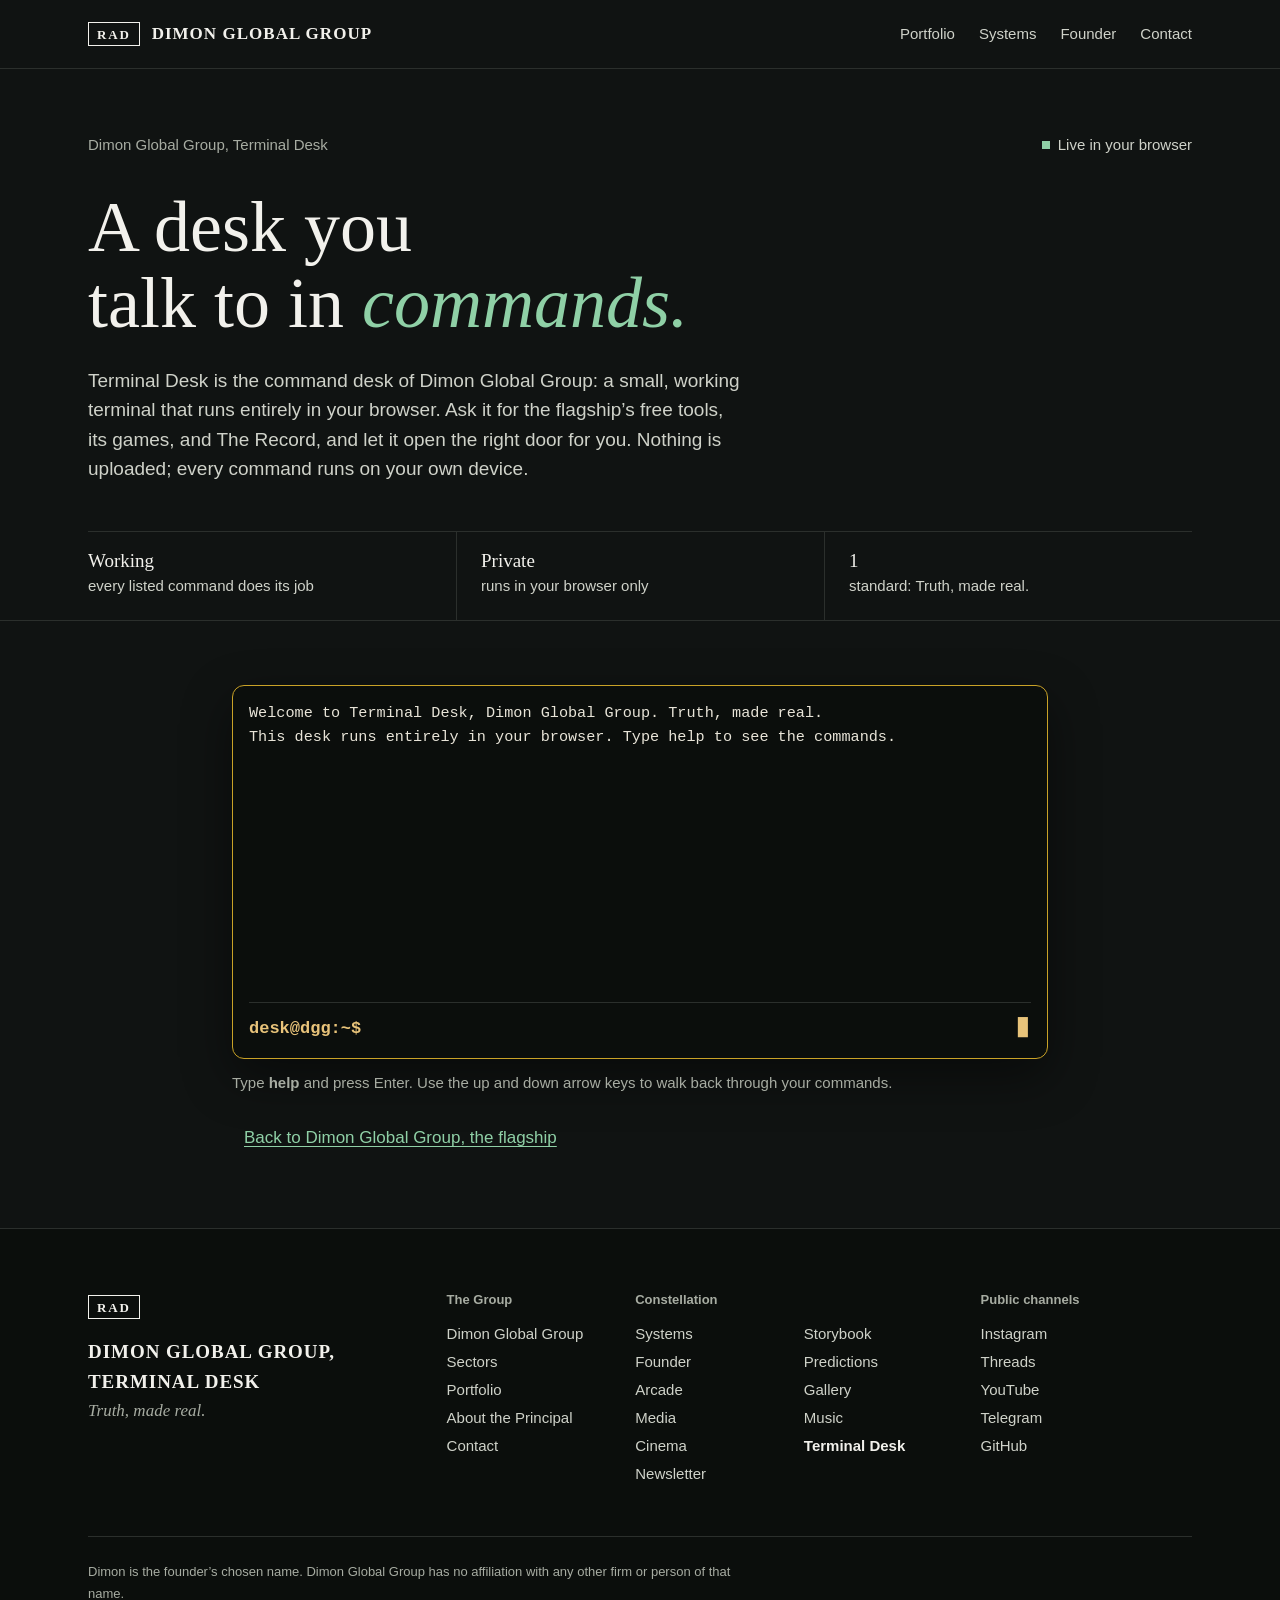
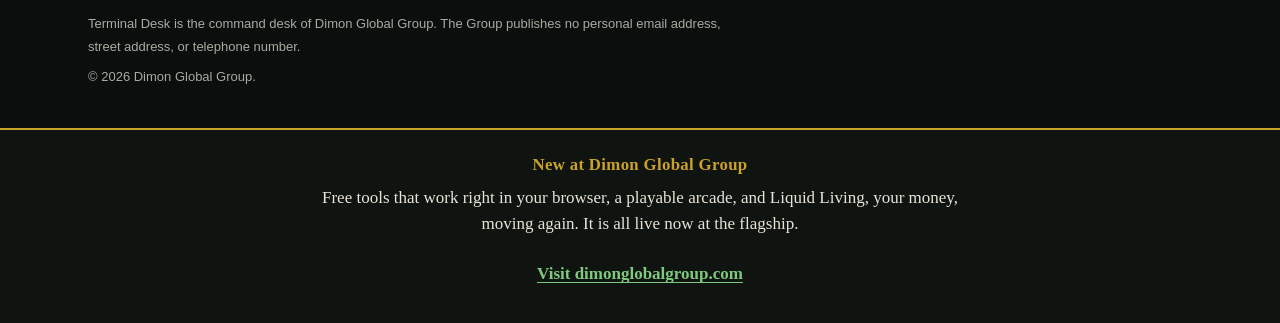
<file: dgg-terminal-desk/index.html>
<!doctype html>
<html lang="en">
<head>
<meta charset="utf-8" />
<meta name="viewport" content="width=device-width, initial-scale=1" />
<meta name="referrer" content="strict-origin-when-cross-origin" />
<meta name="description" content="Terminal Desk, the command desk of Dimon Global Group. A working in-browser terminal for the flagship's free tools, games, and record." />
<link rel="canonical" href="https://dimonglobalgroup.github.io/dgg-terminal-desk/" />
<meta property="og:type" content="website" />
<meta property="og:site_name" content="Dimon Global Group" />
<meta property="og:title" content="Terminal Desk, Dimon Global Group" />
<meta property="og:description" content="Terminal Desk, the command desk of Dimon Global Group. Truth, made real." />
<meta property="og:url" content="https://dimonglobalgroup.github.io/dgg-terminal-desk/" />
<meta name="twitter:card" content="summary" />
<meta name="twitter:title" content="Terminal Desk, Dimon Global Group" />
<meta name="twitter:description" content="Terminal Desk, the command desk of Dimon Global Group. Truth, made real." />
<title>Terminal Desk, Dimon Global Group</title>
<meta name="theme-color" content="#101312" />
<link rel="icon" href="data:image/svg+xml,%3Csvg xmlns='http://www.w3.org/2000/svg' viewBox='0 0 64 64'%3E%3Crect width='64' height='64' fill='%23101312'/%3E%3Ctext x='32' y='43' font-family='Georgia,serif' font-size='32' fill='%23f2f1ec' text-anchor='middle'%3ED%3C/text%3E%3C/svg%3E" />
<style>


:root{
  
  --ink-950:#0b0e0c; --ink-900:#101312; --ink-800:#181c19;
  --ink-line:#2b2f2c; --ink-line-strong:#4a524b;
  --bone-100:#f2f1ec; --bone-300:#cfd2c9; --bone-500:#a7aca2;
  
  --paper-0:#ffffff; --paper-100:#f5f4f0; --paper-200:#eceae3;
  --paper-line:#d8d5cb; --paper-line-strong:#b9b5a8;
  --graphite-900:#16181a; --graphite-700:#3c4043; --graphite-500:#5d6157;
  
  --green-300:#8fd0a6; --green-700:#1e6b3c; --green-600:#2a8a50;
  --purple-300:#b7a4e3; --purple-700:#5b4390;
  --blueprint:#123a56; --blueprint-text:#dbe6ee;

  
  --surface:var(--ink-900); --surface-raised:var(--ink-800);
  --text:var(--bone-100); --text-soft:var(--bone-300); --text-muted:var(--bone-500);
  --line:var(--ink-line); --line-strong:var(--ink-line-strong);
  --accent:var(--green-300); --accent-2:var(--purple-300);

  
  --serif:Georgia, "Times New Roman", Times, serif;
  --sans:-apple-system, "Segoe UI", "Helvetica Neue", Helvetica, Arial, sans-serif;
  --mono:ui-monospace, "SF Mono", Menlo, Consolas, "Liberation Mono", monospace;
  --t-xs:.8125rem; --t-sm:.9375rem; --t-base:1.0625rem; --t-md:1.1875rem; --t-lg:1.5rem;
  --t-xl:clamp(1.75rem, 1.4rem + 1.4vw, 2.5rem);
  --t-2xl:clamp(2.5rem, 1.7rem + 3.6vw, 4.5rem);
  --t-display:clamp(3.5rem, 1.6rem + 7vw, 6.25rem);

  
  --s-1:.25rem; --s-2:.5rem; --s-3:.75rem; --s-4:1rem; --s-5:1.5rem;
  --s-6:2rem; --s-7:3rem; --s-8:4rem; --s-9:6rem; --s-10:8rem;

  
  --w-page:74rem; --w-read:45rem; --gutter:clamp(1rem, .4rem + 3vw, 2.5rem);
  --header-h:4.25rem;
}
.on-paper{
  --surface:var(--paper-100); --surface-raised:var(--paper-0);
  --text:var(--graphite-900); --text-soft:var(--graphite-700); --text-muted:var(--graphite-500);
  --line:var(--paper-line); --line-strong:var(--paper-line-strong);
  --accent:var(--green-700); --accent-2:var(--purple-700);
}
.on-ink{
  --surface:var(--ink-900); --surface-raised:var(--ink-800);
  --text:var(--bone-100); --text-soft:var(--bone-300); --text-muted:var(--bone-500);
  --line:var(--ink-line); --line-strong:var(--ink-line-strong);
  --accent:var(--green-300); --accent-2:var(--purple-300);
}


*,*::before,*::after{ box-sizing:border-box; }
html{ scroll-behavior:smooth; scroll-padding-top:calc(var(--header-h) + var(--s-4)); -webkit-text-size-adjust:100%; }
body{ margin:0; background:var(--surface); color:var(--text); font-family:var(--sans); font-size:var(--t-base); line-height:1.6; -webkit-font-smoothing:antialiased; }
img{ display:block; max-width:100%; height:auto; }
h1,h2,h3,h4{ font-family:var(--serif); font-weight:500; line-height:1.15; margin:0; }
p{ margin:0; }
a{ color:var(--accent); text-decoration:underline; text-decoration-thickness:1px; text-underline-offset:.18em; }
a:hover{ text-decoration-thickness:2px; }
:focus-visible{ outline:2px solid var(--accent); outline-offset:3px; }
.on-paper,.on-ink{ background:var(--surface); color:var(--text); }
.wrap{ max-width:var(--w-page); margin-inline:auto; padding-inline:var(--gutter); }
.skip-link{ position:absolute; left:-9999px; top:0; z-index:50; background:var(--paper-0); color:var(--graphite-900); padding:var(--s-3) var(--s-4); font-size:var(--t-sm); font-weight:600; }
.skip-link:focus{ left:0; }
.visually-hidden{ position:absolute; width:1px; height:1px; overflow:hidden; clip-path:inset(50%); white-space:nowrap; }

.topbar{ position:sticky; top:0; z-index:20; background:var(--ink-900); border-bottom:1px solid var(--ink-line); }
.topbar-in{ display:flex; align-items:center; justify-content:space-between; gap:var(--s-5); min-height:var(--header-h); }
.brand{ display:inline-flex; align-items:center; gap:var(--s-3); color:var(--bone-100); text-decoration:none; }
.mono-mark{ font-family:var(--serif); font-weight:600; font-size:var(--t-xs); letter-spacing:.14em; border:1.5px solid currentColor; padding:.3125rem .5rem .25rem; line-height:1; white-space:nowrap; }
.brand-name{ font-family:var(--serif); font-weight:600; font-size:var(--t-base); letter-spacing:.06em; white-space:nowrap; }
.nav{ display:flex; gap:var(--s-5); font-size:var(--t-sm); }
.nav a{ color:var(--bone-300); text-decoration:none; padding-block:var(--s-2); }
.nav a:hover{ color:var(--green-300); }
.nav a[aria-current="page"]{ color:var(--bone-100); box-shadow:inset 0 -1px 0 var(--green-300); }

.btn{ display:inline-block; padding:.75rem 1.375rem; font-size:var(--t-sm); font-weight:600; border:1px solid var(--line-strong); color:var(--text); text-decoration:none; }
.btn:hover{ border-color:var(--accent); color:var(--accent); }
.btn-solid{ background:var(--green-700); border-color:var(--green-700); color:#fff; }
.btn-solid:hover{ background:var(--green-600); border-color:var(--green-600); color:#fff; }
.btn-row{ display:flex; flex-wrap:wrap; gap:var(--s-3); }

.sec-head{ border-top:1px solid var(--line-strong); padding-top:var(--s-5); margin-bottom:var(--s-6); }
.sec-head h2{ font-size:var(--t-xl); }
.sec-head p{ color:var(--text-muted); margin-top:var(--s-2); }

.frame{ position:relative; border:1px solid var(--line-strong); padding:.625rem; background:var(--surface-raised); }
.frame-inner{ position:relative; overflow:hidden; background:var(--ink-950); }
.frame-inner img{ position:relative; width:100%; object-fit:cover; }
.frame-fallback{ position:absolute; inset:0; display:grid; place-items:center; color:var(--bone-500); }
img.img-missing{ opacity:0; }

.site-foot{ background:var(--ink-950); color:var(--bone-100); border-top:1px solid var(--ink-line); }
.foot-top{ display:grid; grid-template-columns:minmax(14rem,1fr) 2.4fr; gap:var(--s-7); padding-block:var(--s-8) var(--s-7); }
.foot-name{ font-family:var(--serif); font-size:var(--t-md); font-weight:600; letter-spacing:.05em; margin-top:var(--s-4); }
.foot-tag{ font-family:var(--serif); font-style:italic; color:var(--bone-500); }
.foot-nav{ display:grid; grid-template-columns:1fr 2fr 1.35fr; gap:var(--s-6); font-size:var(--t-sm); }
.foot-nav h2{ font-family:var(--sans); font-size:var(--t-xs); font-weight:600; color:var(--bone-500); margin-bottom:var(--s-3); }
.foot-nav ul{ list-style:none; margin:0; padding:0; }
.foot-nav .two-col{ columns:2; column-gap:var(--s-5); }
.foot-nav li{ break-inside:avoid; padding-block:.125rem; }
.foot-nav a{ color:var(--bone-300); text-decoration:none; }
.foot-nav a:hover{ color:var(--green-300); text-decoration:underline; }
.foot-nav a[aria-current="page"]{ color:var(--bone-100); font-weight:600; }
.foot-legal{ border-top:1px solid var(--ink-line); padding-block:var(--s-5) var(--s-6); font-size:var(--t-xs); color:var(--bone-500); line-height:1.7; }
.foot-legal p{ max-width:92ch; margin-bottom:var(--s-2); }

@media (max-width:56rem){
  .foot-top{ grid-template-columns:1fr; gap:var(--s-6); }
  .foot-nav{ grid-template-columns:1fr 1fr; }
  .foot-nav > div:nth-child(2){ grid-column:1 / -1; grid-row:1; }
}
@media (max-width:40rem){
  html{ scroll-padding-top:calc(var(--header-h) + var(--s-7)); }
  .topbar-in{ flex-wrap:wrap; gap:0; padding-block:var(--s-2); }
  .nav{ width:100%; justify-content:space-between; gap:var(--s-3); }
  .brand-name{ font-size:var(--t-sm); }
}
@media (prefers-reduced-motion:reduce){
  html{ scroll-behavior:auto; }
  *,*::before,*::after{ animation:none !important; transition:none !important; }
}


.band{ padding-block:var(--s-8); }
.on-paper.band + .on-paper.band{ padding-top:0; }
.d-hero{ padding-block:var(--s-8) 0; border-bottom:1px solid var(--line); }
.d-top{ display:flex; flex-wrap:wrap; justify-content:space-between; gap:var(--s-2) var(--s-5); margin-bottom:var(--s-6); }
.kick{ color:var(--text-muted); font-size:var(--t-sm); }
.d-hero h1{ font-size:var(--t-2xl); font-weight:400; line-height:1.06; }
.d-hero h1 em{ color:var(--accent); }
.d-hero h1 + p{ color:var(--text-soft); font-size:var(--t-md); line-height:1.55; max-width:62ch; margin-top:var(--s-5); }
.d-facts{ display:grid; grid-template-columns:repeat(auto-fit,minmax(11rem,1fr)); margin-top:var(--s-7); border-top:1px solid var(--line); }
.d-facts span{ padding:var(--s-4) var(--s-5) var(--s-5) 0; font-size:var(--t-sm); line-height:1.4; color:var(--text-soft); }
.d-facts span + span{ border-left:1px solid var(--line); padding-left:var(--s-5); }
.d-facts b{ display:block; font-family:var(--serif); font-size:var(--t-md); font-weight:400; color:var(--text); }

.status{ display:inline-flex; align-items:center; gap:var(--s-2); font-size:var(--t-sm); line-height:1.3; color:var(--text-soft); }
.status::before{ content:""; flex:none; width:.5rem; height:.5rem; background:var(--accent); }
.status.dev::before,.status.open::before{ background:none; border:1.5px solid var(--accent-2); }

.split{ display:grid; grid-template-columns:minmax(0,1.6fr) minmax(0,1fr); gap:var(--s-8); }
.split h2{ font-size:var(--t-xl); margin-bottom:var(--s-4); }
.split p{ color:var(--text-soft); max-width:62ch; }
.split p + p{ margin-top:var(--s-4); }
.side{ border-left:1px solid var(--line); padding-left:var(--s-6); }
.side .stat,.side .fact{ padding-block:var(--s-4); border-top:1px solid var(--line); }
.side .stat:first-child,.side .fact:first-child{ border-top:none; padding-top:0; }
.side .n{ font-family:var(--serif); font-size:var(--t-xl); line-height:1.15; font-variant-numeric:lining-nums; }
.side .t{ font-size:var(--t-xs); color:var(--text-muted); line-height:1.45; margin-top:var(--s-1); }

.steps{ display:grid; grid-template-columns:repeat(4,minmax(0,1fr)); border-top:1px solid var(--line-strong); }
.step{ display:block; padding:var(--s-5) var(--s-5) var(--s-5) 0; }
.step + .step{ border-left:1px solid var(--line); padding-left:var(--s-5); }
.step .no{ color:var(--accent); font-size:var(--t-xs); font-variant-numeric:tabular-nums; }
.step h3{ font-size:var(--t-lg); margin:var(--s-3) 0 var(--s-2); }
.step p{ color:var(--text-soft); font-size:var(--t-sm); }

.quote{ display:grid; grid-template-columns:minmax(0,1.5fr) minmax(0,1fr); gap:var(--s-7); align-items:center; border-top:1px solid var(--line-strong); padding-top:var(--s-6); }
.quote blockquote{ margin:0; font-family:var(--serif); font-style:italic; font-size:clamp(1.3125rem, 1.1rem + 1vw, 1.875rem); line-height:1.4; }
.quote blockquote b{ font-style:normal; font-weight:600; color:var(--accent-2); }
.quote .side{ border:none; padding:0; color:var(--text-soft); font-size:var(--t-sm); }

@media (max-width:62rem){
  .steps{ grid-template-columns:1fr 1fr; }
  .step:nth-child(odd){ border-left:none; padding-left:0; }
  .step:nth-child(n+3){ border-top:1px solid var(--line); }
  .split{ grid-template-columns:1fr; gap:var(--s-6); }
  .side{ border-left:none; padding-left:0; }
  .quote{ grid-template-columns:1fr; gap:var(--s-5); }
}
@media (max-width:40rem){
  .band{ padding-block:var(--s-7); }
  .d-hero{ padding-top:var(--s-6); }
  .d-hero h1 br{ display:none; }
  .d-facts{ grid-template-columns:1fr; }
  .d-facts span{ padding:var(--s-3) 0; }
  .d-facts span + span{ border-left:none; padding-left:0; border-top:1px solid var(--line); }
  .steps{ grid-template-columns:1fr; }
  .step,.step + .step{ border-left:none; padding-left:0; }
  .step + .step{ border-top:1px solid var(--line); }
}


.masthead{ display:grid; grid-template-columns:minmax(0,1fr) auto; gap:var(--s-7); align-items:end; border-top:1px solid var(--line-strong); padding-top:var(--s-6); }
.masthead .name{ font-family:var(--serif); font-size:var(--t-xl); line-height:1.1; }
.masthead .sub{ color:var(--text-muted); font-size:var(--t-sm); max-width:56ch; margin-top:var(--s-2); }
.masthead .facts{ font-size:var(--t-xs); color:var(--text-soft); line-height:1.9; text-align:right; white-space:nowrap; }
.masthead .facts b{ color:var(--accent); font-weight:600; margin-left:var(--s-2); }

.archive{ width:100%; border-collapse:collapse; }
.archive th{ text-align:left; font-size:var(--t-xs); font-weight:600; color:var(--text-muted); padding:0 var(--s-5) var(--s-3) 0; }
.archive td{ padding:var(--s-4) var(--s-5) var(--s-4) 0; border-top:1px solid var(--line); vertical-align:baseline; }
.archive tr:last-child td{ border-bottom:1px solid var(--line); }
.archive th:last-child,.archive td:last-child{ padding-right:0; white-space:nowrap; }
.archive .no{ font-family:var(--serif); white-space:nowrap; }
.archive .date{ color:var(--text-soft); font-size:var(--t-sm); white-space:nowrap; font-variant-numeric:tabular-nums; }
.archive .title{ color:var(--text-soft); font-size:var(--t-sm); }
.archive .title a{ color:var(--text); }
.archive .title b{ font-family:var(--serif); font-size:var(--t-base); font-weight:600; }

.letter{ max-width:var(--w-read); margin-inline:auto; }
.letter .l-kick{ color:var(--text-muted); font-size:var(--t-sm); }
.letter h2{ font-size:var(--t-xl); font-weight:400; line-height:1.12; margin-top:var(--s-3); }
.letter .dateline{ color:var(--text-muted); font-size:var(--t-sm); margin-top:var(--s-4); padding-bottom:var(--s-6); border-bottom:1px solid var(--line-strong); }
.letter h3{ font-size:var(--t-lg); font-weight:600; margin:var(--s-7) 0 var(--s-3); }
.letter p:not(.l-kick):not(.dateline):not(.sign){ font-family:var(--serif); font-size:var(--t-md); line-height:1.7; color:var(--text); }
.letter p + p:not(.sign){ margin-top:var(--s-4); }
.letter .sign{ font-family:var(--serif); font-style:italic; font-size:var(--t-md); margin-top:var(--s-6); padding-top:var(--s-5); border-top:1px solid var(--line); }

.principle{ display:grid; grid-template-columns:repeat(3,minmax(0,1fr)); border-top:1px solid var(--line-strong); }
.principle .cell{ padding:var(--s-5) var(--s-5) 0 0; }
.principle .cell + .cell{ border-left:1px solid var(--line); padding-left:var(--s-5); }
.principle .n{ font-family:var(--serif); font-size:var(--t-xl); line-height:1.15; font-variant-numeric:lining-nums; }
.principle .t{ font-size:var(--t-sm); font-weight:600; margin-top:var(--s-1); }
.principle p{ color:var(--text-soft); font-size:var(--t-sm); margin-top:var(--s-2); }

@media (max-width:48rem){
  .masthead{ grid-template-columns:1fr; gap:var(--s-4); }
  .masthead .facts{ text-align:left; }
  .principle{ grid-template-columns:1fr; }
  .principle .cell,.principle .cell + .cell{ padding:var(--s-4) 0; border-left:none; }
  .principle .cell + .cell{ border-top:1px solid var(--line); }
  .archive thead{ position:absolute; width:1px; height:1px; overflow:hidden; clip-path:inset(50%); }
  .archive,.archive tbody,.archive tr,.archive td{ display:block; width:100%; }
  .archive tr{ padding-block:var(--s-4); border-top:1px solid var(--line); }
  .archive tr:last-child{ border-bottom:1px solid var(--line); }
  .archive td,.archive tr:last-child td{ border:none; padding:var(--s-1) 0; white-space:normal; }
}

.term-wrap{max-width:56rem;margin:0 auto}
.term{background:#0b0e0c;border:1px solid #c9a227;border-radius:.75rem;padding:1rem;font-family:var(--mono);color:#e8e4d8;box-shadow:0 18px 50px rgba(0,0,0,.45)}
.term-out{white-space:pre-wrap;word-break:break-word;line-height:1.55;font-size:.95rem;min-height:18rem}
.term-out a{color:#8fd0a6}
.term-line{display:flex;gap:.5rem;align-items:center;margin-top:.75rem;border-top:1px solid var(--ink-line);padding-top:.75rem}
.term-prompt{color:#e8c37a;font-weight:700;white-space:nowrap}
.term-input{flex:1;min-width:0;background:transparent;border:0;color:#f2f1ec;font-family:var(--mono);font-size:1rem;outline:none;caret-color:#e8c37a}
.cursor-note{color:var(--text-muted);font-size:var(--t-sm);margin-top:var(--s-3)}
.blink{animation:blink 1s steps(1) infinite;color:#e8c37a}
@keyframes blink{50%{opacity:0}}
@media (max-width:40rem){.term-out{font-size:.88rem;min-height:14rem}}
</style>
<style>

@media (max-width: 820px) {
  .brand { min-height: 44px; display: inline-flex; align-items: center; }
  .topbar .nav { flex-wrap: wrap; }
  .topbar .nav a { min-height: 44px; display: inline-flex; align-items: center; padding-left: .55rem; padding-right: .55rem; }
  .foot-nav a { min-height: 44px; display: flex; align-items: center; }
  .constellation a { min-height: 44px; }
  .toc a { min-height: 44px; display: flex; align-items: center; }
  .tabs a, .jump a, .rail a { min-height: 44px; display: inline-flex; align-items: center; padding-left: .55rem; padding-right: .55rem; }
  .btn { min-height: 44px; display: inline-flex; align-items: center; justify-content: center; }
  img, video, canvas { max-width: 100%; height: auto; }
}
</style>
</head>
<body>
<a class="skip-link" href="#main">Skip to content</a>
<header class="topbar"><div class="wrap topbar-in">
<a class="brand" href="https://dimonglobalgroup.com/" aria-label="Dimon Global Group, home"><span class="mono-mark">RAD</span><span class="brand-name">DIMON GLOBAL GROUP</span></a>
<nav class="nav" aria-label="Primary"><a href="https://dimonglobalgroup.com/#projects">Portfolio</a><a href="https://dimonglobalgroup.github.io/">Systems</a><a href="https://dimonglobalgroup.github.io/dgg-founder/">Founder</a><a href="https://dimonglobalgroup.com/#contact">Contact</a></nav>
</div></header>
<main id="main">
<section class="d-hero"><div class="wrap">
<div class="d-top"><p class="kick">Dimon Global Group, Terminal Desk</p><p class="status">Live in your browser</p></div>
<h1>A desk you<br />talk to in <em>commands.</em></h1>
<p>Terminal Desk is the command desk of Dimon Global Group: a small, working terminal that runs entirely in your browser. Ask it for the flagship&rsquo;s free tools, its games, and The Record, and let it open the right door for you. Nothing is uploaded; every command runs on your own device.</p>
<div class="d-facts"><span><b>Working</b> every listed command does its job</span><span><b>Private</b> runs in your browser only</span><span><b>1</b> standard: Truth, made real.</span></div>
</div></section>
<section class="band"><div class="wrap term-wrap">
<div class="term" id="terminal">
<div class="term-out" id="termOut" aria-live="polite"></div>
<div class="term-line"><span class="term-prompt">desk@dgg:~$</span><input class="term-input" id="termInput" type="text" autocomplete="off" autocapitalize="off" spellcheck="false" aria-label="Terminal command input" /><span class="blink" aria-hidden="true">▊</span></div>
</div>
<p class="cursor-note">Type <b>help</b> and press Enter. Use the up and down arrow keys to walk back through your commands.</p>
<p style="margin-top:1rem"><a href="https://dimonglobalgroup.com" style="display:inline-block;padding:13px 12px;">Back to Dimon Global Group, the flagship</a></p>
</div></section>
</main>
<footer class="site-foot">
  <div class="wrap">
    <div class="foot-top">
      <div>
        <a class="brand" href="https://dimonglobalgroup.com/" aria-label="Dimon Global Group, home"><span class="mono-mark">RAD</span></a>
        <p class="foot-name">DIMON GLOBAL GROUP, TERMINAL DESK</p>
        <p class="foot-tag">Truth, made real.</p>
      </div>
      <nav class="foot-nav" aria-label="Footer">
        <div>
          <h2>The Group</h2>
          <ul>
          <li><a href="https://dimonglobalgroup.com/">Dimon Global Group</a></li>
          <li><a href="https://dimonglobalgroup.com/#projects">Sectors</a></li>
          <li><a href="https://dimonglobalgroup.com/#projects">Portfolio</a></li>
          <li><a href="https://dimonglobalgroup.com/#who-i-am">About the Principal</a></li>
          <li><a href="https://dimonglobalgroup.com/#contact">Contact</a></li>
          </ul>
        </div>
        <div>
          <h2>Constellation</h2>
          <ul class="two-col">
          <li><a href="https://dimonglobalgroup.github.io/">Systems</a></li>
          <li><a href="https://dimonglobalgroup.github.io/dgg-founder/">Founder</a></li>
          <li><a href="https://dimonglobalgroup.github.io/dgg-arcade/">Arcade</a></li>
          <li><a href="https://dimonglobalgroup.github.io/dgg-media/">Media</a></li>
          <li><a href="https://dimonglobalgroup.github.io/dgg-cinema/">Cinema</a></li>
          <li><a href="https://dimonglobalgroup.github.io/dgg-newsletter/">Newsletter</a></li>
          <li><a href="https://dimonglobalgroup.github.io/dgg-storybook/">Storybook</a></li>
          <li><a href="https://dimonglobalgroup.github.io/dgg-predictions/">Predictions</a></li>
          <li><a href="https://dimonglobalgroup.github.io/dgg-gallery/">Gallery</a></li>
          <li><a href="https://dimonglobalgroup.github.io/dgg-music/">Music</a></li>
          <li><a href="https://dimonglobalgroup.github.io/dgg-terminal-desk/" aria-current="page">Terminal Desk</a></li>
          </ul>
        </div>
        <div>
          <h2>Public channels</h2>
          <ul>
          <li><a href="https://www.instagram.com/thearchitectrad" target="_blank" rel="noopener">Instagram</a></li>
          <li><a href="https://www.threads.net/@thearchitectrad" target="_blank" rel="noopener">Threads</a></li>
          <li><a href="https://www.youtube.com/@RobertDonaldson-rad" target="_blank" rel="noopener">YouTube</a></li>
          <li><a href="https://t.me/RAD_Dimon" target="_blank" rel="noopener">Telegram</a></li>
          <li><a href="https://github.com/DimonGlobalGroup" target="_blank" rel="noopener">GitHub</a></li>
          </ul>
        </div>
      </nav>
    </div>
    <div class="foot-legal">
      <p>Dimon is the founder&rsquo;s chosen name. Dimon Global Group has no affiliation with any other firm or person of that name.</p>
      <p>Terminal Desk is the command desk of Dimon Global Group. The Group publishes no personal email address, street address, or telephone number.</p>
      <p>&copy; 2026 Dimon Global Group.</p>
    </div>
  </div>
</footer>
<script>
(function(){
"use strict";
var out=document.getElementById("termOut"), input=document.getElementById("termInput"), term=document.getElementById("terminal");
var FLAG="https://dimonglobalgroup.com/";
var TOOLS=[
{name:"File Fingerprint Checker",hash:"#files-records",desc:"Check a file's fingerprint and prove a download is the real thing."},
{name:"Duplicate File Finder",hash:"#files-records",desc:"Find duplicate files by their fingerprints."},
{name:"Record Shape Checker",hash:"#files-records",desc:"Check records for shape problems before they travel."},
{name:"Spreadsheet Row Checker",hash:"#files-records",desc:"Check spreadsheet rows for problems."},
{name:"Contact Card Converter",hash:"#files-records",desc:"Convert contact cards between formats."},
{name:"Secret Leak Scanner",hash:"#files-records",desc:"Scan text you paste for passwords and secret keys hiding in it."},
{name:"Data Broker Opt-Out Tracker",hash:"#clear-your-name",desc:"Track data broker opt-outs, broker by broker."},
{name:"Subscription Cost Checker",hash:"#liquid-living",desc:"Add up what your subscriptions really cost."},
{name:"Flight Re-Pricer",hash:"#liquid-living",desc:"Re-price a flight you found before you pay."}
];
var GAMES=[
{name:"Mote Runner",hash:"#arcade",sub:"A maze chase game, gather the light, dodge the wraiths."},
{name:"Flap Fury",hash:"#arcade",sub:"A one-button flying game, tap to flap, thread the gates, chase one more try."},
{name:"Swarmfall",hash:"#arcade",sub:"A fixed space shooter, hold the line against the descending swarm."},
{name:"Brickfall",hash:"#arcade",sub:"A brick breaking game, bounce the spark, clear the wall, keep it alive."},
{name:"AI-Mon",hash:"#arcade",sub:"A creature collecting adventure, explore, battle, and befriend original AI creatures."},
{name:"Kartfall",hash:"#arcade",sub:"A kart racing game, three laps around an original circuit, beat your best time."}
];
var RECORD=[["2026-11-24", "Dimon Global Group publishes FieldMason"], ["2026-11-23", "Dimon Global Group publishes SlateWarden"], ["2026-11-22", "Dimon Global Group publishes GlyphAudit"], ["2026-11-21", "Dimon Global Group publishes LinkFray"], ["2026-11-20", "Dimon Global Group publishes ShelfLife"], ["2026-11-19", "Dimon Global Group publishes PermScope"], ["2026-11-18", "Dimon Global Group publishes TwinTally"], ["2026-11-17", "Dimon Global Group publishes KeyFerry"], ["2026-11-16", "Dimon Global Group publishes ZipFerry"], ["2026-11-15", "Dimon Global Group publishes HashFerry"], ["2026-11-14", "Dimon Global Group publishes MarkFerry"], ["2026-11-13", "Dimon Global Group publishes CalFerry"], ["2026-11-12", "Dimon Global Group publishes CardFerry"], ["2026-11-11", "Dimon Global Group publishes NameFerry"], ["2026-11-10", "Dimon Global Group publishes RowSentry"], ["2026-11-09", "Dimon Global Group publishes CronStampede"], ["2026-11-08", "Dimon Global Group publishes SnapDrift"], ["2026-11-07", "Dimon Global Group publishes three open-source tools"], ["2026-11-02", "The Dimon Dispatch publishes its founding issue"]];
var COMMANDS=[
["help","List the commands on this desk"],
["tools","List the flagship's working browser tools"],
["games","List the six Arcade games"],
["open <thing>","Open a tool or game at the flagship, e.g. open fingerprint"],
["fingerprint <text>","Print the SHA-256 hash and fingerprint of a piece of text"],
["record","Print the index of The Record, the Group's dated public record"],
["about","What Terminal Desk and Dimon Global Group are"],
["date","Show your current date and time"],
["clear","Clear the terminal"]
];
var history=[], hi=-1;
function esc(s){return s.replace(/&/g,"&amp;").replace(/</g,"&lt;").replace(/>/g,"&gt;");}
function print(html){var d=document.createElement("div");d.innerHTML=html;out.appendChild(d);term.scrollIntoView({block:"nearest"});window.scrollTo(0,document.body.scrollHeight);}
function printText(t){print(esc(t));}
function norm(s){return s.toLowerCase().replace(/[^a-z0-9]+/g,"");}
function findThing(q){
 var nq=norm(q); if(!nq) return {match:null,options:[]};
 var all=TOOLS.concat(GAMES), exact=null, starts=[], partial=[];
 all.forEach(function(x){var n=norm(x.name); if(n===nq) exact=x; else if(n.indexOf(nq)===0) starts.push(x); else if(n.indexOf(nq)>-1) partial.push(x);});
 if(exact) return {match:exact,options:[]};
 var pool=starts.length?starts:partial;
 if(pool.length===1) return {match:pool[0],options:[]};
 return {match:null,options:pool.length?pool:all};
}
async function fingerprint(text){
 var buf=await crypto.subtle.digest("SHA-256", new TextEncoder().encode(text));
 var hex=Array.from(new Uint8Array(buf)).map(function(b){return b.toString(16).padStart(2,"0");}).join("");
 printText("SHA-256:  "+hex);
 printText("Fingerprint (first 12):  "+hex.slice(0,12));
}
async function run(raw){
 var line=raw.trim(); printText("desk@dgg:~$ "+line);
 if(!line) return;
 history.push(line); hi=history.length;
 var parts=line.split(/\s+/), cmd=parts[0].toLowerCase(), rest=line.slice(parts[0].length).trim();
 if(cmd==="help"){ printText("Commands on this desk:"); COMMANDS.forEach(function(c){printText("  "+c[0]+", "+c[1]);}); }
 else if(cmd==="tools"){ printText("Working browser tools at the flagship:"); TOOLS.forEach(function(x,i){printText((i+1)+". "+x.name+", "+x.desc);}); printText("Open one with: open <name>"); }
 else if(cmd==="games"){ printText("The six Arcade games:"); GAMES.forEach(function(x,i){printText((i+1)+". "+x.name+", "+x.sub);}); printText("Open one with: open <name>"); }
 else if(cmd==="open"){
   if(!rest){printText("Open what? Try: open fingerprint, open mote, open flight"); return;}
   var r=findThing(rest);
   if(r.match){var url=FLAG+r.match.hash; print("Opening "+esc(r.match.name)+" at the flagship: "+'<a href="'+url+'">'+url+"</a>"); try{window.open(url,"_blank");}catch(e){} }
   else {printText("That is not on the desk. Close options:"); r.options.slice(0,8).forEach(function(x){printText("  "+x.name);}); printText("Type tools or games for the full lists.");}
 }
 else if(cmd==="fingerprint"){ if(!rest){printText("Usage: fingerprint <text>");} else {await fingerprint(rest);} }
 else if(cmd==="record"){ printText("The Record, dated entries at the flagship:"); RECORD.forEach(function(r,i){printText((i+1)+". "+r[0]+", "+r[1]);}); }
 else if(cmd==="about"){ printText("Terminal Desk is a branch of Dimon Global Group, a public, playful command desk for the flagship's own tools, games, and record. Dimon Global Group builds free tools and consumer AI systems, owned outright, under one standard: Truth, made real. Everything on this desk runs in your browser."); }
 else if(cmd==="date"){ printText(new Date().toString()); }
 else if(cmd==="clear"){ out.innerHTML=""; }
 else { printText("Unknown command: "+cmd+". Type help to see what this desk can do."); }
}
input.addEventListener("keydown",function(e){
 if(e.key==="Enter"){var v=input.value; input.value=""; run(v);}
 else if(e.key==="ArrowUp"){e.preventDefault(); if(hi>0){hi--; input.value=history[hi]||"";}}
 else if(e.key==="ArrowDown"){e.preventDefault(); if(hi<history.length){hi++; input.value=hi===history.length?"":history[hi];}}
});
term.addEventListener("click",function(){input.focus();});
printText("Welcome to Terminal Desk, Dimon Global Group. Truth, made real.");
printText("This desk runs entirely in your browser. Type help to see the commands.");
input.focus();
})();
</script>
<div style="border-top:2px solid #c9a227;background:#101410;color:#e8e4d8;padding:22px 16px;text-align:center;font-family:Georgia,'Times New Roman',serif;">
  <p style="margin:0 0 6px;font-size:1.05rem;letter-spacing:.02em;"><strong style="color:#c9a227;">New at Dimon Global Group</strong></p>
  <p style="margin:0 auto 10px;max-width:640px;line-height:1.55;">Free tools that work right in your browser, a playable arcade, and Liquid Living, your money, moving again. It is all live now at the flagship.</p>
  <p style="margin:0;"><a href="https://dimonglobalgroup.com" style="color:#7fc97f;font-weight:bold;text-decoration:underline;display:inline-block;padding:13px 12px;">Visit dimonglobalgroup.com</a></p>
</div>
</body>
</html>
</file>
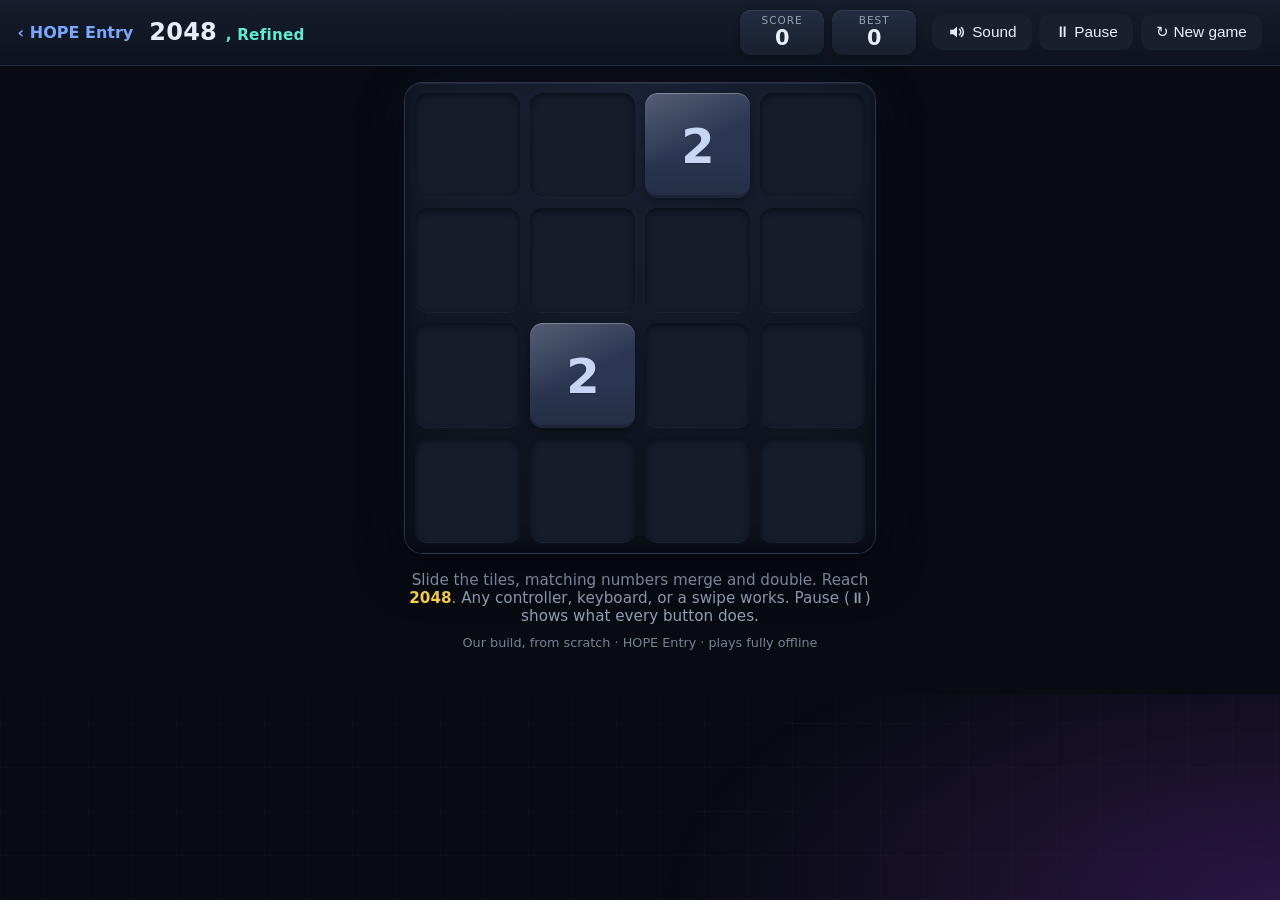
<file: dgg-arcade/games/2048/index.html>
<!DOCTYPE html>
<html lang="en">
<head>
<meta charset="utf-8">
<meta name="viewport" content="width=device-width, initial-scale=1, maximum-scale=1, user-scalable=no">
<meta name="referrer" content="strict-origin-when-cross-origin" />
<meta name="theme-color" content="#080b12">
<meta name="color-scheme" content="dark">
<title>2048, Refined &middot; HOPE Entry</title>
<link rel="stylesheet" href="style.css">
</head>
<body>
<header>
  <a class="backlink" href="/">&lsaquo; HOPE Entry</a>
  <div class="title">2048 <span>, Refined</span></div>
  <div class="scores">
    <div class="scorebox"><span class="lbl">Score</span><b id="score">0</b></div>
    <div class="scorebox"><span class="lbl">Best</span><b id="best">0</b></div>
  </div>
  <div class="actions">
    <button id="btn-mute" class="hbtn" type="button" aria-pressed="false" aria-label="Mute sound" title="Sound on - click to mute">
      <svg viewBox="0 0 24 24" width="18" height="18" aria-hidden="true" focusable="false">
        <path d="M3 9v6h4l5 4V5L7 9H3z" fill="currentColor"/>
        <path class="w" d="M15.5 8.5a5 5 0 0 1 0 7M18 6a8.5 8.5 0 0 1 0 12" fill="none" stroke="currentColor" stroke-width="2" stroke-linecap="round"/>
        <path class="x" d="M16 9l5 6M21 9l-5 6" fill="none" stroke="currentColor" stroke-width="2" stroke-linecap="round"/>
      </svg><span class="mt">Sound</span>
    </button>
    <button id="btn-pause" class="hbtn" type="button" title="Pause, shows the manual">&#9208; Pause</button>
    <button id="btn-new" class="hbtn" type="button">&#8635; New game</button>
  </div>
</header>

<main>
  <div id="board-wrap">
    <div id="board">
      <div id="cells"></div>
      <div id="tiles"></div>

      
      <div id="ov-pause" class="overlay hidden" role="dialog" aria-modal="true" aria-labelledby="pause-title">
        <h2 id="pause-title">Paused</h2>
        <div id="control-card" class="control-card"></div>
        <div class="ov-actions">
          <button id="btn-resume" class="obtn primary" type="button">&#9654; Resume</button>
          <button id="btn-restart" class="obtn" type="button">&#8635; Restart run</button>
          <a class="obtn" href="/">&lsaquo; Back to shelf</a>
        </div>
      </div>

      
      <div id="ov-end" class="overlay hidden" role="dialog" aria-modal="true" aria-labelledby="end-title">
        <div class="emblem" aria-hidden="true">
          <div class="em-win"><b>2048</b></div>
          <div class="em-over"><i></i><i></i><i></i><i></i></div>
        </div>
        <h2 id="end-title">No moves left</h2>
        <p id="end-sub" class="sub"></p>
        <div class="stats">
          <div><span class="lbl">Score</span><b id="st-score">0</b></div>
          <div><span class="lbl">Best</span><b id="st-best">0</b></div>
          <div><span class="lbl">Top tile</span><b id="st-top">0</b></div>
        </div>
        <div class="rec">New best!</div>
        <div class="ov-actions">
          <button id="btn-keepgoing" class="obtn primary hidden" type="button">Keep going</button>
          <button id="btn-again" class="obtn primary" type="button">&#8635; New game</button>
          <a class="obtn" href="/">&lsaquo; Back to shelf</a>
        </div>
        <div class="fx" aria-hidden="true"></div>
      </div>
    </div>
  </div>
  <p class="hint">Slide the tiles, matching numbers merge and double. Reach <b>2048</b>.
     Any controller, keyboard, or a swipe works. Pause (&#9208;) shows what every button does.</p>
  <p class="foot">Our build, from scratch &middot; HOPE Entry &middot; plays fully offline</p>
</main>

<script src="../../input.js"></script>
<script src="../../shell.js"></script>
<script src="game.js"></script>
<script src="presentation.js"></script>
</body>
</html>
</file>
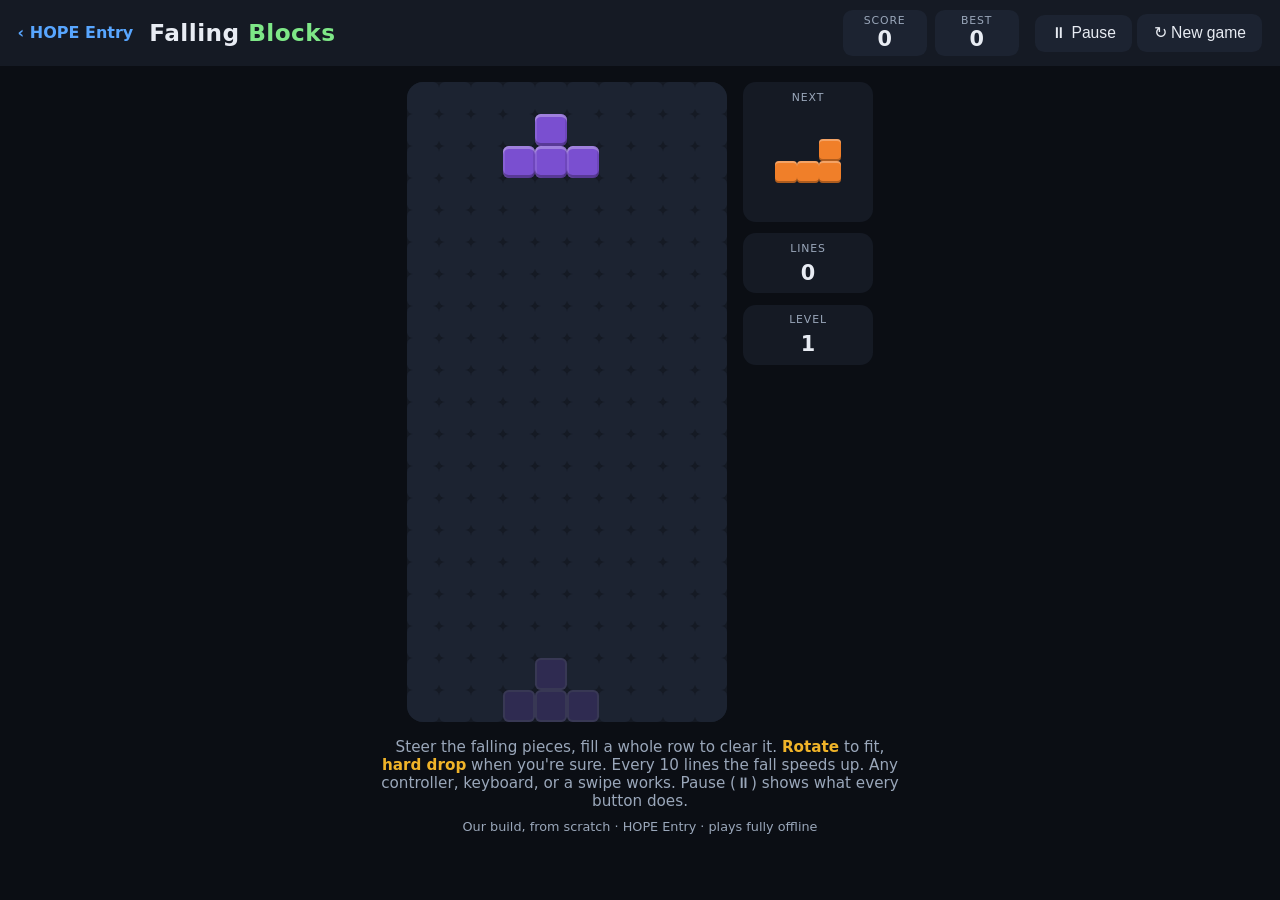
<file: dgg-arcade/games/falling-blocks/index.html>
<!DOCTYPE html>
<html lang="en">
<head>
<meta charset="utf-8">
<meta name="viewport" content="width=device-width, initial-scale=1, maximum-scale=1, user-scalable=no">
<meta name="referrer" content="strict-origin-when-cross-origin" />
<title>Falling Blocks · HOPE Entry</title>
<link rel="stylesheet" href="style.css">
</head>
<body>
<header>
  <a class="backlink" href="/">‹ HOPE Entry</a>
  <div class="title">Falling <span>Blocks</span></div>
  <div class="scores">
    <div class="scorebox"><label>Score</label><b id="score">0</b></div>
    <div class="scorebox"><label>Best</label><b id="best">0</b></div>
  </div>
  <div class="actions">
    <button id="btn-pause" class="hbtn" title="Pause, shows the manual">⏸ Pause</button>
    <button id="btn-new" class="hbtn">↻ New game</button>
  </div>
</header>

<main>
  <div id="play-area">
    <div id="board-wrap">
      <div id="board">
        <div id="cells"></div>
        <div id="blocks"></div>

        
        <div id="ov-pause" class="overlay hidden">
          <h2>Paused</h2>
          <div id="control-card" class="control-card"></div>
          <div class="ov-actions">
            <button id="btn-resume" class="obtn primary">▶ Resume</button>
            <button id="btn-restart" class="obtn">↻ Restart run</button>
            <a class="obtn" href="/">‹ Back to shelf</a>
          </div>
        </div>

        <div id="ov-end" class="overlay hidden">
          <h2 id="end-title">Stack topped out</h2>
          <p id="end-sub" class="sub"></p>
          <div class="ov-actions">
            <button id="btn-again" class="obtn primary">↻ New game</button>
            <a class="obtn" href="/">‹ Back to shelf</a>
          </div>
        </div>
      </div>
    </div>

    <aside id="side">
      <div class="sidebox">
        <label>Next</label>
        <div id="next-box"></div>
      </div>
      <div class="sidebox stat"><label>Lines</label><b id="lines">0</b></div>
      <div class="sidebox stat"><label>Level</label><b id="level">1</b></div>
    </aside>
  </div>
  <p class="hint">Steer the falling pieces, fill a whole row to clear it. <b>Rotate</b> to fit,
     <b>hard drop</b> when you're sure. Every 10 lines the fall speeds up.
     Any controller, keyboard, or a swipe works. Pause (⏸) shows what every button does.</p>
  <p class="foot">Our build, from scratch · HOPE Entry · plays fully offline</p>
</main>

<script src="../../input.js"></script>
<script src="../../shell.js"></script>
<script src="game.js"></script>
</body>
</html>
</file>
<file: dgg-arcade/games/2048/style.css>
/* 2048 - Refined | presentation pass (pairs with presentation.js; engine frozen).
   Palette: slate -> blue -> cyan -> teal -> lime -> amber -> coral -> pink -> gold.
   Hot path is transform/opacity only (tile slide 110ms < the engine's 140ms
   settle timer; spawn/merge use the individual `scale` property so they
   compose with the inline translate). No permanent will-change, no filters,
   no animated shadows. Tile font-size is overridden here (!important) because
   the engine sets an inline size; --cell mirrors the engine's layout math. */
:root{
  --bg:#080b12;--panel:#10151f;--panel2:#18202e;--line:#242e42;--ink:#e9eef8;--dim:#93a0b6;
  --gold:#ffd34d;--acc:#5eead4;--acc2:#7aa8ff;--focus:#ffd34d;
  --bw:min(92vw,58vh,470px);--cell:calc(var(--bw)*.222);
  color-scheme:dark}
@supports (height:1dvh){:root{--bw:min(92vw,58dvh,470px)}}
*{box-sizing:border-box}
html,body{margin:0;padding:0;min-height:100%;background:var(--bg);color:var(--ink);
  font-family:system-ui,-apple-system,"Segoe UI",Roboto,sans-serif;
  -webkit-user-select:none;user-select:none;touch-action:none;overscroll-behavior:none;
  -webkit-font-smoothing:antialiased;-webkit-tap-highlight-color:transparent}
body::before{content:"";position:fixed;inset:0;z-index:-1;pointer-events:none;
  background:radial-gradient(120% 70% at 50% -10%,#1b2a4a,rgba(27,42,74,0) 60%),
    radial-gradient(80% 55% at 100% 100%,#2a1744,rgba(42,23,68,0) 60%),
    repeating-linear-gradient(0deg,rgba(255,255,255,.018) 0 1px,transparent 1px 44px),
    repeating-linear-gradient(90deg,rgba(255,255,255,.018) 0 1px,transparent 1px 44px)}
header{display:flex;align-items:center;gap:.6rem 1rem;padding:.6rem 1.1rem;flex-wrap:wrap;
  background:linear-gradient(180deg,rgba(22,29,44,.97),rgba(14,19,30,.97));
  border-bottom:1px solid var(--line);position:sticky;top:0;z-index:5}
.backlink{color:var(--acc2);text-decoration:none;font-weight:600;font-size:1rem}
.title{font-weight:900;font-size:1.5rem;letter-spacing:.01em}
.title span{color:var(--acc);font-weight:600;font-size:.95rem}
.scores{display:flex;gap:.5rem;margin-left:auto}
.scorebox{position:relative;background:linear-gradient(180deg,#232d42,var(--panel2));
  box-shadow:inset 0 1px 0 rgba(255,255,255,.08),0 2px 6px rgba(0,0,0,.3);
  border-radius:.65rem;padding:.3rem .8rem;text-align:center;min-width:84px}
.lbl{display:block;color:var(--dim);font-size:.66rem;text-transform:uppercase;letter-spacing:.09em}
.scorebox b{font-size:1.3rem;font-variant-numeric:tabular-nums}
.scorebox.record{box-shadow:inset 0 0 0 1px rgba(255,211,77,.55),0 2px 6px rgba(0,0,0,.3)}
.scorebox.record b{color:var(--gold)}
.scorebox[data-b="1"]{animation:bumpa 220ms ease-out}
.scorebox[data-b="2"]{animation:bumpb 220ms ease-out}
@keyframes bumpa{0%{transform:scale(1)}35%{transform:scale(1.14)}100%{transform:scale(1)}}
@keyframes bumpb{0%{transform:scale(1)}35%{transform:scale(1.14)}100%{transform:scale(1)}}
.gain{position:absolute;right:.4rem;color:var(--gold);font-weight:800;font-size:1rem;opacity:0;
  pointer-events:none;z-index:6;text-shadow:0 1px 3px rgba(0,0,0,.6)}
.gain[data-b="1"]{animation:ga 650ms ease-out forwards}
.gain[data-b="2"]{animation:gb 650ms ease-out forwards}
@keyframes ga{0%{opacity:0;transform:translateY(-4px)}15%{opacity:1}100%{opacity:0;transform:translateY(12px)}}
@keyframes gb{0%{opacity:0;transform:translateY(-4px)}15%{opacity:1}100%{opacity:0;transform:translateY(12px)}}
.actions{display:flex;gap:.45rem;flex-wrap:wrap}
.hbtn{display:inline-flex;align-items:center;gap:.4rem;background:var(--panel2);color:var(--ink);
  border:2px solid transparent;border-radius:.65rem;padding:.42rem .85rem;font-size:.96rem;cursor:pointer;
  transition:background-color 120ms ease,transform 60ms ease}
.hbtn:active{transform:translateY(1px)}
#btn-mute .x{display:none}
#btn-mute[aria-pressed="true"] .w{display:none}
#btn-mute[aria-pressed="true"] .x{display:inline}
#btn-mute[aria-pressed="true"]{color:var(--dim)}
main{padding:1.1rem 1rem 2rem;display:flex;flex-direction:column;align-items:center}
#board-wrap{width:var(--bw)}
#board{position:relative;width:100%;aspect-ratio:1;border-radius:1.1rem;overflow:hidden;
  background:radial-gradient(90% 90% at 50% 0,#1a2336,#0d121c);
  box-shadow:0 0 0 1px #2a3550,inset 0 1px 0 rgba(255,255,255,.07),inset 0 -8px 18px rgba(0,0,0,.45),
    0 18px 44px rgba(0,0,0,.5),0 0 60px rgba(90,120,255,.08)}
#board.is-win{box-shadow:0 0 0 2px var(--gold),inset 0 -8px 18px rgba(0,0,0,.45),
  0 18px 44px rgba(0,0,0,.5),0 0 70px rgba(255,211,77,.35)}
#board.is-over{box-shadow:0 0 0 1px #5a2a3c,inset 0 -8px 18px rgba(0,0,0,.45),0 18px 44px rgba(0,0,0,.5)}
#cells,#tiles{position:absolute;inset:0}
#board.is-over #tiles{opacity:.42;transition:opacity 500ms ease .1s;animation:thud 320ms ease-out}
@keyframes thud{0%,100%{transform:translate(0,0)}20%{transform:translate(-5px,2px)}
  40%{transform:translate(4px,-2px)}60%{transform:translate(-3px,1px)}80%{transform:translate(2px,0)}}
.cell{position:absolute;background:#151c2a;border-radius:12%;
  box-shadow:inset 0 2px 6px rgba(0,0,0,.55),inset 0 -1px 0 rgba(255,255,255,.05)}
.tile{position:absolute;display:flex;align-items:center;justify-content:center;border-radius:12%;
  font-family:ui-rounded,"SF Pro Rounded","Arial Rounded MT Bold",Nunito,"Segoe UI",system-ui,sans-serif;
  font-weight:800;line-height:1;letter-spacing:-.02em;font-variant-numeric:tabular-nums;white-space:nowrap;
  color:var(--tf);text-shadow:0 1px 1px rgba(0,0,0,.25);
  transition:transform 110ms cubic-bezier(.2,.7,.2,1);z-index:2}
/* The tile body lives on ::before. Spawn/merge scale THAT, never the tile:
   the engine positions tiles with an inline transform, and the individual
   `scale` property is applied before it, so scaling the tile itself would
   also scale (drag) its translate toward the board centre. */
.tile::before{content:"";position:absolute;inset:0;border-radius:inherit;z-index:-1;
  background-color:var(--tb);
  background-image:linear-gradient(155deg,rgba(255,255,255,.2),rgba(255,255,255,0) 50%),
    linear-gradient(0deg,rgba(0,0,0,.16),rgba(0,0,0,0) 45%);
  box-shadow:inset 0 1px 0 rgba(255,255,255,.28),inset 0 -3px 0 rgba(0,0,0,.2),
    0 3px 8px rgba(0,0,0,.4),0 0 var(--gr,0px) var(--gc,transparent)}
.tile.new{animation:appear-o 190ms ease-in}
.tile.new::before{animation:appear 190ms cubic-bezier(.34,1.35,.64,1)}
.tile.pop{z-index:3}
.tile.pop::before{animation:pop 200ms ease-out}
@keyframes appear-o{from{opacity:0}to{opacity:1}}
@keyframes appear{from{scale:.3}to{scale:1}}
@keyframes pop{0%{scale:1}40%{scale:1.18}100%{scale:1}}
.t2,.t4,.t8,.t16,.t32,.t64{font-size:calc(var(--cell)*.46)!important}
.t128,.t256,.t512{font-size:calc(var(--cell)*.37)!important}
.t1024,.t2048{font-size:calc(var(--cell)*.30)!important}
.tsuper{font-size:calc(var(--cell)*.25)!important;letter-spacing:-.04em}
.t2{--tb:#2b3652;--tf:#c8d6f5}
.t4{--tb:#34456b;--tf:#d6e2ff}
.t8{--tb:#3a64a4;--tf:#f2f7ff;--gr:10px;--gc:rgba(58,100,164,.45)}
.t16{--tb:#2b9ec0;--tf:#04222d;--gr:12px;--gc:rgba(43,158,192,.45)}
.t32{--tb:#20b896;--tf:#03241d;--gr:14px;--gc:rgba(32,184,150,.45)}
.t64{--tb:#86cc4a;--tf:#14260a;--gr:14px;--gc:rgba(134,204,74,.45)}
.t128{--tb:#ecc93c;--tf:#2a2002;--gr:16px;--gc:rgba(236,201,60,.5)}
.t256{--tb:#f4a03c;--tf:#301a02;--gr:16px;--gc:rgba(244,160,60,.5)}
.t512{--tb:#f0704f;--tf:#2e0c04;--gr:18px;--gc:rgba(240,112,79,.55)}
.t1024{--tb:#d8457f;--tf:#fff;--gr:20px;--gc:rgba(216,69,127,.6)}
.t2048{--tb:#ffd34d;--tf:#2b1d00;--gr:26px;--gc:rgba(255,211,77,.75)}
.tsuper{--tb:#fff1b8;--tf:#2b1d00;--gr:30px;--gc:rgba(255,226,140,.85)}
.t16,.t32,.t64,.t128,.t256,.t512,.t2048,.tsuper{text-shadow:0 1px 0 rgba(255,255,255,.28)}
.t2048::after,.tsuper::after{content:"";position:absolute;inset:-5px;border-radius:inherit;z-index:-1;
  box-shadow:0 0 22px 5px rgba(255,211,77,.65);opacity:.35;animation:glow 1.8s ease-in-out infinite alternate}
@keyframes glow{to{opacity:.9}}
.overlay{position:absolute;inset:0;z-index:10;display:flex;flex-direction:column;align-items:center;
  justify-content:center;gap:.7rem;text-align:center;padding:1.1rem;
  background:radial-gradient(90% 80% at 50% 30%,rgba(18,26,42,.92),rgba(6,9,15,.96));
  animation:ovin 240ms ease-out var(--d,0ms) backwards}
#ov-end[data-kind="over"]{--d:380ms;
  background:radial-gradient(90% 80% at 50% 30%,rgba(44,16,28,.92),rgba(9,6,10,.97))}
#ov-end[data-kind="win"]{--d:120ms;
  background:radial-gradient(80% 70% at 50% 25%,rgba(126,88,10,.82),rgba(10,8,4,.96))}
@keyframes ovin{from{opacity:0}}
.overlay>*{animation:rise 380ms cubic-bezier(.2,.8,.2,1) calc(var(--d,0ms) + var(--i,0)*60ms) backwards}
.overlay>:nth-child(2){--i:1}.overlay>:nth-child(3){--i:2}.overlay>:nth-child(4){--i:3}
.overlay>:nth-child(5){--i:4}.overlay>:nth-child(6){--i:5}
@keyframes rise{from{opacity:0;transform:translateY(14px)}}
.overlay h2{margin:0;font-size:clamp(1.5rem,6.5vw,2.1rem);font-weight:900;letter-spacing:-.01em}
.overlay .sub{color:var(--dim);margin:0;max-width:30ch;font-size:.95rem}
.hidden{display:none!important}
#ov-end[data-kind="win"] h2{color:#ffe08a;text-shadow:0 0 22px rgba(255,200,60,.55)}
#ov-end[data-kind="win"] .sub{color:#e4d3a2}
#ov-end[data-kind="over"] h2{color:#ffd0da}
.emblem{display:none}
#ov-end[data-kind] .emblem{display:block}
.em-win,.em-over{display:none}
#ov-end[data-kind="win"] .em-win{display:grid;place-items:center;width:5rem;height:5rem;border-radius:12%;
  background:#ffd34d linear-gradient(155deg,rgba(255,255,255,.4),rgba(255,255,255,0) 55%);color:#2b1d00;
  box-shadow:inset 0 -4px 0 rgba(0,0,0,.2),0 0 34px rgba(255,211,77,.7);animation:trophy 700ms cubic-bezier(.34,1.5,.64,1) both}
.em-win b{font-size:1.55rem;font-weight:900;letter-spacing:-.04em}
@keyframes trophy{from{scale:.4;opacity:0;rotate:-12deg}}
#ov-end[data-kind="over"] .em-over{display:grid;grid-template-columns:1fr 1fr;gap:.25rem;width:3.4rem;height:3.4rem}
.em-over i{background:#2b3446;border-radius:22%;box-shadow:inset 0 2px 3px rgba(0,0,0,.5)}
.em-over i:nth-child(2){opacity:.6}.em-over i:nth-child(3){opacity:.4}.em-over i:nth-child(4){opacity:.25}
.stats{display:flex;gap:.5rem;flex-wrap:wrap;justify-content:center}
.stats>div{background:rgba(255,255,255,.07);border-radius:.65rem;padding:.35rem .75rem;min-width:4.5rem}
.stats b{display:block;font-size:1.15rem;font-variant-numeric:tabular-nums}
.rec{display:none;background:rgba(255,211,77,.16);color:var(--gold);border:1px solid rgba(255,211,77,.5);
  border-radius:99px;padding:.12rem .8rem;font-weight:800;font-size:.85rem;letter-spacing:.04em}
#ov-end.is-record .rec{display:inline-block}
.fx{position:absolute!important;inset:0;pointer-events:none;overflow:hidden;display:none;animation:none!important}
#ov-end[data-kind="win"] .fx{display:block}
.fx i{position:absolute;left:50%;top:30%;width:.45rem;height:.85rem;border-radius:.1rem;background:var(--c);
  opacity:0;animation:conf 1500ms cubic-bezier(.15,.7,.3,1) var(--dl) both}
.fx i:nth-child(odd){width:.4rem;height:.4rem;border-radius:50%}
@keyframes conf{0%{opacity:1;transform:translate(0,0) rotate(0) scale(.6)}70%{opacity:1}
  100%{opacity:0;transform:translate(var(--dx),var(--dy)) rotate(var(--r)) scale(1)}}
.control-card{background:var(--panel);border:1px solid var(--line);border-radius:.9rem;
  padding:.8rem 1rem;min-width:min(320px,80vw);text-align:left}
.cc-head{font-weight:700;color:var(--acc);margin-bottom:.55rem;font-size:1rem}
.cc-row{display:flex;align-items:center;gap:.8rem;padding:.28rem 0}
.cc-btn{display:inline-block;min-width:118px;text-align:center;background:var(--panel2);
  border:1px solid #2c3648;border-bottom-width:3px;border-radius:.5rem;
  padding:.22rem .5rem;font-weight:700;font-size:.92rem}
.cc-act{color:var(--ink);font-size:.98rem}
.ov-actions{display:flex;gap:.6rem;flex-wrap:wrap;justify-content:center}
.obtn{background:var(--panel2);color:var(--ink);border:2px solid transparent;border-radius:.65rem;
  padding:.55rem 1.1rem;font-size:1rem;cursor:pointer;text-decoration:none;display:inline-block;
  transition:background-color 120ms ease,transform 60ms ease}
.obtn:active{transform:translateY(1px)}
.obtn.primary{background:#0f3330;color:var(--acc);border-color:#1f6b63;
  box-shadow:inset 0 1px 0 rgba(255,255,255,.1),0 2px 6px rgba(0,0,0,.3)}
#ov-end[data-kind="win"] .obtn.primary{background:#3a2a05;color:var(--gold);border-color:#8a6a14}
#ov-end[data-kind="over"] .obtn.primary{background:#3a1424;color:#ffb9cb;border-color:#7d2c47}
@media (hover:hover){
  .hbtn:hover,.obtn:hover{background-color:#242e44}
  .obtn.primary:hover{filter:brightness(1.2)}
}
.hint{color:var(--dim);max-width:470px;text-align:center;font-size:.95rem;margin:1.1rem 0 0}
.hint b{color:var(--gold)}
.foot{color:var(--dim);font-size:.8rem;margin-top:.6rem;opacity:.8}
:focus{outline:none}
:focus-visible,.hbtn:focus,.obtn:focus,.backlink:focus{border-color:var(--focus)!important;
  box-shadow:0 0 0 3px rgba(255,209,102,.45)}
@media (max-width:640px){.title{font-size:1.2rem}.scorebox{min-width:70px}.mt{display:none}}
/* Reduced motion: slides become near-instant placement, spawn a short fade;
   merge pop/flash, bump, thud, confetti, entrances and the 2048 pulse stand
   down; the gain text becomes an in-place fade (no travel). */
@keyframes fadein{from{opacity:0}to{opacity:1}}
@keyframes gfade{0%{opacity:0}15%{opacity:1}100%{opacity:0}}
@media (prefers-reduced-motion:reduce){
  .tile{transition-duration:1ms}
  .tile.new{animation:fadein 120ms ease-out}
  .tile.new::before,.tile.pop::before,.scorebox[data-b],.t2048::after,.tsuper::after{animation:none}
  .gain[data-b]{animation:gfade 650ms linear forwards}
  .overlay,.overlay>*,#board.is-over #tiles,.em-win{animation:none!important}
  #board.is-over #tiles{transition:none}
  .fx{display:none!important}
  .hbtn,.obtn{transition:none}
}
/* Forced colors: tile value must survive on boundaries, not on paint. */
@media (forced-colors:active){
  .tile,.cell{border:1px solid CanvasText;box-shadow:none;background-image:none;text-shadow:none}
  .hbtn,.obtn,.cc-btn{border-color:ButtonText}
  .tile::before,.tile::after{display:none}
}
</file>
<file: dgg-arcade/games/falling-blocks/style.css>
/* Falling Blocks. Entry-matched dark theme; DOM blocks (crisp at any
   DPI), transform-positioned (60fps), palette designed for this build:
   seven piece hues drawn from the shelf's own color family. */
:root{
  --bg:#0b0e14; --panel:#151a24; --panel2:#1c2331; --ink:#e8ecf3; --dim:#9aa7ba;
  --acc:#7ee787; --acc2:#58a6ff; --warn:#f0b429; --focus:#ffd166;
}
*{box-sizing:border-box}
html,body{margin:0;padding:0;background:var(--bg);color:var(--ink);
  font-family:system-ui,-apple-system,"Segoe UI",Roboto,sans-serif;
  -webkit-user-select:none;user-select:none;touch-action:none;overscroll-behavior:none}
header{display:flex;align-items:center;gap:1rem;padding:.6rem 1.1rem;background:var(--panel);
  flex-wrap:wrap;position:sticky;top:0;z-index:5}
.backlink{color:var(--acc2);text-decoration:none;font-weight:600;font-size:1rem}
.title{font-weight:800;font-size:1.45rem;letter-spacing:.02em}
.title span{color:var(--acc);font-weight:600}
.scores{display:flex;gap:.5rem;margin-left:auto}
.scorebox{background:var(--panel2);border-radius:.6rem;padding:.3rem .8rem;text-align:center;min-width:84px}
.scorebox label{display:block;color:var(--dim);font-size:.68rem;text-transform:uppercase;letter-spacing:.08em}
.scorebox b{font-size:1.3rem;font-variant-numeric:tabular-nums}
.hbtn{background:var(--panel2);color:var(--ink);border:2px solid transparent;border-radius:.6rem;
  padding:.45rem .9rem;font-size:.98rem;cursor:pointer}
main{padding:1rem 1rem 2rem;display:flex;flex-direction:column;align-items:center}
#play-area{display:flex;gap:1rem;align-items:flex-start;justify-content:center}
#board-wrap{width:min(86vw,38vh,320px)}
#board{position:relative;width:100%;aspect-ratio:1/2;background:var(--panel);
  border-radius:1rem;overflow:hidden}
#cells,#blocks{position:absolute;inset:0}
.cell{position:absolute;background:var(--panel2);border-radius:18%}
.blk{position:absolute;border-radius:18%;z-index:2;will-change:transform;
  box-shadow:inset 0 3px 0 rgba(255,255,255,.28), inset 0 -3px 0 rgba(0,0,0,.28),
             inset 2px 0 0 rgba(255,255,255,.10), inset -2px 0 0 rgba(0,0,0,.10)}
.blk.ghost{opacity:.20;box-shadow:inset 0 0 0 2px rgba(255,255,255,.35);z-index:1}
.blk.clearing{animation:clearflash 140ms ease-in forwards;z-index:3}
@keyframes clearflash{to{opacity:.15;scale:.82}}
/* the seven piece classes — hues from the shelf palette family */
.pI{background:#2ea3a0}.pO{background:#f0b429}.pT{background:#7a4fd0}
.pS{background:#35b06a}.pZ{background:#d84a4a}.pJ{background:#2f7fc4}
.pL{background:#f07f29}
#side{display:flex;flex-direction:column;gap:.7rem;min-width:128px}
.sidebox{background:var(--panel);border-radius:.8rem;padding:.55rem .8rem;text-align:center}
.sidebox label{display:block;color:var(--dim);font-size:.68rem;text-transform:uppercase;
  letter-spacing:.08em;margin-bottom:.35rem}
.sidebox.stat b{font-size:1.3rem;font-variant-numeric:tabular-nums}
#next-box{position:relative;width:104px;height:104px;margin:0 auto}
.nblk{position:absolute;border-radius:18%;
  box-shadow:inset 0 2px 0 rgba(255,255,255,.28), inset 0 -2px 0 rgba(0,0,0,.28)}
.overlay{position:absolute;inset:0;z-index:10;display:flex;flex-direction:column;
  align-items:center;justify-content:center;gap:.9rem;text-align:center;
  background:rgba(8,10,15,.88);padding:1.2rem}
.overlay h2{margin:0;font-size:1.9rem}
.overlay .sub{color:var(--dim);margin:0}
.hidden{display:none!important}
.control-card{background:var(--panel);border:1px solid var(--panel2);border-radius:.9rem;
  padding:.8rem 1rem;min-width:min(320px,80vw);text-align:left}
.cc-head{font-weight:700;color:var(--acc);margin-bottom:.55rem;font-size:1rem}
.cc-row{display:flex;align-items:center;gap:.8rem;padding:.28rem 0}
.cc-btn{display:inline-block;min-width:118px;text-align:center;background:var(--panel2);
  border:1px solid #2c3648;border-bottom-width:3px;border-radius:.5rem;
  padding:.22rem .5rem;font-weight:700;font-size:.92rem}
.cc-act{color:var(--ink);font-size:.98rem}
.ov-actions{display:flex;gap:.6rem;flex-wrap:wrap;justify-content:center}
.obtn{background:var(--panel2);color:var(--ink);border:2px solid transparent;border-radius:.6rem;
  padding:.55rem 1.1rem;font-size:1rem;cursor:pointer;text-decoration:none;display:inline-block}
.obtn.primary{background:#12351f;color:var(--acc);border-color:#27694e}
.hint{color:var(--dim);max-width:520px;text-align:center;font-size:.95rem;margin:1rem 0 0}
.hint b{color:var(--warn)}
.foot{color:var(--dim);font-size:.8rem;margin-top:.6rem}
:focus{outline:none}
:focus-visible,.hbtn:focus,.obtn:focus,.backlink:focus{border-color:var(--focus)!important;
  box-shadow:0 0 0 3px rgba(255,209,102,.45)}
@media (max-width:560px){
  .title{font-size:1.2rem} .scorebox{min-width:70px}
  #play-area{flex-direction:column;align-items:center}
  #side{flex-direction:row;flex-wrap:wrap;justify-content:center}
}
</file>
